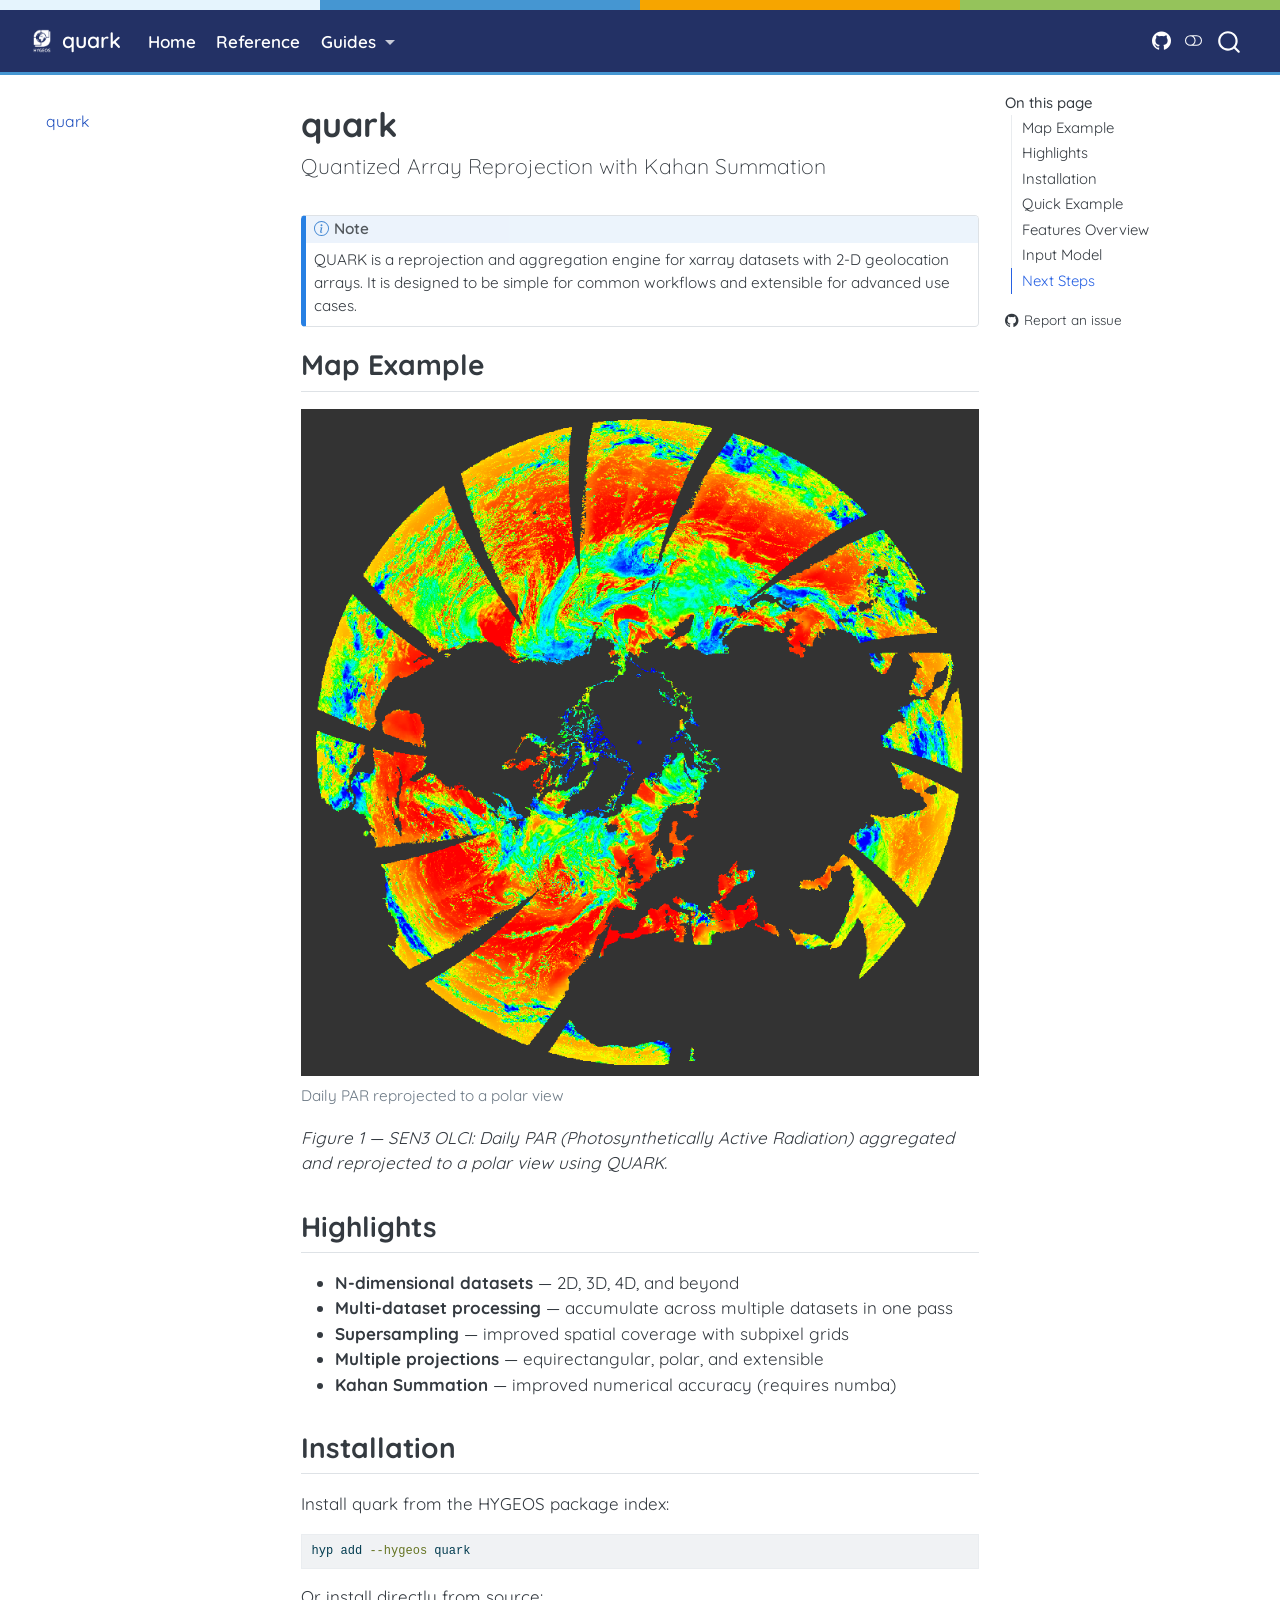
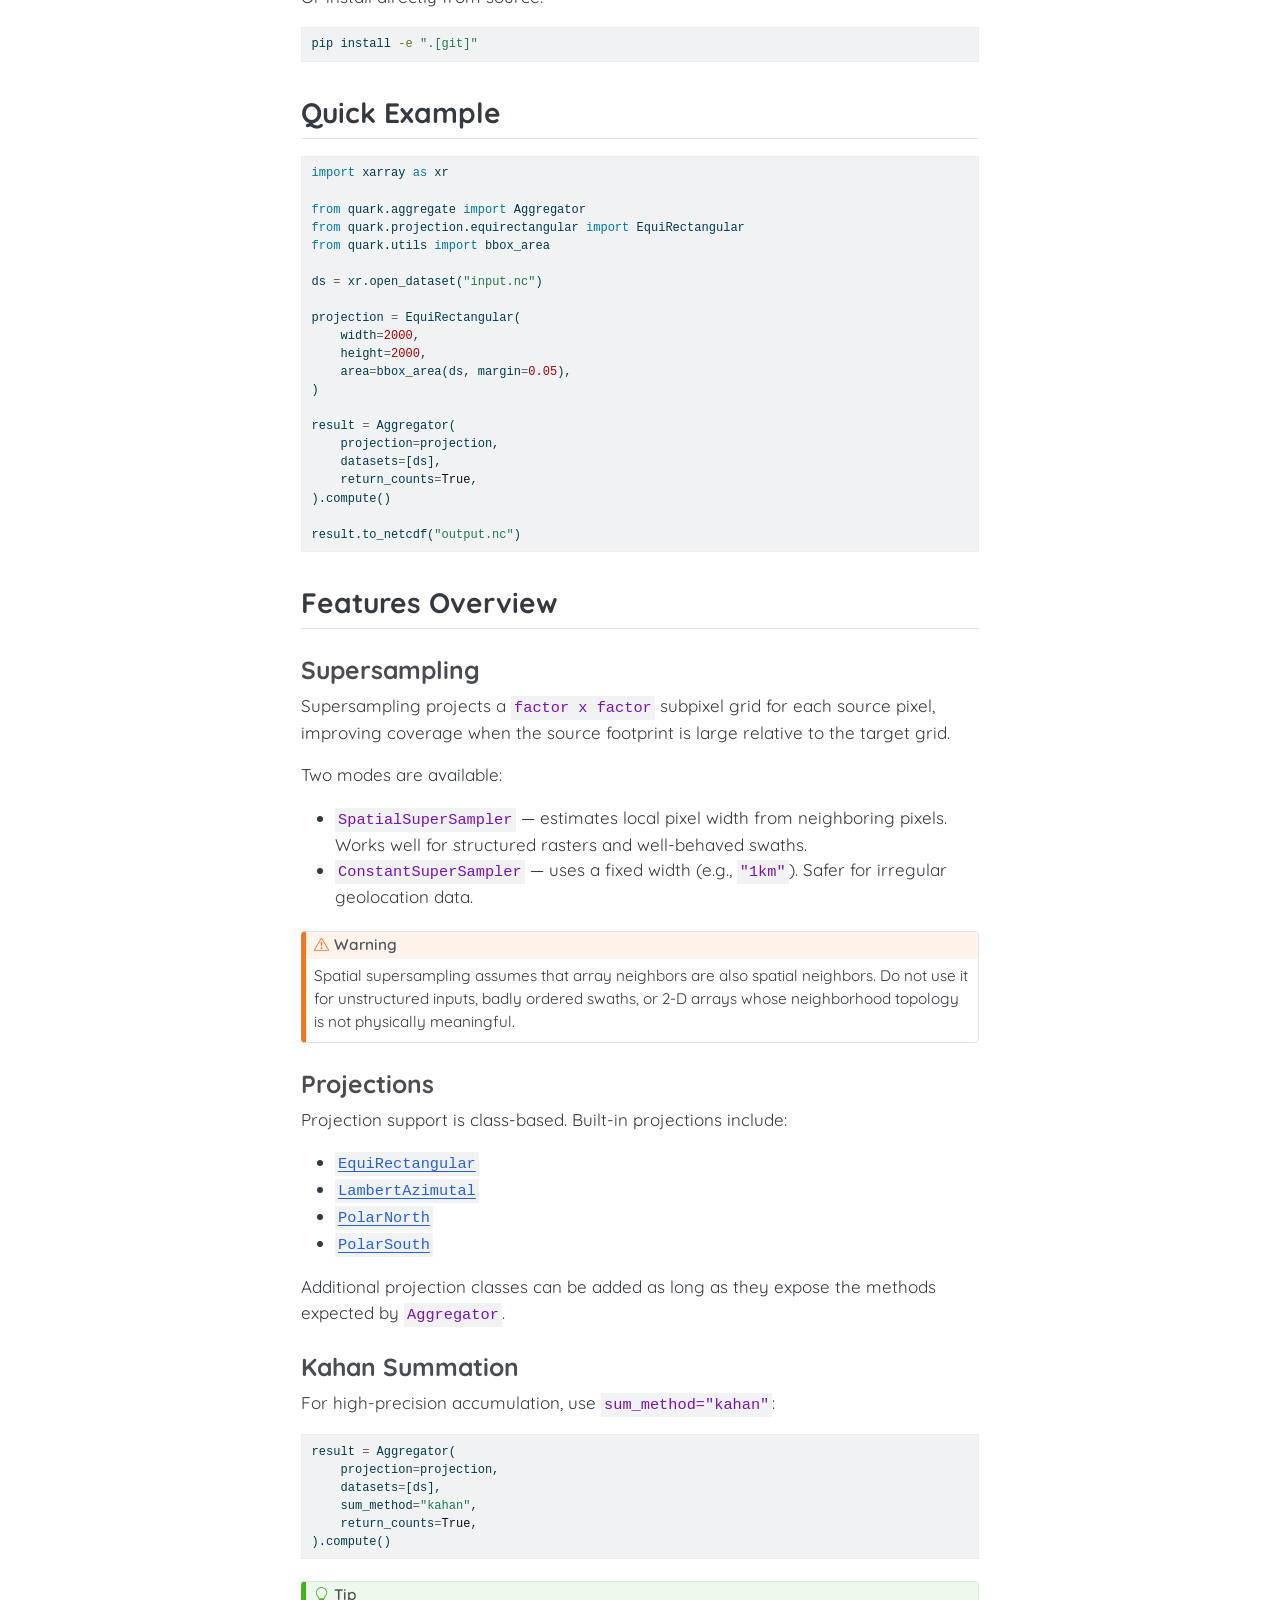
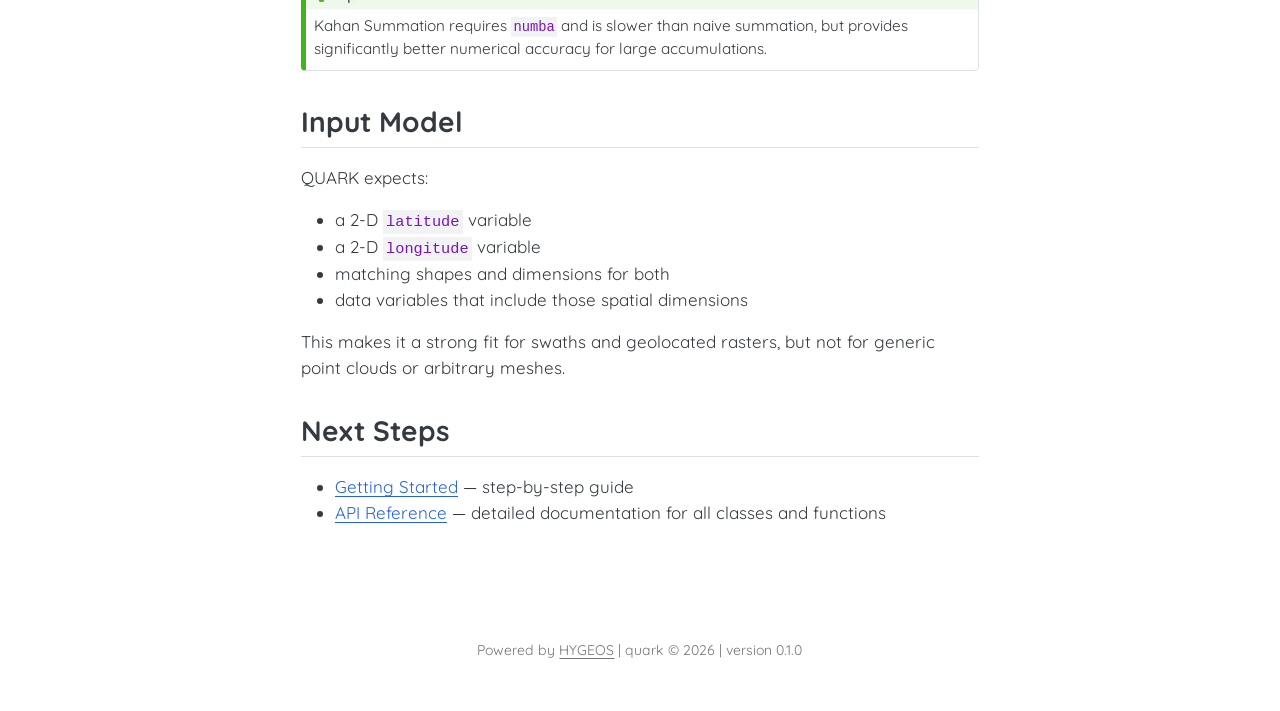
<file: index.html>
<!DOCTYPE html>
<html xmlns="http://www.w3.org/1999/xhtml" lang="en" xml:lang="en"><head>

<meta charset="utf-8">
<meta name="generator" content="quarto-1.9.38">

<meta name="viewport" content="width=device-width, initial-scale=1.0, user-scalable=yes">


<title>quark</title>
<style>
/* Default styles provided by pandoc.
** See https://pandoc.org/MANUAL.html#variables-for-html for config info.
*/
code{white-space: pre-wrap;}
span.smallcaps{font-variant: small-caps;}
div.columns{display: flex; gap: min(4vw, 1.5em);}
div.column{flex: auto; overflow-x: auto;}
div.hanging-indent{margin-left: 1.5em; text-indent: -1.5em;}
ul.task-list{list-style: none;}
ul.task-list li input[type="checkbox"] {
  width: 0.8em;
  margin: 0 0.8em 0.2em -1em; /* quarto-specific, see https://github.com/quarto-dev/quarto-cli/issues/4556 */ 
  vertical-align: middle;
}
/* CSS for syntax highlighting */
html { -webkit-text-size-adjust: 100%; }
pre > code.sourceCode { white-space: pre; position: relative; }
pre > code.sourceCode > span { display: inline-block; line-height: 1.25; }
pre > code.sourceCode > span:empty { height: 1.2em; }
.sourceCode { overflow: visible; }
code.sourceCode > span { color: inherit; text-decoration: inherit; }
div.sourceCode { margin: 1em 0; }
pre.sourceCode { margin: 0; }
@media screen {
div.sourceCode { overflow: auto; }
}
@media print {
pre > code.sourceCode { white-space: pre-wrap; }
pre > code.sourceCode > span { text-indent: -5em; padding-left: 5em; }
}
pre.numberSource code
  { counter-reset: source-line 0; }
pre.numberSource code > span
  { position: relative; left: -4em; counter-increment: source-line; }
pre.numberSource code > span > a:first-child::before
  { content: counter(source-line);
    position: relative; left: -1em; text-align: right; vertical-align: baseline;
    border: none; display: inline-block;
    -webkit-touch-callout: none; -webkit-user-select: none;
    -khtml-user-select: none; -moz-user-select: none;
    -ms-user-select: none; user-select: none;
    padding: 0 4px; width: 4em;
  }
pre.numberSource { margin-left: 3em;  padding-left: 4px; }
div.sourceCode
  {   }
@media screen {
pre > code.sourceCode > span > a:first-child::before { text-decoration: underline; }
}
</style>


<script src="site_libs/quarto-nav/quarto-nav.js"></script>
<script src="site_libs/quarto-nav/headroom.min.js"></script>
<script src="site_libs/clipboard/clipboard.min.js"></script>
<script src="site_libs/quarto-search/autocomplete.umd.js"></script>
<script src="site_libs/quarto-search/fuse.min.js"></script>
<script src="site_libs/quarto-search/quarto-search.js"></script>
<meta name="quarto:offset" content="./">
<script src="site_libs/quarto-html/quarto.js" type="module"></script>
<script src="site_libs/quarto-html/tabsets/tabsets.js" type="module"></script>
<script src="site_libs/quarto-html/popper.min.js"></script>
<script src="site_libs/quarto-html/tippy.umd.min.js"></script>
<script src="site_libs/quarto-html/anchor.min.js"></script>
<link href="site_libs/quarto-html/tippy.css" rel="stylesheet">
<link href="site_libs/quarto-html/quarto-syntax-highlighting-15634bcf2e68342d4ad2dfa704d543f6.css" rel="stylesheet" class="quarto-color-scheme" id="quarto-text-highlighting-styles">
<link href="site_libs/quarto-html/quarto-syntax-highlighting-dark-0a6b7249c26820e032cb0bd839ff02b1.css" rel="stylesheet" class="quarto-color-scheme quarto-color-alternate" id="quarto-text-highlighting-styles">
<link href="site_libs/quarto-html/quarto-syntax-highlighting-15634bcf2e68342d4ad2dfa704d543f6.css" rel="stylesheet" class="quarto-color-scheme-extra" id="quarto-text-highlighting-styles">
<script src="site_libs/bootstrap/bootstrap.min.js"></script>
<link href="site_libs/bootstrap/bootstrap-icons.css" rel="stylesheet">
<link href="site_libs/bootstrap/bootstrap-56cd821b5626d7d4691afdc80bf6577c.min.css" rel="stylesheet" append-hash="true" class="quarto-color-scheme" id="quarto-bootstrap" data-mode="light">
<link href="site_libs/bootstrap/bootstrap-dark-93aa7c785f3754f85ba3eb74c5c8b468.min.css" rel="stylesheet" append-hash="true" class="quarto-color-scheme quarto-color-alternate" id="quarto-bootstrap" data-mode="dark">
<link href="site_libs/bootstrap/bootstrap-56cd821b5626d7d4691afdc80bf6577c.min.css" rel="stylesheet" append-hash="true" class="quarto-color-scheme-extra" id="quarto-bootstrap" data-mode="light">
<script id="quarto-search-options" type="application/json">{
  "location": "navbar",
  "copy-button": false,
  "collapse-after": 3,
  "panel-placement": "end",
  "type": "overlay",
  "limit": 50,
  "keyboard-shortcut": [
    "f",
    "/",
    "s"
  ],
  "language": {
    "search-no-results-text": "No results",
    "search-matching-documents-text": "matching documents",
    "search-copy-link-title": "Copy link to search",
    "search-hide-matches-text": "Hide additional matches",
    "search-more-match-text": "more match in this document",
    "search-more-matches-text": "more matches in this document",
    "search-clear-button-title": "Clear",
    "search-text-placeholder": "",
    "search-detached-cancel-button-title": "Cancel",
    "search-submit-button-title": "Submit",
    "search-label": "Search"
  }
}</script>


<link rel="stylesheet" href="site_libs/quarto-contrib/quarto-project/hygeos-docs/css/hygeos-docs.css">
<meta property="og:title" content="quark">
<meta property="og:description" content="Quantized Array Reprojection with Kahan Summation">
<meta property="og:image" content="https://hygeos.github.io/Quark/img/daily_PAR_polar_example.png">
<meta property="og:site_name" content="quark">
<meta property="og:image:height" content="843">
<meta property="og:image:width" content="856">
</head>

<body class="nav-sidebar floating nav-fixed quarto-light"><script id="quarto-html-before-body" type="application/javascript">
    const toggleBodyColorMode = (bsSheetEl) => {
      const mode = bsSheetEl.getAttribute("data-mode");
      const bodyEl = window.document.querySelector("body");
      if (mode === "dark") {
        bodyEl.classList.add("quarto-dark");
        bodyEl.classList.remove("quarto-light");
      } else {
        bodyEl.classList.add("quarto-light");
        bodyEl.classList.remove("quarto-dark");
      }
    }
    const toggleBodyColorPrimary = () => {
      const bsSheetEl = window.document.querySelector("link#quarto-bootstrap:not([rel=disabled-stylesheet])");
      if (bsSheetEl) {
        toggleBodyColorMode(bsSheetEl);
      }
    }
    const setColorSchemeToggle = (alternate) => {
      const toggles = window.document.querySelectorAll('.quarto-color-scheme-toggle');
      for (let i=0; i < toggles.length; i++) {
        const toggle = toggles[i];
        if (toggle) {
          if (alternate) {
            toggle.classList.add("alternate");
          } else {
            toggle.classList.remove("alternate");
          }
        }
      }
    };
    const toggleColorMode = (alternate) => {
      // Switch the stylesheets
      const primaryStylesheets = window.document.querySelectorAll('link.quarto-color-scheme:not(.quarto-color-alternate)');
      const alternateStylesheets = window.document.querySelectorAll('link.quarto-color-scheme.quarto-color-alternate');
      manageTransitions('#quarto-margin-sidebar .nav-link', false);
      if (alternate) {
        // note: dark is layered on light, we don't disable primary!
        enableStylesheet(alternateStylesheets);
        for (const sheetNode of alternateStylesheets) {
          if (sheetNode.id === "quarto-bootstrap") {
            toggleBodyColorMode(sheetNode);
          }
        }
      } else {
        disableStylesheet(alternateStylesheets);
        enableStylesheet(primaryStylesheets)
        toggleBodyColorPrimary();
      }
      manageTransitions('#quarto-margin-sidebar .nav-link', true);
      // Switch the toggles
      setColorSchemeToggle(alternate)
      // Hack to workaround the fact that safari doesn't
      // properly recolor the scrollbar when toggling (#1455)
      if (navigator.userAgent.indexOf('Safari') > 0 && navigator.userAgent.indexOf('Chrome') == -1) {
        manageTransitions("body", false);
        window.scrollTo(0, 1);
        setTimeout(() => {
          window.scrollTo(0, 0);
          manageTransitions("body", true);
        }, 40);
      }
    }
    const disableStylesheet = (stylesheets) => {
      for (let i=0; i < stylesheets.length; i++) {
        const stylesheet = stylesheets[i];
        stylesheet.rel = 'disabled-stylesheet';
      }
    }
    const enableStylesheet = (stylesheets) => {
      for (let i=0; i < stylesheets.length; i++) {
        const stylesheet = stylesheets[i];
        if(stylesheet.rel !== 'stylesheet') { // for Chrome, which will still FOUC without this check
          stylesheet.rel = 'stylesheet';
        }
      }
    }
    const manageTransitions = (selector, allowTransitions) => {
      const els = window.document.querySelectorAll(selector);
      for (let i=0; i < els.length; i++) {
        const el = els[i];
        if (allowTransitions) {
          el.classList.remove('notransition');
        } else {
          el.classList.add('notransition');
        }
      }
    }
    const isFileUrl = () => {
      return window.location.protocol === 'file:';
    }
    const hasAlternateSentinel = () => {
      let styleSentinel = getColorSchemeSentinel();
      if (styleSentinel !== null) {
        return styleSentinel === "alternate";
      } else {
        return false;
      }
    }
    const setStyleSentinel = (alternate) => {
      const value = alternate ? "alternate" : "default";
      if (!isFileUrl()) {
        window.localStorage.setItem("quarto-color-scheme", value);
      } else {
        localAlternateSentinel = value;
      }
    }
    const getColorSchemeSentinel = () => {
      if (!isFileUrl()) {
        const storageValue = window.localStorage.getItem("quarto-color-scheme");
        return storageValue != null ? storageValue : localAlternateSentinel;
      } else {
        return localAlternateSentinel;
      }
    }
    const toggleGiscusIfUsed = (isAlternate, darkModeDefault) => {
      const baseTheme = document.querySelector('#giscus-base-theme')?.value ?? 'light';
      const alternateTheme = document.querySelector('#giscus-alt-theme')?.value ?? 'dark';
      let newTheme = '';
      if(authorPrefersDark) {
        newTheme = isAlternate ? baseTheme : alternateTheme;
      } else {
        newTheme = isAlternate ? alternateTheme : baseTheme;
      }
      const changeGiscusTheme = () => {
        // From: https://github.com/giscus/giscus/issues/336
        const sendMessage = (message) => {
          const iframe = document.querySelector('iframe.giscus-frame');
          if (!iframe) return;
          iframe.contentWindow.postMessage({ giscus: message }, 'https://giscus.app');
        }
        sendMessage({
          setConfig: {
            theme: newTheme
          }
        });
      }
      const isGiscussLoaded = window.document.querySelector('iframe.giscus-frame') !== null;
      if (isGiscussLoaded) {
        changeGiscusTheme();
      }
    };
    const authorPrefersDark = false;
    const darkModeDefault = authorPrefersDark;
      document.querySelector('link#quarto-text-highlighting-styles.quarto-color-scheme-extra').rel = 'disabled-stylesheet';
      document.querySelector('link#quarto-bootstrap.quarto-color-scheme-extra').rel = 'disabled-stylesheet';
    let localAlternateSentinel = darkModeDefault ? 'alternate' : 'default';
    // Dark / light mode switch
    window.quartoToggleColorScheme = () => {
      // Read the current dark / light value
      let toAlternate = !hasAlternateSentinel();
      toggleColorMode(toAlternate);
      setStyleSentinel(toAlternate);
      toggleGiscusIfUsed(toAlternate, darkModeDefault);
      window.dispatchEvent(new Event('resize'));
    };
    // Switch to dark mode if need be
    if (hasAlternateSentinel()) {
      toggleColorMode(true);
    } else {
      toggleColorMode(false);
    }
  </script>

<div id="quarto-search-results"></div>
  <header id="quarto-header" class="headroom fixed-top">
    <nav class="navbar navbar-expand-lg " data-bs-theme="dark">
      <div class="navbar-container container-fluid">
      <div class="navbar-brand-container mx-auto">
    <a href="./index.html" class="navbar-brand navbar-brand-logo">
    <img src="site_libs/quarto-contrib/quarto-project/hygeos-docs/logo-carre-blanc.png" alt="HYGEOS" class="navbar-logo light-content">
    <img src="site_libs/quarto-contrib/quarto-project/hygeos-docs/logo-carre-blanc.png" alt="HYGEOS" class="navbar-logo dark-content">
    </a>
    <a class="navbar-brand" href="./index.html">
    <span class="navbar-title">quark</span>
    </a>
  </div>
            <div id="quarto-search" class="" title="Search"></div>
          <button class="navbar-toggler" type="button" data-bs-toggle="collapse" data-bs-target="#navbarCollapse" aria-controls="navbarCollapse" role="menu" aria-expanded="false" aria-label="Toggle navigation" onclick="if (window.quartoToggleHeadroom) { window.quartoToggleHeadroom(); }">
  <span class="navbar-toggler-icon"></span>
</button>
          <div class="collapse navbar-collapse" id="navbarCollapse">
            <ul class="navbar-nav navbar-nav-scroll me-auto">
  <li class="nav-item">
    <a class="nav-link active" href="./index.html" aria-current="page"> 
<span class="menu-text">Home</span></a>
  </li>  
  <li class="nav-item">
    <a class="nav-link" href="./reference/"> 
<span class="menu-text">Reference</span></a>
  </li>  
  <li class="nav-item dropdown ">
    <a class="nav-link dropdown-toggle" href="#" id="nav-menu-guides" role="link" data-bs-toggle="dropdown" aria-expanded="false">
 <span class="menu-text">Guides</span>
    </a>
    <ul class="dropdown-menu" aria-labelledby="nav-menu-guides">    
        <li>
    <a class="dropdown-item" href="./articles/getting-started.html">
 <span class="dropdown-text">Getting Started</span></a>
  </li>  
        <li>
    <a class="dropdown-item" href="./articles/reproject-to-polar.html">
 <span class="dropdown-text">Reprojecting to Polar View</span></a>
  </li>  
        <li>
    <a class="dropdown-item" href="./articles/reproject-l1-equirectangular.html">
 <span class="dropdown-text">Reprojecting L1 to Equirectangular</span></a>
  </li>  
    </ul>
  </li>
</ul>
            <ul class="navbar-nav navbar-nav-scroll ms-auto">
  <li class="nav-item compact">
    <a class="nav-link" href="https://github.com/hygeos/Quark"> <i class="bi bi-github" role="img" aria-label="GitHub Repository">
</i> 
<span class="menu-text"></span></a>
  </li>  
</ul>
          </div> <!-- /navcollapse -->
            <div class="quarto-navbar-tools">
  <a href="" class="quarto-color-scheme-toggle quarto-navigation-tool  px-1" onclick="window.quartoToggleColorScheme(); return false;" title="Toggle dark mode"><i class="bi"></i></a>
</div>
      </div> <!-- /container-fluid -->
    </nav>
  <nav class="quarto-secondary-nav">
    <div class="container-fluid d-flex">
      <button type="button" class="quarto-btn-toggle btn" data-bs-toggle="collapse" role="button" data-bs-target=".quarto-sidebar-collapse-item" aria-controls="quarto-sidebar" aria-expanded="false" aria-label="Toggle sidebar navigation" onclick="if (window.quartoToggleHeadroom) { window.quartoToggleHeadroom(); }">
        <i class="bi bi-layout-text-sidebar-reverse"></i>
      </button>
        <nav class="quarto-page-breadcrumbs" aria-label="breadcrumb"><ol class="breadcrumb"><li class="breadcrumb-item"><a href="./index.html">quark</a></li></ol></nav>
        <a class="flex-grow-1" role="navigation" data-bs-toggle="collapse" data-bs-target=".quarto-sidebar-collapse-item" aria-controls="quarto-sidebar" aria-expanded="false" aria-label="Toggle sidebar navigation" onclick="if (window.quartoToggleHeadroom) { window.quartoToggleHeadroom(); }">      
        </a>
    </div>
  </nav>
</header>
<!-- content -->
<div id="quarto-content" class="quarto-container page-columns page-rows-contents page-layout-article page-navbar">
<!-- sidebar -->
  <nav id="quarto-sidebar" class="sidebar collapse collapse-horizontal quarto-sidebar-collapse-item sidebar-navigation floating overflow-auto">
    <div class="sidebar-menu-container"> 
    <ul class="list-unstyled mt-1">
        <li class="sidebar-item">
  <div class="sidebar-item-container"> 
  <a href="./index.html" class="sidebar-item-text sidebar-link active">
 <span class="menu-text">quark</span></a>
  </div>
</li>
    </ul>
    </div>
</nav>
<div id="quarto-sidebar-glass" class="quarto-sidebar-collapse-item" data-bs-toggle="collapse" data-bs-target=".quarto-sidebar-collapse-item"></div>
<!-- margin-sidebar -->
    <div id="quarto-margin-sidebar" class="sidebar margin-sidebar">
        <nav id="TOC" role="doc-toc" class="toc-active">
    <h2 id="toc-title">On this page</h2>
   
  <ul>
  <li><a href="#map-example" id="toc-map-example" class="nav-link active" data-scroll-target="#map-example">Map Example</a></li>
  <li><a href="#highlights" id="toc-highlights" class="nav-link" data-scroll-target="#highlights">Highlights</a></li>
  <li><a href="#installation" id="toc-installation" class="nav-link" data-scroll-target="#installation">Installation</a></li>
  <li><a href="#quick-example" id="toc-quick-example" class="nav-link" data-scroll-target="#quick-example">Quick Example</a></li>
  <li><a href="#features-overview" id="toc-features-overview" class="nav-link" data-scroll-target="#features-overview">Features Overview</a>
  <ul class="collapse">
  <li><a href="#supersampling" id="toc-supersampling" class="nav-link" data-scroll-target="#supersampling">Supersampling</a></li>
  <li><a href="#projections" id="toc-projections" class="nav-link" data-scroll-target="#projections">Projections</a></li>
  <li><a href="#kahan-summation" id="toc-kahan-summation" class="nav-link" data-scroll-target="#kahan-summation">Kahan Summation</a></li>
  </ul></li>
  <li><a href="#input-model" id="toc-input-model" class="nav-link" data-scroll-target="#input-model">Input Model</a></li>
  <li><a href="#next-steps" id="toc-next-steps" class="nav-link" data-scroll-target="#next-steps">Next Steps</a></li>
  </ul>
<div class="toc-actions"><ul><li><a href="https://github.com/hygeos/Quark/issues/new" class="toc-action"><i class="bi bi-github"></i>Report an issue</a></li></ul></div></nav>
    </div>
<!-- main -->
<main class="content" id="quarto-document-content">


<header id="title-block-header" class="quarto-title-block default">
<div class="quarto-title">
<h1 class="title">quark</h1>
<p class="subtitle lead">Quantized Array Reprojection with Kahan Summation</p>
</div>



<div class="quarto-title-meta">

    
  
    
  </div>
  


</header>


<div class="callout callout-style-default callout-note callout-titled">
<div class="callout-header d-flex align-content-center">
<div class="callout-icon-container">
<i class="callout-icon"></i>
</div>
<div class="callout-title-container flex-fill">
Note
</div>
</div>
<div class="callout-body-container callout-body">
<p>QUARK is a reprojection and aggregation engine for xarray datasets with 2-D geolocation arrays. It is designed to be simple for common workflows and extensible for advanced use cases.</p>
</div>
</div>
<section id="map-example" class="level2">
<h2 class="anchored" data-anchor-id="map-example">Map Example</h2>
<div data-align="center">
<div class="quarto-figure quarto-figure-center">
<figure class="figure">
<p><img src="img/daily_PAR_polar_example.png" class="img-fluid figure-img" width="800"></p>
<figcaption>Daily PAR reprojected to a polar view</figcaption>
</figure>
</div>
<p><em>Figure 1 — SEN3 OLCI: Daily PAR (Photosynthetically Active Radiation) aggregated and reprojected to a polar view using QUARK.</em></p>
</div>
</section>
<section id="highlights" class="level2">
<h2 class="anchored" data-anchor-id="highlights">Highlights</h2>
<ul>
<li><strong>N-dimensional datasets</strong> — 2D, 3D, 4D, and beyond</li>
<li><strong>Multi-dataset processing</strong> — accumulate across multiple datasets in one pass</li>
<li><strong>Supersampling</strong> — improved spatial coverage with subpixel grids</li>
<li><strong>Multiple projections</strong> — equirectangular, polar, and extensible</li>
<li><strong>Kahan Summation</strong> — improved numerical accuracy (requires numba)</li>
</ul>
</section>
<section id="installation" class="level2">
<h2 class="anchored" data-anchor-id="installation">Installation</h2>
<p>Install quark from the HYGEOS package index:</p>
<div class="code-copy-outer-scaffold"><div class="sourceCode" id="cb1"><pre class="sourceCode bash code-with-copy"><code class="sourceCode bash"><span id="cb1-1"><a href="#cb1-1" aria-hidden="true" tabindex="-1"></a><span class="ex">hyp</span> add <span class="at">--hygeos</span> quark</span></code></pre></div><button title="Copy to Clipboard" class="code-copy-button"><i class="bi"></i></button></div>
<p>Or install directly from source:</p>
<div class="code-copy-outer-scaffold"><div class="sourceCode" id="cb2"><pre class="sourceCode bash code-with-copy"><code class="sourceCode bash"><span id="cb2-1"><a href="#cb2-1" aria-hidden="true" tabindex="-1"></a><span class="ex">pip</span> install <span class="at">-e</span> <span class="st">".[git]"</span></span></code></pre></div><button title="Copy to Clipboard" class="code-copy-button"><i class="bi"></i></button></div>
</section>
<section id="quick-example" class="level2">
<h2 class="anchored" data-anchor-id="quick-example">Quick Example</h2>
<div class="code-copy-outer-scaffold"><div class="sourceCode" id="cb3"><pre class="sourceCode python code-with-copy"><code class="sourceCode python"><span id="cb3-1"><a href="#cb3-1" aria-hidden="true" tabindex="-1"></a><span class="im">import</span> xarray <span class="im">as</span> xr</span>
<span id="cb3-2"><a href="#cb3-2" aria-hidden="true" tabindex="-1"></a></span>
<span id="cb3-3"><a href="#cb3-3" aria-hidden="true" tabindex="-1"></a><span class="im">from</span> quark.aggregate <span class="im">import</span> Aggregator</span>
<span id="cb3-4"><a href="#cb3-4" aria-hidden="true" tabindex="-1"></a><span class="im">from</span> quark.projection.equirectangular <span class="im">import</span> EquiRectangular</span>
<span id="cb3-5"><a href="#cb3-5" aria-hidden="true" tabindex="-1"></a><span class="im">from</span> quark.utils <span class="im">import</span> bbox_area</span>
<span id="cb3-6"><a href="#cb3-6" aria-hidden="true" tabindex="-1"></a></span>
<span id="cb3-7"><a href="#cb3-7" aria-hidden="true" tabindex="-1"></a>ds <span class="op">=</span> xr.open_dataset(<span class="st">"input.nc"</span>)</span>
<span id="cb3-8"><a href="#cb3-8" aria-hidden="true" tabindex="-1"></a></span>
<span id="cb3-9"><a href="#cb3-9" aria-hidden="true" tabindex="-1"></a>projection <span class="op">=</span> EquiRectangular(</span>
<span id="cb3-10"><a href="#cb3-10" aria-hidden="true" tabindex="-1"></a>    width<span class="op">=</span><span class="dv">2000</span>,</span>
<span id="cb3-11"><a href="#cb3-11" aria-hidden="true" tabindex="-1"></a>    height<span class="op">=</span><span class="dv">2000</span>,</span>
<span id="cb3-12"><a href="#cb3-12" aria-hidden="true" tabindex="-1"></a>    area<span class="op">=</span>bbox_area(ds, margin<span class="op">=</span><span class="fl">0.05</span>),</span>
<span id="cb3-13"><a href="#cb3-13" aria-hidden="true" tabindex="-1"></a>)</span>
<span id="cb3-14"><a href="#cb3-14" aria-hidden="true" tabindex="-1"></a></span>
<span id="cb3-15"><a href="#cb3-15" aria-hidden="true" tabindex="-1"></a>result <span class="op">=</span> Aggregator(</span>
<span id="cb3-16"><a href="#cb3-16" aria-hidden="true" tabindex="-1"></a>    projection<span class="op">=</span>projection,</span>
<span id="cb3-17"><a href="#cb3-17" aria-hidden="true" tabindex="-1"></a>    datasets<span class="op">=</span>[ds],</span>
<span id="cb3-18"><a href="#cb3-18" aria-hidden="true" tabindex="-1"></a>    return_counts<span class="op">=</span><span class="va">True</span>,</span>
<span id="cb3-19"><a href="#cb3-19" aria-hidden="true" tabindex="-1"></a>).compute()</span>
<span id="cb3-20"><a href="#cb3-20" aria-hidden="true" tabindex="-1"></a></span>
<span id="cb3-21"><a href="#cb3-21" aria-hidden="true" tabindex="-1"></a>result.to_netcdf(<span class="st">"output.nc"</span>)</span></code></pre></div><button title="Copy to Clipboard" class="code-copy-button"><i class="bi"></i></button></div>
</section>
<section id="features-overview" class="level2">
<h2 class="anchored" data-anchor-id="features-overview">Features Overview</h2>
<section id="supersampling" class="level3">
<h3 class="anchored" data-anchor-id="supersampling">Supersampling</h3>
<p>Supersampling projects a <code>factor x factor</code> subpixel grid for each source pixel, improving coverage when the source footprint is large relative to the target grid.</p>
<p>Two modes are available:</p>
<ul>
<li><strong><code>SpatialSuperSampler</code></strong> — estimates local pixel width from neighboring pixels. Works well for structured rasters and well-behaved swaths.</li>
<li><strong><code>ConstantSuperSampler</code></strong> — uses a fixed width (e.g., <code>"1km"</code>). Safer for irregular geolocation data.</li>
</ul>
<div class="callout callout-style-default callout-warning callout-titled">
<div class="callout-header d-flex align-content-center">
<div class="callout-icon-container">
<i class="callout-icon"></i>
</div>
<div class="callout-title-container flex-fill">
Warning
</div>
</div>
<div class="callout-body-container callout-body">
<p>Spatial supersampling assumes that array neighbors are also spatial neighbors. Do not use it for unstructured inputs, badly ordered swaths, or 2-D arrays whose neighborhood topology is not physically meaningful.</p>
</div>
</div>
</section>
<section id="projections" class="level3">
<h3 class="anchored" data-anchor-id="projections">Projections</h3>
<p>Projection support is class-based. Built-in projections include:</p>
<ul>
<li><a href="reference/equirectangular"><code>EquiRectangular</code></a></li>
<li><a href="reference/lambertazimutal"><code>LambertAzimutal</code></a></li>
<li><a href="reference/polarnorth"><code>PolarNorth</code></a></li>
<li><a href="reference/polarsouth"><code>PolarSouth</code></a></li>
</ul>
<p>Additional projection classes can be added as long as they expose the methods expected by <code>Aggregator</code>.</p>
</section>
<section id="kahan-summation" class="level3">
<h3 class="anchored" data-anchor-id="kahan-summation">Kahan Summation</h3>
<p>For high-precision accumulation, use <code>sum_method="kahan"</code>:</p>
<div class="code-copy-outer-scaffold"><div class="sourceCode" id="cb4"><pre class="sourceCode python code-with-copy"><code class="sourceCode python"><span id="cb4-1"><a href="#cb4-1" aria-hidden="true" tabindex="-1"></a>result <span class="op">=</span> Aggregator(</span>
<span id="cb4-2"><a href="#cb4-2" aria-hidden="true" tabindex="-1"></a>    projection<span class="op">=</span>projection,</span>
<span id="cb4-3"><a href="#cb4-3" aria-hidden="true" tabindex="-1"></a>    datasets<span class="op">=</span>[ds],</span>
<span id="cb4-4"><a href="#cb4-4" aria-hidden="true" tabindex="-1"></a>    sum_method<span class="op">=</span><span class="st">"kahan"</span>,</span>
<span id="cb4-5"><a href="#cb4-5" aria-hidden="true" tabindex="-1"></a>    return_counts<span class="op">=</span><span class="va">True</span>,</span>
<span id="cb4-6"><a href="#cb4-6" aria-hidden="true" tabindex="-1"></a>).compute()</span></code></pre></div><button title="Copy to Clipboard" class="code-copy-button"><i class="bi"></i></button></div>
<div class="callout callout-style-default callout-tip callout-titled">
<div class="callout-header d-flex align-content-center">
<div class="callout-icon-container">
<i class="callout-icon"></i>
</div>
<div class="callout-title-container flex-fill">
Tip
</div>
</div>
<div class="callout-body-container callout-body">
<p>Kahan Summation requires <code>numba</code> and is slower than naive summation, but provides significantly better numerical accuracy for large accumulations.</p>
</div>
</div>
</section>
</section>
<section id="input-model" class="level2">
<h2 class="anchored" data-anchor-id="input-model">Input Model</h2>
<p>QUARK expects:</p>
<ul>
<li>a 2-D <code>latitude</code> variable</li>
<li>a 2-D <code>longitude</code> variable</li>
<li>matching shapes and dimensions for both</li>
<li>data variables that include those spatial dimensions</li>
</ul>
<p>This makes it a strong fit for swaths and geolocated rasters, but not for generic point clouds or arbitrary meshes.</p>
</section>
<section id="next-steps" class="level2">
<h2 class="anchored" data-anchor-id="next-steps">Next Steps</h2>
<ul>
<li><strong><a href="articles/getting-started">Getting Started</a></strong> — step-by-step guide</li>
<li><strong><a href="reference/">API Reference</a></strong> — detailed documentation for all classes and functions</li>
</ul>


</section>

</main> <!-- /main -->
<script id="quarto-html-after-body" type="application/javascript">
  window.document.addEventListener("DOMContentLoaded", function (event) {
    // Ensure there is a toggle, if there isn't float one in the top right
    if (window.document.querySelector('.quarto-color-scheme-toggle') === null) {
      const a = window.document.createElement('a');
      a.classList.add('top-right');
      a.classList.add('quarto-color-scheme-toggle');
      a.href = "";
      a.onclick = function() { try { window.quartoToggleColorScheme(); } catch {} return false; };
      const i = window.document.createElement("i");
      i.classList.add('bi');
      a.appendChild(i);
      window.document.body.appendChild(a);
    }
    setColorSchemeToggle(hasAlternateSentinel())
    const icon = "";
    const anchorJS = new window.AnchorJS();
    anchorJS.options = {
      placement: 'right',
      icon: icon
    };
    anchorJS.add('.anchored');
    const isCodeAnnotation = (el) => {
      for (const clz of el.classList) {
        if (clz.startsWith('code-annotation-')) {                     
          return true;
        }
      }
      return false;
    }
    const onCopySuccess = function(e) {
      // button target
      const button = e.trigger;
      // don't keep focus
      button.blur();
      // flash "checked"
      button.classList.add('code-copy-button-checked');
      var currentTitle = button.getAttribute("title");
      button.setAttribute("title", "Copied!");
      let tooltip;
      if (window.bootstrap) {
        button.setAttribute("data-bs-toggle", "tooltip");
        button.setAttribute("data-bs-placement", "left");
        button.setAttribute("data-bs-title", "Copied!");
        tooltip = new bootstrap.Tooltip(button, 
          { trigger: "manual", 
            customClass: "code-copy-button-tooltip",
            offset: [0, -8]});
        tooltip.show();    
      }
      setTimeout(function() {
        if (tooltip) {
          tooltip.hide();
          button.removeAttribute("data-bs-title");
          button.removeAttribute("data-bs-toggle");
          button.removeAttribute("data-bs-placement");
        }
        button.setAttribute("title", currentTitle);
        button.classList.remove('code-copy-button-checked');
      }, 1000);
      // clear code selection
      e.clearSelection();
    }
    const getTextToCopy = function(trigger) {
      const outerScaffold = trigger.parentElement.cloneNode(true);
      const codeEl = outerScaffold.querySelector('code');
      for (const childEl of codeEl.children) {
        if (isCodeAnnotation(childEl)) {
          childEl.remove();
        }
      }
      return codeEl.innerText;
    }
    const clipboard = new window.ClipboardJS('.code-copy-button:not([data-in-quarto-modal])', {
      text: getTextToCopy
    });
    clipboard.on('success', onCopySuccess);
    if (window.document.getElementById('quarto-embedded-source-code-modal')) {
      const clipboardModal = new window.ClipboardJS('.code-copy-button[data-in-quarto-modal]', {
        text: getTextToCopy,
        container: window.document.getElementById('quarto-embedded-source-code-modal')
      });
      clipboardModal.on('success', onCopySuccess);
    }
      var localhostRegex = new RegExp(/^(?:http|https):\/\/localhost\:?[0-9]*\//);
      var mailtoRegex = new RegExp(/^mailto:/);
        var filterRegex = new RegExp("https:\/\/hygeos\.github\.io\/Quark\/");
      var isInternal = (href) => {
          return filterRegex.test(href) || localhostRegex.test(href) || mailtoRegex.test(href);
      }
      // Inspect non-navigation links and adorn them if external
     var links = window.document.querySelectorAll('a[href]:not(.nav-link):not(.navbar-brand):not(.toc-action):not(.sidebar-link):not(.sidebar-item-toggle):not(.pagination-link):not(.no-external):not([aria-hidden]):not(.dropdown-item):not(.quarto-navigation-tool):not(.about-link)');
      for (var i=0; i<links.length; i++) {
        const link = links[i];
        if (!isInternal(link.href)) {
          // undo the damage that might have been done by quarto-nav.js in the case of
          // links that we want to consider external
          if (link.dataset.originalHref !== undefined) {
            link.href = link.dataset.originalHref;
          }
        }
      }
    function tippyHover(el, contentFn, onTriggerFn, onUntriggerFn) {
      const config = {
        allowHTML: true,
        maxWidth: 500,
        delay: 100,
        arrow: false,
        appendTo: function(el) {
            return el.parentElement;
        },
        interactive: true,
        interactiveBorder: 10,
        theme: 'quarto',
        placement: 'bottom-start',
      };
      if (contentFn) {
        config.content = contentFn;
      }
      if (onTriggerFn) {
        config.onTrigger = onTriggerFn;
      }
      if (onUntriggerFn) {
        config.onUntrigger = onUntriggerFn;
      }
      window.tippy(el, config); 
    }
    const noterefs = window.document.querySelectorAll('a[role="doc-noteref"]');
    for (var i=0; i<noterefs.length; i++) {
      const ref = noterefs[i];
      tippyHover(ref, function() {
        // use id or data attribute instead here
        let href = ref.getAttribute('data-footnote-href') || ref.getAttribute('href');
        try { href = new URL(href).hash; } catch {}
        const id = href.replace(/^#\/?/, "");
        const note = window.document.getElementById(id);
        if (note) {
          return note.innerHTML;
        } else {
          return "";
        }
      });
    }
    const xrefs = window.document.querySelectorAll('a.quarto-xref');
    const processXRef = (id, note) => {
      // Strip column container classes
      const stripColumnClz = (el) => {
        el.classList.remove("page-full", "page-columns");
        if (el.children) {
          for (const child of el.children) {
            stripColumnClz(child);
          }
        }
      }
      stripColumnClz(note)
      if (id === null || id.startsWith('sec-')) {
        // Special case sections, only their first couple elements
        const container = document.createElement("div");
        if (note.children && note.children.length > 2) {
          container.appendChild(note.children[0].cloneNode(true));
          for (let i = 1; i < note.children.length; i++) {
            const child = note.children[i];
            if (child.tagName === "P" && child.innerText === "") {
              continue;
            } else {
              container.appendChild(child.cloneNode(true));
              break;
            }
          }
          if (window.Quarto?.typesetMath) {
            window.Quarto.typesetMath(container);
          }
          return container.innerHTML
        } else {
          if (window.Quarto?.typesetMath) {
            window.Quarto.typesetMath(note);
          }
          return note.innerHTML;
        }
      } else {
        // Remove any anchor links if they are present
        const anchorLink = note.querySelector('a.anchorjs-link');
        if (anchorLink) {
          anchorLink.remove();
        }
        if (window.Quarto?.typesetMath) {
          window.Quarto.typesetMath(note);
        }
        if (note.classList.contains("callout")) {
          return note.outerHTML;
        } else {
          return note.innerHTML;
        }
      }
    }
    for (var i=0; i<xrefs.length; i++) {
      const xref = xrefs[i];
      tippyHover(xref, undefined, function(instance) {
        instance.disable();
        let url = xref.getAttribute('href');
        let hash = undefined; 
        if (url.startsWith('#')) {
          hash = url;
        } else {
          try { hash = new URL(url).hash; } catch {}
        }
        if (hash) {
          const id = hash.replace(/^#\/?/, "");
          const note = window.document.getElementById(id);
          if (note !== null) {
            try {
              const html = processXRef(id, note.cloneNode(true));
              instance.setContent(html);
            } finally {
              instance.enable();
              instance.show();
            }
          } else {
            // See if we can fetch this
            fetch(url.split('#')[0])
            .then(res => res.text())
            .then(html => {
              const parser = new DOMParser();
              const htmlDoc = parser.parseFromString(html, "text/html");
              const note = htmlDoc.getElementById(id);
              if (note !== null) {
                const html = processXRef(id, note);
                instance.setContent(html);
              } 
            }).finally(() => {
              instance.enable();
              instance.show();
            });
          }
        } else {
          // See if we can fetch a full url (with no hash to target)
          // This is a special case and we should probably do some content thinning / targeting
          fetch(url)
          .then(res => res.text())
          .then(html => {
            const parser = new DOMParser();
            const htmlDoc = parser.parseFromString(html, "text/html");
            const note = htmlDoc.querySelector('main.content');
            if (note !== null) {
              // This should only happen for chapter cross references
              // (since there is no id in the URL)
              // remove the first header
              if (note.children.length > 0 && note.children[0].tagName === "HEADER") {
                note.children[0].remove();
              }
              const html = processXRef(null, note);
              instance.setContent(html);
            } 
          }).finally(() => {
            instance.enable();
            instance.show();
          });
        }
      }, function(instance) {
      });
    }
        let selectedAnnoteEl;
        const selectorForAnnotation = ( cell, annotation) => {
          let cellAttr = 'data-code-cell="' + cell + '"';
          let lineAttr = 'data-code-annotation="' +  annotation + '"';
          const selector = 'span[' + cellAttr + '][' + lineAttr + ']';
          return selector;
        }
        const selectCodeLines = (annoteEl) => {
          const doc = window.document;
          const targetCell = annoteEl.getAttribute("data-target-cell");
          const targetAnnotation = annoteEl.getAttribute("data-target-annotation");
          const annoteSpan = window.document.querySelector(selectorForAnnotation(targetCell, targetAnnotation));
          const lines = annoteSpan.getAttribute("data-code-lines").split(",");
          const lineIds = lines.map((line) => {
            return targetCell + "-" + line;
          })
          let top = null;
          let height = null;
          let parent = null;
          if (lineIds.length > 0) {
              //compute the position of the single el (top and bottom and make a div)
              const el = window.document.getElementById(lineIds[0]);
              top = el.offsetTop;
              height = el.offsetHeight;
              parent = el.parentElement.parentElement;
            if (lineIds.length > 1) {
              const lastEl = window.document.getElementById(lineIds[lineIds.length - 1]);
              const bottom = lastEl.offsetTop + lastEl.offsetHeight;
              height = bottom - top;
            }
            if (top !== null && height !== null && parent !== null) {
              // cook up a div (if necessary) and position it 
              let div = window.document.getElementById("code-annotation-line-highlight");
              if (div === null) {
                div = window.document.createElement("div");
                div.setAttribute("id", "code-annotation-line-highlight");
                div.style.position = 'absolute';
                parent.appendChild(div);
              }
              div.style.top = top - 2 + "px";
              div.style.height = height + 4 + "px";
              div.style.left = 0;
              let gutterDiv = window.document.getElementById("code-annotation-line-highlight-gutter");
              if (gutterDiv === null) {
                gutterDiv = window.document.createElement("div");
                gutterDiv.setAttribute("id", "code-annotation-line-highlight-gutter");
                gutterDiv.style.position = 'absolute';
                const codeCell = window.document.getElementById(targetCell);
                const gutter = codeCell.querySelector('.code-annotation-gutter');
                gutter.appendChild(gutterDiv);
              }
              gutterDiv.style.top = top - 2 + "px";
              gutterDiv.style.height = height + 4 + "px";
            }
            selectedAnnoteEl = annoteEl;
          }
        };
        const unselectCodeLines = () => {
          const elementsIds = ["code-annotation-line-highlight", "code-annotation-line-highlight-gutter"];
          elementsIds.forEach((elId) => {
            const div = window.document.getElementById(elId);
            if (div) {
              div.remove();
            }
          });
          selectedAnnoteEl = undefined;
        };
          // Handle positioning of the toggle
      window.addEventListener(
        "resize",
        throttle(() => {
          elRect = undefined;
          if (selectedAnnoteEl) {
            selectCodeLines(selectedAnnoteEl);
          }
        }, 10)
      );
      function throttle(fn, ms) {
      let throttle = false;
      let timer;
        return (...args) => {
          if(!throttle) { // first call gets through
              fn.apply(this, args);
              throttle = true;
          } else { // all the others get throttled
              if(timer) clearTimeout(timer); // cancel #2
              timer = setTimeout(() => {
                fn.apply(this, args);
                timer = throttle = false;
              }, ms);
          }
        };
      }
        // Attach click handler to the DT
        const annoteDls = window.document.querySelectorAll('dt[data-target-cell]');
        for (const annoteDlNode of annoteDls) {
          annoteDlNode.addEventListener('click', (event) => {
            const clickedEl = event.target;
            if (clickedEl !== selectedAnnoteEl) {
              unselectCodeLines();
              const activeEl = window.document.querySelector('dt[data-target-cell].code-annotation-active');
              if (activeEl) {
                activeEl.classList.remove('code-annotation-active');
              }
              selectCodeLines(clickedEl);
              clickedEl.classList.add('code-annotation-active');
            } else {
              // Unselect the line
              unselectCodeLines();
              clickedEl.classList.remove('code-annotation-active');
            }
          });
        }
    const findCites = (el) => {
      const parentEl = el.parentElement;
      if (parentEl) {
        const cites = parentEl.dataset.cites;
        if (cites) {
          return {
            el,
            cites: cites.split(' ')
          };
        } else {
          return findCites(el.parentElement)
        }
      } else {
        return undefined;
      }
    };
    var bibliorefs = window.document.querySelectorAll('a[role="doc-biblioref"]');
    for (var i=0; i<bibliorefs.length; i++) {
      const ref = bibliorefs[i];
      const citeInfo = findCites(ref);
      if (citeInfo) {
        tippyHover(citeInfo.el, function() {
          var popup = window.document.createElement('div');
          citeInfo.cites.forEach(function(cite) {
            var citeDiv = window.document.createElement('div');
            citeDiv.classList.add('hanging-indent');
            citeDiv.classList.add('csl-entry');
            var biblioDiv = window.document.getElementById('ref-' + cite);
            if (biblioDiv) {
              citeDiv.innerHTML = biblioDiv.innerHTML;
            }
            popup.appendChild(citeDiv);
          });
          return popup.innerHTML;
        });
      }
    }
  });
  </script>
</div> <!-- /content -->
<footer class="footer">
  <div class="nav-footer">
    <div class="nav-footer-left">
      &nbsp;
    </div>   
    <div class="nav-footer-center">
<p>Powered by <a href="https://www.hygeos.com">HYGEOS</a> | quark © 2026 | version 0.1.0</p>
<div class="toc-actions d-sm-block d-md-none"><ul><li><a href="https://github.com/hygeos/Quark/issues/new" class="toc-action"><i class="bi bi-github"></i>Report an issue</a></li></ul></div></div>
    <div class="nav-footer-right">
      &nbsp;
    </div>
  </div>
</footer>




</body></html>
</file>
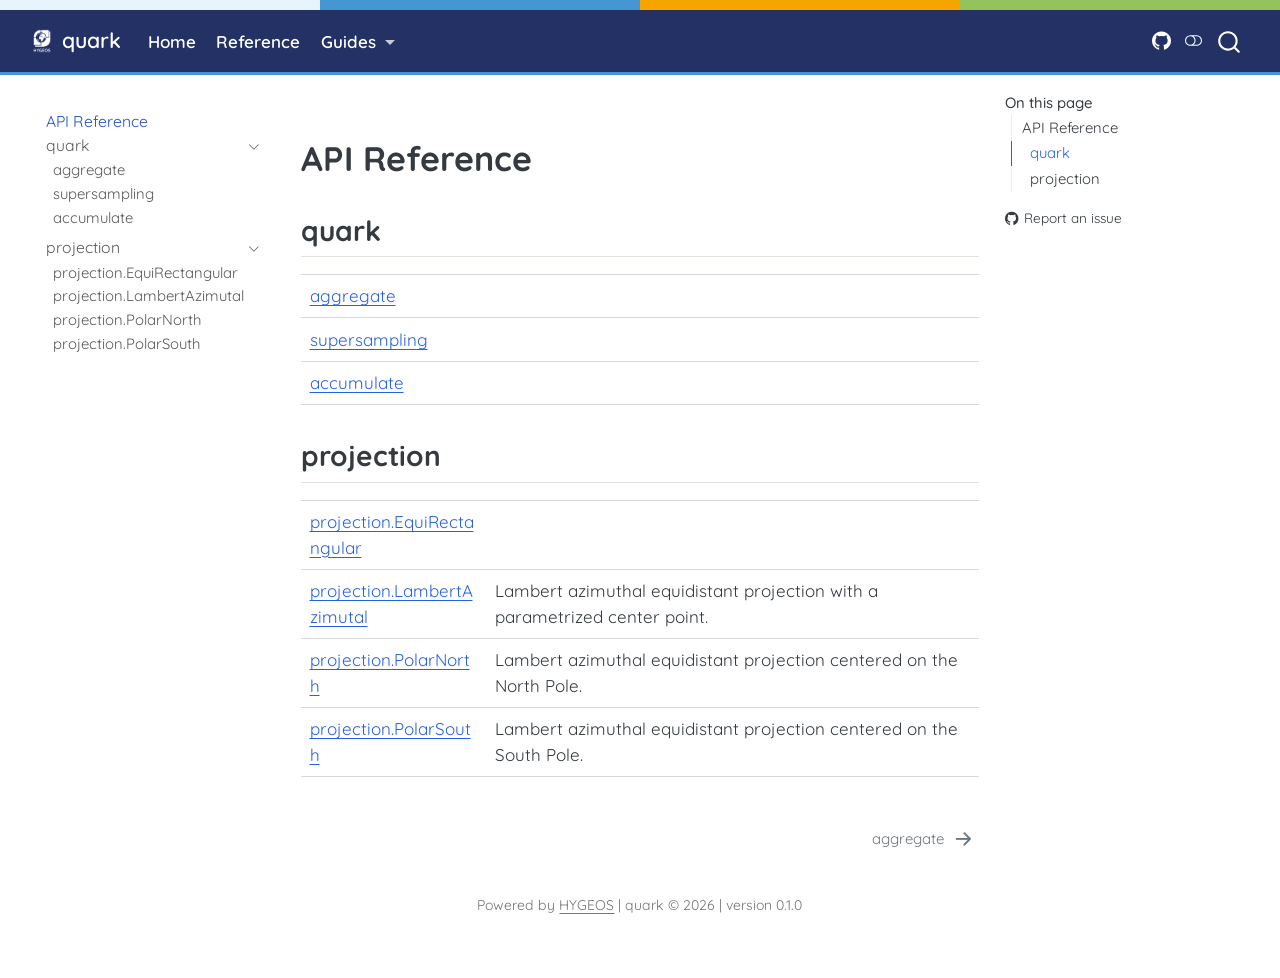
<file: reference/index.html>
<!DOCTYPE html>
<html xmlns="http://www.w3.org/1999/xhtml" lang="en" xml:lang="en"><head>

<meta charset="utf-8">
<meta name="generator" content="quarto-1.9.38">

<meta name="viewport" content="width=device-width, initial-scale=1.0, user-scalable=yes">


<title>index – quark</title>
<style>
/* Default styles provided by pandoc.
** See https://pandoc.org/MANUAL.html#variables-for-html for config info.
*/
code{white-space: pre-wrap;}
span.smallcaps{font-variant: small-caps;}
div.columns{display: flex; gap: min(4vw, 1.5em);}
div.column{flex: auto; overflow-x: auto;}
div.hanging-indent{margin-left: 1.5em; text-indent: -1.5em;}
ul.task-list{list-style: none;}
ul.task-list li input[type="checkbox"] {
  width: 0.8em;
  margin: 0 0.8em 0.2em -1em; /* quarto-specific, see https://github.com/quarto-dev/quarto-cli/issues/4556 */ 
  vertical-align: middle;
}
</style>


<script src="../site_libs/quarto-nav/quarto-nav.js"></script>
<script src="../site_libs/quarto-nav/headroom.min.js"></script>
<script src="../site_libs/clipboard/clipboard.min.js"></script>
<script src="../site_libs/quarto-search/autocomplete.umd.js"></script>
<script src="../site_libs/quarto-search/fuse.min.js"></script>
<script src="../site_libs/quarto-search/quarto-search.js"></script>
<meta name="quarto:offset" content="../">
<link href="../reference/aggregate.html" rel="next">
<script src="../site_libs/quarto-html/quarto.js" type="module"></script>
<script src="../site_libs/quarto-html/tabsets/tabsets.js" type="module"></script>
<script src="../site_libs/quarto-html/popper.min.js"></script>
<script src="../site_libs/quarto-html/tippy.umd.min.js"></script>
<script src="../site_libs/quarto-html/anchor.min.js"></script>
<link href="../site_libs/quarto-html/tippy.css" rel="stylesheet">
<link href="../site_libs/quarto-html/quarto-syntax-highlighting-15634bcf2e68342d4ad2dfa704d543f6.css" rel="stylesheet" class="quarto-color-scheme" id="quarto-text-highlighting-styles">
<link href="../site_libs/quarto-html/quarto-syntax-highlighting-dark-0a6b7249c26820e032cb0bd839ff02b1.css" rel="stylesheet" class="quarto-color-scheme quarto-color-alternate" id="quarto-text-highlighting-styles">
<link href="../site_libs/quarto-html/quarto-syntax-highlighting-15634bcf2e68342d4ad2dfa704d543f6.css" rel="stylesheet" class="quarto-color-scheme-extra" id="quarto-text-highlighting-styles">
<script src="../site_libs/bootstrap/bootstrap.min.js"></script>
<link href="../site_libs/bootstrap/bootstrap-icons.css" rel="stylesheet">
<link href="../site_libs/bootstrap/bootstrap-56cd821b5626d7d4691afdc80bf6577c.min.css" rel="stylesheet" append-hash="true" class="quarto-color-scheme" id="quarto-bootstrap" data-mode="light">
<link href="../site_libs/bootstrap/bootstrap-dark-93aa7c785f3754f85ba3eb74c5c8b468.min.css" rel="stylesheet" append-hash="true" class="quarto-color-scheme quarto-color-alternate" id="quarto-bootstrap" data-mode="dark">
<link href="../site_libs/bootstrap/bootstrap-56cd821b5626d7d4691afdc80bf6577c.min.css" rel="stylesheet" append-hash="true" class="quarto-color-scheme-extra" id="quarto-bootstrap" data-mode="light">
<script id="quarto-search-options" type="application/json">{
  "location": "navbar",
  "copy-button": false,
  "collapse-after": 3,
  "panel-placement": "end",
  "type": "overlay",
  "limit": 50,
  "keyboard-shortcut": [
    "f",
    "/",
    "s"
  ],
  "language": {
    "search-no-results-text": "No results",
    "search-matching-documents-text": "matching documents",
    "search-copy-link-title": "Copy link to search",
    "search-hide-matches-text": "Hide additional matches",
    "search-more-match-text": "more match in this document",
    "search-more-matches-text": "more matches in this document",
    "search-clear-button-title": "Clear",
    "search-text-placeholder": "",
    "search-detached-cancel-button-title": "Cancel",
    "search-submit-button-title": "Submit",
    "search-label": "Search"
  }
}</script>


<link rel="stylesheet" href="../site_libs/quarto-contrib/quarto-project/hygeos-docs/css/hygeos-docs.css">
<meta property="og:title" content="quark">
<meta property="og:site_name" content="quark">
</head>

<body class="nav-sidebar floating nav-fixed quarto-light"><script id="quarto-html-before-body" type="application/javascript">
    const toggleBodyColorMode = (bsSheetEl) => {
      const mode = bsSheetEl.getAttribute("data-mode");
      const bodyEl = window.document.querySelector("body");
      if (mode === "dark") {
        bodyEl.classList.add("quarto-dark");
        bodyEl.classList.remove("quarto-light");
      } else {
        bodyEl.classList.add("quarto-light");
        bodyEl.classList.remove("quarto-dark");
      }
    }
    const toggleBodyColorPrimary = () => {
      const bsSheetEl = window.document.querySelector("link#quarto-bootstrap:not([rel=disabled-stylesheet])");
      if (bsSheetEl) {
        toggleBodyColorMode(bsSheetEl);
      }
    }
    const setColorSchemeToggle = (alternate) => {
      const toggles = window.document.querySelectorAll('.quarto-color-scheme-toggle');
      for (let i=0; i < toggles.length; i++) {
        const toggle = toggles[i];
        if (toggle) {
          if (alternate) {
            toggle.classList.add("alternate");
          } else {
            toggle.classList.remove("alternate");
          }
        }
      }
    };
    const toggleColorMode = (alternate) => {
      // Switch the stylesheets
      const primaryStylesheets = window.document.querySelectorAll('link.quarto-color-scheme:not(.quarto-color-alternate)');
      const alternateStylesheets = window.document.querySelectorAll('link.quarto-color-scheme.quarto-color-alternate');
      manageTransitions('#quarto-margin-sidebar .nav-link', false);
      if (alternate) {
        // note: dark is layered on light, we don't disable primary!
        enableStylesheet(alternateStylesheets);
        for (const sheetNode of alternateStylesheets) {
          if (sheetNode.id === "quarto-bootstrap") {
            toggleBodyColorMode(sheetNode);
          }
        }
      } else {
        disableStylesheet(alternateStylesheets);
        enableStylesheet(primaryStylesheets)
        toggleBodyColorPrimary();
      }
      manageTransitions('#quarto-margin-sidebar .nav-link', true);
      // Switch the toggles
      setColorSchemeToggle(alternate)
      // Hack to workaround the fact that safari doesn't
      // properly recolor the scrollbar when toggling (#1455)
      if (navigator.userAgent.indexOf('Safari') > 0 && navigator.userAgent.indexOf('Chrome') == -1) {
        manageTransitions("body", false);
        window.scrollTo(0, 1);
        setTimeout(() => {
          window.scrollTo(0, 0);
          manageTransitions("body", true);
        }, 40);
      }
    }
    const disableStylesheet = (stylesheets) => {
      for (let i=0; i < stylesheets.length; i++) {
        const stylesheet = stylesheets[i];
        stylesheet.rel = 'disabled-stylesheet';
      }
    }
    const enableStylesheet = (stylesheets) => {
      for (let i=0; i < stylesheets.length; i++) {
        const stylesheet = stylesheets[i];
        if(stylesheet.rel !== 'stylesheet') { // for Chrome, which will still FOUC without this check
          stylesheet.rel = 'stylesheet';
        }
      }
    }
    const manageTransitions = (selector, allowTransitions) => {
      const els = window.document.querySelectorAll(selector);
      for (let i=0; i < els.length; i++) {
        const el = els[i];
        if (allowTransitions) {
          el.classList.remove('notransition');
        } else {
          el.classList.add('notransition');
        }
      }
    }
    const isFileUrl = () => {
      return window.location.protocol === 'file:';
    }
    const hasAlternateSentinel = () => {
      let styleSentinel = getColorSchemeSentinel();
      if (styleSentinel !== null) {
        return styleSentinel === "alternate";
      } else {
        return false;
      }
    }
    const setStyleSentinel = (alternate) => {
      const value = alternate ? "alternate" : "default";
      if (!isFileUrl()) {
        window.localStorage.setItem("quarto-color-scheme", value);
      } else {
        localAlternateSentinel = value;
      }
    }
    const getColorSchemeSentinel = () => {
      if (!isFileUrl()) {
        const storageValue = window.localStorage.getItem("quarto-color-scheme");
        return storageValue != null ? storageValue : localAlternateSentinel;
      } else {
        return localAlternateSentinel;
      }
    }
    const toggleGiscusIfUsed = (isAlternate, darkModeDefault) => {
      const baseTheme = document.querySelector('#giscus-base-theme')?.value ?? 'light';
      const alternateTheme = document.querySelector('#giscus-alt-theme')?.value ?? 'dark';
      let newTheme = '';
      if(authorPrefersDark) {
        newTheme = isAlternate ? baseTheme : alternateTheme;
      } else {
        newTheme = isAlternate ? alternateTheme : baseTheme;
      }
      const changeGiscusTheme = () => {
        // From: https://github.com/giscus/giscus/issues/336
        const sendMessage = (message) => {
          const iframe = document.querySelector('iframe.giscus-frame');
          if (!iframe) return;
          iframe.contentWindow.postMessage({ giscus: message }, 'https://giscus.app');
        }
        sendMessage({
          setConfig: {
            theme: newTheme
          }
        });
      }
      const isGiscussLoaded = window.document.querySelector('iframe.giscus-frame') !== null;
      if (isGiscussLoaded) {
        changeGiscusTheme();
      }
    };
    const authorPrefersDark = false;
    const darkModeDefault = authorPrefersDark;
      document.querySelector('link#quarto-text-highlighting-styles.quarto-color-scheme-extra').rel = 'disabled-stylesheet';
      document.querySelector('link#quarto-bootstrap.quarto-color-scheme-extra').rel = 'disabled-stylesheet';
    let localAlternateSentinel = darkModeDefault ? 'alternate' : 'default';
    // Dark / light mode switch
    window.quartoToggleColorScheme = () => {
      // Read the current dark / light value
      let toAlternate = !hasAlternateSentinel();
      toggleColorMode(toAlternate);
      setStyleSentinel(toAlternate);
      toggleGiscusIfUsed(toAlternate, darkModeDefault);
      window.dispatchEvent(new Event('resize'));
    };
    // Switch to dark mode if need be
    if (hasAlternateSentinel()) {
      toggleColorMode(true);
    } else {
      toggleColorMode(false);
    }
  </script>

<div id="quarto-search-results"></div>
  <header id="quarto-header" class="headroom fixed-top">
    <nav class="navbar navbar-expand-lg " data-bs-theme="dark">
      <div class="navbar-container container-fluid">
      <div class="navbar-brand-container mx-auto">
    <a href="../index.html" class="navbar-brand navbar-brand-logo">
    <img src="../site_libs/quarto-contrib/quarto-project/hygeos-docs/logo-carre-blanc.png" alt="HYGEOS" class="navbar-logo light-content">
    <img src="../site_libs/quarto-contrib/quarto-project/hygeos-docs/logo-carre-blanc.png" alt="HYGEOS" class="navbar-logo dark-content">
    </a>
    <a class="navbar-brand" href="../index.html">
    <span class="navbar-title">quark</span>
    </a>
  </div>
            <div id="quarto-search" class="" title="Search"></div>
          <button class="navbar-toggler" type="button" data-bs-toggle="collapse" data-bs-target="#navbarCollapse" aria-controls="navbarCollapse" role="menu" aria-expanded="false" aria-label="Toggle navigation" onclick="if (window.quartoToggleHeadroom) { window.quartoToggleHeadroom(); }">
  <span class="navbar-toggler-icon"></span>
</button>
          <div class="collapse navbar-collapse" id="navbarCollapse">
            <ul class="navbar-nav navbar-nav-scroll me-auto">
  <li class="nav-item">
    <a class="nav-link" href="../index.html"> 
<span class="menu-text">Home</span></a>
  </li>  
  <li class="nav-item">
    <a class="nav-link" href="../reference/"> 
<span class="menu-text">Reference</span></a>
  </li>  
  <li class="nav-item dropdown ">
    <a class="nav-link dropdown-toggle" href="#" id="nav-menu-guides" role="link" data-bs-toggle="dropdown" aria-expanded="false">
 <span class="menu-text">Guides</span>
    </a>
    <ul class="dropdown-menu" aria-labelledby="nav-menu-guides">    
        <li>
    <a class="dropdown-item" href="../articles/getting-started.html">
 <span class="dropdown-text">Getting Started</span></a>
  </li>  
        <li>
    <a class="dropdown-item" href="../articles/reproject-to-polar.html">
 <span class="dropdown-text">Reprojecting to Polar View</span></a>
  </li>  
        <li>
    <a class="dropdown-item" href="../articles/reproject-l1-equirectangular.html">
 <span class="dropdown-text">Reprojecting L1 to Equirectangular</span></a>
  </li>  
    </ul>
  </li>
</ul>
            <ul class="navbar-nav navbar-nav-scroll ms-auto">
  <li class="nav-item compact">
    <a class="nav-link" href="https://github.com/hygeos/Quark"> <i class="bi bi-github" role="img" aria-label="GitHub Repository">
</i> 
<span class="menu-text"></span></a>
  </li>  
</ul>
          </div> <!-- /navcollapse -->
            <div class="quarto-navbar-tools">
  <a href="" class="quarto-color-scheme-toggle quarto-navigation-tool  px-1" onclick="window.quartoToggleColorScheme(); return false;" title="Toggle dark mode"><i class="bi"></i></a>
</div>
      </div> <!-- /container-fluid -->
    </nav>
  <nav class="quarto-secondary-nav">
    <div class="container-fluid d-flex">
      <button type="button" class="quarto-btn-toggle btn" data-bs-toggle="collapse" role="button" data-bs-target=".quarto-sidebar-collapse-item" aria-controls="quarto-sidebar" aria-expanded="false" aria-label="Toggle sidebar navigation" onclick="if (window.quartoToggleHeadroom) { window.quartoToggleHeadroom(); }">
        <i class="bi bi-layout-text-sidebar-reverse"></i>
      </button>
        <nav class="quarto-page-breadcrumbs" aria-label="breadcrumb"><ol class="breadcrumb"><li class="breadcrumb-item"><a href="../reference/index.html">API Reference</a></li></ol></nav>
        <a class="flex-grow-1" role="navigation" data-bs-toggle="collapse" data-bs-target=".quarto-sidebar-collapse-item" aria-controls="quarto-sidebar" aria-expanded="false" aria-label="Toggle sidebar navigation" onclick="if (window.quartoToggleHeadroom) { window.quartoToggleHeadroom(); }">      
        </a>
    </div>
  </nav>
</header>
<!-- content -->
<div id="quarto-content" class="quarto-container page-columns page-rows-contents page-layout-article page-navbar">
<!-- sidebar -->
  <nav id="quarto-sidebar" class="sidebar collapse collapse-horizontal quarto-sidebar-collapse-item sidebar-navigation floating overflow-auto">
    <div class="sidebar-menu-container"> 
    <ul class="list-unstyled mt-1">
        <li class="sidebar-item">
  <div class="sidebar-item-container"> 
  <a href="../reference/index.html" class="sidebar-item-text sidebar-link active">
 <span class="menu-text">API Reference</span></a>
  </div>
</li>
        <li class="sidebar-item sidebar-item-section">
      <div class="sidebar-item-container"> 
            <a class="sidebar-item-text sidebar-link text-start" data-bs-toggle="collapse" data-bs-target="#quarto-sidebar-section-1" role="navigation" aria-expanded="true">
 <span class="menu-text">quark</span></a>
          <a class="sidebar-item-toggle text-start" data-bs-toggle="collapse" data-bs-target="#quarto-sidebar-section-1" role="navigation" aria-expanded="true" aria-label="Toggle section">
            <i class="bi bi-chevron-right ms-2"></i>
          </a> 
      </div>
      <ul id="quarto-sidebar-section-1" class="collapse list-unstyled sidebar-section depth1 show">  
          <li class="sidebar-item">
  <div class="sidebar-item-container"> 
  <a href="../reference/aggregate.html" class="sidebar-item-text sidebar-link">
 <span class="menu-text">aggregate</span></a>
  </div>
</li>
          <li class="sidebar-item">
  <div class="sidebar-item-container"> 
  <a href="../reference/supersampling.html" class="sidebar-item-text sidebar-link">
 <span class="menu-text">supersampling</span></a>
  </div>
</li>
          <li class="sidebar-item">
  <div class="sidebar-item-container"> 
  <a href="../reference/accumulate.html" class="sidebar-item-text sidebar-link">
 <span class="menu-text">accumulate</span></a>
  </div>
</li>
      </ul>
  </li>
        <li class="sidebar-item sidebar-item-section">
      <div class="sidebar-item-container"> 
            <a class="sidebar-item-text sidebar-link text-start" data-bs-toggle="collapse" data-bs-target="#quarto-sidebar-section-2" role="navigation" aria-expanded="true">
 <span class="menu-text">projection</span></a>
          <a class="sidebar-item-toggle text-start" data-bs-toggle="collapse" data-bs-target="#quarto-sidebar-section-2" role="navigation" aria-expanded="true" aria-label="Toggle section">
            <i class="bi bi-chevron-right ms-2"></i>
          </a> 
      </div>
      <ul id="quarto-sidebar-section-2" class="collapse list-unstyled sidebar-section depth1 show">  
          <li class="sidebar-item">
  <div class="sidebar-item-container"> 
  <a href="../reference/projection.EquiRectangular.html" class="sidebar-item-text sidebar-link">
 <span class="menu-text">projection.EquiRectangular</span></a>
  </div>
</li>
          <li class="sidebar-item">
  <div class="sidebar-item-container"> 
  <a href="../reference/projection.LambertAzimutal.html" class="sidebar-item-text sidebar-link">
 <span class="menu-text">projection.LambertAzimutal</span></a>
  </div>
</li>
          <li class="sidebar-item">
  <div class="sidebar-item-container"> 
  <a href="../reference/projection.PolarNorth.html" class="sidebar-item-text sidebar-link">
 <span class="menu-text">projection.PolarNorth</span></a>
  </div>
</li>
          <li class="sidebar-item">
  <div class="sidebar-item-container"> 
  <a href="../reference/projection.PolarSouth.html" class="sidebar-item-text sidebar-link">
 <span class="menu-text">projection.PolarSouth</span></a>
  </div>
</li>
      </ul>
  </li>
    </ul>
    </div>
</nav>
<div id="quarto-sidebar-glass" class="quarto-sidebar-collapse-item" data-bs-toggle="collapse" data-bs-target=".quarto-sidebar-collapse-item"></div>
<!-- margin-sidebar -->
    <div id="quarto-margin-sidebar" class="sidebar margin-sidebar">
        <nav id="TOC" role="doc-toc" class="toc-active">
    <h2 id="toc-title">On this page</h2>
   
  <ul>
  <li><a href="#api-reference" id="toc-api-reference" class="nav-link active" data-scroll-target="#api-reference">API Reference</a>
  <ul class="collapse">
  <li><a href="#quark" id="toc-quark" class="nav-link" data-scroll-target="#quark">quark</a></li>
  <li><a href="#projection" id="toc-projection" class="nav-link" data-scroll-target="#projection">projection</a></li>
  </ul></li>
  </ul>
<div class="toc-actions"><ul><li><a href="https://github.com/hygeos/Quark/issues/new" class="toc-action"><i class="bi bi-github"></i>Report an issue</a></li></ul></div></nav>
    </div>
<!-- main -->
<main class="content" id="quarto-document-content"><header id="title-block-header" class="quarto-title-block"></header>





<section id="api-reference" class="level1 doc doc-index">
<h1 class="doc doc-index">API Reference</h1>
<section id="quark" class="level2">
<h2 class="anchored" data-anchor-id="quark">quark</h2>
<table class="caption-top table">
<tbody>
<tr class="odd">
<td><a href="../reference/aggregate.html#quark.aggregate">aggregate</a></td>
<td></td>
</tr>
<tr class="even">
<td><a href="../reference/supersampling.html#quark.supersampling">supersampling</a></td>
<td></td>
</tr>
<tr class="odd">
<td><a href="../reference/accumulate.html#quark.accumulate">accumulate</a></td>
<td></td>
</tr>
</tbody>
</table>
</section>
<section id="projection" class="level2">
<h2 class="anchored" data-anchor-id="projection">projection</h2>
<table class="caption-top table">
<tbody>
<tr class="odd">
<td><a href="../reference/projection.EquiRectangular.html#quark.projection.EquiRectangular">projection.EquiRectangular</a></td>
<td></td>
</tr>
<tr class="even">
<td><a href="../reference/projection.LambertAzimutal.html#quark.projection.LambertAzimutal">projection.LambertAzimutal</a></td>
<td>Lambert azimuthal equidistant projection with a parametrized center point.</td>
</tr>
<tr class="odd">
<td><a href="../reference/projection.PolarNorth.html#quark.projection.PolarNorth">projection.PolarNorth</a></td>
<td>Lambert azimuthal equidistant projection centered on the North Pole.</td>
</tr>
<tr class="even">
<td><a href="../reference/projection.PolarSouth.html#quark.projection.PolarSouth">projection.PolarSouth</a></td>
<td>Lambert azimuthal equidistant projection centered on the South Pole.</td>
</tr>
</tbody>
</table>


</section>
</section>

</main> <!-- /main -->
<script id="quarto-html-after-body" type="application/javascript">
  window.document.addEventListener("DOMContentLoaded", function (event) {
    // Ensure there is a toggle, if there isn't float one in the top right
    if (window.document.querySelector('.quarto-color-scheme-toggle') === null) {
      const a = window.document.createElement('a');
      a.classList.add('top-right');
      a.classList.add('quarto-color-scheme-toggle');
      a.href = "";
      a.onclick = function() { try { window.quartoToggleColorScheme(); } catch {} return false; };
      const i = window.document.createElement("i");
      i.classList.add('bi');
      a.appendChild(i);
      window.document.body.appendChild(a);
    }
    setColorSchemeToggle(hasAlternateSentinel())
    const icon = "";
    const anchorJS = new window.AnchorJS();
    anchorJS.options = {
      placement: 'right',
      icon: icon
    };
    anchorJS.add('.anchored');
    const isCodeAnnotation = (el) => {
      for (const clz of el.classList) {
        if (clz.startsWith('code-annotation-')) {                     
          return true;
        }
      }
      return false;
    }
    const onCopySuccess = function(e) {
      // button target
      const button = e.trigger;
      // don't keep focus
      button.blur();
      // flash "checked"
      button.classList.add('code-copy-button-checked');
      var currentTitle = button.getAttribute("title");
      button.setAttribute("title", "Copied!");
      let tooltip;
      if (window.bootstrap) {
        button.setAttribute("data-bs-toggle", "tooltip");
        button.setAttribute("data-bs-placement", "left");
        button.setAttribute("data-bs-title", "Copied!");
        tooltip = new bootstrap.Tooltip(button, 
          { trigger: "manual", 
            customClass: "code-copy-button-tooltip",
            offset: [0, -8]});
        tooltip.show();    
      }
      setTimeout(function() {
        if (tooltip) {
          tooltip.hide();
          button.removeAttribute("data-bs-title");
          button.removeAttribute("data-bs-toggle");
          button.removeAttribute("data-bs-placement");
        }
        button.setAttribute("title", currentTitle);
        button.classList.remove('code-copy-button-checked');
      }, 1000);
      // clear code selection
      e.clearSelection();
    }
    const getTextToCopy = function(trigger) {
      const outerScaffold = trigger.parentElement.cloneNode(true);
      const codeEl = outerScaffold.querySelector('code');
      for (const childEl of codeEl.children) {
        if (isCodeAnnotation(childEl)) {
          childEl.remove();
        }
      }
      return codeEl.innerText;
    }
    const clipboard = new window.ClipboardJS('.code-copy-button:not([data-in-quarto-modal])', {
      text: getTextToCopy
    });
    clipboard.on('success', onCopySuccess);
    if (window.document.getElementById('quarto-embedded-source-code-modal')) {
      const clipboardModal = new window.ClipboardJS('.code-copy-button[data-in-quarto-modal]', {
        text: getTextToCopy,
        container: window.document.getElementById('quarto-embedded-source-code-modal')
      });
      clipboardModal.on('success', onCopySuccess);
    }
      var localhostRegex = new RegExp(/^(?:http|https):\/\/localhost\:?[0-9]*\//);
      var mailtoRegex = new RegExp(/^mailto:/);
        var filterRegex = new RegExp("https:\/\/hygeos\.github\.io\/Quark\/");
      var isInternal = (href) => {
          return filterRegex.test(href) || localhostRegex.test(href) || mailtoRegex.test(href);
      }
      // Inspect non-navigation links and adorn them if external
     var links = window.document.querySelectorAll('a[href]:not(.nav-link):not(.navbar-brand):not(.toc-action):not(.sidebar-link):not(.sidebar-item-toggle):not(.pagination-link):not(.no-external):not([aria-hidden]):not(.dropdown-item):not(.quarto-navigation-tool):not(.about-link)');
      for (var i=0; i<links.length; i++) {
        const link = links[i];
        if (!isInternal(link.href)) {
          // undo the damage that might have been done by quarto-nav.js in the case of
          // links that we want to consider external
          if (link.dataset.originalHref !== undefined) {
            link.href = link.dataset.originalHref;
          }
        }
      }
    function tippyHover(el, contentFn, onTriggerFn, onUntriggerFn) {
      const config = {
        allowHTML: true,
        maxWidth: 500,
        delay: 100,
        arrow: false,
        appendTo: function(el) {
            return el.parentElement;
        },
        interactive: true,
        interactiveBorder: 10,
        theme: 'quarto',
        placement: 'bottom-start',
      };
      if (contentFn) {
        config.content = contentFn;
      }
      if (onTriggerFn) {
        config.onTrigger = onTriggerFn;
      }
      if (onUntriggerFn) {
        config.onUntrigger = onUntriggerFn;
      }
      window.tippy(el, config); 
    }
    const noterefs = window.document.querySelectorAll('a[role="doc-noteref"]');
    for (var i=0; i<noterefs.length; i++) {
      const ref = noterefs[i];
      tippyHover(ref, function() {
        // use id or data attribute instead here
        let href = ref.getAttribute('data-footnote-href') || ref.getAttribute('href');
        try { href = new URL(href).hash; } catch {}
        const id = href.replace(/^#\/?/, "");
        const note = window.document.getElementById(id);
        if (note) {
          return note.innerHTML;
        } else {
          return "";
        }
      });
    }
    const xrefs = window.document.querySelectorAll('a.quarto-xref');
    const processXRef = (id, note) => {
      // Strip column container classes
      const stripColumnClz = (el) => {
        el.classList.remove("page-full", "page-columns");
        if (el.children) {
          for (const child of el.children) {
            stripColumnClz(child);
          }
        }
      }
      stripColumnClz(note)
      if (id === null || id.startsWith('sec-')) {
        // Special case sections, only their first couple elements
        const container = document.createElement("div");
        if (note.children && note.children.length > 2) {
          container.appendChild(note.children[0].cloneNode(true));
          for (let i = 1; i < note.children.length; i++) {
            const child = note.children[i];
            if (child.tagName === "P" && child.innerText === "") {
              continue;
            } else {
              container.appendChild(child.cloneNode(true));
              break;
            }
          }
          if (window.Quarto?.typesetMath) {
            window.Quarto.typesetMath(container);
          }
          return container.innerHTML
        } else {
          if (window.Quarto?.typesetMath) {
            window.Quarto.typesetMath(note);
          }
          return note.innerHTML;
        }
      } else {
        // Remove any anchor links if they are present
        const anchorLink = note.querySelector('a.anchorjs-link');
        if (anchorLink) {
          anchorLink.remove();
        }
        if (window.Quarto?.typesetMath) {
          window.Quarto.typesetMath(note);
        }
        if (note.classList.contains("callout")) {
          return note.outerHTML;
        } else {
          return note.innerHTML;
        }
      }
    }
    for (var i=0; i<xrefs.length; i++) {
      const xref = xrefs[i];
      tippyHover(xref, undefined, function(instance) {
        instance.disable();
        let url = xref.getAttribute('href');
        let hash = undefined; 
        if (url.startsWith('#')) {
          hash = url;
        } else {
          try { hash = new URL(url).hash; } catch {}
        }
        if (hash) {
          const id = hash.replace(/^#\/?/, "");
          const note = window.document.getElementById(id);
          if (note !== null) {
            try {
              const html = processXRef(id, note.cloneNode(true));
              instance.setContent(html);
            } finally {
              instance.enable();
              instance.show();
            }
          } else {
            // See if we can fetch this
            fetch(url.split('#')[0])
            .then(res => res.text())
            .then(html => {
              const parser = new DOMParser();
              const htmlDoc = parser.parseFromString(html, "text/html");
              const note = htmlDoc.getElementById(id);
              if (note !== null) {
                const html = processXRef(id, note);
                instance.setContent(html);
              } 
            }).finally(() => {
              instance.enable();
              instance.show();
            });
          }
        } else {
          // See if we can fetch a full url (with no hash to target)
          // This is a special case and we should probably do some content thinning / targeting
          fetch(url)
          .then(res => res.text())
          .then(html => {
            const parser = new DOMParser();
            const htmlDoc = parser.parseFromString(html, "text/html");
            const note = htmlDoc.querySelector('main.content');
            if (note !== null) {
              // This should only happen for chapter cross references
              // (since there is no id in the URL)
              // remove the first header
              if (note.children.length > 0 && note.children[0].tagName === "HEADER") {
                note.children[0].remove();
              }
              const html = processXRef(null, note);
              instance.setContent(html);
            } 
          }).finally(() => {
            instance.enable();
            instance.show();
          });
        }
      }, function(instance) {
      });
    }
        let selectedAnnoteEl;
        const selectorForAnnotation = ( cell, annotation) => {
          let cellAttr = 'data-code-cell="' + cell + '"';
          let lineAttr = 'data-code-annotation="' +  annotation + '"';
          const selector = 'span[' + cellAttr + '][' + lineAttr + ']';
          return selector;
        }
        const selectCodeLines = (annoteEl) => {
          const doc = window.document;
          const targetCell = annoteEl.getAttribute("data-target-cell");
          const targetAnnotation = annoteEl.getAttribute("data-target-annotation");
          const annoteSpan = window.document.querySelector(selectorForAnnotation(targetCell, targetAnnotation));
          const lines = annoteSpan.getAttribute("data-code-lines").split(",");
          const lineIds = lines.map((line) => {
            return targetCell + "-" + line;
          })
          let top = null;
          let height = null;
          let parent = null;
          if (lineIds.length > 0) {
              //compute the position of the single el (top and bottom and make a div)
              const el = window.document.getElementById(lineIds[0]);
              top = el.offsetTop;
              height = el.offsetHeight;
              parent = el.parentElement.parentElement;
            if (lineIds.length > 1) {
              const lastEl = window.document.getElementById(lineIds[lineIds.length - 1]);
              const bottom = lastEl.offsetTop + lastEl.offsetHeight;
              height = bottom - top;
            }
            if (top !== null && height !== null && parent !== null) {
              // cook up a div (if necessary) and position it 
              let div = window.document.getElementById("code-annotation-line-highlight");
              if (div === null) {
                div = window.document.createElement("div");
                div.setAttribute("id", "code-annotation-line-highlight");
                div.style.position = 'absolute';
                parent.appendChild(div);
              }
              div.style.top = top - 2 + "px";
              div.style.height = height + 4 + "px";
              div.style.left = 0;
              let gutterDiv = window.document.getElementById("code-annotation-line-highlight-gutter");
              if (gutterDiv === null) {
                gutterDiv = window.document.createElement("div");
                gutterDiv.setAttribute("id", "code-annotation-line-highlight-gutter");
                gutterDiv.style.position = 'absolute';
                const codeCell = window.document.getElementById(targetCell);
                const gutter = codeCell.querySelector('.code-annotation-gutter');
                gutter.appendChild(gutterDiv);
              }
              gutterDiv.style.top = top - 2 + "px";
              gutterDiv.style.height = height + 4 + "px";
            }
            selectedAnnoteEl = annoteEl;
          }
        };
        const unselectCodeLines = () => {
          const elementsIds = ["code-annotation-line-highlight", "code-annotation-line-highlight-gutter"];
          elementsIds.forEach((elId) => {
            const div = window.document.getElementById(elId);
            if (div) {
              div.remove();
            }
          });
          selectedAnnoteEl = undefined;
        };
          // Handle positioning of the toggle
      window.addEventListener(
        "resize",
        throttle(() => {
          elRect = undefined;
          if (selectedAnnoteEl) {
            selectCodeLines(selectedAnnoteEl);
          }
        }, 10)
      );
      function throttle(fn, ms) {
      let throttle = false;
      let timer;
        return (...args) => {
          if(!throttle) { // first call gets through
              fn.apply(this, args);
              throttle = true;
          } else { // all the others get throttled
              if(timer) clearTimeout(timer); // cancel #2
              timer = setTimeout(() => {
                fn.apply(this, args);
                timer = throttle = false;
              }, ms);
          }
        };
      }
        // Attach click handler to the DT
        const annoteDls = window.document.querySelectorAll('dt[data-target-cell]');
        for (const annoteDlNode of annoteDls) {
          annoteDlNode.addEventListener('click', (event) => {
            const clickedEl = event.target;
            if (clickedEl !== selectedAnnoteEl) {
              unselectCodeLines();
              const activeEl = window.document.querySelector('dt[data-target-cell].code-annotation-active');
              if (activeEl) {
                activeEl.classList.remove('code-annotation-active');
              }
              selectCodeLines(clickedEl);
              clickedEl.classList.add('code-annotation-active');
            } else {
              // Unselect the line
              unselectCodeLines();
              clickedEl.classList.remove('code-annotation-active');
            }
          });
        }
    const findCites = (el) => {
      const parentEl = el.parentElement;
      if (parentEl) {
        const cites = parentEl.dataset.cites;
        if (cites) {
          return {
            el,
            cites: cites.split(' ')
          };
        } else {
          return findCites(el.parentElement)
        }
      } else {
        return undefined;
      }
    };
    var bibliorefs = window.document.querySelectorAll('a[role="doc-biblioref"]');
    for (var i=0; i<bibliorefs.length; i++) {
      const ref = bibliorefs[i];
      const citeInfo = findCites(ref);
      if (citeInfo) {
        tippyHover(citeInfo.el, function() {
          var popup = window.document.createElement('div');
          citeInfo.cites.forEach(function(cite) {
            var citeDiv = window.document.createElement('div');
            citeDiv.classList.add('hanging-indent');
            citeDiv.classList.add('csl-entry');
            var biblioDiv = window.document.getElementById('ref-' + cite);
            if (biblioDiv) {
              citeDiv.innerHTML = biblioDiv.innerHTML;
            }
            popup.appendChild(citeDiv);
          });
          return popup.innerHTML;
        });
      }
    }
  });
  </script>
<nav class="page-navigation">
  <div class="nav-page nav-page-previous">
  </div>
  <div class="nav-page nav-page-next">
      <a href="../reference/aggregate.html" class="pagination-link" aria-label="aggregate">
        <span class="nav-page-text">aggregate</span> <i class="bi bi-arrow-right-short"></i>
      </a>
  </div>
</nav>
</div> <!-- /content -->
<footer class="footer">
  <div class="nav-footer">
    <div class="nav-footer-left">
      &nbsp;
    </div>   
    <div class="nav-footer-center">
<p>Powered by <a href="https://www.hygeos.com">HYGEOS</a> | quark © 2026 | version 0.1.0</p>
<div class="toc-actions d-sm-block d-md-none"><ul><li><a href="https://github.com/hygeos/Quark/issues/new" class="toc-action"><i class="bi bi-github"></i>Report an issue</a></li></ul></div></div>
    <div class="nav-footer-right">
      &nbsp;
    </div>
  </div>
</footer>




</body></html>
</file>
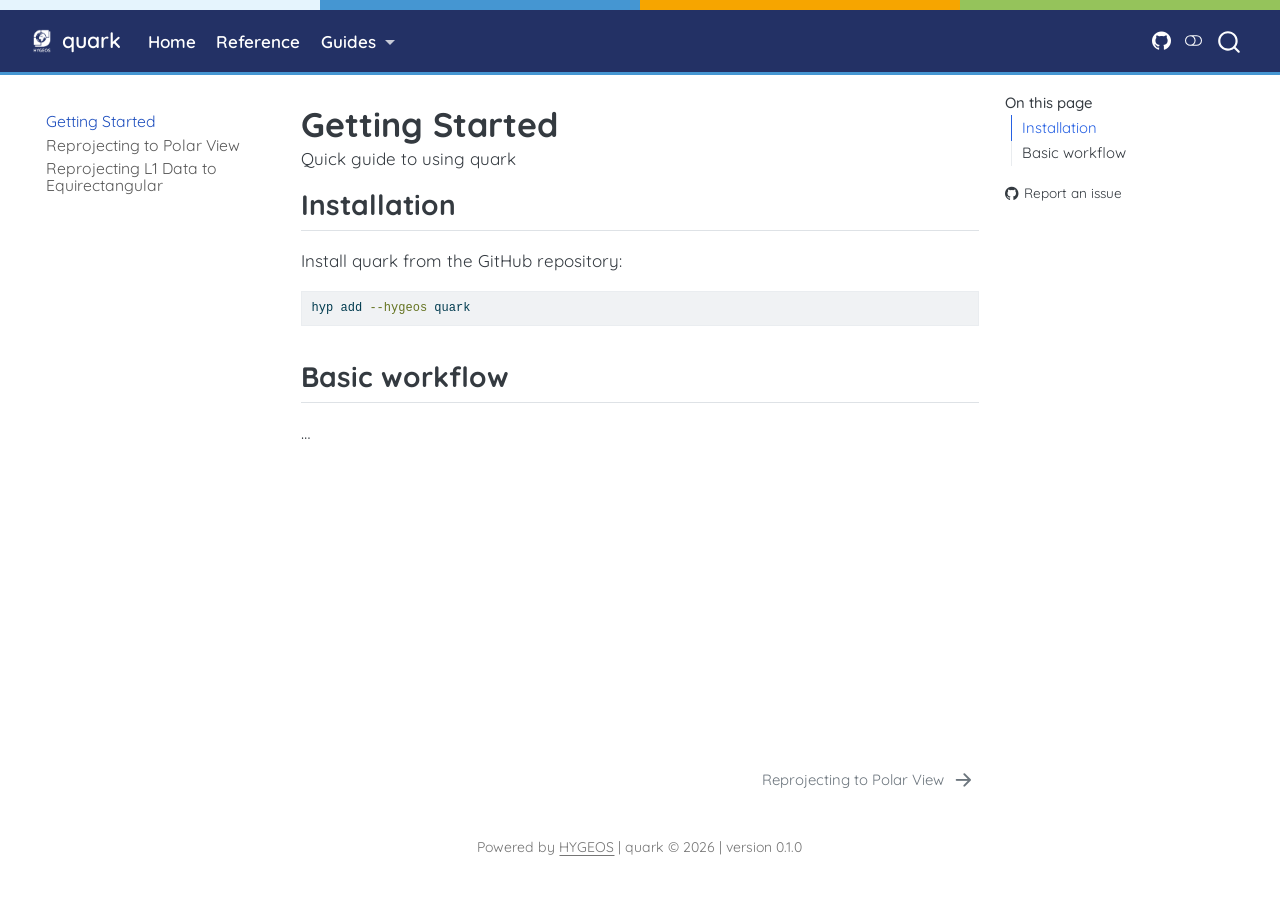
<file: articles/getting-started.html>
<!DOCTYPE html>
<html xmlns="http://www.w3.org/1999/xhtml" lang="en" xml:lang="en"><head>

<meta charset="utf-8">
<meta name="generator" content="quarto-1.9.38">

<meta name="viewport" content="width=device-width, initial-scale=1.0, user-scalable=yes">

<meta name="description" content="Quick guide to using quark">

<title>Getting Started – quark</title>
<style>
/* Default styles provided by pandoc.
** See https://pandoc.org/MANUAL.html#variables-for-html for config info.
*/
code{white-space: pre-wrap;}
span.smallcaps{font-variant: small-caps;}
div.columns{display: flex; gap: min(4vw, 1.5em);}
div.column{flex: auto; overflow-x: auto;}
div.hanging-indent{margin-left: 1.5em; text-indent: -1.5em;}
ul.task-list{list-style: none;}
ul.task-list li input[type="checkbox"] {
  width: 0.8em;
  margin: 0 0.8em 0.2em -1em; /* quarto-specific, see https://github.com/quarto-dev/quarto-cli/issues/4556 */ 
  vertical-align: middle;
}
/* CSS for syntax highlighting */
html { -webkit-text-size-adjust: 100%; }
pre > code.sourceCode { white-space: pre; position: relative; }
pre > code.sourceCode > span { display: inline-block; line-height: 1.25; }
pre > code.sourceCode > span:empty { height: 1.2em; }
.sourceCode { overflow: visible; }
code.sourceCode > span { color: inherit; text-decoration: inherit; }
div.sourceCode { margin: 1em 0; }
pre.sourceCode { margin: 0; }
@media screen {
div.sourceCode { overflow: auto; }
}
@media print {
pre > code.sourceCode { white-space: pre-wrap; }
pre > code.sourceCode > span { text-indent: -5em; padding-left: 5em; }
}
pre.numberSource code
  { counter-reset: source-line 0; }
pre.numberSource code > span
  { position: relative; left: -4em; counter-increment: source-line; }
pre.numberSource code > span > a:first-child::before
  { content: counter(source-line);
    position: relative; left: -1em; text-align: right; vertical-align: baseline;
    border: none; display: inline-block;
    -webkit-touch-callout: none; -webkit-user-select: none;
    -khtml-user-select: none; -moz-user-select: none;
    -ms-user-select: none; user-select: none;
    padding: 0 4px; width: 4em;
  }
pre.numberSource { margin-left: 3em;  padding-left: 4px; }
div.sourceCode
  {   }
@media screen {
pre > code.sourceCode > span > a:first-child::before { text-decoration: underline; }
}
</style>


<script src="../site_libs/quarto-nav/quarto-nav.js"></script>
<script src="../site_libs/quarto-nav/headroom.min.js"></script>
<script src="../site_libs/clipboard/clipboard.min.js"></script>
<script src="../site_libs/quarto-search/autocomplete.umd.js"></script>
<script src="../site_libs/quarto-search/fuse.min.js"></script>
<script src="../site_libs/quarto-search/quarto-search.js"></script>
<meta name="quarto:offset" content="../">
<link href="../articles/reproject-to-polar.html" rel="next">
<script src="../site_libs/quarto-html/quarto.js" type="module"></script>
<script src="../site_libs/quarto-html/tabsets/tabsets.js" type="module"></script>
<script src="../site_libs/quarto-html/popper.min.js"></script>
<script src="../site_libs/quarto-html/tippy.umd.min.js"></script>
<script src="../site_libs/quarto-html/anchor.min.js"></script>
<link href="../site_libs/quarto-html/tippy.css" rel="stylesheet">
<link href="../site_libs/quarto-html/quarto-syntax-highlighting-15634bcf2e68342d4ad2dfa704d543f6.css" rel="stylesheet" class="quarto-color-scheme" id="quarto-text-highlighting-styles">
<link href="../site_libs/quarto-html/quarto-syntax-highlighting-dark-0a6b7249c26820e032cb0bd839ff02b1.css" rel="stylesheet" class="quarto-color-scheme quarto-color-alternate" id="quarto-text-highlighting-styles">
<link href="../site_libs/quarto-html/quarto-syntax-highlighting-15634bcf2e68342d4ad2dfa704d543f6.css" rel="stylesheet" class="quarto-color-scheme-extra" id="quarto-text-highlighting-styles">
<script src="../site_libs/bootstrap/bootstrap.min.js"></script>
<link href="../site_libs/bootstrap/bootstrap-icons.css" rel="stylesheet">
<link href="../site_libs/bootstrap/bootstrap-56cd821b5626d7d4691afdc80bf6577c.min.css" rel="stylesheet" append-hash="true" class="quarto-color-scheme" id="quarto-bootstrap" data-mode="light">
<link href="../site_libs/bootstrap/bootstrap-dark-93aa7c785f3754f85ba3eb74c5c8b468.min.css" rel="stylesheet" append-hash="true" class="quarto-color-scheme quarto-color-alternate" id="quarto-bootstrap" data-mode="dark">
<link href="../site_libs/bootstrap/bootstrap-56cd821b5626d7d4691afdc80bf6577c.min.css" rel="stylesheet" append-hash="true" class="quarto-color-scheme-extra" id="quarto-bootstrap" data-mode="light">
<script id="quarto-search-options" type="application/json">{
  "location": "navbar",
  "copy-button": false,
  "collapse-after": 3,
  "panel-placement": "end",
  "type": "overlay",
  "limit": 50,
  "keyboard-shortcut": [
    "f",
    "/",
    "s"
  ],
  "language": {
    "search-no-results-text": "No results",
    "search-matching-documents-text": "matching documents",
    "search-copy-link-title": "Copy link to search",
    "search-hide-matches-text": "Hide additional matches",
    "search-more-match-text": "more match in this document",
    "search-more-matches-text": "more matches in this document",
    "search-clear-button-title": "Clear",
    "search-text-placeholder": "",
    "search-detached-cancel-button-title": "Cancel",
    "search-submit-button-title": "Submit",
    "search-label": "Search"
  }
}</script>


<link rel="stylesheet" href="../site_libs/quarto-contrib/quarto-project/hygeos-docs/css/hygeos-docs.css">
<meta property="og:title" content="Getting Started – quark">
<meta property="og:description" content="Quick guide to using quark">
<meta property="og:site_name" content="quark">
</head>

<body class="nav-sidebar floating nav-fixed quarto-light"><script id="quarto-html-before-body" type="application/javascript">
    const toggleBodyColorMode = (bsSheetEl) => {
      const mode = bsSheetEl.getAttribute("data-mode");
      const bodyEl = window.document.querySelector("body");
      if (mode === "dark") {
        bodyEl.classList.add("quarto-dark");
        bodyEl.classList.remove("quarto-light");
      } else {
        bodyEl.classList.add("quarto-light");
        bodyEl.classList.remove("quarto-dark");
      }
    }
    const toggleBodyColorPrimary = () => {
      const bsSheetEl = window.document.querySelector("link#quarto-bootstrap:not([rel=disabled-stylesheet])");
      if (bsSheetEl) {
        toggleBodyColorMode(bsSheetEl);
      }
    }
    const setColorSchemeToggle = (alternate) => {
      const toggles = window.document.querySelectorAll('.quarto-color-scheme-toggle');
      for (let i=0; i < toggles.length; i++) {
        const toggle = toggles[i];
        if (toggle) {
          if (alternate) {
            toggle.classList.add("alternate");
          } else {
            toggle.classList.remove("alternate");
          }
        }
      }
    };
    const toggleColorMode = (alternate) => {
      // Switch the stylesheets
      const primaryStylesheets = window.document.querySelectorAll('link.quarto-color-scheme:not(.quarto-color-alternate)');
      const alternateStylesheets = window.document.querySelectorAll('link.quarto-color-scheme.quarto-color-alternate');
      manageTransitions('#quarto-margin-sidebar .nav-link', false);
      if (alternate) {
        // note: dark is layered on light, we don't disable primary!
        enableStylesheet(alternateStylesheets);
        for (const sheetNode of alternateStylesheets) {
          if (sheetNode.id === "quarto-bootstrap") {
            toggleBodyColorMode(sheetNode);
          }
        }
      } else {
        disableStylesheet(alternateStylesheets);
        enableStylesheet(primaryStylesheets)
        toggleBodyColorPrimary();
      }
      manageTransitions('#quarto-margin-sidebar .nav-link', true);
      // Switch the toggles
      setColorSchemeToggle(alternate)
      // Hack to workaround the fact that safari doesn't
      // properly recolor the scrollbar when toggling (#1455)
      if (navigator.userAgent.indexOf('Safari') > 0 && navigator.userAgent.indexOf('Chrome') == -1) {
        manageTransitions("body", false);
        window.scrollTo(0, 1);
        setTimeout(() => {
          window.scrollTo(0, 0);
          manageTransitions("body", true);
        }, 40);
      }
    }
    const disableStylesheet = (stylesheets) => {
      for (let i=0; i < stylesheets.length; i++) {
        const stylesheet = stylesheets[i];
        stylesheet.rel = 'disabled-stylesheet';
      }
    }
    const enableStylesheet = (stylesheets) => {
      for (let i=0; i < stylesheets.length; i++) {
        const stylesheet = stylesheets[i];
        if(stylesheet.rel !== 'stylesheet') { // for Chrome, which will still FOUC without this check
          stylesheet.rel = 'stylesheet';
        }
      }
    }
    const manageTransitions = (selector, allowTransitions) => {
      const els = window.document.querySelectorAll(selector);
      for (let i=0; i < els.length; i++) {
        const el = els[i];
        if (allowTransitions) {
          el.classList.remove('notransition');
        } else {
          el.classList.add('notransition');
        }
      }
    }
    const isFileUrl = () => {
      return window.location.protocol === 'file:';
    }
    const hasAlternateSentinel = () => {
      let styleSentinel = getColorSchemeSentinel();
      if (styleSentinel !== null) {
        return styleSentinel === "alternate";
      } else {
        return false;
      }
    }
    const setStyleSentinel = (alternate) => {
      const value = alternate ? "alternate" : "default";
      if (!isFileUrl()) {
        window.localStorage.setItem("quarto-color-scheme", value);
      } else {
        localAlternateSentinel = value;
      }
    }
    const getColorSchemeSentinel = () => {
      if (!isFileUrl()) {
        const storageValue = window.localStorage.getItem("quarto-color-scheme");
        return storageValue != null ? storageValue : localAlternateSentinel;
      } else {
        return localAlternateSentinel;
      }
    }
    const toggleGiscusIfUsed = (isAlternate, darkModeDefault) => {
      const baseTheme = document.querySelector('#giscus-base-theme')?.value ?? 'light';
      const alternateTheme = document.querySelector('#giscus-alt-theme')?.value ?? 'dark';
      let newTheme = '';
      if(authorPrefersDark) {
        newTheme = isAlternate ? baseTheme : alternateTheme;
      } else {
        newTheme = isAlternate ? alternateTheme : baseTheme;
      }
      const changeGiscusTheme = () => {
        // From: https://github.com/giscus/giscus/issues/336
        const sendMessage = (message) => {
          const iframe = document.querySelector('iframe.giscus-frame');
          if (!iframe) return;
          iframe.contentWindow.postMessage({ giscus: message }, 'https://giscus.app');
        }
        sendMessage({
          setConfig: {
            theme: newTheme
          }
        });
      }
      const isGiscussLoaded = window.document.querySelector('iframe.giscus-frame') !== null;
      if (isGiscussLoaded) {
        changeGiscusTheme();
      }
    };
    const authorPrefersDark = false;
    const darkModeDefault = authorPrefersDark;
      document.querySelector('link#quarto-text-highlighting-styles.quarto-color-scheme-extra').rel = 'disabled-stylesheet';
      document.querySelector('link#quarto-bootstrap.quarto-color-scheme-extra').rel = 'disabled-stylesheet';
    let localAlternateSentinel = darkModeDefault ? 'alternate' : 'default';
    // Dark / light mode switch
    window.quartoToggleColorScheme = () => {
      // Read the current dark / light value
      let toAlternate = !hasAlternateSentinel();
      toggleColorMode(toAlternate);
      setStyleSentinel(toAlternate);
      toggleGiscusIfUsed(toAlternate, darkModeDefault);
      window.dispatchEvent(new Event('resize'));
    };
    // Switch to dark mode if need be
    if (hasAlternateSentinel()) {
      toggleColorMode(true);
    } else {
      toggleColorMode(false);
    }
  </script>

<div id="quarto-search-results"></div>
  <header id="quarto-header" class="headroom fixed-top">
    <nav class="navbar navbar-expand-lg " data-bs-theme="dark">
      <div class="navbar-container container-fluid">
      <div class="navbar-brand-container mx-auto">
    <a href="../index.html" class="navbar-brand navbar-brand-logo">
    <img src="../site_libs/quarto-contrib/quarto-project/hygeos-docs/logo-carre-blanc.png" alt="HYGEOS" class="navbar-logo light-content">
    <img src="../site_libs/quarto-contrib/quarto-project/hygeos-docs/logo-carre-blanc.png" alt="HYGEOS" class="navbar-logo dark-content">
    </a>
    <a class="navbar-brand" href="../index.html">
    <span class="navbar-title">quark</span>
    </a>
  </div>
            <div id="quarto-search" class="" title="Search"></div>
          <button class="navbar-toggler" type="button" data-bs-toggle="collapse" data-bs-target="#navbarCollapse" aria-controls="navbarCollapse" role="menu" aria-expanded="false" aria-label="Toggle navigation" onclick="if (window.quartoToggleHeadroom) { window.quartoToggleHeadroom(); }">
  <span class="navbar-toggler-icon"></span>
</button>
          <div class="collapse navbar-collapse" id="navbarCollapse">
            <ul class="navbar-nav navbar-nav-scroll me-auto">
  <li class="nav-item">
    <a class="nav-link" href="../index.html"> 
<span class="menu-text">Home</span></a>
  </li>  
  <li class="nav-item">
    <a class="nav-link" href="../reference/"> 
<span class="menu-text">Reference</span></a>
  </li>  
  <li class="nav-item dropdown ">
    <a class="nav-link dropdown-toggle" href="#" id="nav-menu-guides" role="link" data-bs-toggle="dropdown" aria-expanded="false">
 <span class="menu-text">Guides</span>
    </a>
    <ul class="dropdown-menu" aria-labelledby="nav-menu-guides">    
        <li>
    <a class="dropdown-item" href="../articles/getting-started.html">
 <span class="dropdown-text">Getting Started</span></a>
  </li>  
        <li>
    <a class="dropdown-item" href="../articles/reproject-to-polar.html">
 <span class="dropdown-text">Reprojecting to Polar View</span></a>
  </li>  
        <li>
    <a class="dropdown-item" href="../articles/reproject-l1-equirectangular.html">
 <span class="dropdown-text">Reprojecting L1 to Equirectangular</span></a>
  </li>  
    </ul>
  </li>
</ul>
            <ul class="navbar-nav navbar-nav-scroll ms-auto">
  <li class="nav-item compact">
    <a class="nav-link" href="https://github.com/hygeos/Quark"> <i class="bi bi-github" role="img" aria-label="GitHub Repository">
</i> 
<span class="menu-text"></span></a>
  </li>  
</ul>
          </div> <!-- /navcollapse -->
            <div class="quarto-navbar-tools">
  <a href="" class="quarto-color-scheme-toggle quarto-navigation-tool  px-1" onclick="window.quartoToggleColorScheme(); return false;" title="Toggle dark mode"><i class="bi"></i></a>
</div>
      </div> <!-- /container-fluid -->
    </nav>
  <nav class="quarto-secondary-nav">
    <div class="container-fluid d-flex">
      <button type="button" class="quarto-btn-toggle btn" data-bs-toggle="collapse" role="button" data-bs-target=".quarto-sidebar-collapse-item" aria-controls="quarto-sidebar" aria-expanded="false" aria-label="Toggle sidebar navigation" onclick="if (window.quartoToggleHeadroom) { window.quartoToggleHeadroom(); }">
        <i class="bi bi-layout-text-sidebar-reverse"></i>
      </button>
        <nav class="quarto-page-breadcrumbs" aria-label="breadcrumb"><ol class="breadcrumb"><li class="breadcrumb-item"><a href="../articles/getting-started.html">Getting Started</a></li></ol></nav>
        <a class="flex-grow-1" role="navigation" data-bs-toggle="collapse" data-bs-target=".quarto-sidebar-collapse-item" aria-controls="quarto-sidebar" aria-expanded="false" aria-label="Toggle sidebar navigation" onclick="if (window.quartoToggleHeadroom) { window.quartoToggleHeadroom(); }">      
        </a>
    </div>
  </nav>
</header>
<!-- content -->
<div id="quarto-content" class="quarto-container page-columns page-rows-contents page-layout-article page-navbar">
<!-- sidebar -->
  <nav id="quarto-sidebar" class="sidebar collapse collapse-horizontal quarto-sidebar-collapse-item sidebar-navigation floating overflow-auto">
    <div class="sidebar-menu-container"> 
    <ul class="list-unstyled mt-1">
        <li class="sidebar-item">
  <div class="sidebar-item-container"> 
  <a href="../articles/getting-started.html" class="sidebar-item-text sidebar-link active">
 <span class="menu-text">Getting Started</span></a>
  </div>
</li>
        <li class="sidebar-item">
  <div class="sidebar-item-container"> 
  <a href="../articles/reproject-to-polar.html" class="sidebar-item-text sidebar-link">
 <span class="menu-text">Reprojecting to Polar View</span></a>
  </div>
</li>
        <li class="sidebar-item">
  <div class="sidebar-item-container"> 
  <a href="../articles/reproject-l1-equirectangular.html" class="sidebar-item-text sidebar-link">
 <span class="menu-text">Reprojecting L1 Data to Equirectangular</span></a>
  </div>
</li>
    </ul>
    </div>
</nav>
<div id="quarto-sidebar-glass" class="quarto-sidebar-collapse-item" data-bs-toggle="collapse" data-bs-target=".quarto-sidebar-collapse-item"></div>
<!-- margin-sidebar -->
    <div id="quarto-margin-sidebar" class="sidebar margin-sidebar">
        <nav id="TOC" role="doc-toc" class="toc-active">
    <h2 id="toc-title">On this page</h2>
   
  <ul>
  <li><a href="#installation" id="toc-installation" class="nav-link active" data-scroll-target="#installation">Installation</a></li>
  <li><a href="#basic-workflow" id="toc-basic-workflow" class="nav-link" data-scroll-target="#basic-workflow">Basic workflow</a></li>
  </ul>
<div class="toc-actions"><ul><li><a href="https://github.com/hygeos/Quark/issues/new" class="toc-action"><i class="bi bi-github"></i>Report an issue</a></li></ul></div></nav>
    </div>
<!-- main -->
<main class="content" id="quarto-document-content">


<header id="title-block-header" class="quarto-title-block default">
<div class="quarto-title">
<h1 class="title">Getting Started</h1>
</div>

<div>
  <div class="description">
    Quick guide to using quark
  </div>
</div>


<div class="quarto-title-meta">

    
  
    
  </div>
  


</header>


<section id="installation" class="level2">
<h2 class="anchored" data-anchor-id="installation">Installation</h2>
<p>Install quark from the GitHub repository:</p>
<div class="code-copy-outer-scaffold"><div class="sourceCode" id="cb1"><pre class="sourceCode bash code-with-copy"><code class="sourceCode bash"><span id="cb1-1"><a href="#cb1-1" aria-hidden="true" tabindex="-1"></a><span class="ex">hyp</span> add <span class="at">--hygeos</span> quark</span></code></pre></div><button title="Copy to Clipboard" class="code-copy-button"><i class="bi"></i></button></div>
</section>
<section id="basic-workflow" class="level2">
<h2 class="anchored" data-anchor-id="basic-workflow">Basic workflow</h2>
<p>…</p>


</section>

</main> <!-- /main -->
<script id="quarto-html-after-body" type="application/javascript">
  window.document.addEventListener("DOMContentLoaded", function (event) {
    // Ensure there is a toggle, if there isn't float one in the top right
    if (window.document.querySelector('.quarto-color-scheme-toggle') === null) {
      const a = window.document.createElement('a');
      a.classList.add('top-right');
      a.classList.add('quarto-color-scheme-toggle');
      a.href = "";
      a.onclick = function() { try { window.quartoToggleColorScheme(); } catch {} return false; };
      const i = window.document.createElement("i");
      i.classList.add('bi');
      a.appendChild(i);
      window.document.body.appendChild(a);
    }
    setColorSchemeToggle(hasAlternateSentinel())
    const icon = "";
    const anchorJS = new window.AnchorJS();
    anchorJS.options = {
      placement: 'right',
      icon: icon
    };
    anchorJS.add('.anchored');
    const isCodeAnnotation = (el) => {
      for (const clz of el.classList) {
        if (clz.startsWith('code-annotation-')) {                     
          return true;
        }
      }
      return false;
    }
    const onCopySuccess = function(e) {
      // button target
      const button = e.trigger;
      // don't keep focus
      button.blur();
      // flash "checked"
      button.classList.add('code-copy-button-checked');
      var currentTitle = button.getAttribute("title");
      button.setAttribute("title", "Copied!");
      let tooltip;
      if (window.bootstrap) {
        button.setAttribute("data-bs-toggle", "tooltip");
        button.setAttribute("data-bs-placement", "left");
        button.setAttribute("data-bs-title", "Copied!");
        tooltip = new bootstrap.Tooltip(button, 
          { trigger: "manual", 
            customClass: "code-copy-button-tooltip",
            offset: [0, -8]});
        tooltip.show();    
      }
      setTimeout(function() {
        if (tooltip) {
          tooltip.hide();
          button.removeAttribute("data-bs-title");
          button.removeAttribute("data-bs-toggle");
          button.removeAttribute("data-bs-placement");
        }
        button.setAttribute("title", currentTitle);
        button.classList.remove('code-copy-button-checked');
      }, 1000);
      // clear code selection
      e.clearSelection();
    }
    const getTextToCopy = function(trigger) {
      const outerScaffold = trigger.parentElement.cloneNode(true);
      const codeEl = outerScaffold.querySelector('code');
      for (const childEl of codeEl.children) {
        if (isCodeAnnotation(childEl)) {
          childEl.remove();
        }
      }
      return codeEl.innerText;
    }
    const clipboard = new window.ClipboardJS('.code-copy-button:not([data-in-quarto-modal])', {
      text: getTextToCopy
    });
    clipboard.on('success', onCopySuccess);
    if (window.document.getElementById('quarto-embedded-source-code-modal')) {
      const clipboardModal = new window.ClipboardJS('.code-copy-button[data-in-quarto-modal]', {
        text: getTextToCopy,
        container: window.document.getElementById('quarto-embedded-source-code-modal')
      });
      clipboardModal.on('success', onCopySuccess);
    }
      var localhostRegex = new RegExp(/^(?:http|https):\/\/localhost\:?[0-9]*\//);
      var mailtoRegex = new RegExp(/^mailto:/);
        var filterRegex = new RegExp("https:\/\/hygeos\.github\.io\/Quark\/");
      var isInternal = (href) => {
          return filterRegex.test(href) || localhostRegex.test(href) || mailtoRegex.test(href);
      }
      // Inspect non-navigation links and adorn them if external
     var links = window.document.querySelectorAll('a[href]:not(.nav-link):not(.navbar-brand):not(.toc-action):not(.sidebar-link):not(.sidebar-item-toggle):not(.pagination-link):not(.no-external):not([aria-hidden]):not(.dropdown-item):not(.quarto-navigation-tool):not(.about-link)');
      for (var i=0; i<links.length; i++) {
        const link = links[i];
        if (!isInternal(link.href)) {
          // undo the damage that might have been done by quarto-nav.js in the case of
          // links that we want to consider external
          if (link.dataset.originalHref !== undefined) {
            link.href = link.dataset.originalHref;
          }
        }
      }
    function tippyHover(el, contentFn, onTriggerFn, onUntriggerFn) {
      const config = {
        allowHTML: true,
        maxWidth: 500,
        delay: 100,
        arrow: false,
        appendTo: function(el) {
            return el.parentElement;
        },
        interactive: true,
        interactiveBorder: 10,
        theme: 'quarto',
        placement: 'bottom-start',
      };
      if (contentFn) {
        config.content = contentFn;
      }
      if (onTriggerFn) {
        config.onTrigger = onTriggerFn;
      }
      if (onUntriggerFn) {
        config.onUntrigger = onUntriggerFn;
      }
      window.tippy(el, config); 
    }
    const noterefs = window.document.querySelectorAll('a[role="doc-noteref"]');
    for (var i=0; i<noterefs.length; i++) {
      const ref = noterefs[i];
      tippyHover(ref, function() {
        // use id or data attribute instead here
        let href = ref.getAttribute('data-footnote-href') || ref.getAttribute('href');
        try { href = new URL(href).hash; } catch {}
        const id = href.replace(/^#\/?/, "");
        const note = window.document.getElementById(id);
        if (note) {
          return note.innerHTML;
        } else {
          return "";
        }
      });
    }
    const xrefs = window.document.querySelectorAll('a.quarto-xref');
    const processXRef = (id, note) => {
      // Strip column container classes
      const stripColumnClz = (el) => {
        el.classList.remove("page-full", "page-columns");
        if (el.children) {
          for (const child of el.children) {
            stripColumnClz(child);
          }
        }
      }
      stripColumnClz(note)
      if (id === null || id.startsWith('sec-')) {
        // Special case sections, only their first couple elements
        const container = document.createElement("div");
        if (note.children && note.children.length > 2) {
          container.appendChild(note.children[0].cloneNode(true));
          for (let i = 1; i < note.children.length; i++) {
            const child = note.children[i];
            if (child.tagName === "P" && child.innerText === "") {
              continue;
            } else {
              container.appendChild(child.cloneNode(true));
              break;
            }
          }
          if (window.Quarto?.typesetMath) {
            window.Quarto.typesetMath(container);
          }
          return container.innerHTML
        } else {
          if (window.Quarto?.typesetMath) {
            window.Quarto.typesetMath(note);
          }
          return note.innerHTML;
        }
      } else {
        // Remove any anchor links if they are present
        const anchorLink = note.querySelector('a.anchorjs-link');
        if (anchorLink) {
          anchorLink.remove();
        }
        if (window.Quarto?.typesetMath) {
          window.Quarto.typesetMath(note);
        }
        if (note.classList.contains("callout")) {
          return note.outerHTML;
        } else {
          return note.innerHTML;
        }
      }
    }
    for (var i=0; i<xrefs.length; i++) {
      const xref = xrefs[i];
      tippyHover(xref, undefined, function(instance) {
        instance.disable();
        let url = xref.getAttribute('href');
        let hash = undefined; 
        if (url.startsWith('#')) {
          hash = url;
        } else {
          try { hash = new URL(url).hash; } catch {}
        }
        if (hash) {
          const id = hash.replace(/^#\/?/, "");
          const note = window.document.getElementById(id);
          if (note !== null) {
            try {
              const html = processXRef(id, note.cloneNode(true));
              instance.setContent(html);
            } finally {
              instance.enable();
              instance.show();
            }
          } else {
            // See if we can fetch this
            fetch(url.split('#')[0])
            .then(res => res.text())
            .then(html => {
              const parser = new DOMParser();
              const htmlDoc = parser.parseFromString(html, "text/html");
              const note = htmlDoc.getElementById(id);
              if (note !== null) {
                const html = processXRef(id, note);
                instance.setContent(html);
              } 
            }).finally(() => {
              instance.enable();
              instance.show();
            });
          }
        } else {
          // See if we can fetch a full url (with no hash to target)
          // This is a special case and we should probably do some content thinning / targeting
          fetch(url)
          .then(res => res.text())
          .then(html => {
            const parser = new DOMParser();
            const htmlDoc = parser.parseFromString(html, "text/html");
            const note = htmlDoc.querySelector('main.content');
            if (note !== null) {
              // This should only happen for chapter cross references
              // (since there is no id in the URL)
              // remove the first header
              if (note.children.length > 0 && note.children[0].tagName === "HEADER") {
                note.children[0].remove();
              }
              const html = processXRef(null, note);
              instance.setContent(html);
            } 
          }).finally(() => {
            instance.enable();
            instance.show();
          });
        }
      }, function(instance) {
      });
    }
        let selectedAnnoteEl;
        const selectorForAnnotation = ( cell, annotation) => {
          let cellAttr = 'data-code-cell="' + cell + '"';
          let lineAttr = 'data-code-annotation="' +  annotation + '"';
          const selector = 'span[' + cellAttr + '][' + lineAttr + ']';
          return selector;
        }
        const selectCodeLines = (annoteEl) => {
          const doc = window.document;
          const targetCell = annoteEl.getAttribute("data-target-cell");
          const targetAnnotation = annoteEl.getAttribute("data-target-annotation");
          const annoteSpan = window.document.querySelector(selectorForAnnotation(targetCell, targetAnnotation));
          const lines = annoteSpan.getAttribute("data-code-lines").split(",");
          const lineIds = lines.map((line) => {
            return targetCell + "-" + line;
          })
          let top = null;
          let height = null;
          let parent = null;
          if (lineIds.length > 0) {
              //compute the position of the single el (top and bottom and make a div)
              const el = window.document.getElementById(lineIds[0]);
              top = el.offsetTop;
              height = el.offsetHeight;
              parent = el.parentElement.parentElement;
            if (lineIds.length > 1) {
              const lastEl = window.document.getElementById(lineIds[lineIds.length - 1]);
              const bottom = lastEl.offsetTop + lastEl.offsetHeight;
              height = bottom - top;
            }
            if (top !== null && height !== null && parent !== null) {
              // cook up a div (if necessary) and position it 
              let div = window.document.getElementById("code-annotation-line-highlight");
              if (div === null) {
                div = window.document.createElement("div");
                div.setAttribute("id", "code-annotation-line-highlight");
                div.style.position = 'absolute';
                parent.appendChild(div);
              }
              div.style.top = top - 2 + "px";
              div.style.height = height + 4 + "px";
              div.style.left = 0;
              let gutterDiv = window.document.getElementById("code-annotation-line-highlight-gutter");
              if (gutterDiv === null) {
                gutterDiv = window.document.createElement("div");
                gutterDiv.setAttribute("id", "code-annotation-line-highlight-gutter");
                gutterDiv.style.position = 'absolute';
                const codeCell = window.document.getElementById(targetCell);
                const gutter = codeCell.querySelector('.code-annotation-gutter');
                gutter.appendChild(gutterDiv);
              }
              gutterDiv.style.top = top - 2 + "px";
              gutterDiv.style.height = height + 4 + "px";
            }
            selectedAnnoteEl = annoteEl;
          }
        };
        const unselectCodeLines = () => {
          const elementsIds = ["code-annotation-line-highlight", "code-annotation-line-highlight-gutter"];
          elementsIds.forEach((elId) => {
            const div = window.document.getElementById(elId);
            if (div) {
              div.remove();
            }
          });
          selectedAnnoteEl = undefined;
        };
          // Handle positioning of the toggle
      window.addEventListener(
        "resize",
        throttle(() => {
          elRect = undefined;
          if (selectedAnnoteEl) {
            selectCodeLines(selectedAnnoteEl);
          }
        }, 10)
      );
      function throttle(fn, ms) {
      let throttle = false;
      let timer;
        return (...args) => {
          if(!throttle) { // first call gets through
              fn.apply(this, args);
              throttle = true;
          } else { // all the others get throttled
              if(timer) clearTimeout(timer); // cancel #2
              timer = setTimeout(() => {
                fn.apply(this, args);
                timer = throttle = false;
              }, ms);
          }
        };
      }
        // Attach click handler to the DT
        const annoteDls = window.document.querySelectorAll('dt[data-target-cell]');
        for (const annoteDlNode of annoteDls) {
          annoteDlNode.addEventListener('click', (event) => {
            const clickedEl = event.target;
            if (clickedEl !== selectedAnnoteEl) {
              unselectCodeLines();
              const activeEl = window.document.querySelector('dt[data-target-cell].code-annotation-active');
              if (activeEl) {
                activeEl.classList.remove('code-annotation-active');
              }
              selectCodeLines(clickedEl);
              clickedEl.classList.add('code-annotation-active');
            } else {
              // Unselect the line
              unselectCodeLines();
              clickedEl.classList.remove('code-annotation-active');
            }
          });
        }
    const findCites = (el) => {
      const parentEl = el.parentElement;
      if (parentEl) {
        const cites = parentEl.dataset.cites;
        if (cites) {
          return {
            el,
            cites: cites.split(' ')
          };
        } else {
          return findCites(el.parentElement)
        }
      } else {
        return undefined;
      }
    };
    var bibliorefs = window.document.querySelectorAll('a[role="doc-biblioref"]');
    for (var i=0; i<bibliorefs.length; i++) {
      const ref = bibliorefs[i];
      const citeInfo = findCites(ref);
      if (citeInfo) {
        tippyHover(citeInfo.el, function() {
          var popup = window.document.createElement('div');
          citeInfo.cites.forEach(function(cite) {
            var citeDiv = window.document.createElement('div');
            citeDiv.classList.add('hanging-indent');
            citeDiv.classList.add('csl-entry');
            var biblioDiv = window.document.getElementById('ref-' + cite);
            if (biblioDiv) {
              citeDiv.innerHTML = biblioDiv.innerHTML;
            }
            popup.appendChild(citeDiv);
          });
          return popup.innerHTML;
        });
      }
    }
  });
  </script>
<nav class="page-navigation">
  <div class="nav-page nav-page-previous">
  </div>
  <div class="nav-page nav-page-next">
      <a href="../articles/reproject-to-polar.html" class="pagination-link" aria-label="Reprojecting to Polar View">
        <span class="nav-page-text">Reprojecting to Polar View</span> <i class="bi bi-arrow-right-short"></i>
      </a>
  </div>
</nav>
</div> <!-- /content -->
<footer class="footer">
  <div class="nav-footer">
    <div class="nav-footer-left">
      &nbsp;
    </div>   
    <div class="nav-footer-center">
<p>Powered by <a href="https://www.hygeos.com">HYGEOS</a> | quark © 2026 | version 0.1.0</p>
<div class="toc-actions d-sm-block d-md-none"><ul><li><a href="https://github.com/hygeos/Quark/issues/new" class="toc-action"><i class="bi bi-github"></i>Report an issue</a></li></ul></div></div>
    <div class="nav-footer-right">
      &nbsp;
    </div>
  </div>
</footer>




</body></html>
</file>
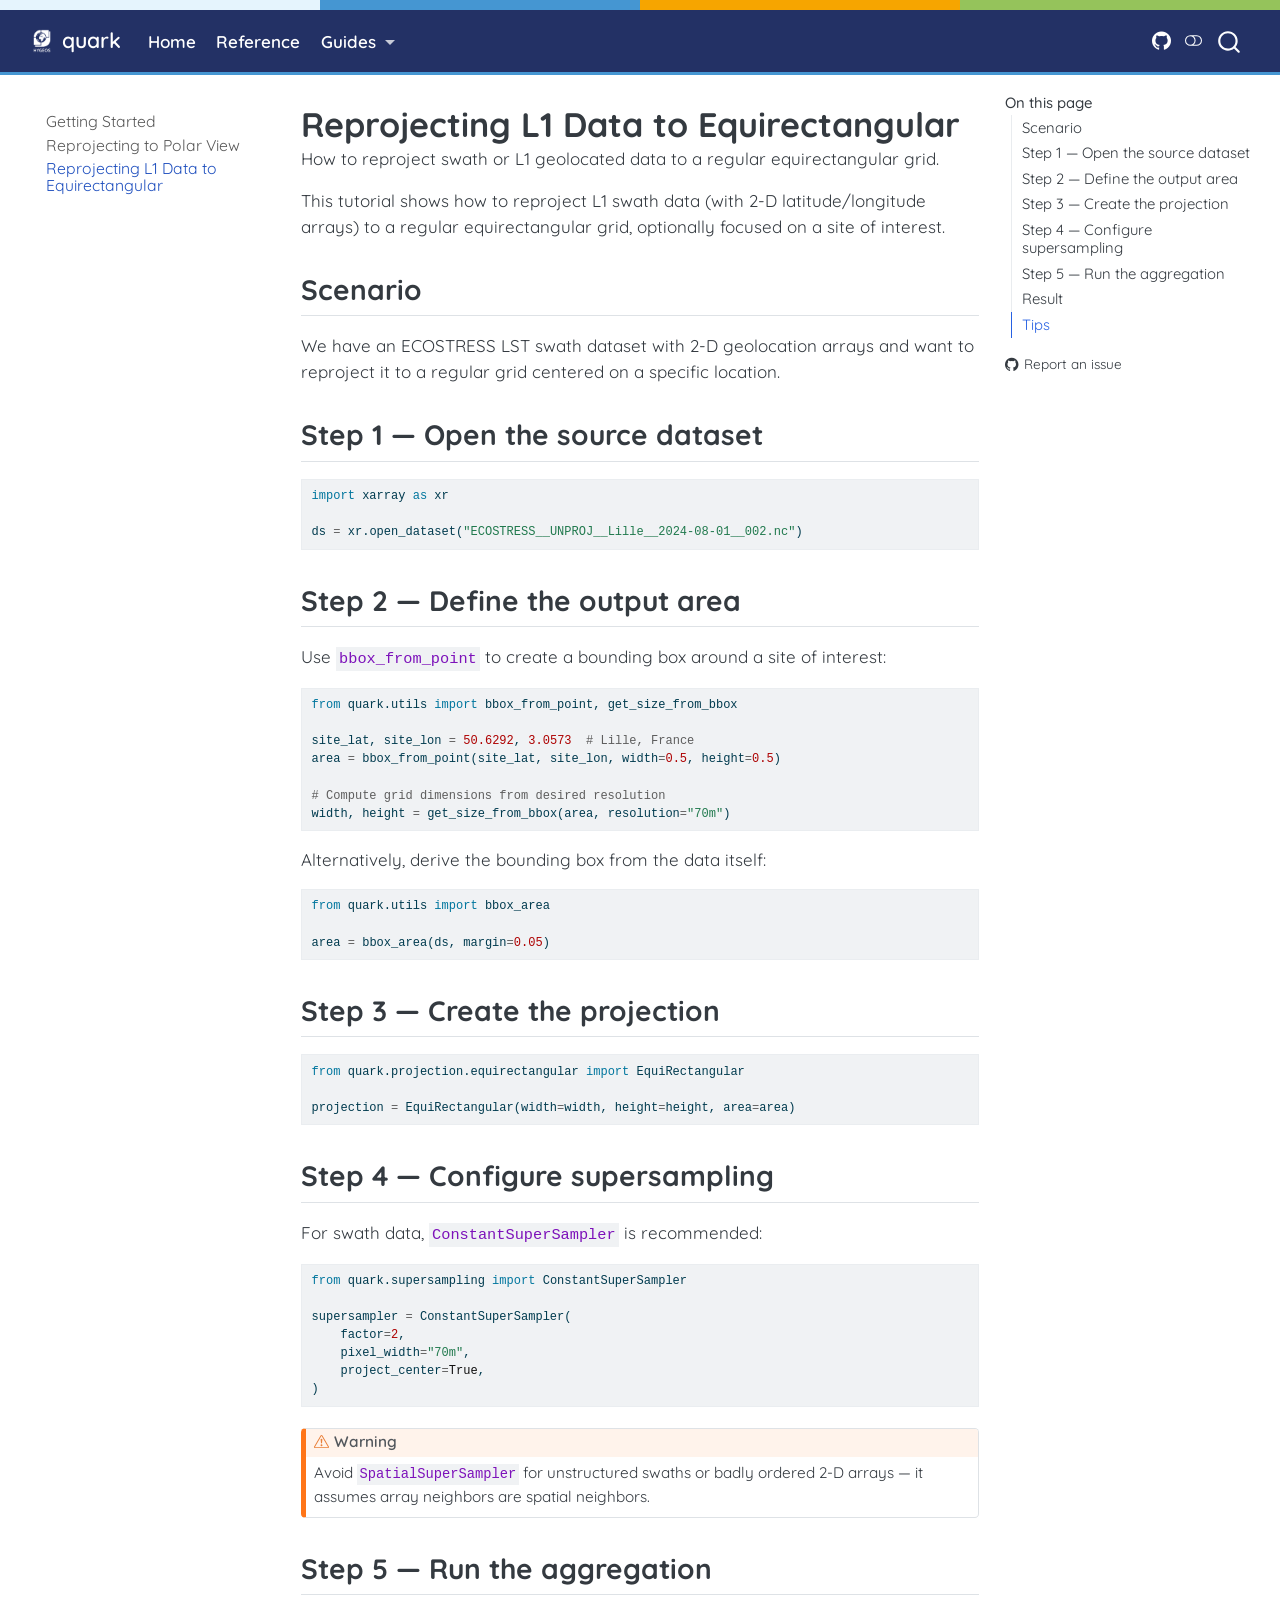
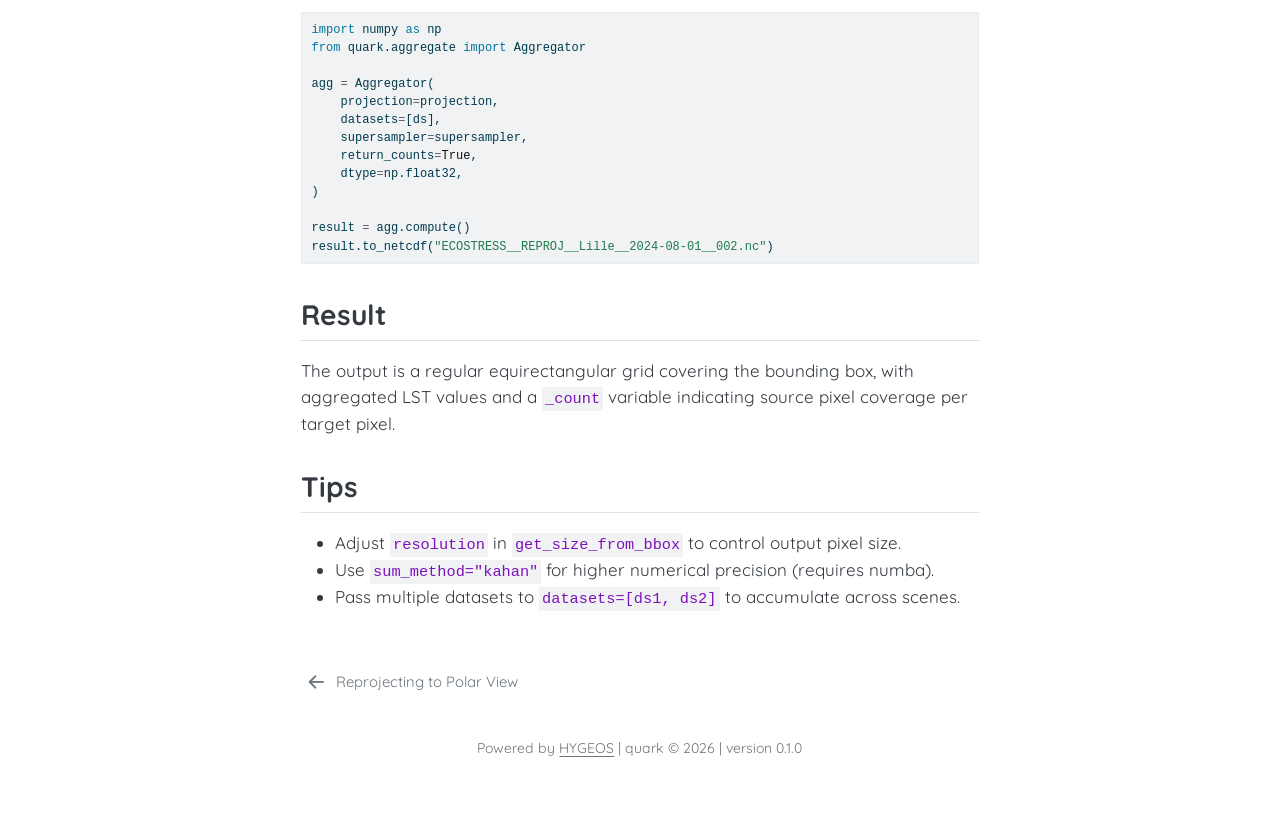
<file: articles/reproject-l1-equirectangular.html>
<!DOCTYPE html>
<html xmlns="http://www.w3.org/1999/xhtml" lang="en" xml:lang="en"><head>

<meta charset="utf-8">
<meta name="generator" content="quarto-1.9.38">

<meta name="viewport" content="width=device-width, initial-scale=1.0, user-scalable=yes">

<meta name="description" content="How to reproject swath or L1 geolocated data to a regular equirectangular grid.">

<title>Reprojecting L1 Data to Equirectangular – quark</title>
<style>
/* Default styles provided by pandoc.
** See https://pandoc.org/MANUAL.html#variables-for-html for config info.
*/
code{white-space: pre-wrap;}
span.smallcaps{font-variant: small-caps;}
div.columns{display: flex; gap: min(4vw, 1.5em);}
div.column{flex: auto; overflow-x: auto;}
div.hanging-indent{margin-left: 1.5em; text-indent: -1.5em;}
ul.task-list{list-style: none;}
ul.task-list li input[type="checkbox"] {
  width: 0.8em;
  margin: 0 0.8em 0.2em -1em; /* quarto-specific, see https://github.com/quarto-dev/quarto-cli/issues/4556 */ 
  vertical-align: middle;
}
/* CSS for syntax highlighting */
html { -webkit-text-size-adjust: 100%; }
pre > code.sourceCode { white-space: pre; position: relative; }
pre > code.sourceCode > span { display: inline-block; line-height: 1.25; }
pre > code.sourceCode > span:empty { height: 1.2em; }
.sourceCode { overflow: visible; }
code.sourceCode > span { color: inherit; text-decoration: inherit; }
div.sourceCode { margin: 1em 0; }
pre.sourceCode { margin: 0; }
@media screen {
div.sourceCode { overflow: auto; }
}
@media print {
pre > code.sourceCode { white-space: pre-wrap; }
pre > code.sourceCode > span { text-indent: -5em; padding-left: 5em; }
}
pre.numberSource code
  { counter-reset: source-line 0; }
pre.numberSource code > span
  { position: relative; left: -4em; counter-increment: source-line; }
pre.numberSource code > span > a:first-child::before
  { content: counter(source-line);
    position: relative; left: -1em; text-align: right; vertical-align: baseline;
    border: none; display: inline-block;
    -webkit-touch-callout: none; -webkit-user-select: none;
    -khtml-user-select: none; -moz-user-select: none;
    -ms-user-select: none; user-select: none;
    padding: 0 4px; width: 4em;
  }
pre.numberSource { margin-left: 3em;  padding-left: 4px; }
div.sourceCode
  {   }
@media screen {
pre > code.sourceCode > span > a:first-child::before { text-decoration: underline; }
}
</style>


<script src="../site_libs/quarto-nav/quarto-nav.js"></script>
<script src="../site_libs/quarto-nav/headroom.min.js"></script>
<script src="../site_libs/clipboard/clipboard.min.js"></script>
<script src="../site_libs/quarto-search/autocomplete.umd.js"></script>
<script src="../site_libs/quarto-search/fuse.min.js"></script>
<script src="../site_libs/quarto-search/quarto-search.js"></script>
<meta name="quarto:offset" content="../">
<link href="../articles/reproject-to-polar.html" rel="prev">
<script src="../site_libs/quarto-html/quarto.js" type="module"></script>
<script src="../site_libs/quarto-html/tabsets/tabsets.js" type="module"></script>
<script src="../site_libs/quarto-html/popper.min.js"></script>
<script src="../site_libs/quarto-html/tippy.umd.min.js"></script>
<script src="../site_libs/quarto-html/anchor.min.js"></script>
<link href="../site_libs/quarto-html/tippy.css" rel="stylesheet">
<link href="../site_libs/quarto-html/quarto-syntax-highlighting-15634bcf2e68342d4ad2dfa704d543f6.css" rel="stylesheet" class="quarto-color-scheme" id="quarto-text-highlighting-styles">
<link href="../site_libs/quarto-html/quarto-syntax-highlighting-dark-0a6b7249c26820e032cb0bd839ff02b1.css" rel="stylesheet" class="quarto-color-scheme quarto-color-alternate" id="quarto-text-highlighting-styles">
<link href="../site_libs/quarto-html/quarto-syntax-highlighting-15634bcf2e68342d4ad2dfa704d543f6.css" rel="stylesheet" class="quarto-color-scheme-extra" id="quarto-text-highlighting-styles">
<script src="../site_libs/bootstrap/bootstrap.min.js"></script>
<link href="../site_libs/bootstrap/bootstrap-icons.css" rel="stylesheet">
<link href="../site_libs/bootstrap/bootstrap-56cd821b5626d7d4691afdc80bf6577c.min.css" rel="stylesheet" append-hash="true" class="quarto-color-scheme" id="quarto-bootstrap" data-mode="light">
<link href="../site_libs/bootstrap/bootstrap-dark-93aa7c785f3754f85ba3eb74c5c8b468.min.css" rel="stylesheet" append-hash="true" class="quarto-color-scheme quarto-color-alternate" id="quarto-bootstrap" data-mode="dark">
<link href="../site_libs/bootstrap/bootstrap-56cd821b5626d7d4691afdc80bf6577c.min.css" rel="stylesheet" append-hash="true" class="quarto-color-scheme-extra" id="quarto-bootstrap" data-mode="light">
<script id="quarto-search-options" type="application/json">{
  "location": "navbar",
  "copy-button": false,
  "collapse-after": 3,
  "panel-placement": "end",
  "type": "overlay",
  "limit": 50,
  "keyboard-shortcut": [
    "f",
    "/",
    "s"
  ],
  "language": {
    "search-no-results-text": "No results",
    "search-matching-documents-text": "matching documents",
    "search-copy-link-title": "Copy link to search",
    "search-hide-matches-text": "Hide additional matches",
    "search-more-match-text": "more match in this document",
    "search-more-matches-text": "more matches in this document",
    "search-clear-button-title": "Clear",
    "search-text-placeholder": "",
    "search-detached-cancel-button-title": "Cancel",
    "search-submit-button-title": "Submit",
    "search-label": "Search"
  }
}</script>


<link rel="stylesheet" href="../site_libs/quarto-contrib/quarto-project/hygeos-docs/css/hygeos-docs.css">
<meta property="og:title" content="Reprojecting L1 Data to Equirectangular – quark">
<meta property="og:description" content="How to reproject swath or L1 geolocated data to a regular equirectangular grid.">
<meta property="og:site_name" content="quark">
</head>

<body class="nav-sidebar floating nav-fixed quarto-light"><script id="quarto-html-before-body" type="application/javascript">
    const toggleBodyColorMode = (bsSheetEl) => {
      const mode = bsSheetEl.getAttribute("data-mode");
      const bodyEl = window.document.querySelector("body");
      if (mode === "dark") {
        bodyEl.classList.add("quarto-dark");
        bodyEl.classList.remove("quarto-light");
      } else {
        bodyEl.classList.add("quarto-light");
        bodyEl.classList.remove("quarto-dark");
      }
    }
    const toggleBodyColorPrimary = () => {
      const bsSheetEl = window.document.querySelector("link#quarto-bootstrap:not([rel=disabled-stylesheet])");
      if (bsSheetEl) {
        toggleBodyColorMode(bsSheetEl);
      }
    }
    const setColorSchemeToggle = (alternate) => {
      const toggles = window.document.querySelectorAll('.quarto-color-scheme-toggle');
      for (let i=0; i < toggles.length; i++) {
        const toggle = toggles[i];
        if (toggle) {
          if (alternate) {
            toggle.classList.add("alternate");
          } else {
            toggle.classList.remove("alternate");
          }
        }
      }
    };
    const toggleColorMode = (alternate) => {
      // Switch the stylesheets
      const primaryStylesheets = window.document.querySelectorAll('link.quarto-color-scheme:not(.quarto-color-alternate)');
      const alternateStylesheets = window.document.querySelectorAll('link.quarto-color-scheme.quarto-color-alternate');
      manageTransitions('#quarto-margin-sidebar .nav-link', false);
      if (alternate) {
        // note: dark is layered on light, we don't disable primary!
        enableStylesheet(alternateStylesheets);
        for (const sheetNode of alternateStylesheets) {
          if (sheetNode.id === "quarto-bootstrap") {
            toggleBodyColorMode(sheetNode);
          }
        }
      } else {
        disableStylesheet(alternateStylesheets);
        enableStylesheet(primaryStylesheets)
        toggleBodyColorPrimary();
      }
      manageTransitions('#quarto-margin-sidebar .nav-link', true);
      // Switch the toggles
      setColorSchemeToggle(alternate)
      // Hack to workaround the fact that safari doesn't
      // properly recolor the scrollbar when toggling (#1455)
      if (navigator.userAgent.indexOf('Safari') > 0 && navigator.userAgent.indexOf('Chrome') == -1) {
        manageTransitions("body", false);
        window.scrollTo(0, 1);
        setTimeout(() => {
          window.scrollTo(0, 0);
          manageTransitions("body", true);
        }, 40);
      }
    }
    const disableStylesheet = (stylesheets) => {
      for (let i=0; i < stylesheets.length; i++) {
        const stylesheet = stylesheets[i];
        stylesheet.rel = 'disabled-stylesheet';
      }
    }
    const enableStylesheet = (stylesheets) => {
      for (let i=0; i < stylesheets.length; i++) {
        const stylesheet = stylesheets[i];
        if(stylesheet.rel !== 'stylesheet') { // for Chrome, which will still FOUC without this check
          stylesheet.rel = 'stylesheet';
        }
      }
    }
    const manageTransitions = (selector, allowTransitions) => {
      const els = window.document.querySelectorAll(selector);
      for (let i=0; i < els.length; i++) {
        const el = els[i];
        if (allowTransitions) {
          el.classList.remove('notransition');
        } else {
          el.classList.add('notransition');
        }
      }
    }
    const isFileUrl = () => {
      return window.location.protocol === 'file:';
    }
    const hasAlternateSentinel = () => {
      let styleSentinel = getColorSchemeSentinel();
      if (styleSentinel !== null) {
        return styleSentinel === "alternate";
      } else {
        return false;
      }
    }
    const setStyleSentinel = (alternate) => {
      const value = alternate ? "alternate" : "default";
      if (!isFileUrl()) {
        window.localStorage.setItem("quarto-color-scheme", value);
      } else {
        localAlternateSentinel = value;
      }
    }
    const getColorSchemeSentinel = () => {
      if (!isFileUrl()) {
        const storageValue = window.localStorage.getItem("quarto-color-scheme");
        return storageValue != null ? storageValue : localAlternateSentinel;
      } else {
        return localAlternateSentinel;
      }
    }
    const toggleGiscusIfUsed = (isAlternate, darkModeDefault) => {
      const baseTheme = document.querySelector('#giscus-base-theme')?.value ?? 'light';
      const alternateTheme = document.querySelector('#giscus-alt-theme')?.value ?? 'dark';
      let newTheme = '';
      if(authorPrefersDark) {
        newTheme = isAlternate ? baseTheme : alternateTheme;
      } else {
        newTheme = isAlternate ? alternateTheme : baseTheme;
      }
      const changeGiscusTheme = () => {
        // From: https://github.com/giscus/giscus/issues/336
        const sendMessage = (message) => {
          const iframe = document.querySelector('iframe.giscus-frame');
          if (!iframe) return;
          iframe.contentWindow.postMessage({ giscus: message }, 'https://giscus.app');
        }
        sendMessage({
          setConfig: {
            theme: newTheme
          }
        });
      }
      const isGiscussLoaded = window.document.querySelector('iframe.giscus-frame') !== null;
      if (isGiscussLoaded) {
        changeGiscusTheme();
      }
    };
    const authorPrefersDark = false;
    const darkModeDefault = authorPrefersDark;
      document.querySelector('link#quarto-text-highlighting-styles.quarto-color-scheme-extra').rel = 'disabled-stylesheet';
      document.querySelector('link#quarto-bootstrap.quarto-color-scheme-extra').rel = 'disabled-stylesheet';
    let localAlternateSentinel = darkModeDefault ? 'alternate' : 'default';
    // Dark / light mode switch
    window.quartoToggleColorScheme = () => {
      // Read the current dark / light value
      let toAlternate = !hasAlternateSentinel();
      toggleColorMode(toAlternate);
      setStyleSentinel(toAlternate);
      toggleGiscusIfUsed(toAlternate, darkModeDefault);
      window.dispatchEvent(new Event('resize'));
    };
    // Switch to dark mode if need be
    if (hasAlternateSentinel()) {
      toggleColorMode(true);
    } else {
      toggleColorMode(false);
    }
  </script>

<div id="quarto-search-results"></div>
  <header id="quarto-header" class="headroom fixed-top">
    <nav class="navbar navbar-expand-lg " data-bs-theme="dark">
      <div class="navbar-container container-fluid">
      <div class="navbar-brand-container mx-auto">
    <a href="../index.html" class="navbar-brand navbar-brand-logo">
    <img src="../site_libs/quarto-contrib/quarto-project/hygeos-docs/logo-carre-blanc.png" alt="HYGEOS" class="navbar-logo light-content">
    <img src="../site_libs/quarto-contrib/quarto-project/hygeos-docs/logo-carre-blanc.png" alt="HYGEOS" class="navbar-logo dark-content">
    </a>
    <a class="navbar-brand" href="../index.html">
    <span class="navbar-title">quark</span>
    </a>
  </div>
            <div id="quarto-search" class="" title="Search"></div>
          <button class="navbar-toggler" type="button" data-bs-toggle="collapse" data-bs-target="#navbarCollapse" aria-controls="navbarCollapse" role="menu" aria-expanded="false" aria-label="Toggle navigation" onclick="if (window.quartoToggleHeadroom) { window.quartoToggleHeadroom(); }">
  <span class="navbar-toggler-icon"></span>
</button>
          <div class="collapse navbar-collapse" id="navbarCollapse">
            <ul class="navbar-nav navbar-nav-scroll me-auto">
  <li class="nav-item">
    <a class="nav-link" href="../index.html"> 
<span class="menu-text">Home</span></a>
  </li>  
  <li class="nav-item">
    <a class="nav-link" href="../reference/"> 
<span class="menu-text">Reference</span></a>
  </li>  
  <li class="nav-item dropdown ">
    <a class="nav-link dropdown-toggle" href="#" id="nav-menu-guides" role="link" data-bs-toggle="dropdown" aria-expanded="false">
 <span class="menu-text">Guides</span>
    </a>
    <ul class="dropdown-menu" aria-labelledby="nav-menu-guides">    
        <li>
    <a class="dropdown-item" href="../articles/getting-started.html">
 <span class="dropdown-text">Getting Started</span></a>
  </li>  
        <li>
    <a class="dropdown-item" href="../articles/reproject-to-polar.html">
 <span class="dropdown-text">Reprojecting to Polar View</span></a>
  </li>  
        <li>
    <a class="dropdown-item" href="../articles/reproject-l1-equirectangular.html">
 <span class="dropdown-text">Reprojecting L1 to Equirectangular</span></a>
  </li>  
    </ul>
  </li>
</ul>
            <ul class="navbar-nav navbar-nav-scroll ms-auto">
  <li class="nav-item compact">
    <a class="nav-link" href="https://github.com/hygeos/Quark"> <i class="bi bi-github" role="img" aria-label="GitHub Repository">
</i> 
<span class="menu-text"></span></a>
  </li>  
</ul>
          </div> <!-- /navcollapse -->
            <div class="quarto-navbar-tools">
  <a href="" class="quarto-color-scheme-toggle quarto-navigation-tool  px-1" onclick="window.quartoToggleColorScheme(); return false;" title="Toggle dark mode"><i class="bi"></i></a>
</div>
      </div> <!-- /container-fluid -->
    </nav>
  <nav class="quarto-secondary-nav">
    <div class="container-fluid d-flex">
      <button type="button" class="quarto-btn-toggle btn" data-bs-toggle="collapse" role="button" data-bs-target=".quarto-sidebar-collapse-item" aria-controls="quarto-sidebar" aria-expanded="false" aria-label="Toggle sidebar navigation" onclick="if (window.quartoToggleHeadroom) { window.quartoToggleHeadroom(); }">
        <i class="bi bi-layout-text-sidebar-reverse"></i>
      </button>
        <nav class="quarto-page-breadcrumbs" aria-label="breadcrumb"><ol class="breadcrumb"><li class="breadcrumb-item"><a href="../articles/reproject-l1-equirectangular.html">Reprojecting L1 Data to Equirectangular</a></li></ol></nav>
        <a class="flex-grow-1" role="navigation" data-bs-toggle="collapse" data-bs-target=".quarto-sidebar-collapse-item" aria-controls="quarto-sidebar" aria-expanded="false" aria-label="Toggle sidebar navigation" onclick="if (window.quartoToggleHeadroom) { window.quartoToggleHeadroom(); }">      
        </a>
    </div>
  </nav>
</header>
<!-- content -->
<div id="quarto-content" class="quarto-container page-columns page-rows-contents page-layout-article page-navbar">
<!-- sidebar -->
  <nav id="quarto-sidebar" class="sidebar collapse collapse-horizontal quarto-sidebar-collapse-item sidebar-navigation floating overflow-auto">
    <div class="sidebar-menu-container"> 
    <ul class="list-unstyled mt-1">
        <li class="sidebar-item">
  <div class="sidebar-item-container"> 
  <a href="../articles/getting-started.html" class="sidebar-item-text sidebar-link">
 <span class="menu-text">Getting Started</span></a>
  </div>
</li>
        <li class="sidebar-item">
  <div class="sidebar-item-container"> 
  <a href="../articles/reproject-to-polar.html" class="sidebar-item-text sidebar-link">
 <span class="menu-text">Reprojecting to Polar View</span></a>
  </div>
</li>
        <li class="sidebar-item">
  <div class="sidebar-item-container"> 
  <a href="../articles/reproject-l1-equirectangular.html" class="sidebar-item-text sidebar-link active">
 <span class="menu-text">Reprojecting L1 Data to Equirectangular</span></a>
  </div>
</li>
    </ul>
    </div>
</nav>
<div id="quarto-sidebar-glass" class="quarto-sidebar-collapse-item" data-bs-toggle="collapse" data-bs-target=".quarto-sidebar-collapse-item"></div>
<!-- margin-sidebar -->
    <div id="quarto-margin-sidebar" class="sidebar margin-sidebar">
        <nav id="TOC" role="doc-toc" class="toc-active">
    <h2 id="toc-title">On this page</h2>
   
  <ul>
  <li><a href="#scenario" id="toc-scenario" class="nav-link active" data-scroll-target="#scenario">Scenario</a></li>
  <li><a href="#step-1-open-the-source-dataset" id="toc-step-1-open-the-source-dataset" class="nav-link" data-scroll-target="#step-1-open-the-source-dataset">Step 1 — Open the source dataset</a></li>
  <li><a href="#step-2-define-the-output-area" id="toc-step-2-define-the-output-area" class="nav-link" data-scroll-target="#step-2-define-the-output-area">Step 2 — Define the output area</a></li>
  <li><a href="#step-3-create-the-projection" id="toc-step-3-create-the-projection" class="nav-link" data-scroll-target="#step-3-create-the-projection">Step 3 — Create the projection</a></li>
  <li><a href="#step-4-configure-supersampling" id="toc-step-4-configure-supersampling" class="nav-link" data-scroll-target="#step-4-configure-supersampling">Step 4 — Configure supersampling</a></li>
  <li><a href="#step-5-run-the-aggregation" id="toc-step-5-run-the-aggregation" class="nav-link" data-scroll-target="#step-5-run-the-aggregation">Step 5 — Run the aggregation</a></li>
  <li><a href="#result" id="toc-result" class="nav-link" data-scroll-target="#result">Result</a></li>
  <li><a href="#tips" id="toc-tips" class="nav-link" data-scroll-target="#tips">Tips</a></li>
  </ul>
<div class="toc-actions"><ul><li><a href="https://github.com/hygeos/Quark/issues/new" class="toc-action"><i class="bi bi-github"></i>Report an issue</a></li></ul></div></nav>
    </div>
<!-- main -->
<main class="content" id="quarto-document-content">


<header id="title-block-header" class="quarto-title-block default">
<div class="quarto-title">
<h1 class="title">Reprojecting L1 Data to Equirectangular</h1>
</div>

<div>
  <div class="description">
    How to reproject swath or L1 geolocated data to a regular equirectangular grid.
  </div>
</div>


<div class="quarto-title-meta">

    
  
    
  </div>
  


</header>


<p>This tutorial shows how to reproject L1 swath data (with 2-D latitude/longitude arrays) to a regular equirectangular grid, optionally focused on a site of interest.</p>
<section id="scenario" class="level2">
<h2 class="anchored" data-anchor-id="scenario">Scenario</h2>
<p>We have an ECOSTRESS LST swath dataset with 2-D geolocation arrays and want to reproject it to a regular grid centered on a specific location.</p>
</section>
<section id="step-1-open-the-source-dataset" class="level2">
<h2 class="anchored" data-anchor-id="step-1-open-the-source-dataset">Step 1 — Open the source dataset</h2>
<div class="code-copy-outer-scaffold"><div class="sourceCode" id="cb1"><pre class="sourceCode python code-with-copy"><code class="sourceCode python"><span id="cb1-1"><a href="#cb1-1" aria-hidden="true" tabindex="-1"></a><span class="im">import</span> xarray <span class="im">as</span> xr</span>
<span id="cb1-2"><a href="#cb1-2" aria-hidden="true" tabindex="-1"></a></span>
<span id="cb1-3"><a href="#cb1-3" aria-hidden="true" tabindex="-1"></a>ds <span class="op">=</span> xr.open_dataset(<span class="st">"ECOSTRESS__UNPROJ__Lille__2024-08-01__002.nc"</span>)</span></code></pre></div><button title="Copy to Clipboard" class="code-copy-button"><i class="bi"></i></button></div>
</section>
<section id="step-2-define-the-output-area" class="level2">
<h2 class="anchored" data-anchor-id="step-2-define-the-output-area">Step 2 — Define the output area</h2>
<p>Use <code>bbox_from_point</code> to create a bounding box around a site of interest:</p>
<div class="code-copy-outer-scaffold"><div class="sourceCode" id="cb2"><pre class="sourceCode python code-with-copy"><code class="sourceCode python"><span id="cb2-1"><a href="#cb2-1" aria-hidden="true" tabindex="-1"></a><span class="im">from</span> quark.utils <span class="im">import</span> bbox_from_point, get_size_from_bbox</span>
<span id="cb2-2"><a href="#cb2-2" aria-hidden="true" tabindex="-1"></a></span>
<span id="cb2-3"><a href="#cb2-3" aria-hidden="true" tabindex="-1"></a>site_lat, site_lon <span class="op">=</span> <span class="fl">50.6292</span>, <span class="fl">3.0573</span>  <span class="co"># Lille, France</span></span>
<span id="cb2-4"><a href="#cb2-4" aria-hidden="true" tabindex="-1"></a>area <span class="op">=</span> bbox_from_point(site_lat, site_lon, width<span class="op">=</span><span class="fl">0.5</span>, height<span class="op">=</span><span class="fl">0.5</span>)</span>
<span id="cb2-5"><a href="#cb2-5" aria-hidden="true" tabindex="-1"></a></span>
<span id="cb2-6"><a href="#cb2-6" aria-hidden="true" tabindex="-1"></a><span class="co"># Compute grid dimensions from desired resolution</span></span>
<span id="cb2-7"><a href="#cb2-7" aria-hidden="true" tabindex="-1"></a>width, height <span class="op">=</span> get_size_from_bbox(area, resolution<span class="op">=</span><span class="st">"70m"</span>)</span></code></pre></div><button title="Copy to Clipboard" class="code-copy-button"><i class="bi"></i></button></div>
<p>Alternatively, derive the bounding box from the data itself:</p>
<div class="code-copy-outer-scaffold"><div class="sourceCode" id="cb3"><pre class="sourceCode python code-with-copy"><code class="sourceCode python"><span id="cb3-1"><a href="#cb3-1" aria-hidden="true" tabindex="-1"></a><span class="im">from</span> quark.utils <span class="im">import</span> bbox_area</span>
<span id="cb3-2"><a href="#cb3-2" aria-hidden="true" tabindex="-1"></a></span>
<span id="cb3-3"><a href="#cb3-3" aria-hidden="true" tabindex="-1"></a>area <span class="op">=</span> bbox_area(ds, margin<span class="op">=</span><span class="fl">0.05</span>)</span></code></pre></div><button title="Copy to Clipboard" class="code-copy-button"><i class="bi"></i></button></div>
</section>
<section id="step-3-create-the-projection" class="level2">
<h2 class="anchored" data-anchor-id="step-3-create-the-projection">Step 3 — Create the projection</h2>
<div class="code-copy-outer-scaffold"><div class="sourceCode" id="cb4"><pre class="sourceCode python code-with-copy"><code class="sourceCode python"><span id="cb4-1"><a href="#cb4-1" aria-hidden="true" tabindex="-1"></a><span class="im">from</span> quark.projection.equirectangular <span class="im">import</span> EquiRectangular</span>
<span id="cb4-2"><a href="#cb4-2" aria-hidden="true" tabindex="-1"></a></span>
<span id="cb4-3"><a href="#cb4-3" aria-hidden="true" tabindex="-1"></a>projection <span class="op">=</span> EquiRectangular(width<span class="op">=</span>width, height<span class="op">=</span>height, area<span class="op">=</span>area)</span></code></pre></div><button title="Copy to Clipboard" class="code-copy-button"><i class="bi"></i></button></div>
</section>
<section id="step-4-configure-supersampling" class="level2">
<h2 class="anchored" data-anchor-id="step-4-configure-supersampling">Step 4 — Configure supersampling</h2>
<p>For swath data, <code>ConstantSuperSampler</code> is recommended:</p>
<div class="code-copy-outer-scaffold"><div class="sourceCode" id="cb5"><pre class="sourceCode python code-with-copy"><code class="sourceCode python"><span id="cb5-1"><a href="#cb5-1" aria-hidden="true" tabindex="-1"></a><span class="im">from</span> quark.supersampling <span class="im">import</span> ConstantSuperSampler</span>
<span id="cb5-2"><a href="#cb5-2" aria-hidden="true" tabindex="-1"></a></span>
<span id="cb5-3"><a href="#cb5-3" aria-hidden="true" tabindex="-1"></a>supersampler <span class="op">=</span> ConstantSuperSampler(</span>
<span id="cb5-4"><a href="#cb5-4" aria-hidden="true" tabindex="-1"></a>    factor<span class="op">=</span><span class="dv">2</span>,</span>
<span id="cb5-5"><a href="#cb5-5" aria-hidden="true" tabindex="-1"></a>    pixel_width<span class="op">=</span><span class="st">"70m"</span>,</span>
<span id="cb5-6"><a href="#cb5-6" aria-hidden="true" tabindex="-1"></a>    project_center<span class="op">=</span><span class="va">True</span>,</span>
<span id="cb5-7"><a href="#cb5-7" aria-hidden="true" tabindex="-1"></a>)</span></code></pre></div><button title="Copy to Clipboard" class="code-copy-button"><i class="bi"></i></button></div>
<div class="callout callout-style-default callout-warning callout-titled">
<div class="callout-header d-flex align-content-center">
<div class="callout-icon-container">
<i class="callout-icon"></i>
</div>
<div class="callout-title-container flex-fill">
Warning
</div>
</div>
<div class="callout-body-container callout-body">
<p>Avoid <code>SpatialSuperSampler</code> for unstructured swaths or badly ordered 2-D arrays — it assumes array neighbors are spatial neighbors.</p>
</div>
</div>
</section>
<section id="step-5-run-the-aggregation" class="level2">
<h2 class="anchored" data-anchor-id="step-5-run-the-aggregation">Step 5 — Run the aggregation</h2>
<div class="code-copy-outer-scaffold"><div class="sourceCode" id="cb6"><pre class="sourceCode python code-with-copy"><code class="sourceCode python"><span id="cb6-1"><a href="#cb6-1" aria-hidden="true" tabindex="-1"></a><span class="im">import</span> numpy <span class="im">as</span> np</span>
<span id="cb6-2"><a href="#cb6-2" aria-hidden="true" tabindex="-1"></a><span class="im">from</span> quark.aggregate <span class="im">import</span> Aggregator</span>
<span id="cb6-3"><a href="#cb6-3" aria-hidden="true" tabindex="-1"></a></span>
<span id="cb6-4"><a href="#cb6-4" aria-hidden="true" tabindex="-1"></a>agg <span class="op">=</span> Aggregator(</span>
<span id="cb6-5"><a href="#cb6-5" aria-hidden="true" tabindex="-1"></a>    projection<span class="op">=</span>projection,</span>
<span id="cb6-6"><a href="#cb6-6" aria-hidden="true" tabindex="-1"></a>    datasets<span class="op">=</span>[ds],</span>
<span id="cb6-7"><a href="#cb6-7" aria-hidden="true" tabindex="-1"></a>    supersampler<span class="op">=</span>supersampler,</span>
<span id="cb6-8"><a href="#cb6-8" aria-hidden="true" tabindex="-1"></a>    return_counts<span class="op">=</span><span class="va">True</span>,</span>
<span id="cb6-9"><a href="#cb6-9" aria-hidden="true" tabindex="-1"></a>    dtype<span class="op">=</span>np.float32,</span>
<span id="cb6-10"><a href="#cb6-10" aria-hidden="true" tabindex="-1"></a>)</span>
<span id="cb6-11"><a href="#cb6-11" aria-hidden="true" tabindex="-1"></a></span>
<span id="cb6-12"><a href="#cb6-12" aria-hidden="true" tabindex="-1"></a>result <span class="op">=</span> agg.compute()</span>
<span id="cb6-13"><a href="#cb6-13" aria-hidden="true" tabindex="-1"></a>result.to_netcdf(<span class="st">"ECOSTRESS__REPROJ__Lille__2024-08-01__002.nc"</span>)</span></code></pre></div><button title="Copy to Clipboard" class="code-copy-button"><i class="bi"></i></button></div>
</section>
<section id="result" class="level2">
<h2 class="anchored" data-anchor-id="result">Result</h2>
<p>The output is a regular equirectangular grid covering the bounding box, with aggregated LST values and a <code>_count</code> variable indicating source pixel coverage per target pixel.</p>
</section>
<section id="tips" class="level2">
<h2 class="anchored" data-anchor-id="tips">Tips</h2>
<ul>
<li>Adjust <code>resolution</code> in <code>get_size_from_bbox</code> to control output pixel size.</li>
<li>Use <code>sum_method="kahan"</code> for higher numerical precision (requires numba).</li>
<li>Pass multiple datasets to <code>datasets=[ds1, ds2]</code> to accumulate across scenes.</li>
</ul>


</section>

</main> <!-- /main -->
<script id="quarto-html-after-body" type="application/javascript">
  window.document.addEventListener("DOMContentLoaded", function (event) {
    // Ensure there is a toggle, if there isn't float one in the top right
    if (window.document.querySelector('.quarto-color-scheme-toggle') === null) {
      const a = window.document.createElement('a');
      a.classList.add('top-right');
      a.classList.add('quarto-color-scheme-toggle');
      a.href = "";
      a.onclick = function() { try { window.quartoToggleColorScheme(); } catch {} return false; };
      const i = window.document.createElement("i");
      i.classList.add('bi');
      a.appendChild(i);
      window.document.body.appendChild(a);
    }
    setColorSchemeToggle(hasAlternateSentinel())
    const icon = "";
    const anchorJS = new window.AnchorJS();
    anchorJS.options = {
      placement: 'right',
      icon: icon
    };
    anchorJS.add('.anchored');
    const isCodeAnnotation = (el) => {
      for (const clz of el.classList) {
        if (clz.startsWith('code-annotation-')) {                     
          return true;
        }
      }
      return false;
    }
    const onCopySuccess = function(e) {
      // button target
      const button = e.trigger;
      // don't keep focus
      button.blur();
      // flash "checked"
      button.classList.add('code-copy-button-checked');
      var currentTitle = button.getAttribute("title");
      button.setAttribute("title", "Copied!");
      let tooltip;
      if (window.bootstrap) {
        button.setAttribute("data-bs-toggle", "tooltip");
        button.setAttribute("data-bs-placement", "left");
        button.setAttribute("data-bs-title", "Copied!");
        tooltip = new bootstrap.Tooltip(button, 
          { trigger: "manual", 
            customClass: "code-copy-button-tooltip",
            offset: [0, -8]});
        tooltip.show();    
      }
      setTimeout(function() {
        if (tooltip) {
          tooltip.hide();
          button.removeAttribute("data-bs-title");
          button.removeAttribute("data-bs-toggle");
          button.removeAttribute("data-bs-placement");
        }
        button.setAttribute("title", currentTitle);
        button.classList.remove('code-copy-button-checked');
      }, 1000);
      // clear code selection
      e.clearSelection();
    }
    const getTextToCopy = function(trigger) {
      const outerScaffold = trigger.parentElement.cloneNode(true);
      const codeEl = outerScaffold.querySelector('code');
      for (const childEl of codeEl.children) {
        if (isCodeAnnotation(childEl)) {
          childEl.remove();
        }
      }
      return codeEl.innerText;
    }
    const clipboard = new window.ClipboardJS('.code-copy-button:not([data-in-quarto-modal])', {
      text: getTextToCopy
    });
    clipboard.on('success', onCopySuccess);
    if (window.document.getElementById('quarto-embedded-source-code-modal')) {
      const clipboardModal = new window.ClipboardJS('.code-copy-button[data-in-quarto-modal]', {
        text: getTextToCopy,
        container: window.document.getElementById('quarto-embedded-source-code-modal')
      });
      clipboardModal.on('success', onCopySuccess);
    }
      var localhostRegex = new RegExp(/^(?:http|https):\/\/localhost\:?[0-9]*\//);
      var mailtoRegex = new RegExp(/^mailto:/);
        var filterRegex = new RegExp("https:\/\/hygeos\.github\.io\/Quark\/");
      var isInternal = (href) => {
          return filterRegex.test(href) || localhostRegex.test(href) || mailtoRegex.test(href);
      }
      // Inspect non-navigation links and adorn them if external
     var links = window.document.querySelectorAll('a[href]:not(.nav-link):not(.navbar-brand):not(.toc-action):not(.sidebar-link):not(.sidebar-item-toggle):not(.pagination-link):not(.no-external):not([aria-hidden]):not(.dropdown-item):not(.quarto-navigation-tool):not(.about-link)');
      for (var i=0; i<links.length; i++) {
        const link = links[i];
        if (!isInternal(link.href)) {
          // undo the damage that might have been done by quarto-nav.js in the case of
          // links that we want to consider external
          if (link.dataset.originalHref !== undefined) {
            link.href = link.dataset.originalHref;
          }
        }
      }
    function tippyHover(el, contentFn, onTriggerFn, onUntriggerFn) {
      const config = {
        allowHTML: true,
        maxWidth: 500,
        delay: 100,
        arrow: false,
        appendTo: function(el) {
            return el.parentElement;
        },
        interactive: true,
        interactiveBorder: 10,
        theme: 'quarto',
        placement: 'bottom-start',
      };
      if (contentFn) {
        config.content = contentFn;
      }
      if (onTriggerFn) {
        config.onTrigger = onTriggerFn;
      }
      if (onUntriggerFn) {
        config.onUntrigger = onUntriggerFn;
      }
      window.tippy(el, config); 
    }
    const noterefs = window.document.querySelectorAll('a[role="doc-noteref"]');
    for (var i=0; i<noterefs.length; i++) {
      const ref = noterefs[i];
      tippyHover(ref, function() {
        // use id or data attribute instead here
        let href = ref.getAttribute('data-footnote-href') || ref.getAttribute('href');
        try { href = new URL(href).hash; } catch {}
        const id = href.replace(/^#\/?/, "");
        const note = window.document.getElementById(id);
        if (note) {
          return note.innerHTML;
        } else {
          return "";
        }
      });
    }
    const xrefs = window.document.querySelectorAll('a.quarto-xref');
    const processXRef = (id, note) => {
      // Strip column container classes
      const stripColumnClz = (el) => {
        el.classList.remove("page-full", "page-columns");
        if (el.children) {
          for (const child of el.children) {
            stripColumnClz(child);
          }
        }
      }
      stripColumnClz(note)
      if (id === null || id.startsWith('sec-')) {
        // Special case sections, only their first couple elements
        const container = document.createElement("div");
        if (note.children && note.children.length > 2) {
          container.appendChild(note.children[0].cloneNode(true));
          for (let i = 1; i < note.children.length; i++) {
            const child = note.children[i];
            if (child.tagName === "P" && child.innerText === "") {
              continue;
            } else {
              container.appendChild(child.cloneNode(true));
              break;
            }
          }
          if (window.Quarto?.typesetMath) {
            window.Quarto.typesetMath(container);
          }
          return container.innerHTML
        } else {
          if (window.Quarto?.typesetMath) {
            window.Quarto.typesetMath(note);
          }
          return note.innerHTML;
        }
      } else {
        // Remove any anchor links if they are present
        const anchorLink = note.querySelector('a.anchorjs-link');
        if (anchorLink) {
          anchorLink.remove();
        }
        if (window.Quarto?.typesetMath) {
          window.Quarto.typesetMath(note);
        }
        if (note.classList.contains("callout")) {
          return note.outerHTML;
        } else {
          return note.innerHTML;
        }
      }
    }
    for (var i=0; i<xrefs.length; i++) {
      const xref = xrefs[i];
      tippyHover(xref, undefined, function(instance) {
        instance.disable();
        let url = xref.getAttribute('href');
        let hash = undefined; 
        if (url.startsWith('#')) {
          hash = url;
        } else {
          try { hash = new URL(url).hash; } catch {}
        }
        if (hash) {
          const id = hash.replace(/^#\/?/, "");
          const note = window.document.getElementById(id);
          if (note !== null) {
            try {
              const html = processXRef(id, note.cloneNode(true));
              instance.setContent(html);
            } finally {
              instance.enable();
              instance.show();
            }
          } else {
            // See if we can fetch this
            fetch(url.split('#')[0])
            .then(res => res.text())
            .then(html => {
              const parser = new DOMParser();
              const htmlDoc = parser.parseFromString(html, "text/html");
              const note = htmlDoc.getElementById(id);
              if (note !== null) {
                const html = processXRef(id, note);
                instance.setContent(html);
              } 
            }).finally(() => {
              instance.enable();
              instance.show();
            });
          }
        } else {
          // See if we can fetch a full url (with no hash to target)
          // This is a special case and we should probably do some content thinning / targeting
          fetch(url)
          .then(res => res.text())
          .then(html => {
            const parser = new DOMParser();
            const htmlDoc = parser.parseFromString(html, "text/html");
            const note = htmlDoc.querySelector('main.content');
            if (note !== null) {
              // This should only happen for chapter cross references
              // (since there is no id in the URL)
              // remove the first header
              if (note.children.length > 0 && note.children[0].tagName === "HEADER") {
                note.children[0].remove();
              }
              const html = processXRef(null, note);
              instance.setContent(html);
            } 
          }).finally(() => {
            instance.enable();
            instance.show();
          });
        }
      }, function(instance) {
      });
    }
        let selectedAnnoteEl;
        const selectorForAnnotation = ( cell, annotation) => {
          let cellAttr = 'data-code-cell="' + cell + '"';
          let lineAttr = 'data-code-annotation="' +  annotation + '"';
          const selector = 'span[' + cellAttr + '][' + lineAttr + ']';
          return selector;
        }
        const selectCodeLines = (annoteEl) => {
          const doc = window.document;
          const targetCell = annoteEl.getAttribute("data-target-cell");
          const targetAnnotation = annoteEl.getAttribute("data-target-annotation");
          const annoteSpan = window.document.querySelector(selectorForAnnotation(targetCell, targetAnnotation));
          const lines = annoteSpan.getAttribute("data-code-lines").split(",");
          const lineIds = lines.map((line) => {
            return targetCell + "-" + line;
          })
          let top = null;
          let height = null;
          let parent = null;
          if (lineIds.length > 0) {
              //compute the position of the single el (top and bottom and make a div)
              const el = window.document.getElementById(lineIds[0]);
              top = el.offsetTop;
              height = el.offsetHeight;
              parent = el.parentElement.parentElement;
            if (lineIds.length > 1) {
              const lastEl = window.document.getElementById(lineIds[lineIds.length - 1]);
              const bottom = lastEl.offsetTop + lastEl.offsetHeight;
              height = bottom - top;
            }
            if (top !== null && height !== null && parent !== null) {
              // cook up a div (if necessary) and position it 
              let div = window.document.getElementById("code-annotation-line-highlight");
              if (div === null) {
                div = window.document.createElement("div");
                div.setAttribute("id", "code-annotation-line-highlight");
                div.style.position = 'absolute';
                parent.appendChild(div);
              }
              div.style.top = top - 2 + "px";
              div.style.height = height + 4 + "px";
              div.style.left = 0;
              let gutterDiv = window.document.getElementById("code-annotation-line-highlight-gutter");
              if (gutterDiv === null) {
                gutterDiv = window.document.createElement("div");
                gutterDiv.setAttribute("id", "code-annotation-line-highlight-gutter");
                gutterDiv.style.position = 'absolute';
                const codeCell = window.document.getElementById(targetCell);
                const gutter = codeCell.querySelector('.code-annotation-gutter');
                gutter.appendChild(gutterDiv);
              }
              gutterDiv.style.top = top - 2 + "px";
              gutterDiv.style.height = height + 4 + "px";
            }
            selectedAnnoteEl = annoteEl;
          }
        };
        const unselectCodeLines = () => {
          const elementsIds = ["code-annotation-line-highlight", "code-annotation-line-highlight-gutter"];
          elementsIds.forEach((elId) => {
            const div = window.document.getElementById(elId);
            if (div) {
              div.remove();
            }
          });
          selectedAnnoteEl = undefined;
        };
          // Handle positioning of the toggle
      window.addEventListener(
        "resize",
        throttle(() => {
          elRect = undefined;
          if (selectedAnnoteEl) {
            selectCodeLines(selectedAnnoteEl);
          }
        }, 10)
      );
      function throttle(fn, ms) {
      let throttle = false;
      let timer;
        return (...args) => {
          if(!throttle) { // first call gets through
              fn.apply(this, args);
              throttle = true;
          } else { // all the others get throttled
              if(timer) clearTimeout(timer); // cancel #2
              timer = setTimeout(() => {
                fn.apply(this, args);
                timer = throttle = false;
              }, ms);
          }
        };
      }
        // Attach click handler to the DT
        const annoteDls = window.document.querySelectorAll('dt[data-target-cell]');
        for (const annoteDlNode of annoteDls) {
          annoteDlNode.addEventListener('click', (event) => {
            const clickedEl = event.target;
            if (clickedEl !== selectedAnnoteEl) {
              unselectCodeLines();
              const activeEl = window.document.querySelector('dt[data-target-cell].code-annotation-active');
              if (activeEl) {
                activeEl.classList.remove('code-annotation-active');
              }
              selectCodeLines(clickedEl);
              clickedEl.classList.add('code-annotation-active');
            } else {
              // Unselect the line
              unselectCodeLines();
              clickedEl.classList.remove('code-annotation-active');
            }
          });
        }
    const findCites = (el) => {
      const parentEl = el.parentElement;
      if (parentEl) {
        const cites = parentEl.dataset.cites;
        if (cites) {
          return {
            el,
            cites: cites.split(' ')
          };
        } else {
          return findCites(el.parentElement)
        }
      } else {
        return undefined;
      }
    };
    var bibliorefs = window.document.querySelectorAll('a[role="doc-biblioref"]');
    for (var i=0; i<bibliorefs.length; i++) {
      const ref = bibliorefs[i];
      const citeInfo = findCites(ref);
      if (citeInfo) {
        tippyHover(citeInfo.el, function() {
          var popup = window.document.createElement('div');
          citeInfo.cites.forEach(function(cite) {
            var citeDiv = window.document.createElement('div');
            citeDiv.classList.add('hanging-indent');
            citeDiv.classList.add('csl-entry');
            var biblioDiv = window.document.getElementById('ref-' + cite);
            if (biblioDiv) {
              citeDiv.innerHTML = biblioDiv.innerHTML;
            }
            popup.appendChild(citeDiv);
          });
          return popup.innerHTML;
        });
      }
    }
  });
  </script>
<nav class="page-navigation">
  <div class="nav-page nav-page-previous">
      <a href="../articles/reproject-to-polar.html" class="pagination-link" aria-label="Reprojecting to Polar View">
        <i class="bi bi-arrow-left-short"></i> <span class="nav-page-text">Reprojecting to Polar View</span>
      </a>          
  </div>
  <div class="nav-page nav-page-next">
  </div>
</nav>
</div> <!-- /content -->
<footer class="footer">
  <div class="nav-footer">
    <div class="nav-footer-left">
      &nbsp;
    </div>   
    <div class="nav-footer-center">
<p>Powered by <a href="https://www.hygeos.com">HYGEOS</a> | quark © 2026 | version 0.1.0</p>
<div class="toc-actions d-sm-block d-md-none"><ul><li><a href="https://github.com/hygeos/Quark/issues/new" class="toc-action"><i class="bi bi-github"></i>Report an issue</a></li></ul></div></div>
    <div class="nav-footer-right">
      &nbsp;
    </div>
  </div>
</footer>




</body></html>
</file>
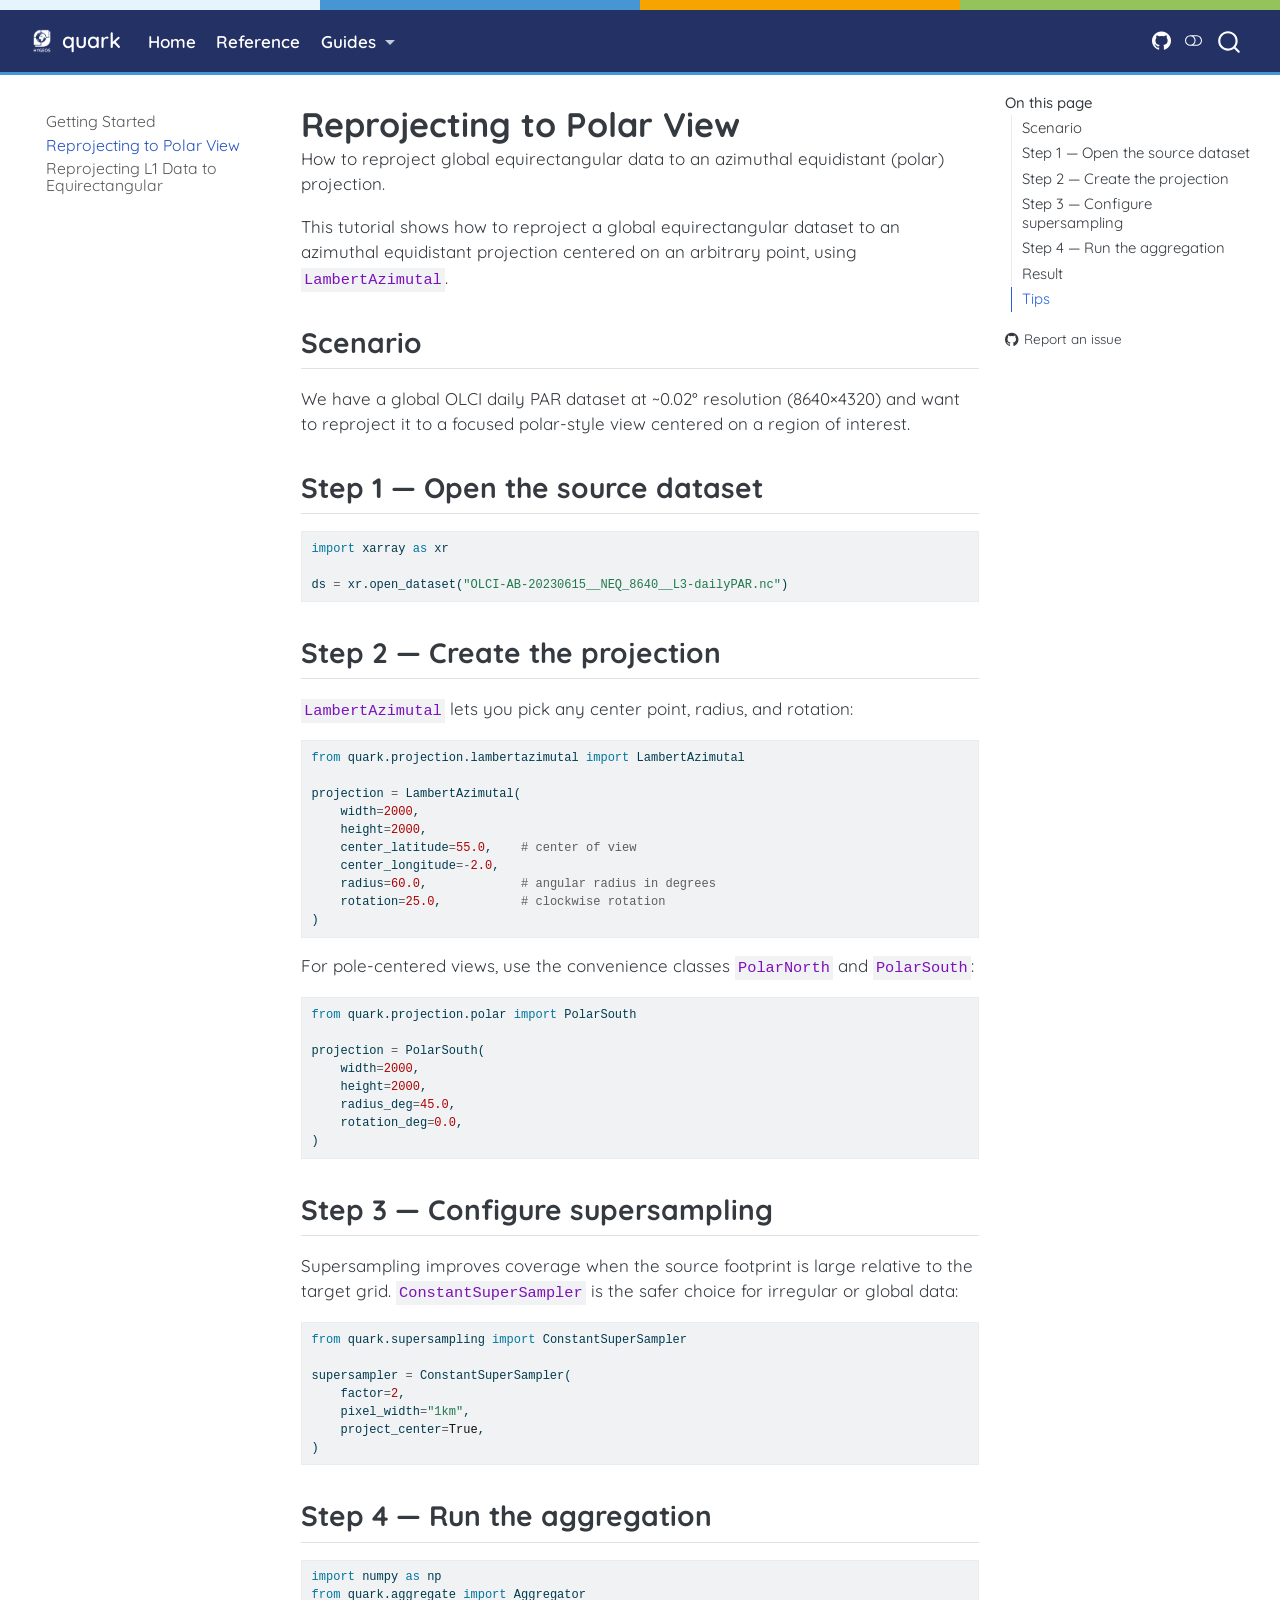
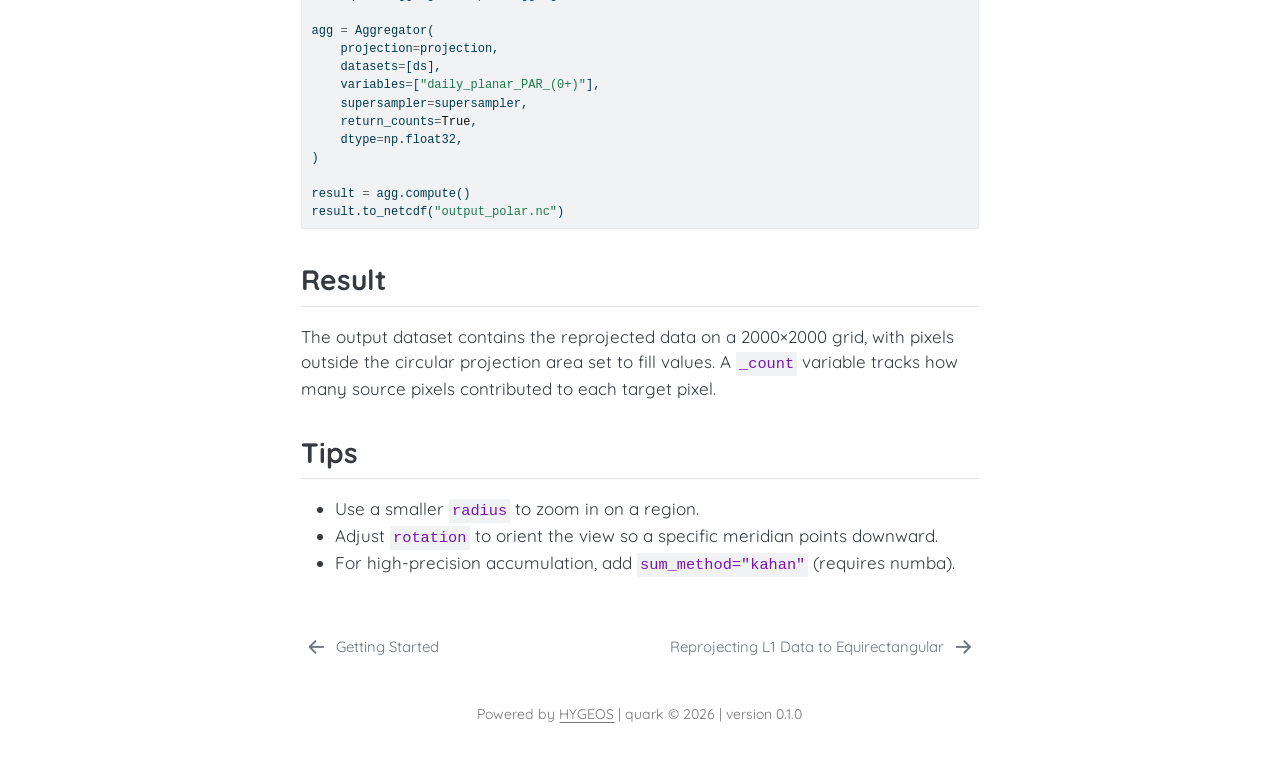
<file: articles/reproject-to-polar.html>
<!DOCTYPE html>
<html xmlns="http://www.w3.org/1999/xhtml" lang="en" xml:lang="en"><head>

<meta charset="utf-8">
<meta name="generator" content="quarto-1.9.38">

<meta name="viewport" content="width=device-width, initial-scale=1.0, user-scalable=yes">

<meta name="description" content="How to reproject global equirectangular data to an azimuthal equidistant (polar) projection.">

<title>Reprojecting to Polar View – quark</title>
<style>
/* Default styles provided by pandoc.
** See https://pandoc.org/MANUAL.html#variables-for-html for config info.
*/
code{white-space: pre-wrap;}
span.smallcaps{font-variant: small-caps;}
div.columns{display: flex; gap: min(4vw, 1.5em);}
div.column{flex: auto; overflow-x: auto;}
div.hanging-indent{margin-left: 1.5em; text-indent: -1.5em;}
ul.task-list{list-style: none;}
ul.task-list li input[type="checkbox"] {
  width: 0.8em;
  margin: 0 0.8em 0.2em -1em; /* quarto-specific, see https://github.com/quarto-dev/quarto-cli/issues/4556 */ 
  vertical-align: middle;
}
/* CSS for syntax highlighting */
html { -webkit-text-size-adjust: 100%; }
pre > code.sourceCode { white-space: pre; position: relative; }
pre > code.sourceCode > span { display: inline-block; line-height: 1.25; }
pre > code.sourceCode > span:empty { height: 1.2em; }
.sourceCode { overflow: visible; }
code.sourceCode > span { color: inherit; text-decoration: inherit; }
div.sourceCode { margin: 1em 0; }
pre.sourceCode { margin: 0; }
@media screen {
div.sourceCode { overflow: auto; }
}
@media print {
pre > code.sourceCode { white-space: pre-wrap; }
pre > code.sourceCode > span { text-indent: -5em; padding-left: 5em; }
}
pre.numberSource code
  { counter-reset: source-line 0; }
pre.numberSource code > span
  { position: relative; left: -4em; counter-increment: source-line; }
pre.numberSource code > span > a:first-child::before
  { content: counter(source-line);
    position: relative; left: -1em; text-align: right; vertical-align: baseline;
    border: none; display: inline-block;
    -webkit-touch-callout: none; -webkit-user-select: none;
    -khtml-user-select: none; -moz-user-select: none;
    -ms-user-select: none; user-select: none;
    padding: 0 4px; width: 4em;
  }
pre.numberSource { margin-left: 3em;  padding-left: 4px; }
div.sourceCode
  {   }
@media screen {
pre > code.sourceCode > span > a:first-child::before { text-decoration: underline; }
}
</style>


<script src="../site_libs/quarto-nav/quarto-nav.js"></script>
<script src="../site_libs/quarto-nav/headroom.min.js"></script>
<script src="../site_libs/clipboard/clipboard.min.js"></script>
<script src="../site_libs/quarto-search/autocomplete.umd.js"></script>
<script src="../site_libs/quarto-search/fuse.min.js"></script>
<script src="../site_libs/quarto-search/quarto-search.js"></script>
<meta name="quarto:offset" content="../">
<link href="../articles/reproject-l1-equirectangular.html" rel="next">
<link href="../articles/getting-started.html" rel="prev">
<script src="../site_libs/quarto-html/quarto.js" type="module"></script>
<script src="../site_libs/quarto-html/tabsets/tabsets.js" type="module"></script>
<script src="../site_libs/quarto-html/popper.min.js"></script>
<script src="../site_libs/quarto-html/tippy.umd.min.js"></script>
<script src="../site_libs/quarto-html/anchor.min.js"></script>
<link href="../site_libs/quarto-html/tippy.css" rel="stylesheet">
<link href="../site_libs/quarto-html/quarto-syntax-highlighting-15634bcf2e68342d4ad2dfa704d543f6.css" rel="stylesheet" class="quarto-color-scheme" id="quarto-text-highlighting-styles">
<link href="../site_libs/quarto-html/quarto-syntax-highlighting-dark-0a6b7249c26820e032cb0bd839ff02b1.css" rel="stylesheet" class="quarto-color-scheme quarto-color-alternate" id="quarto-text-highlighting-styles">
<link href="../site_libs/quarto-html/quarto-syntax-highlighting-15634bcf2e68342d4ad2dfa704d543f6.css" rel="stylesheet" class="quarto-color-scheme-extra" id="quarto-text-highlighting-styles">
<script src="../site_libs/bootstrap/bootstrap.min.js"></script>
<link href="../site_libs/bootstrap/bootstrap-icons.css" rel="stylesheet">
<link href="../site_libs/bootstrap/bootstrap-56cd821b5626d7d4691afdc80bf6577c.min.css" rel="stylesheet" append-hash="true" class="quarto-color-scheme" id="quarto-bootstrap" data-mode="light">
<link href="../site_libs/bootstrap/bootstrap-dark-93aa7c785f3754f85ba3eb74c5c8b468.min.css" rel="stylesheet" append-hash="true" class="quarto-color-scheme quarto-color-alternate" id="quarto-bootstrap" data-mode="dark">
<link href="../site_libs/bootstrap/bootstrap-56cd821b5626d7d4691afdc80bf6577c.min.css" rel="stylesheet" append-hash="true" class="quarto-color-scheme-extra" id="quarto-bootstrap" data-mode="light">
<script id="quarto-search-options" type="application/json">{
  "location": "navbar",
  "copy-button": false,
  "collapse-after": 3,
  "panel-placement": "end",
  "type": "overlay",
  "limit": 50,
  "keyboard-shortcut": [
    "f",
    "/",
    "s"
  ],
  "language": {
    "search-no-results-text": "No results",
    "search-matching-documents-text": "matching documents",
    "search-copy-link-title": "Copy link to search",
    "search-hide-matches-text": "Hide additional matches",
    "search-more-match-text": "more match in this document",
    "search-more-matches-text": "more matches in this document",
    "search-clear-button-title": "Clear",
    "search-text-placeholder": "",
    "search-detached-cancel-button-title": "Cancel",
    "search-submit-button-title": "Submit",
    "search-label": "Search"
  }
}</script>


<link rel="stylesheet" href="../site_libs/quarto-contrib/quarto-project/hygeos-docs/css/hygeos-docs.css">
<meta property="og:title" content="Reprojecting to Polar View – quark">
<meta property="og:description" content="How to reproject global equirectangular data to an azimuthal equidistant (polar) projection.">
<meta property="og:site_name" content="quark">
</head>

<body class="nav-sidebar floating nav-fixed quarto-light"><script id="quarto-html-before-body" type="application/javascript">
    const toggleBodyColorMode = (bsSheetEl) => {
      const mode = bsSheetEl.getAttribute("data-mode");
      const bodyEl = window.document.querySelector("body");
      if (mode === "dark") {
        bodyEl.classList.add("quarto-dark");
        bodyEl.classList.remove("quarto-light");
      } else {
        bodyEl.classList.add("quarto-light");
        bodyEl.classList.remove("quarto-dark");
      }
    }
    const toggleBodyColorPrimary = () => {
      const bsSheetEl = window.document.querySelector("link#quarto-bootstrap:not([rel=disabled-stylesheet])");
      if (bsSheetEl) {
        toggleBodyColorMode(bsSheetEl);
      }
    }
    const setColorSchemeToggle = (alternate) => {
      const toggles = window.document.querySelectorAll('.quarto-color-scheme-toggle');
      for (let i=0; i < toggles.length; i++) {
        const toggle = toggles[i];
        if (toggle) {
          if (alternate) {
            toggle.classList.add("alternate");
          } else {
            toggle.classList.remove("alternate");
          }
        }
      }
    };
    const toggleColorMode = (alternate) => {
      // Switch the stylesheets
      const primaryStylesheets = window.document.querySelectorAll('link.quarto-color-scheme:not(.quarto-color-alternate)');
      const alternateStylesheets = window.document.querySelectorAll('link.quarto-color-scheme.quarto-color-alternate');
      manageTransitions('#quarto-margin-sidebar .nav-link', false);
      if (alternate) {
        // note: dark is layered on light, we don't disable primary!
        enableStylesheet(alternateStylesheets);
        for (const sheetNode of alternateStylesheets) {
          if (sheetNode.id === "quarto-bootstrap") {
            toggleBodyColorMode(sheetNode);
          }
        }
      } else {
        disableStylesheet(alternateStylesheets);
        enableStylesheet(primaryStylesheets)
        toggleBodyColorPrimary();
      }
      manageTransitions('#quarto-margin-sidebar .nav-link', true);
      // Switch the toggles
      setColorSchemeToggle(alternate)
      // Hack to workaround the fact that safari doesn't
      // properly recolor the scrollbar when toggling (#1455)
      if (navigator.userAgent.indexOf('Safari') > 0 && navigator.userAgent.indexOf('Chrome') == -1) {
        manageTransitions("body", false);
        window.scrollTo(0, 1);
        setTimeout(() => {
          window.scrollTo(0, 0);
          manageTransitions("body", true);
        }, 40);
      }
    }
    const disableStylesheet = (stylesheets) => {
      for (let i=0; i < stylesheets.length; i++) {
        const stylesheet = stylesheets[i];
        stylesheet.rel = 'disabled-stylesheet';
      }
    }
    const enableStylesheet = (stylesheets) => {
      for (let i=0; i < stylesheets.length; i++) {
        const stylesheet = stylesheets[i];
        if(stylesheet.rel !== 'stylesheet') { // for Chrome, which will still FOUC without this check
          stylesheet.rel = 'stylesheet';
        }
      }
    }
    const manageTransitions = (selector, allowTransitions) => {
      const els = window.document.querySelectorAll(selector);
      for (let i=0; i < els.length; i++) {
        const el = els[i];
        if (allowTransitions) {
          el.classList.remove('notransition');
        } else {
          el.classList.add('notransition');
        }
      }
    }
    const isFileUrl = () => {
      return window.location.protocol === 'file:';
    }
    const hasAlternateSentinel = () => {
      let styleSentinel = getColorSchemeSentinel();
      if (styleSentinel !== null) {
        return styleSentinel === "alternate";
      } else {
        return false;
      }
    }
    const setStyleSentinel = (alternate) => {
      const value = alternate ? "alternate" : "default";
      if (!isFileUrl()) {
        window.localStorage.setItem("quarto-color-scheme", value);
      } else {
        localAlternateSentinel = value;
      }
    }
    const getColorSchemeSentinel = () => {
      if (!isFileUrl()) {
        const storageValue = window.localStorage.getItem("quarto-color-scheme");
        return storageValue != null ? storageValue : localAlternateSentinel;
      } else {
        return localAlternateSentinel;
      }
    }
    const toggleGiscusIfUsed = (isAlternate, darkModeDefault) => {
      const baseTheme = document.querySelector('#giscus-base-theme')?.value ?? 'light';
      const alternateTheme = document.querySelector('#giscus-alt-theme')?.value ?? 'dark';
      let newTheme = '';
      if(authorPrefersDark) {
        newTheme = isAlternate ? baseTheme : alternateTheme;
      } else {
        newTheme = isAlternate ? alternateTheme : baseTheme;
      }
      const changeGiscusTheme = () => {
        // From: https://github.com/giscus/giscus/issues/336
        const sendMessage = (message) => {
          const iframe = document.querySelector('iframe.giscus-frame');
          if (!iframe) return;
          iframe.contentWindow.postMessage({ giscus: message }, 'https://giscus.app');
        }
        sendMessage({
          setConfig: {
            theme: newTheme
          }
        });
      }
      const isGiscussLoaded = window.document.querySelector('iframe.giscus-frame') !== null;
      if (isGiscussLoaded) {
        changeGiscusTheme();
      }
    };
    const authorPrefersDark = false;
    const darkModeDefault = authorPrefersDark;
      document.querySelector('link#quarto-text-highlighting-styles.quarto-color-scheme-extra').rel = 'disabled-stylesheet';
      document.querySelector('link#quarto-bootstrap.quarto-color-scheme-extra').rel = 'disabled-stylesheet';
    let localAlternateSentinel = darkModeDefault ? 'alternate' : 'default';
    // Dark / light mode switch
    window.quartoToggleColorScheme = () => {
      // Read the current dark / light value
      let toAlternate = !hasAlternateSentinel();
      toggleColorMode(toAlternate);
      setStyleSentinel(toAlternate);
      toggleGiscusIfUsed(toAlternate, darkModeDefault);
      window.dispatchEvent(new Event('resize'));
    };
    // Switch to dark mode if need be
    if (hasAlternateSentinel()) {
      toggleColorMode(true);
    } else {
      toggleColorMode(false);
    }
  </script>

<div id="quarto-search-results"></div>
  <header id="quarto-header" class="headroom fixed-top">
    <nav class="navbar navbar-expand-lg " data-bs-theme="dark">
      <div class="navbar-container container-fluid">
      <div class="navbar-brand-container mx-auto">
    <a href="../index.html" class="navbar-brand navbar-brand-logo">
    <img src="../site_libs/quarto-contrib/quarto-project/hygeos-docs/logo-carre-blanc.png" alt="HYGEOS" class="navbar-logo light-content">
    <img src="../site_libs/quarto-contrib/quarto-project/hygeos-docs/logo-carre-blanc.png" alt="HYGEOS" class="navbar-logo dark-content">
    </a>
    <a class="navbar-brand" href="../index.html">
    <span class="navbar-title">quark</span>
    </a>
  </div>
            <div id="quarto-search" class="" title="Search"></div>
          <button class="navbar-toggler" type="button" data-bs-toggle="collapse" data-bs-target="#navbarCollapse" aria-controls="navbarCollapse" role="menu" aria-expanded="false" aria-label="Toggle navigation" onclick="if (window.quartoToggleHeadroom) { window.quartoToggleHeadroom(); }">
  <span class="navbar-toggler-icon"></span>
</button>
          <div class="collapse navbar-collapse" id="navbarCollapse">
            <ul class="navbar-nav navbar-nav-scroll me-auto">
  <li class="nav-item">
    <a class="nav-link" href="../index.html"> 
<span class="menu-text">Home</span></a>
  </li>  
  <li class="nav-item">
    <a class="nav-link" href="../reference/"> 
<span class="menu-text">Reference</span></a>
  </li>  
  <li class="nav-item dropdown ">
    <a class="nav-link dropdown-toggle" href="#" id="nav-menu-guides" role="link" data-bs-toggle="dropdown" aria-expanded="false">
 <span class="menu-text">Guides</span>
    </a>
    <ul class="dropdown-menu" aria-labelledby="nav-menu-guides">    
        <li>
    <a class="dropdown-item" href="../articles/getting-started.html">
 <span class="dropdown-text">Getting Started</span></a>
  </li>  
        <li>
    <a class="dropdown-item" href="../articles/reproject-to-polar.html">
 <span class="dropdown-text">Reprojecting to Polar View</span></a>
  </li>  
        <li>
    <a class="dropdown-item" href="../articles/reproject-l1-equirectangular.html">
 <span class="dropdown-text">Reprojecting L1 to Equirectangular</span></a>
  </li>  
    </ul>
  </li>
</ul>
            <ul class="navbar-nav navbar-nav-scroll ms-auto">
  <li class="nav-item compact">
    <a class="nav-link" href="https://github.com/hygeos/Quark"> <i class="bi bi-github" role="img" aria-label="GitHub Repository">
</i> 
<span class="menu-text"></span></a>
  </li>  
</ul>
          </div> <!-- /navcollapse -->
            <div class="quarto-navbar-tools">
  <a href="" class="quarto-color-scheme-toggle quarto-navigation-tool  px-1" onclick="window.quartoToggleColorScheme(); return false;" title="Toggle dark mode"><i class="bi"></i></a>
</div>
      </div> <!-- /container-fluid -->
    </nav>
  <nav class="quarto-secondary-nav">
    <div class="container-fluid d-flex">
      <button type="button" class="quarto-btn-toggle btn" data-bs-toggle="collapse" role="button" data-bs-target=".quarto-sidebar-collapse-item" aria-controls="quarto-sidebar" aria-expanded="false" aria-label="Toggle sidebar navigation" onclick="if (window.quartoToggleHeadroom) { window.quartoToggleHeadroom(); }">
        <i class="bi bi-layout-text-sidebar-reverse"></i>
      </button>
        <nav class="quarto-page-breadcrumbs" aria-label="breadcrumb"><ol class="breadcrumb"><li class="breadcrumb-item"><a href="../articles/reproject-to-polar.html">Reprojecting to Polar View</a></li></ol></nav>
        <a class="flex-grow-1" role="navigation" data-bs-toggle="collapse" data-bs-target=".quarto-sidebar-collapse-item" aria-controls="quarto-sidebar" aria-expanded="false" aria-label="Toggle sidebar navigation" onclick="if (window.quartoToggleHeadroom) { window.quartoToggleHeadroom(); }">      
        </a>
    </div>
  </nav>
</header>
<!-- content -->
<div id="quarto-content" class="quarto-container page-columns page-rows-contents page-layout-article page-navbar">
<!-- sidebar -->
  <nav id="quarto-sidebar" class="sidebar collapse collapse-horizontal quarto-sidebar-collapse-item sidebar-navigation floating overflow-auto">
    <div class="sidebar-menu-container"> 
    <ul class="list-unstyled mt-1">
        <li class="sidebar-item">
  <div class="sidebar-item-container"> 
  <a href="../articles/getting-started.html" class="sidebar-item-text sidebar-link">
 <span class="menu-text">Getting Started</span></a>
  </div>
</li>
        <li class="sidebar-item">
  <div class="sidebar-item-container"> 
  <a href="../articles/reproject-to-polar.html" class="sidebar-item-text sidebar-link active">
 <span class="menu-text">Reprojecting to Polar View</span></a>
  </div>
</li>
        <li class="sidebar-item">
  <div class="sidebar-item-container"> 
  <a href="../articles/reproject-l1-equirectangular.html" class="sidebar-item-text sidebar-link">
 <span class="menu-text">Reprojecting L1 Data to Equirectangular</span></a>
  </div>
</li>
    </ul>
    </div>
</nav>
<div id="quarto-sidebar-glass" class="quarto-sidebar-collapse-item" data-bs-toggle="collapse" data-bs-target=".quarto-sidebar-collapse-item"></div>
<!-- margin-sidebar -->
    <div id="quarto-margin-sidebar" class="sidebar margin-sidebar">
        <nav id="TOC" role="doc-toc" class="toc-active">
    <h2 id="toc-title">On this page</h2>
   
  <ul>
  <li><a href="#scenario" id="toc-scenario" class="nav-link active" data-scroll-target="#scenario">Scenario</a></li>
  <li><a href="#step-1-open-the-source-dataset" id="toc-step-1-open-the-source-dataset" class="nav-link" data-scroll-target="#step-1-open-the-source-dataset">Step 1 — Open the source dataset</a></li>
  <li><a href="#step-2-create-the-projection" id="toc-step-2-create-the-projection" class="nav-link" data-scroll-target="#step-2-create-the-projection">Step 2 — Create the projection</a></li>
  <li><a href="#step-3-configure-supersampling" id="toc-step-3-configure-supersampling" class="nav-link" data-scroll-target="#step-3-configure-supersampling">Step 3 — Configure supersampling</a></li>
  <li><a href="#step-4-run-the-aggregation" id="toc-step-4-run-the-aggregation" class="nav-link" data-scroll-target="#step-4-run-the-aggregation">Step 4 — Run the aggregation</a></li>
  <li><a href="#result" id="toc-result" class="nav-link" data-scroll-target="#result">Result</a></li>
  <li><a href="#tips" id="toc-tips" class="nav-link" data-scroll-target="#tips">Tips</a></li>
  </ul>
<div class="toc-actions"><ul><li><a href="https://github.com/hygeos/Quark/issues/new" class="toc-action"><i class="bi bi-github"></i>Report an issue</a></li></ul></div></nav>
    </div>
<!-- main -->
<main class="content" id="quarto-document-content">


<header id="title-block-header" class="quarto-title-block default">
<div class="quarto-title">
<h1 class="title">Reprojecting to Polar View</h1>
</div>

<div>
  <div class="description">
    How to reproject global equirectangular data to an azimuthal equidistant (polar) projection.
  </div>
</div>


<div class="quarto-title-meta">

    
  
    
  </div>
  


</header>


<p>This tutorial shows how to reproject a global equirectangular dataset to an azimuthal equidistant projection centered on an arbitrary point, using <code>LambertAzimutal</code>.</p>
<section id="scenario" class="level2">
<h2 class="anchored" data-anchor-id="scenario">Scenario</h2>
<p>We have a global OLCI daily PAR dataset at ~0.02° resolution (8640×4320) and want to reproject it to a focused polar-style view centered on a region of interest.</p>
</section>
<section id="step-1-open-the-source-dataset" class="level2">
<h2 class="anchored" data-anchor-id="step-1-open-the-source-dataset">Step 1 — Open the source dataset</h2>
<div class="code-copy-outer-scaffold"><div class="sourceCode" id="cb1"><pre class="sourceCode python code-with-copy"><code class="sourceCode python"><span id="cb1-1"><a href="#cb1-1" aria-hidden="true" tabindex="-1"></a><span class="im">import</span> xarray <span class="im">as</span> xr</span>
<span id="cb1-2"><a href="#cb1-2" aria-hidden="true" tabindex="-1"></a></span>
<span id="cb1-3"><a href="#cb1-3" aria-hidden="true" tabindex="-1"></a>ds <span class="op">=</span> xr.open_dataset(<span class="st">"OLCI-AB-20230615__NEQ_8640__L3-dailyPAR.nc"</span>)</span></code></pre></div><button title="Copy to Clipboard" class="code-copy-button"><i class="bi"></i></button></div>
</section>
<section id="step-2-create-the-projection" class="level2">
<h2 class="anchored" data-anchor-id="step-2-create-the-projection">Step 2 — Create the projection</h2>
<p><code>LambertAzimutal</code> lets you pick any center point, radius, and rotation:</p>
<div class="code-copy-outer-scaffold"><div class="sourceCode" id="cb2"><pre class="sourceCode python code-with-copy"><code class="sourceCode python"><span id="cb2-1"><a href="#cb2-1" aria-hidden="true" tabindex="-1"></a><span class="im">from</span> quark.projection.lambertazimutal <span class="im">import</span> LambertAzimutal</span>
<span id="cb2-2"><a href="#cb2-2" aria-hidden="true" tabindex="-1"></a></span>
<span id="cb2-3"><a href="#cb2-3" aria-hidden="true" tabindex="-1"></a>projection <span class="op">=</span> LambertAzimutal(</span>
<span id="cb2-4"><a href="#cb2-4" aria-hidden="true" tabindex="-1"></a>    width<span class="op">=</span><span class="dv">2000</span>,</span>
<span id="cb2-5"><a href="#cb2-5" aria-hidden="true" tabindex="-1"></a>    height<span class="op">=</span><span class="dv">2000</span>,</span>
<span id="cb2-6"><a href="#cb2-6" aria-hidden="true" tabindex="-1"></a>    center_latitude<span class="op">=</span><span class="fl">55.0</span>,    <span class="co"># center of view</span></span>
<span id="cb2-7"><a href="#cb2-7" aria-hidden="true" tabindex="-1"></a>    center_longitude<span class="op">=-</span><span class="fl">2.0</span>,</span>
<span id="cb2-8"><a href="#cb2-8" aria-hidden="true" tabindex="-1"></a>    radius<span class="op">=</span><span class="fl">60.0</span>,             <span class="co"># angular radius in degrees</span></span>
<span id="cb2-9"><a href="#cb2-9" aria-hidden="true" tabindex="-1"></a>    rotation<span class="op">=</span><span class="fl">25.0</span>,           <span class="co"># clockwise rotation</span></span>
<span id="cb2-10"><a href="#cb2-10" aria-hidden="true" tabindex="-1"></a>)</span></code></pre></div><button title="Copy to Clipboard" class="code-copy-button"><i class="bi"></i></button></div>
<p>For pole-centered views, use the convenience classes <code>PolarNorth</code> and <code>PolarSouth</code>:</p>
<div class="code-copy-outer-scaffold"><div class="sourceCode" id="cb3"><pre class="sourceCode python code-with-copy"><code class="sourceCode python"><span id="cb3-1"><a href="#cb3-1" aria-hidden="true" tabindex="-1"></a><span class="im">from</span> quark.projection.polar <span class="im">import</span> PolarSouth</span>
<span id="cb3-2"><a href="#cb3-2" aria-hidden="true" tabindex="-1"></a></span>
<span id="cb3-3"><a href="#cb3-3" aria-hidden="true" tabindex="-1"></a>projection <span class="op">=</span> PolarSouth(</span>
<span id="cb3-4"><a href="#cb3-4" aria-hidden="true" tabindex="-1"></a>    width<span class="op">=</span><span class="dv">2000</span>,</span>
<span id="cb3-5"><a href="#cb3-5" aria-hidden="true" tabindex="-1"></a>    height<span class="op">=</span><span class="dv">2000</span>,</span>
<span id="cb3-6"><a href="#cb3-6" aria-hidden="true" tabindex="-1"></a>    radius_deg<span class="op">=</span><span class="fl">45.0</span>,</span>
<span id="cb3-7"><a href="#cb3-7" aria-hidden="true" tabindex="-1"></a>    rotation_deg<span class="op">=</span><span class="fl">0.0</span>,</span>
<span id="cb3-8"><a href="#cb3-8" aria-hidden="true" tabindex="-1"></a>)</span></code></pre></div><button title="Copy to Clipboard" class="code-copy-button"><i class="bi"></i></button></div>
</section>
<section id="step-3-configure-supersampling" class="level2">
<h2 class="anchored" data-anchor-id="step-3-configure-supersampling">Step 3 — Configure supersampling</h2>
<p>Supersampling improves coverage when the source footprint is large relative to the target grid. <code>ConstantSuperSampler</code> is the safer choice for irregular or global data:</p>
<div class="code-copy-outer-scaffold"><div class="sourceCode" id="cb4"><pre class="sourceCode python code-with-copy"><code class="sourceCode python"><span id="cb4-1"><a href="#cb4-1" aria-hidden="true" tabindex="-1"></a><span class="im">from</span> quark.supersampling <span class="im">import</span> ConstantSuperSampler</span>
<span id="cb4-2"><a href="#cb4-2" aria-hidden="true" tabindex="-1"></a></span>
<span id="cb4-3"><a href="#cb4-3" aria-hidden="true" tabindex="-1"></a>supersampler <span class="op">=</span> ConstantSuperSampler(</span>
<span id="cb4-4"><a href="#cb4-4" aria-hidden="true" tabindex="-1"></a>    factor<span class="op">=</span><span class="dv">2</span>,</span>
<span id="cb4-5"><a href="#cb4-5" aria-hidden="true" tabindex="-1"></a>    pixel_width<span class="op">=</span><span class="st">"1km"</span>,</span>
<span id="cb4-6"><a href="#cb4-6" aria-hidden="true" tabindex="-1"></a>    project_center<span class="op">=</span><span class="va">True</span>,</span>
<span id="cb4-7"><a href="#cb4-7" aria-hidden="true" tabindex="-1"></a>)</span></code></pre></div><button title="Copy to Clipboard" class="code-copy-button"><i class="bi"></i></button></div>
</section>
<section id="step-4-run-the-aggregation" class="level2">
<h2 class="anchored" data-anchor-id="step-4-run-the-aggregation">Step 4 — Run the aggregation</h2>
<div class="code-copy-outer-scaffold"><div class="sourceCode" id="cb5"><pre class="sourceCode python code-with-copy"><code class="sourceCode python"><span id="cb5-1"><a href="#cb5-1" aria-hidden="true" tabindex="-1"></a><span class="im">import</span> numpy <span class="im">as</span> np</span>
<span id="cb5-2"><a href="#cb5-2" aria-hidden="true" tabindex="-1"></a><span class="im">from</span> quark.aggregate <span class="im">import</span> Aggregator</span>
<span id="cb5-3"><a href="#cb5-3" aria-hidden="true" tabindex="-1"></a></span>
<span id="cb5-4"><a href="#cb5-4" aria-hidden="true" tabindex="-1"></a>agg <span class="op">=</span> Aggregator(</span>
<span id="cb5-5"><a href="#cb5-5" aria-hidden="true" tabindex="-1"></a>    projection<span class="op">=</span>projection,</span>
<span id="cb5-6"><a href="#cb5-6" aria-hidden="true" tabindex="-1"></a>    datasets<span class="op">=</span>[ds],</span>
<span id="cb5-7"><a href="#cb5-7" aria-hidden="true" tabindex="-1"></a>    variables<span class="op">=</span>[<span class="st">"daily_planar_PAR_(0+)"</span>],</span>
<span id="cb5-8"><a href="#cb5-8" aria-hidden="true" tabindex="-1"></a>    supersampler<span class="op">=</span>supersampler,</span>
<span id="cb5-9"><a href="#cb5-9" aria-hidden="true" tabindex="-1"></a>    return_counts<span class="op">=</span><span class="va">True</span>,</span>
<span id="cb5-10"><a href="#cb5-10" aria-hidden="true" tabindex="-1"></a>    dtype<span class="op">=</span>np.float32,</span>
<span id="cb5-11"><a href="#cb5-11" aria-hidden="true" tabindex="-1"></a>)</span>
<span id="cb5-12"><a href="#cb5-12" aria-hidden="true" tabindex="-1"></a></span>
<span id="cb5-13"><a href="#cb5-13" aria-hidden="true" tabindex="-1"></a>result <span class="op">=</span> agg.compute()</span>
<span id="cb5-14"><a href="#cb5-14" aria-hidden="true" tabindex="-1"></a>result.to_netcdf(<span class="st">"output_polar.nc"</span>)</span></code></pre></div><button title="Copy to Clipboard" class="code-copy-button"><i class="bi"></i></button></div>
</section>
<section id="result" class="level2">
<h2 class="anchored" data-anchor-id="result">Result</h2>
<p>The output dataset contains the reprojected data on a 2000×2000 grid, with pixels outside the circular projection area set to fill values. A <code>_count</code> variable tracks how many source pixels contributed to each target pixel.</p>
</section>
<section id="tips" class="level2">
<h2 class="anchored" data-anchor-id="tips">Tips</h2>
<ul>
<li>Use a smaller <code>radius</code> to zoom in on a region.</li>
<li>Adjust <code>rotation</code> to orient the view so a specific meridian points downward.</li>
<li>For high-precision accumulation, add <code>sum_method="kahan"</code> (requires numba).</li>
</ul>


</section>

</main> <!-- /main -->
<script id="quarto-html-after-body" type="application/javascript">
  window.document.addEventListener("DOMContentLoaded", function (event) {
    // Ensure there is a toggle, if there isn't float one in the top right
    if (window.document.querySelector('.quarto-color-scheme-toggle') === null) {
      const a = window.document.createElement('a');
      a.classList.add('top-right');
      a.classList.add('quarto-color-scheme-toggle');
      a.href = "";
      a.onclick = function() { try { window.quartoToggleColorScheme(); } catch {} return false; };
      const i = window.document.createElement("i");
      i.classList.add('bi');
      a.appendChild(i);
      window.document.body.appendChild(a);
    }
    setColorSchemeToggle(hasAlternateSentinel())
    const icon = "";
    const anchorJS = new window.AnchorJS();
    anchorJS.options = {
      placement: 'right',
      icon: icon
    };
    anchorJS.add('.anchored');
    const isCodeAnnotation = (el) => {
      for (const clz of el.classList) {
        if (clz.startsWith('code-annotation-')) {                     
          return true;
        }
      }
      return false;
    }
    const onCopySuccess = function(e) {
      // button target
      const button = e.trigger;
      // don't keep focus
      button.blur();
      // flash "checked"
      button.classList.add('code-copy-button-checked');
      var currentTitle = button.getAttribute("title");
      button.setAttribute("title", "Copied!");
      let tooltip;
      if (window.bootstrap) {
        button.setAttribute("data-bs-toggle", "tooltip");
        button.setAttribute("data-bs-placement", "left");
        button.setAttribute("data-bs-title", "Copied!");
        tooltip = new bootstrap.Tooltip(button, 
          { trigger: "manual", 
            customClass: "code-copy-button-tooltip",
            offset: [0, -8]});
        tooltip.show();    
      }
      setTimeout(function() {
        if (tooltip) {
          tooltip.hide();
          button.removeAttribute("data-bs-title");
          button.removeAttribute("data-bs-toggle");
          button.removeAttribute("data-bs-placement");
        }
        button.setAttribute("title", currentTitle);
        button.classList.remove('code-copy-button-checked');
      }, 1000);
      // clear code selection
      e.clearSelection();
    }
    const getTextToCopy = function(trigger) {
      const outerScaffold = trigger.parentElement.cloneNode(true);
      const codeEl = outerScaffold.querySelector('code');
      for (const childEl of codeEl.children) {
        if (isCodeAnnotation(childEl)) {
          childEl.remove();
        }
      }
      return codeEl.innerText;
    }
    const clipboard = new window.ClipboardJS('.code-copy-button:not([data-in-quarto-modal])', {
      text: getTextToCopy
    });
    clipboard.on('success', onCopySuccess);
    if (window.document.getElementById('quarto-embedded-source-code-modal')) {
      const clipboardModal = new window.ClipboardJS('.code-copy-button[data-in-quarto-modal]', {
        text: getTextToCopy,
        container: window.document.getElementById('quarto-embedded-source-code-modal')
      });
      clipboardModal.on('success', onCopySuccess);
    }
      var localhostRegex = new RegExp(/^(?:http|https):\/\/localhost\:?[0-9]*\//);
      var mailtoRegex = new RegExp(/^mailto:/);
        var filterRegex = new RegExp("https:\/\/hygeos\.github\.io\/Quark\/");
      var isInternal = (href) => {
          return filterRegex.test(href) || localhostRegex.test(href) || mailtoRegex.test(href);
      }
      // Inspect non-navigation links and adorn them if external
     var links = window.document.querySelectorAll('a[href]:not(.nav-link):not(.navbar-brand):not(.toc-action):not(.sidebar-link):not(.sidebar-item-toggle):not(.pagination-link):not(.no-external):not([aria-hidden]):not(.dropdown-item):not(.quarto-navigation-tool):not(.about-link)');
      for (var i=0; i<links.length; i++) {
        const link = links[i];
        if (!isInternal(link.href)) {
          // undo the damage that might have been done by quarto-nav.js in the case of
          // links that we want to consider external
          if (link.dataset.originalHref !== undefined) {
            link.href = link.dataset.originalHref;
          }
        }
      }
    function tippyHover(el, contentFn, onTriggerFn, onUntriggerFn) {
      const config = {
        allowHTML: true,
        maxWidth: 500,
        delay: 100,
        arrow: false,
        appendTo: function(el) {
            return el.parentElement;
        },
        interactive: true,
        interactiveBorder: 10,
        theme: 'quarto',
        placement: 'bottom-start',
      };
      if (contentFn) {
        config.content = contentFn;
      }
      if (onTriggerFn) {
        config.onTrigger = onTriggerFn;
      }
      if (onUntriggerFn) {
        config.onUntrigger = onUntriggerFn;
      }
      window.tippy(el, config); 
    }
    const noterefs = window.document.querySelectorAll('a[role="doc-noteref"]');
    for (var i=0; i<noterefs.length; i++) {
      const ref = noterefs[i];
      tippyHover(ref, function() {
        // use id or data attribute instead here
        let href = ref.getAttribute('data-footnote-href') || ref.getAttribute('href');
        try { href = new URL(href).hash; } catch {}
        const id = href.replace(/^#\/?/, "");
        const note = window.document.getElementById(id);
        if (note) {
          return note.innerHTML;
        } else {
          return "";
        }
      });
    }
    const xrefs = window.document.querySelectorAll('a.quarto-xref');
    const processXRef = (id, note) => {
      // Strip column container classes
      const stripColumnClz = (el) => {
        el.classList.remove("page-full", "page-columns");
        if (el.children) {
          for (const child of el.children) {
            stripColumnClz(child);
          }
        }
      }
      stripColumnClz(note)
      if (id === null || id.startsWith('sec-')) {
        // Special case sections, only their first couple elements
        const container = document.createElement("div");
        if (note.children && note.children.length > 2) {
          container.appendChild(note.children[0].cloneNode(true));
          for (let i = 1; i < note.children.length; i++) {
            const child = note.children[i];
            if (child.tagName === "P" && child.innerText === "") {
              continue;
            } else {
              container.appendChild(child.cloneNode(true));
              break;
            }
          }
          if (window.Quarto?.typesetMath) {
            window.Quarto.typesetMath(container);
          }
          return container.innerHTML
        } else {
          if (window.Quarto?.typesetMath) {
            window.Quarto.typesetMath(note);
          }
          return note.innerHTML;
        }
      } else {
        // Remove any anchor links if they are present
        const anchorLink = note.querySelector('a.anchorjs-link');
        if (anchorLink) {
          anchorLink.remove();
        }
        if (window.Quarto?.typesetMath) {
          window.Quarto.typesetMath(note);
        }
        if (note.classList.contains("callout")) {
          return note.outerHTML;
        } else {
          return note.innerHTML;
        }
      }
    }
    for (var i=0; i<xrefs.length; i++) {
      const xref = xrefs[i];
      tippyHover(xref, undefined, function(instance) {
        instance.disable();
        let url = xref.getAttribute('href');
        let hash = undefined; 
        if (url.startsWith('#')) {
          hash = url;
        } else {
          try { hash = new URL(url).hash; } catch {}
        }
        if (hash) {
          const id = hash.replace(/^#\/?/, "");
          const note = window.document.getElementById(id);
          if (note !== null) {
            try {
              const html = processXRef(id, note.cloneNode(true));
              instance.setContent(html);
            } finally {
              instance.enable();
              instance.show();
            }
          } else {
            // See if we can fetch this
            fetch(url.split('#')[0])
            .then(res => res.text())
            .then(html => {
              const parser = new DOMParser();
              const htmlDoc = parser.parseFromString(html, "text/html");
              const note = htmlDoc.getElementById(id);
              if (note !== null) {
                const html = processXRef(id, note);
                instance.setContent(html);
              } 
            }).finally(() => {
              instance.enable();
              instance.show();
            });
          }
        } else {
          // See if we can fetch a full url (with no hash to target)
          // This is a special case and we should probably do some content thinning / targeting
          fetch(url)
          .then(res => res.text())
          .then(html => {
            const parser = new DOMParser();
            const htmlDoc = parser.parseFromString(html, "text/html");
            const note = htmlDoc.querySelector('main.content');
            if (note !== null) {
              // This should only happen for chapter cross references
              // (since there is no id in the URL)
              // remove the first header
              if (note.children.length > 0 && note.children[0].tagName === "HEADER") {
                note.children[0].remove();
              }
              const html = processXRef(null, note);
              instance.setContent(html);
            } 
          }).finally(() => {
            instance.enable();
            instance.show();
          });
        }
      }, function(instance) {
      });
    }
        let selectedAnnoteEl;
        const selectorForAnnotation = ( cell, annotation) => {
          let cellAttr = 'data-code-cell="' + cell + '"';
          let lineAttr = 'data-code-annotation="' +  annotation + '"';
          const selector = 'span[' + cellAttr + '][' + lineAttr + ']';
          return selector;
        }
        const selectCodeLines = (annoteEl) => {
          const doc = window.document;
          const targetCell = annoteEl.getAttribute("data-target-cell");
          const targetAnnotation = annoteEl.getAttribute("data-target-annotation");
          const annoteSpan = window.document.querySelector(selectorForAnnotation(targetCell, targetAnnotation));
          const lines = annoteSpan.getAttribute("data-code-lines").split(",");
          const lineIds = lines.map((line) => {
            return targetCell + "-" + line;
          })
          let top = null;
          let height = null;
          let parent = null;
          if (lineIds.length > 0) {
              //compute the position of the single el (top and bottom and make a div)
              const el = window.document.getElementById(lineIds[0]);
              top = el.offsetTop;
              height = el.offsetHeight;
              parent = el.parentElement.parentElement;
            if (lineIds.length > 1) {
              const lastEl = window.document.getElementById(lineIds[lineIds.length - 1]);
              const bottom = lastEl.offsetTop + lastEl.offsetHeight;
              height = bottom - top;
            }
            if (top !== null && height !== null && parent !== null) {
              // cook up a div (if necessary) and position it 
              let div = window.document.getElementById("code-annotation-line-highlight");
              if (div === null) {
                div = window.document.createElement("div");
                div.setAttribute("id", "code-annotation-line-highlight");
                div.style.position = 'absolute';
                parent.appendChild(div);
              }
              div.style.top = top - 2 + "px";
              div.style.height = height + 4 + "px";
              div.style.left = 0;
              let gutterDiv = window.document.getElementById("code-annotation-line-highlight-gutter");
              if (gutterDiv === null) {
                gutterDiv = window.document.createElement("div");
                gutterDiv.setAttribute("id", "code-annotation-line-highlight-gutter");
                gutterDiv.style.position = 'absolute';
                const codeCell = window.document.getElementById(targetCell);
                const gutter = codeCell.querySelector('.code-annotation-gutter');
                gutter.appendChild(gutterDiv);
              }
              gutterDiv.style.top = top - 2 + "px";
              gutterDiv.style.height = height + 4 + "px";
            }
            selectedAnnoteEl = annoteEl;
          }
        };
        const unselectCodeLines = () => {
          const elementsIds = ["code-annotation-line-highlight", "code-annotation-line-highlight-gutter"];
          elementsIds.forEach((elId) => {
            const div = window.document.getElementById(elId);
            if (div) {
              div.remove();
            }
          });
          selectedAnnoteEl = undefined;
        };
          // Handle positioning of the toggle
      window.addEventListener(
        "resize",
        throttle(() => {
          elRect = undefined;
          if (selectedAnnoteEl) {
            selectCodeLines(selectedAnnoteEl);
          }
        }, 10)
      );
      function throttle(fn, ms) {
      let throttle = false;
      let timer;
        return (...args) => {
          if(!throttle) { // first call gets through
              fn.apply(this, args);
              throttle = true;
          } else { // all the others get throttled
              if(timer) clearTimeout(timer); // cancel #2
              timer = setTimeout(() => {
                fn.apply(this, args);
                timer = throttle = false;
              }, ms);
          }
        };
      }
        // Attach click handler to the DT
        const annoteDls = window.document.querySelectorAll('dt[data-target-cell]');
        for (const annoteDlNode of annoteDls) {
          annoteDlNode.addEventListener('click', (event) => {
            const clickedEl = event.target;
            if (clickedEl !== selectedAnnoteEl) {
              unselectCodeLines();
              const activeEl = window.document.querySelector('dt[data-target-cell].code-annotation-active');
              if (activeEl) {
                activeEl.classList.remove('code-annotation-active');
              }
              selectCodeLines(clickedEl);
              clickedEl.classList.add('code-annotation-active');
            } else {
              // Unselect the line
              unselectCodeLines();
              clickedEl.classList.remove('code-annotation-active');
            }
          });
        }
    const findCites = (el) => {
      const parentEl = el.parentElement;
      if (parentEl) {
        const cites = parentEl.dataset.cites;
        if (cites) {
          return {
            el,
            cites: cites.split(' ')
          };
        } else {
          return findCites(el.parentElement)
        }
      } else {
        return undefined;
      }
    };
    var bibliorefs = window.document.querySelectorAll('a[role="doc-biblioref"]');
    for (var i=0; i<bibliorefs.length; i++) {
      const ref = bibliorefs[i];
      const citeInfo = findCites(ref);
      if (citeInfo) {
        tippyHover(citeInfo.el, function() {
          var popup = window.document.createElement('div');
          citeInfo.cites.forEach(function(cite) {
            var citeDiv = window.document.createElement('div');
            citeDiv.classList.add('hanging-indent');
            citeDiv.classList.add('csl-entry');
            var biblioDiv = window.document.getElementById('ref-' + cite);
            if (biblioDiv) {
              citeDiv.innerHTML = biblioDiv.innerHTML;
            }
            popup.appendChild(citeDiv);
          });
          return popup.innerHTML;
        });
      }
    }
  });
  </script>
<nav class="page-navigation">
  <div class="nav-page nav-page-previous">
      <a href="../articles/getting-started.html" class="pagination-link" aria-label="Getting Started">
        <i class="bi bi-arrow-left-short"></i> <span class="nav-page-text">Getting Started</span>
      </a>          
  </div>
  <div class="nav-page nav-page-next">
      <a href="../articles/reproject-l1-equirectangular.html" class="pagination-link" aria-label="Reprojecting L1 Data to Equirectangular">
        <span class="nav-page-text">Reprojecting L1 Data to Equirectangular</span> <i class="bi bi-arrow-right-short"></i>
      </a>
  </div>
</nav>
</div> <!-- /content -->
<footer class="footer">
  <div class="nav-footer">
    <div class="nav-footer-left">
      &nbsp;
    </div>   
    <div class="nav-footer-center">
<p>Powered by <a href="https://www.hygeos.com">HYGEOS</a> | quark © 2026 | version 0.1.0</p>
<div class="toc-actions d-sm-block d-md-none"><ul><li><a href="https://github.com/hygeos/Quark/issues/new" class="toc-action"><i class="bi bi-github"></i>Report an issue</a></li></ul></div></div>
    <div class="nav-footer-right">
      &nbsp;
    </div>
  </div>
</footer>




</body></html>
</file>
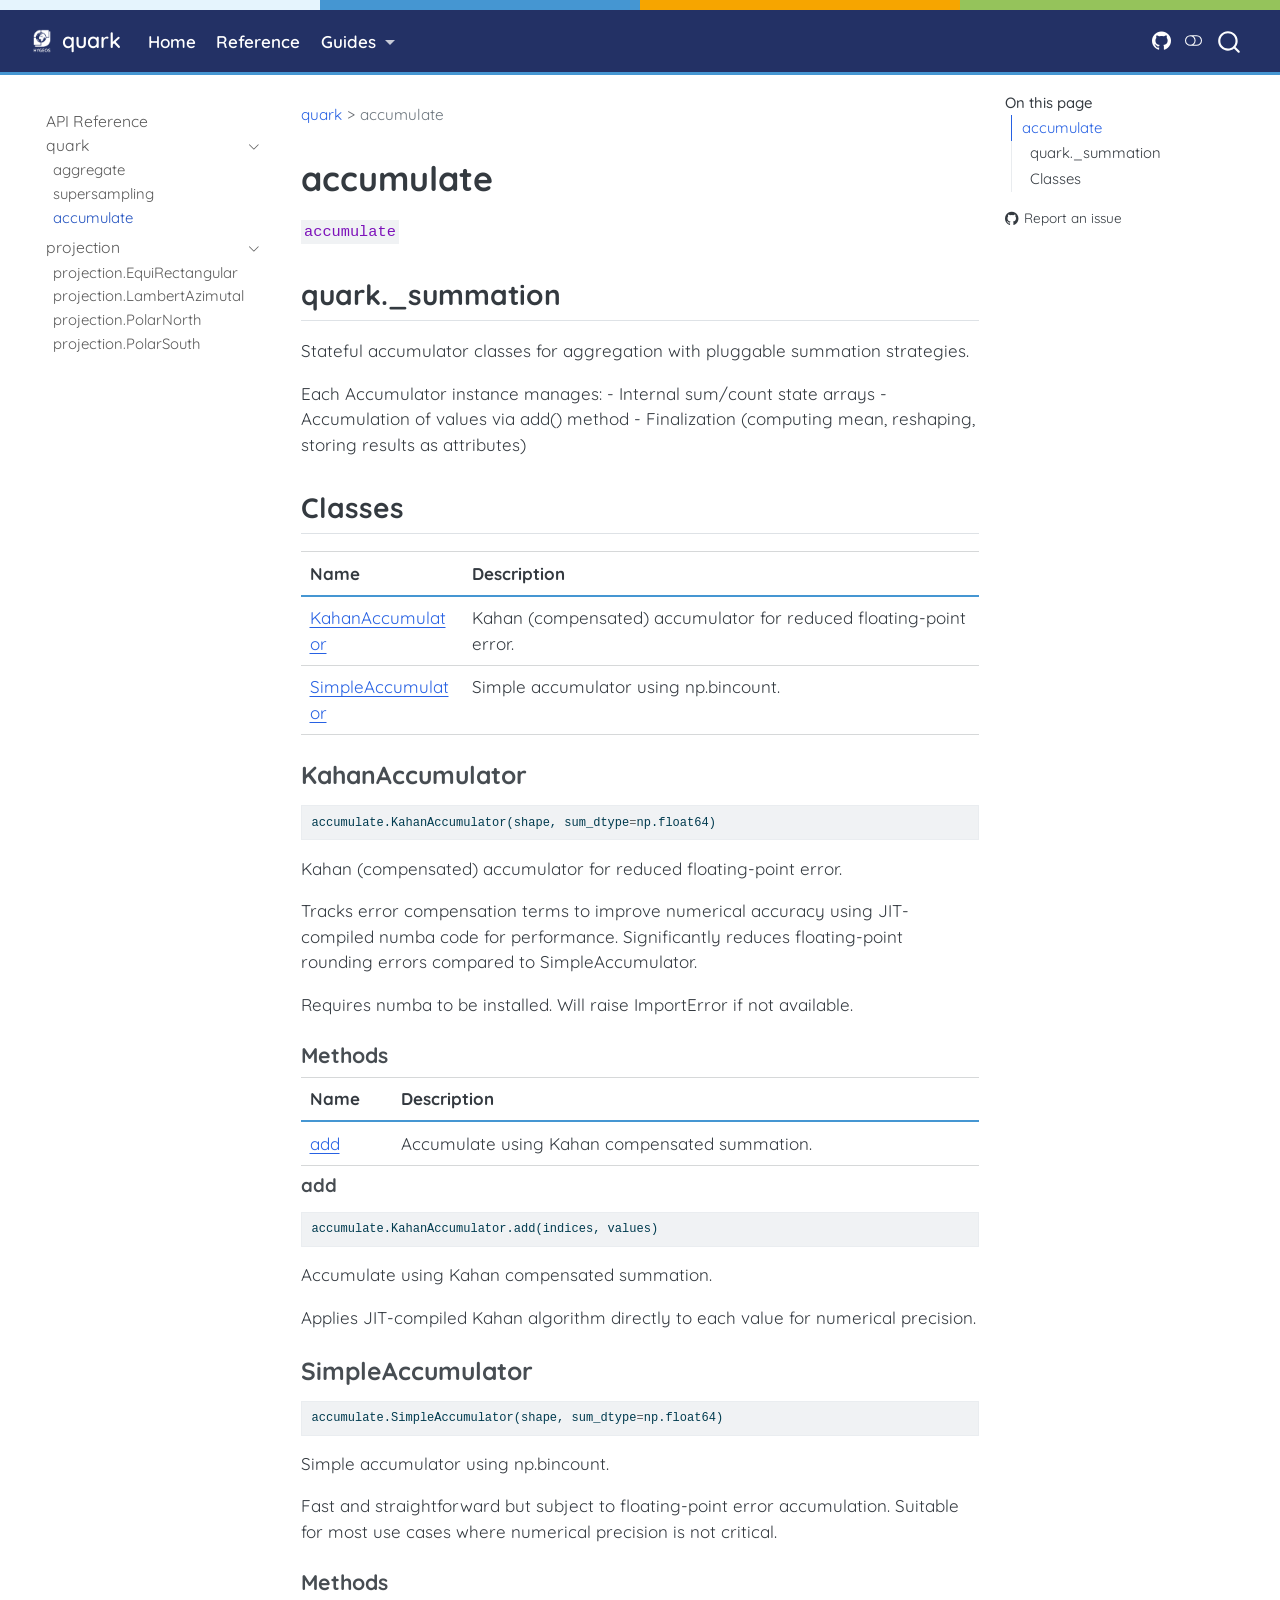
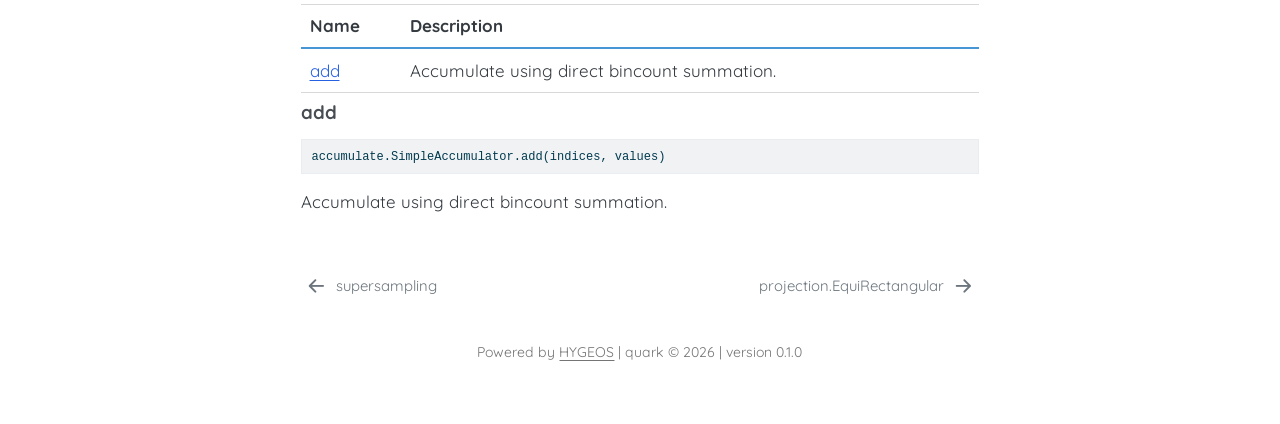
<file: reference/accumulate.html>
<!DOCTYPE html>
<html xmlns="http://www.w3.org/1999/xhtml" lang="en" xml:lang="en"><head>

<meta charset="utf-8">
<meta name="generator" content="quarto-1.9.38">

<meta name="viewport" content="width=device-width, initial-scale=1.0, user-scalable=yes">


<title>accumulate – quark</title>
<style>
/* Default styles provided by pandoc.
** See https://pandoc.org/MANUAL.html#variables-for-html for config info.
*/
code{white-space: pre-wrap;}
span.smallcaps{font-variant: small-caps;}
div.columns{display: flex; gap: min(4vw, 1.5em);}
div.column{flex: auto; overflow-x: auto;}
div.hanging-indent{margin-left: 1.5em; text-indent: -1.5em;}
ul.task-list{list-style: none;}
ul.task-list li input[type="checkbox"] {
  width: 0.8em;
  margin: 0 0.8em 0.2em -1em; /* quarto-specific, see https://github.com/quarto-dev/quarto-cli/issues/4556 */ 
  vertical-align: middle;
}
/* CSS for syntax highlighting */
html { -webkit-text-size-adjust: 100%; }
pre > code.sourceCode { white-space: pre; position: relative; }
pre > code.sourceCode > span { display: inline-block; line-height: 1.25; }
pre > code.sourceCode > span:empty { height: 1.2em; }
.sourceCode { overflow: visible; }
code.sourceCode > span { color: inherit; text-decoration: inherit; }
div.sourceCode { margin: 1em 0; }
pre.sourceCode { margin: 0; }
@media screen {
div.sourceCode { overflow: auto; }
}
@media print {
pre > code.sourceCode { white-space: pre-wrap; }
pre > code.sourceCode > span { text-indent: -5em; padding-left: 5em; }
}
pre.numberSource code
  { counter-reset: source-line 0; }
pre.numberSource code > span
  { position: relative; left: -4em; counter-increment: source-line; }
pre.numberSource code > span > a:first-child::before
  { content: counter(source-line);
    position: relative; left: -1em; text-align: right; vertical-align: baseline;
    border: none; display: inline-block;
    -webkit-touch-callout: none; -webkit-user-select: none;
    -khtml-user-select: none; -moz-user-select: none;
    -ms-user-select: none; user-select: none;
    padding: 0 4px; width: 4em;
  }
pre.numberSource { margin-left: 3em;  padding-left: 4px; }
div.sourceCode
  {   }
@media screen {
pre > code.sourceCode > span > a:first-child::before { text-decoration: underline; }
}
</style>


<script src="../site_libs/quarto-nav/quarto-nav.js"></script>
<script src="../site_libs/quarto-nav/headroom.min.js"></script>
<script src="../site_libs/clipboard/clipboard.min.js"></script>
<script src="../site_libs/quarto-search/autocomplete.umd.js"></script>
<script src="../site_libs/quarto-search/fuse.min.js"></script>
<script src="../site_libs/quarto-search/quarto-search.js"></script>
<meta name="quarto:offset" content="../">
<link href="../reference/projection.EquiRectangular.html" rel="next">
<link href="../reference/supersampling.html" rel="prev">
<script src="../site_libs/quarto-html/quarto.js" type="module"></script>
<script src="../site_libs/quarto-html/tabsets/tabsets.js" type="module"></script>
<script src="../site_libs/quarto-html/popper.min.js"></script>
<script src="../site_libs/quarto-html/tippy.umd.min.js"></script>
<script src="../site_libs/quarto-html/anchor.min.js"></script>
<link href="../site_libs/quarto-html/tippy.css" rel="stylesheet">
<link href="../site_libs/quarto-html/quarto-syntax-highlighting-15634bcf2e68342d4ad2dfa704d543f6.css" rel="stylesheet" class="quarto-color-scheme" id="quarto-text-highlighting-styles">
<link href="../site_libs/quarto-html/quarto-syntax-highlighting-dark-0a6b7249c26820e032cb0bd839ff02b1.css" rel="stylesheet" class="quarto-color-scheme quarto-color-alternate" id="quarto-text-highlighting-styles">
<link href="../site_libs/quarto-html/quarto-syntax-highlighting-15634bcf2e68342d4ad2dfa704d543f6.css" rel="stylesheet" class="quarto-color-scheme-extra" id="quarto-text-highlighting-styles">
<script src="../site_libs/bootstrap/bootstrap.min.js"></script>
<link href="../site_libs/bootstrap/bootstrap-icons.css" rel="stylesheet">
<link href="../site_libs/bootstrap/bootstrap-56cd821b5626d7d4691afdc80bf6577c.min.css" rel="stylesheet" append-hash="true" class="quarto-color-scheme" id="quarto-bootstrap" data-mode="light">
<link href="../site_libs/bootstrap/bootstrap-dark-93aa7c785f3754f85ba3eb74c5c8b468.min.css" rel="stylesheet" append-hash="true" class="quarto-color-scheme quarto-color-alternate" id="quarto-bootstrap" data-mode="dark">
<link href="../site_libs/bootstrap/bootstrap-56cd821b5626d7d4691afdc80bf6577c.min.css" rel="stylesheet" append-hash="true" class="quarto-color-scheme-extra" id="quarto-bootstrap" data-mode="light">
<script id="quarto-search-options" type="application/json">{
  "location": "navbar",
  "copy-button": false,
  "collapse-after": 3,
  "panel-placement": "end",
  "type": "overlay",
  "limit": 50,
  "keyboard-shortcut": [
    "f",
    "/",
    "s"
  ],
  "language": {
    "search-no-results-text": "No results",
    "search-matching-documents-text": "matching documents",
    "search-copy-link-title": "Copy link to search",
    "search-hide-matches-text": "Hide additional matches",
    "search-more-match-text": "more match in this document",
    "search-more-matches-text": "more matches in this document",
    "search-clear-button-title": "Clear",
    "search-text-placeholder": "",
    "search-detached-cancel-button-title": "Cancel",
    "search-submit-button-title": "Submit",
    "search-label": "Search"
  }
}</script>


<link rel="stylesheet" href="../site_libs/quarto-contrib/quarto-project/hygeos-docs/css/hygeos-docs.css">
<meta property="og:title" content="quark">
<meta property="og:description" content="">
<meta property="og:site_name" content="quark">
</head>

<body class="nav-sidebar floating nav-fixed quarto-light"><script id="quarto-html-before-body" type="application/javascript">
    const toggleBodyColorMode = (bsSheetEl) => {
      const mode = bsSheetEl.getAttribute("data-mode");
      const bodyEl = window.document.querySelector("body");
      if (mode === "dark") {
        bodyEl.classList.add("quarto-dark");
        bodyEl.classList.remove("quarto-light");
      } else {
        bodyEl.classList.add("quarto-light");
        bodyEl.classList.remove("quarto-dark");
      }
    }
    const toggleBodyColorPrimary = () => {
      const bsSheetEl = window.document.querySelector("link#quarto-bootstrap:not([rel=disabled-stylesheet])");
      if (bsSheetEl) {
        toggleBodyColorMode(bsSheetEl);
      }
    }
    const setColorSchemeToggle = (alternate) => {
      const toggles = window.document.querySelectorAll('.quarto-color-scheme-toggle');
      for (let i=0; i < toggles.length; i++) {
        const toggle = toggles[i];
        if (toggle) {
          if (alternate) {
            toggle.classList.add("alternate");
          } else {
            toggle.classList.remove("alternate");
          }
        }
      }
    };
    const toggleColorMode = (alternate) => {
      // Switch the stylesheets
      const primaryStylesheets = window.document.querySelectorAll('link.quarto-color-scheme:not(.quarto-color-alternate)');
      const alternateStylesheets = window.document.querySelectorAll('link.quarto-color-scheme.quarto-color-alternate');
      manageTransitions('#quarto-margin-sidebar .nav-link', false);
      if (alternate) {
        // note: dark is layered on light, we don't disable primary!
        enableStylesheet(alternateStylesheets);
        for (const sheetNode of alternateStylesheets) {
          if (sheetNode.id === "quarto-bootstrap") {
            toggleBodyColorMode(sheetNode);
          }
        }
      } else {
        disableStylesheet(alternateStylesheets);
        enableStylesheet(primaryStylesheets)
        toggleBodyColorPrimary();
      }
      manageTransitions('#quarto-margin-sidebar .nav-link', true);
      // Switch the toggles
      setColorSchemeToggle(alternate)
      // Hack to workaround the fact that safari doesn't
      // properly recolor the scrollbar when toggling (#1455)
      if (navigator.userAgent.indexOf('Safari') > 0 && navigator.userAgent.indexOf('Chrome') == -1) {
        manageTransitions("body", false);
        window.scrollTo(0, 1);
        setTimeout(() => {
          window.scrollTo(0, 0);
          manageTransitions("body", true);
        }, 40);
      }
    }
    const disableStylesheet = (stylesheets) => {
      for (let i=0; i < stylesheets.length; i++) {
        const stylesheet = stylesheets[i];
        stylesheet.rel = 'disabled-stylesheet';
      }
    }
    const enableStylesheet = (stylesheets) => {
      for (let i=0; i < stylesheets.length; i++) {
        const stylesheet = stylesheets[i];
        if(stylesheet.rel !== 'stylesheet') { // for Chrome, which will still FOUC without this check
          stylesheet.rel = 'stylesheet';
        }
      }
    }
    const manageTransitions = (selector, allowTransitions) => {
      const els = window.document.querySelectorAll(selector);
      for (let i=0; i < els.length; i++) {
        const el = els[i];
        if (allowTransitions) {
          el.classList.remove('notransition');
        } else {
          el.classList.add('notransition');
        }
      }
    }
    const isFileUrl = () => {
      return window.location.protocol === 'file:';
    }
    const hasAlternateSentinel = () => {
      let styleSentinel = getColorSchemeSentinel();
      if (styleSentinel !== null) {
        return styleSentinel === "alternate";
      } else {
        return false;
      }
    }
    const setStyleSentinel = (alternate) => {
      const value = alternate ? "alternate" : "default";
      if (!isFileUrl()) {
        window.localStorage.setItem("quarto-color-scheme", value);
      } else {
        localAlternateSentinel = value;
      }
    }
    const getColorSchemeSentinel = () => {
      if (!isFileUrl()) {
        const storageValue = window.localStorage.getItem("quarto-color-scheme");
        return storageValue != null ? storageValue : localAlternateSentinel;
      } else {
        return localAlternateSentinel;
      }
    }
    const toggleGiscusIfUsed = (isAlternate, darkModeDefault) => {
      const baseTheme = document.querySelector('#giscus-base-theme')?.value ?? 'light';
      const alternateTheme = document.querySelector('#giscus-alt-theme')?.value ?? 'dark';
      let newTheme = '';
      if(authorPrefersDark) {
        newTheme = isAlternate ? baseTheme : alternateTheme;
      } else {
        newTheme = isAlternate ? alternateTheme : baseTheme;
      }
      const changeGiscusTheme = () => {
        // From: https://github.com/giscus/giscus/issues/336
        const sendMessage = (message) => {
          const iframe = document.querySelector('iframe.giscus-frame');
          if (!iframe) return;
          iframe.contentWindow.postMessage({ giscus: message }, 'https://giscus.app');
        }
        sendMessage({
          setConfig: {
            theme: newTheme
          }
        });
      }
      const isGiscussLoaded = window.document.querySelector('iframe.giscus-frame') !== null;
      if (isGiscussLoaded) {
        changeGiscusTheme();
      }
    };
    const authorPrefersDark = false;
    const darkModeDefault = authorPrefersDark;
      document.querySelector('link#quarto-text-highlighting-styles.quarto-color-scheme-extra').rel = 'disabled-stylesheet';
      document.querySelector('link#quarto-bootstrap.quarto-color-scheme-extra').rel = 'disabled-stylesheet';
    let localAlternateSentinel = darkModeDefault ? 'alternate' : 'default';
    // Dark / light mode switch
    window.quartoToggleColorScheme = () => {
      // Read the current dark / light value
      let toAlternate = !hasAlternateSentinel();
      toggleColorMode(toAlternate);
      setStyleSentinel(toAlternate);
      toggleGiscusIfUsed(toAlternate, darkModeDefault);
      window.dispatchEvent(new Event('resize'));
    };
    // Switch to dark mode if need be
    if (hasAlternateSentinel()) {
      toggleColorMode(true);
    } else {
      toggleColorMode(false);
    }
  </script>

<div id="quarto-search-results"></div>
  <header id="quarto-header" class="headroom fixed-top">
    <nav class="navbar navbar-expand-lg " data-bs-theme="dark">
      <div class="navbar-container container-fluid">
      <div class="navbar-brand-container mx-auto">
    <a href="../index.html" class="navbar-brand navbar-brand-logo">
    <img src="../site_libs/quarto-contrib/quarto-project/hygeos-docs/logo-carre-blanc.png" alt="HYGEOS" class="navbar-logo light-content">
    <img src="../site_libs/quarto-contrib/quarto-project/hygeos-docs/logo-carre-blanc.png" alt="HYGEOS" class="navbar-logo dark-content">
    </a>
    <a class="navbar-brand" href="../index.html">
    <span class="navbar-title">quark</span>
    </a>
  </div>
            <div id="quarto-search" class="" title="Search"></div>
          <button class="navbar-toggler" type="button" data-bs-toggle="collapse" data-bs-target="#navbarCollapse" aria-controls="navbarCollapse" role="menu" aria-expanded="false" aria-label="Toggle navigation" onclick="if (window.quartoToggleHeadroom) { window.quartoToggleHeadroom(); }">
  <span class="navbar-toggler-icon"></span>
</button>
          <div class="collapse navbar-collapse" id="navbarCollapse">
            <ul class="navbar-nav navbar-nav-scroll me-auto">
  <li class="nav-item">
    <a class="nav-link" href="../index.html"> 
<span class="menu-text">Home</span></a>
  </li>  
  <li class="nav-item">
    <a class="nav-link" href="../reference/"> 
<span class="menu-text">Reference</span></a>
  </li>  
  <li class="nav-item dropdown ">
    <a class="nav-link dropdown-toggle" href="#" id="nav-menu-guides" role="link" data-bs-toggle="dropdown" aria-expanded="false">
 <span class="menu-text">Guides</span>
    </a>
    <ul class="dropdown-menu" aria-labelledby="nav-menu-guides">    
        <li>
    <a class="dropdown-item" href="../articles/getting-started.html">
 <span class="dropdown-text">Getting Started</span></a>
  </li>  
        <li>
    <a class="dropdown-item" href="../articles/reproject-to-polar.html">
 <span class="dropdown-text">Reprojecting to Polar View</span></a>
  </li>  
        <li>
    <a class="dropdown-item" href="../articles/reproject-l1-equirectangular.html">
 <span class="dropdown-text">Reprojecting L1 to Equirectangular</span></a>
  </li>  
    </ul>
  </li>
</ul>
            <ul class="navbar-nav navbar-nav-scroll ms-auto">
  <li class="nav-item compact">
    <a class="nav-link" href="https://github.com/hygeos/Quark"> <i class="bi bi-github" role="img" aria-label="GitHub Repository">
</i> 
<span class="menu-text"></span></a>
  </li>  
</ul>
          </div> <!-- /navcollapse -->
            <div class="quarto-navbar-tools">
  <a href="" class="quarto-color-scheme-toggle quarto-navigation-tool  px-1" onclick="window.quartoToggleColorScheme(); return false;" title="Toggle dark mode"><i class="bi"></i></a>
</div>
      </div> <!-- /container-fluid -->
    </nav>
  <nav class="quarto-secondary-nav">
    <div class="container-fluid d-flex">
      <button type="button" class="quarto-btn-toggle btn" data-bs-toggle="collapse" role="button" data-bs-target=".quarto-sidebar-collapse-item" aria-controls="quarto-sidebar" aria-expanded="false" aria-label="Toggle sidebar navigation" onclick="if (window.quartoToggleHeadroom) { window.quartoToggleHeadroom(); }">
        <i class="bi bi-layout-text-sidebar-reverse"></i>
      </button>
        <nav class="quarto-page-breadcrumbs" aria-label="breadcrumb"><ol class="breadcrumb"><li class="breadcrumb-item"><a href="../reference/aggregate.html">quark</a></li><li class="breadcrumb-item"><a href="../reference/accumulate.html">accumulate</a></li></ol></nav>
        <a class="flex-grow-1" role="navigation" data-bs-toggle="collapse" data-bs-target=".quarto-sidebar-collapse-item" aria-controls="quarto-sidebar" aria-expanded="false" aria-label="Toggle sidebar navigation" onclick="if (window.quartoToggleHeadroom) { window.quartoToggleHeadroom(); }">      
        </a>
    </div>
  </nav>
</header>
<!-- content -->
<div id="quarto-content" class="quarto-container page-columns page-rows-contents page-layout-article page-navbar">
<!-- sidebar -->
  <nav id="quarto-sidebar" class="sidebar collapse collapse-horizontal quarto-sidebar-collapse-item sidebar-navigation floating overflow-auto">
    <div class="sidebar-menu-container"> 
    <ul class="list-unstyled mt-1">
        <li class="sidebar-item">
  <div class="sidebar-item-container"> 
  <a href="../reference/index.html" class="sidebar-item-text sidebar-link">
 <span class="menu-text">API Reference</span></a>
  </div>
</li>
        <li class="sidebar-item sidebar-item-section">
      <div class="sidebar-item-container"> 
            <a class="sidebar-item-text sidebar-link text-start" data-bs-toggle="collapse" data-bs-target="#quarto-sidebar-section-1" role="navigation" aria-expanded="true">
 <span class="menu-text">quark</span></a>
          <a class="sidebar-item-toggle text-start" data-bs-toggle="collapse" data-bs-target="#quarto-sidebar-section-1" role="navigation" aria-expanded="true" aria-label="Toggle section">
            <i class="bi bi-chevron-right ms-2"></i>
          </a> 
      </div>
      <ul id="quarto-sidebar-section-1" class="collapse list-unstyled sidebar-section depth1 show">  
          <li class="sidebar-item">
  <div class="sidebar-item-container"> 
  <a href="../reference/aggregate.html" class="sidebar-item-text sidebar-link">
 <span class="menu-text">aggregate</span></a>
  </div>
</li>
          <li class="sidebar-item">
  <div class="sidebar-item-container"> 
  <a href="../reference/supersampling.html" class="sidebar-item-text sidebar-link">
 <span class="menu-text">supersampling</span></a>
  </div>
</li>
          <li class="sidebar-item">
  <div class="sidebar-item-container"> 
  <a href="../reference/accumulate.html" class="sidebar-item-text sidebar-link active">
 <span class="menu-text">accumulate</span></a>
  </div>
</li>
      </ul>
  </li>
        <li class="sidebar-item sidebar-item-section">
      <div class="sidebar-item-container"> 
            <a class="sidebar-item-text sidebar-link text-start" data-bs-toggle="collapse" data-bs-target="#quarto-sidebar-section-2" role="navigation" aria-expanded="true">
 <span class="menu-text">projection</span></a>
          <a class="sidebar-item-toggle text-start" data-bs-toggle="collapse" data-bs-target="#quarto-sidebar-section-2" role="navigation" aria-expanded="true" aria-label="Toggle section">
            <i class="bi bi-chevron-right ms-2"></i>
          </a> 
      </div>
      <ul id="quarto-sidebar-section-2" class="collapse list-unstyled sidebar-section depth1 show">  
          <li class="sidebar-item">
  <div class="sidebar-item-container"> 
  <a href="../reference/projection.EquiRectangular.html" class="sidebar-item-text sidebar-link">
 <span class="menu-text">projection.EquiRectangular</span></a>
  </div>
</li>
          <li class="sidebar-item">
  <div class="sidebar-item-container"> 
  <a href="../reference/projection.LambertAzimutal.html" class="sidebar-item-text sidebar-link">
 <span class="menu-text">projection.LambertAzimutal</span></a>
  </div>
</li>
          <li class="sidebar-item">
  <div class="sidebar-item-container"> 
  <a href="../reference/projection.PolarNorth.html" class="sidebar-item-text sidebar-link">
 <span class="menu-text">projection.PolarNorth</span></a>
  </div>
</li>
          <li class="sidebar-item">
  <div class="sidebar-item-container"> 
  <a href="../reference/projection.PolarSouth.html" class="sidebar-item-text sidebar-link">
 <span class="menu-text">projection.PolarSouth</span></a>
  </div>
</li>
      </ul>
  </li>
    </ul>
    </div>
</nav>
<div id="quarto-sidebar-glass" class="quarto-sidebar-collapse-item" data-bs-toggle="collapse" data-bs-target=".quarto-sidebar-collapse-item"></div>
<!-- margin-sidebar -->
    <div id="quarto-margin-sidebar" class="sidebar margin-sidebar">
        <nav id="TOC" role="doc-toc" class="toc-active">
    <h2 id="toc-title">On this page</h2>
   
  <ul>
  <li><a href="#quark.accumulate" id="toc-quark.accumulate" class="nav-link active" data-scroll-target="#quark.accumulate">accumulate</a>
  <ul class="collapse">
  <li><a href="#quark._summation" id="toc-quark._summation" class="nav-link" data-scroll-target="#quark._summation">quark._summation</a></li>
  <li><a href="#classes" id="toc-classes" class="nav-link" data-scroll-target="#classes">Classes</a>
  <ul class="collapse">
  <li><a href="#quark.accumulate.KahanAccumulator" id="toc-quark.accumulate.KahanAccumulator" class="nav-link" data-scroll-target="#quark.accumulate.KahanAccumulator">KahanAccumulator</a></li>
  <li><a href="#quark.accumulate.SimpleAccumulator" id="toc-quark.accumulate.SimpleAccumulator" class="nav-link" data-scroll-target="#quark.accumulate.SimpleAccumulator">SimpleAccumulator</a></li>
  </ul></li>
  </ul></li>
  </ul>
<div class="toc-actions"><ul><li><a href="https://github.com/hygeos/Quark/issues/new" class="toc-action"><i class="bi bi-github"></i>Report an issue</a></li></ul></div></nav>
    </div>
<!-- main -->
<main class="content" id="quarto-document-content"><header id="title-block-header" class="quarto-title-block"><nav class="quarto-page-breadcrumbs quarto-title-breadcrumbs d-none d-lg-block" aria-label="breadcrumb"><ol class="breadcrumb"><li class="breadcrumb-item"><a href="../reference/aggregate.html">quark</a></li><li class="breadcrumb-item"><a href="../reference/accumulate.html">accumulate</a></li></ol></nav></header>





<section id="quark.accumulate" class="level1">
<h1>accumulate</h1>
<p><code>accumulate</code></p>
<section id="quark._summation" class="level2 doc-section doc-section-quarksummation">
<h2 class="doc-section doc-section-quarksummation anchored" data-anchor-id="quark._summation">quark._summation</h2>
<p>Stateful accumulator classes for aggregation with pluggable summation strategies.</p>
<p>Each Accumulator instance manages: - Internal sum/count state arrays - Accumulation of values via add() method - Finalization (computing mean, reshaping, storing results as attributes)</p>
</section>
<section id="classes" class="level2">
<h2 class="anchored" data-anchor-id="classes">Classes</h2>
<table class="caption-top table">
<thead>
<tr class="header">
<th>Name</th>
<th>Description</th>
</tr>
</thead>
<tbody>
<tr class="odd">
<td><a href="#quark.accumulate.KahanAccumulator">KahanAccumulator</a></td>
<td>Kahan (compensated) accumulator for reduced floating-point error.</td>
</tr>
<tr class="even">
<td><a href="#quark.accumulate.SimpleAccumulator">SimpleAccumulator</a></td>
<td>Simple accumulator using np.bincount.</td>
</tr>
</tbody>
</table>
<section id="quark.accumulate.KahanAccumulator" class="level3">
<h3 class="anchored" data-anchor-id="quark.accumulate.KahanAccumulator">KahanAccumulator</h3>
<div class="code-copy-outer-scaffold"><div class="sourceCode" id="cb1"><pre class="sourceCode python code-with-copy"><code class="sourceCode python"><span id="cb1-1"><a href="#cb1-1" aria-hidden="true" tabindex="-1"></a>accumulate.KahanAccumulator(shape, sum_dtype<span class="op">=</span>np.float64)</span></code></pre></div><button title="Copy to Clipboard" class="code-copy-button"><i class="bi"></i></button></div>
<p>Kahan (compensated) accumulator for reduced floating-point error.</p>
<p>Tracks error compensation terms to improve numerical accuracy using JIT-compiled numba code for performance. Significantly reduces floating-point rounding errors compared to SimpleAccumulator.</p>
<p>Requires numba to be installed. Will raise ImportError if not available.</p>
<section id="methods" class="level4">
<h4 class="anchored" data-anchor-id="methods">Methods</h4>
<table class="caption-top table">
<thead>
<tr class="header">
<th>Name</th>
<th>Description</th>
</tr>
</thead>
<tbody>
<tr class="odd">
<td><a href="#quark.accumulate.KahanAccumulator.add">add</a></td>
<td>Accumulate using Kahan compensated summation.</td>
</tr>
</tbody>
</table>
<section id="quark.accumulate.KahanAccumulator.add" class="level5">
<h5 class="anchored" data-anchor-id="quark.accumulate.KahanAccumulator.add">add</h5>
<div class="code-copy-outer-scaffold"><div class="sourceCode" id="cb2"><pre class="sourceCode python code-with-copy"><code class="sourceCode python"><span id="cb2-1"><a href="#cb2-1" aria-hidden="true" tabindex="-1"></a>accumulate.KahanAccumulator.add(indices, values)</span></code></pre></div><button title="Copy to Clipboard" class="code-copy-button"><i class="bi"></i></button></div>
<p>Accumulate using Kahan compensated summation.</p>
<p>Applies JIT-compiled Kahan algorithm directly to each value for numerical precision.</p>
</section>
</section>
</section>
<section id="quark.accumulate.SimpleAccumulator" class="level3">
<h3 class="anchored" data-anchor-id="quark.accumulate.SimpleAccumulator">SimpleAccumulator</h3>
<div class="code-copy-outer-scaffold"><div class="sourceCode" id="cb3"><pre class="sourceCode python code-with-copy"><code class="sourceCode python"><span id="cb3-1"><a href="#cb3-1" aria-hidden="true" tabindex="-1"></a>accumulate.SimpleAccumulator(shape, sum_dtype<span class="op">=</span>np.float64)</span></code></pre></div><button title="Copy to Clipboard" class="code-copy-button"><i class="bi"></i></button></div>
<p>Simple accumulator using np.bincount.</p>
<p>Fast and straightforward but subject to floating-point error accumulation. Suitable for most use cases where numerical precision is not critical.</p>
<section id="methods-1" class="level4">
<h4 class="anchored" data-anchor-id="methods-1">Methods</h4>
<table class="caption-top table">
<thead>
<tr class="header">
<th>Name</th>
<th>Description</th>
</tr>
</thead>
<tbody>
<tr class="odd">
<td><a href="#quark.accumulate.SimpleAccumulator.add">add</a></td>
<td>Accumulate using direct bincount summation.</td>
</tr>
</tbody>
</table>
<section id="quark.accumulate.SimpleAccumulator.add" class="level5">
<h5 class="anchored" data-anchor-id="quark.accumulate.SimpleAccumulator.add">add</h5>
<div class="code-copy-outer-scaffold"><div class="sourceCode" id="cb4"><pre class="sourceCode python code-with-copy"><code class="sourceCode python"><span id="cb4-1"><a href="#cb4-1" aria-hidden="true" tabindex="-1"></a>accumulate.SimpleAccumulator.add(indices, values)</span></code></pre></div><button title="Copy to Clipboard" class="code-copy-button"><i class="bi"></i></button></div>
<p>Accumulate using direct bincount summation.</p>


</section>
</section>
</section>
</section>
</section>

</main> <!-- /main -->
<script id="quarto-html-after-body" type="application/javascript">
  window.document.addEventListener("DOMContentLoaded", function (event) {
    // Ensure there is a toggle, if there isn't float one in the top right
    if (window.document.querySelector('.quarto-color-scheme-toggle') === null) {
      const a = window.document.createElement('a');
      a.classList.add('top-right');
      a.classList.add('quarto-color-scheme-toggle');
      a.href = "";
      a.onclick = function() { try { window.quartoToggleColorScheme(); } catch {} return false; };
      const i = window.document.createElement("i");
      i.classList.add('bi');
      a.appendChild(i);
      window.document.body.appendChild(a);
    }
    setColorSchemeToggle(hasAlternateSentinel())
    const icon = "";
    const anchorJS = new window.AnchorJS();
    anchorJS.options = {
      placement: 'right',
      icon: icon
    };
    anchorJS.add('.anchored');
    const isCodeAnnotation = (el) => {
      for (const clz of el.classList) {
        if (clz.startsWith('code-annotation-')) {                     
          return true;
        }
      }
      return false;
    }
    const onCopySuccess = function(e) {
      // button target
      const button = e.trigger;
      // don't keep focus
      button.blur();
      // flash "checked"
      button.classList.add('code-copy-button-checked');
      var currentTitle = button.getAttribute("title");
      button.setAttribute("title", "Copied!");
      let tooltip;
      if (window.bootstrap) {
        button.setAttribute("data-bs-toggle", "tooltip");
        button.setAttribute("data-bs-placement", "left");
        button.setAttribute("data-bs-title", "Copied!");
        tooltip = new bootstrap.Tooltip(button, 
          { trigger: "manual", 
            customClass: "code-copy-button-tooltip",
            offset: [0, -8]});
        tooltip.show();    
      }
      setTimeout(function() {
        if (tooltip) {
          tooltip.hide();
          button.removeAttribute("data-bs-title");
          button.removeAttribute("data-bs-toggle");
          button.removeAttribute("data-bs-placement");
        }
        button.setAttribute("title", currentTitle);
        button.classList.remove('code-copy-button-checked');
      }, 1000);
      // clear code selection
      e.clearSelection();
    }
    const getTextToCopy = function(trigger) {
      const outerScaffold = trigger.parentElement.cloneNode(true);
      const codeEl = outerScaffold.querySelector('code');
      for (const childEl of codeEl.children) {
        if (isCodeAnnotation(childEl)) {
          childEl.remove();
        }
      }
      return codeEl.innerText;
    }
    const clipboard = new window.ClipboardJS('.code-copy-button:not([data-in-quarto-modal])', {
      text: getTextToCopy
    });
    clipboard.on('success', onCopySuccess);
    if (window.document.getElementById('quarto-embedded-source-code-modal')) {
      const clipboardModal = new window.ClipboardJS('.code-copy-button[data-in-quarto-modal]', {
        text: getTextToCopy,
        container: window.document.getElementById('quarto-embedded-source-code-modal')
      });
      clipboardModal.on('success', onCopySuccess);
    }
      var localhostRegex = new RegExp(/^(?:http|https):\/\/localhost\:?[0-9]*\//);
      var mailtoRegex = new RegExp(/^mailto:/);
        var filterRegex = new RegExp("https:\/\/hygeos\.github\.io\/Quark\/");
      var isInternal = (href) => {
          return filterRegex.test(href) || localhostRegex.test(href) || mailtoRegex.test(href);
      }
      // Inspect non-navigation links and adorn them if external
     var links = window.document.querySelectorAll('a[href]:not(.nav-link):not(.navbar-brand):not(.toc-action):not(.sidebar-link):not(.sidebar-item-toggle):not(.pagination-link):not(.no-external):not([aria-hidden]):not(.dropdown-item):not(.quarto-navigation-tool):not(.about-link)');
      for (var i=0; i<links.length; i++) {
        const link = links[i];
        if (!isInternal(link.href)) {
          // undo the damage that might have been done by quarto-nav.js in the case of
          // links that we want to consider external
          if (link.dataset.originalHref !== undefined) {
            link.href = link.dataset.originalHref;
          }
        }
      }
    function tippyHover(el, contentFn, onTriggerFn, onUntriggerFn) {
      const config = {
        allowHTML: true,
        maxWidth: 500,
        delay: 100,
        arrow: false,
        appendTo: function(el) {
            return el.parentElement;
        },
        interactive: true,
        interactiveBorder: 10,
        theme: 'quarto',
        placement: 'bottom-start',
      };
      if (contentFn) {
        config.content = contentFn;
      }
      if (onTriggerFn) {
        config.onTrigger = onTriggerFn;
      }
      if (onUntriggerFn) {
        config.onUntrigger = onUntriggerFn;
      }
      window.tippy(el, config); 
    }
    const noterefs = window.document.querySelectorAll('a[role="doc-noteref"]');
    for (var i=0; i<noterefs.length; i++) {
      const ref = noterefs[i];
      tippyHover(ref, function() {
        // use id or data attribute instead here
        let href = ref.getAttribute('data-footnote-href') || ref.getAttribute('href');
        try { href = new URL(href).hash; } catch {}
        const id = href.replace(/^#\/?/, "");
        const note = window.document.getElementById(id);
        if (note) {
          return note.innerHTML;
        } else {
          return "";
        }
      });
    }
    const xrefs = window.document.querySelectorAll('a.quarto-xref');
    const processXRef = (id, note) => {
      // Strip column container classes
      const stripColumnClz = (el) => {
        el.classList.remove("page-full", "page-columns");
        if (el.children) {
          for (const child of el.children) {
            stripColumnClz(child);
          }
        }
      }
      stripColumnClz(note)
      if (id === null || id.startsWith('sec-')) {
        // Special case sections, only their first couple elements
        const container = document.createElement("div");
        if (note.children && note.children.length > 2) {
          container.appendChild(note.children[0].cloneNode(true));
          for (let i = 1; i < note.children.length; i++) {
            const child = note.children[i];
            if (child.tagName === "P" && child.innerText === "") {
              continue;
            } else {
              container.appendChild(child.cloneNode(true));
              break;
            }
          }
          if (window.Quarto?.typesetMath) {
            window.Quarto.typesetMath(container);
          }
          return container.innerHTML
        } else {
          if (window.Quarto?.typesetMath) {
            window.Quarto.typesetMath(note);
          }
          return note.innerHTML;
        }
      } else {
        // Remove any anchor links if they are present
        const anchorLink = note.querySelector('a.anchorjs-link');
        if (anchorLink) {
          anchorLink.remove();
        }
        if (window.Quarto?.typesetMath) {
          window.Quarto.typesetMath(note);
        }
        if (note.classList.contains("callout")) {
          return note.outerHTML;
        } else {
          return note.innerHTML;
        }
      }
    }
    for (var i=0; i<xrefs.length; i++) {
      const xref = xrefs[i];
      tippyHover(xref, undefined, function(instance) {
        instance.disable();
        let url = xref.getAttribute('href');
        let hash = undefined; 
        if (url.startsWith('#')) {
          hash = url;
        } else {
          try { hash = new URL(url).hash; } catch {}
        }
        if (hash) {
          const id = hash.replace(/^#\/?/, "");
          const note = window.document.getElementById(id);
          if (note !== null) {
            try {
              const html = processXRef(id, note.cloneNode(true));
              instance.setContent(html);
            } finally {
              instance.enable();
              instance.show();
            }
          } else {
            // See if we can fetch this
            fetch(url.split('#')[0])
            .then(res => res.text())
            .then(html => {
              const parser = new DOMParser();
              const htmlDoc = parser.parseFromString(html, "text/html");
              const note = htmlDoc.getElementById(id);
              if (note !== null) {
                const html = processXRef(id, note);
                instance.setContent(html);
              } 
            }).finally(() => {
              instance.enable();
              instance.show();
            });
          }
        } else {
          // See if we can fetch a full url (with no hash to target)
          // This is a special case and we should probably do some content thinning / targeting
          fetch(url)
          .then(res => res.text())
          .then(html => {
            const parser = new DOMParser();
            const htmlDoc = parser.parseFromString(html, "text/html");
            const note = htmlDoc.querySelector('main.content');
            if (note !== null) {
              // This should only happen for chapter cross references
              // (since there is no id in the URL)
              // remove the first header
              if (note.children.length > 0 && note.children[0].tagName === "HEADER") {
                note.children[0].remove();
              }
              const html = processXRef(null, note);
              instance.setContent(html);
            } 
          }).finally(() => {
            instance.enable();
            instance.show();
          });
        }
      }, function(instance) {
      });
    }
        let selectedAnnoteEl;
        const selectorForAnnotation = ( cell, annotation) => {
          let cellAttr = 'data-code-cell="' + cell + '"';
          let lineAttr = 'data-code-annotation="' +  annotation + '"';
          const selector = 'span[' + cellAttr + '][' + lineAttr + ']';
          return selector;
        }
        const selectCodeLines = (annoteEl) => {
          const doc = window.document;
          const targetCell = annoteEl.getAttribute("data-target-cell");
          const targetAnnotation = annoteEl.getAttribute("data-target-annotation");
          const annoteSpan = window.document.querySelector(selectorForAnnotation(targetCell, targetAnnotation));
          const lines = annoteSpan.getAttribute("data-code-lines").split(",");
          const lineIds = lines.map((line) => {
            return targetCell + "-" + line;
          })
          let top = null;
          let height = null;
          let parent = null;
          if (lineIds.length > 0) {
              //compute the position of the single el (top and bottom and make a div)
              const el = window.document.getElementById(lineIds[0]);
              top = el.offsetTop;
              height = el.offsetHeight;
              parent = el.parentElement.parentElement;
            if (lineIds.length > 1) {
              const lastEl = window.document.getElementById(lineIds[lineIds.length - 1]);
              const bottom = lastEl.offsetTop + lastEl.offsetHeight;
              height = bottom - top;
            }
            if (top !== null && height !== null && parent !== null) {
              // cook up a div (if necessary) and position it 
              let div = window.document.getElementById("code-annotation-line-highlight");
              if (div === null) {
                div = window.document.createElement("div");
                div.setAttribute("id", "code-annotation-line-highlight");
                div.style.position = 'absolute';
                parent.appendChild(div);
              }
              div.style.top = top - 2 + "px";
              div.style.height = height + 4 + "px";
              div.style.left = 0;
              let gutterDiv = window.document.getElementById("code-annotation-line-highlight-gutter");
              if (gutterDiv === null) {
                gutterDiv = window.document.createElement("div");
                gutterDiv.setAttribute("id", "code-annotation-line-highlight-gutter");
                gutterDiv.style.position = 'absolute';
                const codeCell = window.document.getElementById(targetCell);
                const gutter = codeCell.querySelector('.code-annotation-gutter');
                gutter.appendChild(gutterDiv);
              }
              gutterDiv.style.top = top - 2 + "px";
              gutterDiv.style.height = height + 4 + "px";
            }
            selectedAnnoteEl = annoteEl;
          }
        };
        const unselectCodeLines = () => {
          const elementsIds = ["code-annotation-line-highlight", "code-annotation-line-highlight-gutter"];
          elementsIds.forEach((elId) => {
            const div = window.document.getElementById(elId);
            if (div) {
              div.remove();
            }
          });
          selectedAnnoteEl = undefined;
        };
          // Handle positioning of the toggle
      window.addEventListener(
        "resize",
        throttle(() => {
          elRect = undefined;
          if (selectedAnnoteEl) {
            selectCodeLines(selectedAnnoteEl);
          }
        }, 10)
      );
      function throttle(fn, ms) {
      let throttle = false;
      let timer;
        return (...args) => {
          if(!throttle) { // first call gets through
              fn.apply(this, args);
              throttle = true;
          } else { // all the others get throttled
              if(timer) clearTimeout(timer); // cancel #2
              timer = setTimeout(() => {
                fn.apply(this, args);
                timer = throttle = false;
              }, ms);
          }
        };
      }
        // Attach click handler to the DT
        const annoteDls = window.document.querySelectorAll('dt[data-target-cell]');
        for (const annoteDlNode of annoteDls) {
          annoteDlNode.addEventListener('click', (event) => {
            const clickedEl = event.target;
            if (clickedEl !== selectedAnnoteEl) {
              unselectCodeLines();
              const activeEl = window.document.querySelector('dt[data-target-cell].code-annotation-active');
              if (activeEl) {
                activeEl.classList.remove('code-annotation-active');
              }
              selectCodeLines(clickedEl);
              clickedEl.classList.add('code-annotation-active');
            } else {
              // Unselect the line
              unselectCodeLines();
              clickedEl.classList.remove('code-annotation-active');
            }
          });
        }
    const findCites = (el) => {
      const parentEl = el.parentElement;
      if (parentEl) {
        const cites = parentEl.dataset.cites;
        if (cites) {
          return {
            el,
            cites: cites.split(' ')
          };
        } else {
          return findCites(el.parentElement)
        }
      } else {
        return undefined;
      }
    };
    var bibliorefs = window.document.querySelectorAll('a[role="doc-biblioref"]');
    for (var i=0; i<bibliorefs.length; i++) {
      const ref = bibliorefs[i];
      const citeInfo = findCites(ref);
      if (citeInfo) {
        tippyHover(citeInfo.el, function() {
          var popup = window.document.createElement('div');
          citeInfo.cites.forEach(function(cite) {
            var citeDiv = window.document.createElement('div');
            citeDiv.classList.add('hanging-indent');
            citeDiv.classList.add('csl-entry');
            var biblioDiv = window.document.getElementById('ref-' + cite);
            if (biblioDiv) {
              citeDiv.innerHTML = biblioDiv.innerHTML;
            }
            popup.appendChild(citeDiv);
          });
          return popup.innerHTML;
        });
      }
    }
  });
  </script>
<nav class="page-navigation">
  <div class="nav-page nav-page-previous">
      <a href="../reference/supersampling.html" class="pagination-link" aria-label="supersampling">
        <i class="bi bi-arrow-left-short"></i> <span class="nav-page-text">supersampling</span>
      </a>          
  </div>
  <div class="nav-page nav-page-next">
      <a href="../reference/projection.EquiRectangular.html" class="pagination-link" aria-label="projection.EquiRectangular">
        <span class="nav-page-text">projection.EquiRectangular</span> <i class="bi bi-arrow-right-short"></i>
      </a>
  </div>
</nav>
</div> <!-- /content -->
<footer class="footer">
  <div class="nav-footer">
    <div class="nav-footer-left">
      &nbsp;
    </div>   
    <div class="nav-footer-center">
<p>Powered by <a href="https://www.hygeos.com">HYGEOS</a> | quark © 2026 | version 0.1.0</p>
<div class="toc-actions d-sm-block d-md-none"><ul><li><a href="https://github.com/hygeos/Quark/issues/new" class="toc-action"><i class="bi bi-github"></i>Report an issue</a></li></ul></div></div>
    <div class="nav-footer-right">
      &nbsp;
    </div>
  </div>
</footer>




</body></html>
</file>
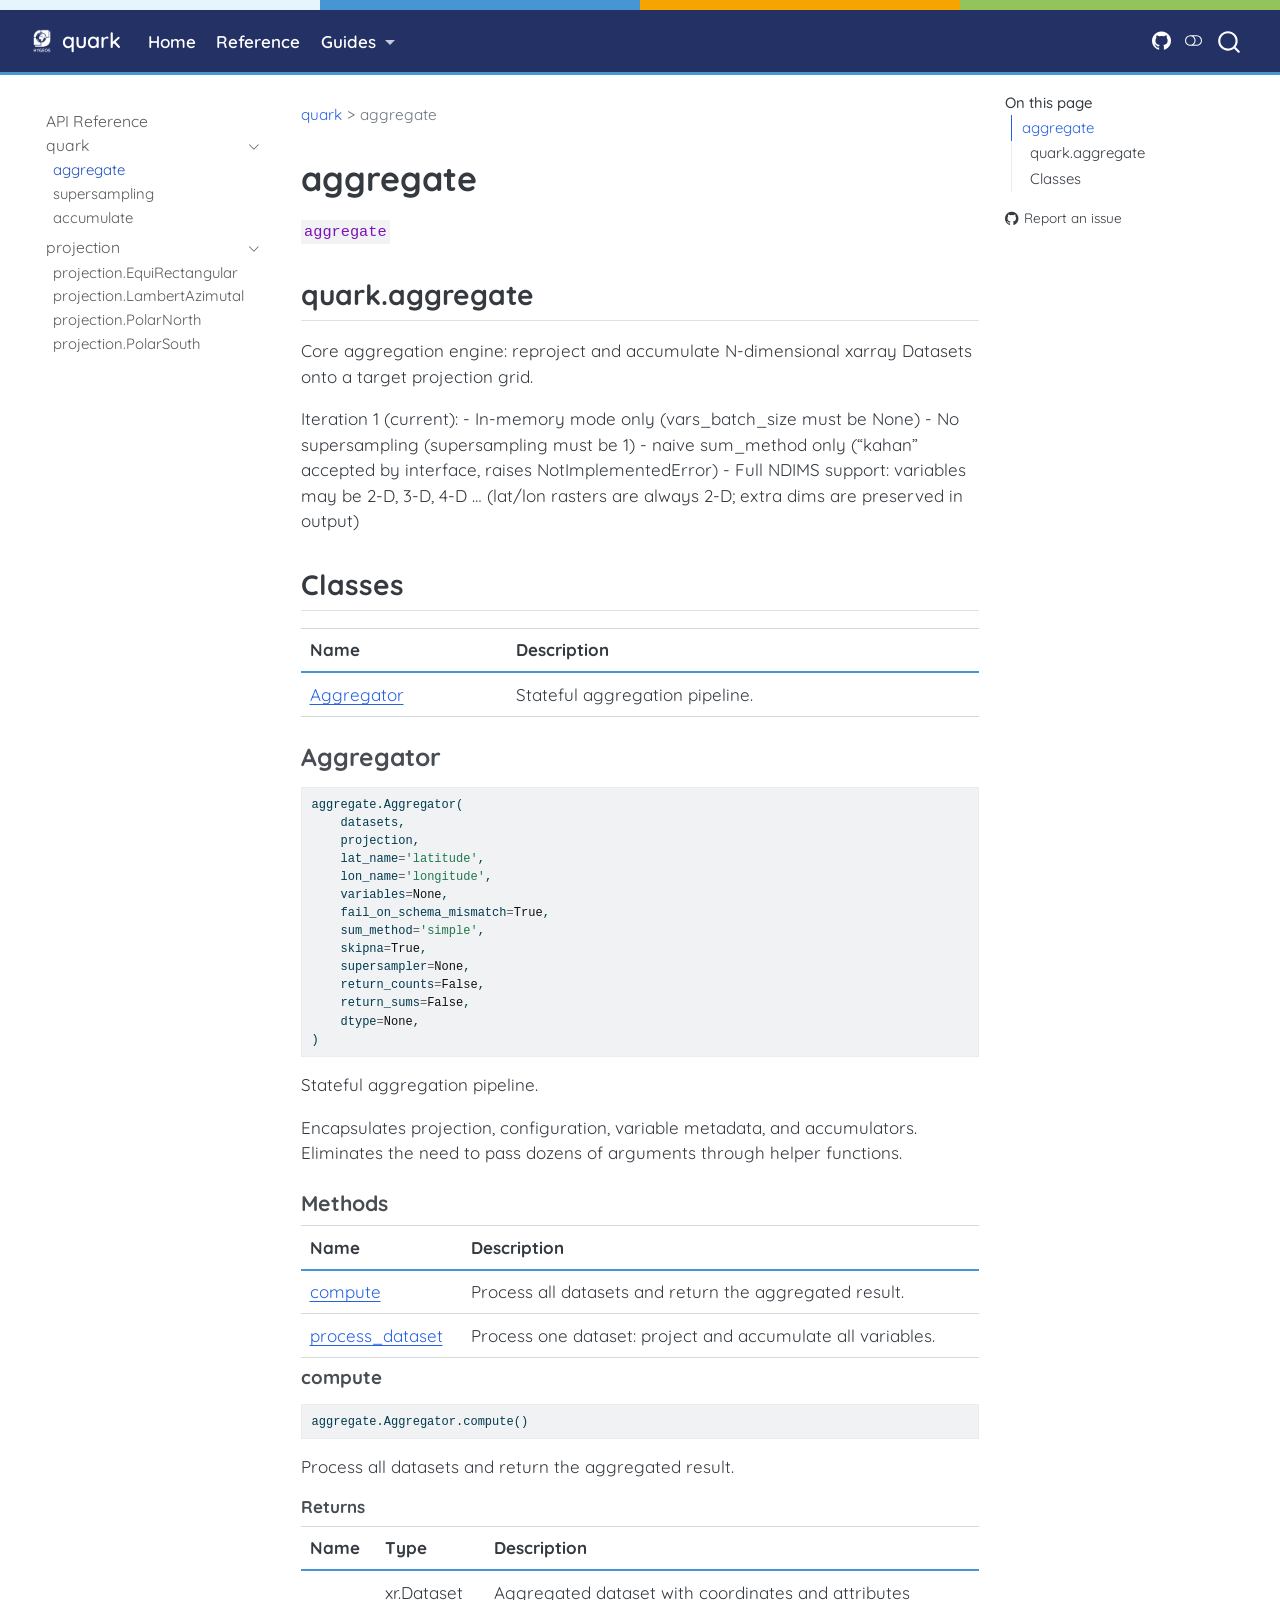
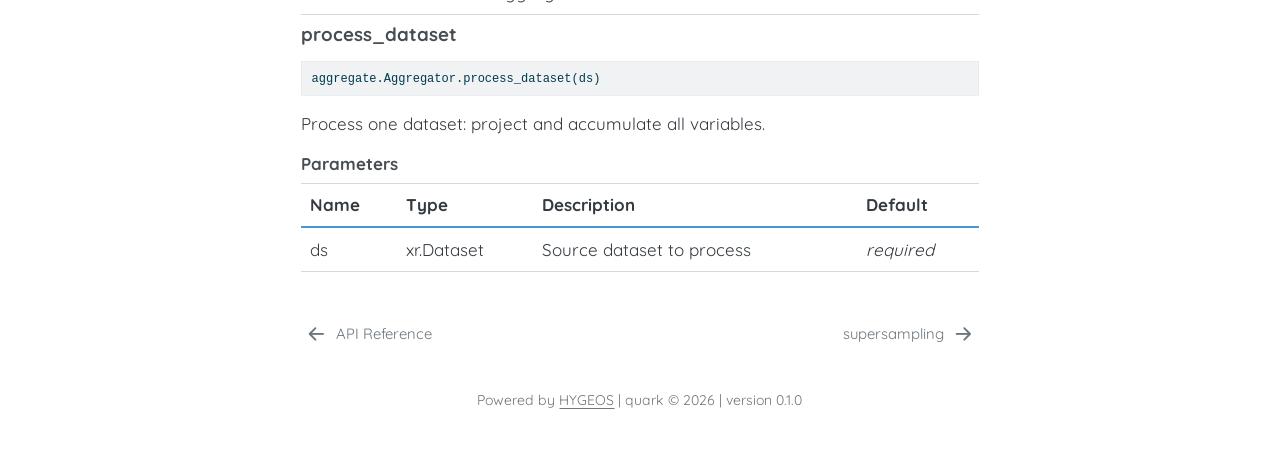
<file: reference/aggregate.html>
<!DOCTYPE html>
<html xmlns="http://www.w3.org/1999/xhtml" lang="en" xml:lang="en"><head>

<meta charset="utf-8">
<meta name="generator" content="quarto-1.9.38">

<meta name="viewport" content="width=device-width, initial-scale=1.0, user-scalable=yes">


<title>aggregate – quark</title>
<style>
/* Default styles provided by pandoc.
** See https://pandoc.org/MANUAL.html#variables-for-html for config info.
*/
code{white-space: pre-wrap;}
span.smallcaps{font-variant: small-caps;}
div.columns{display: flex; gap: min(4vw, 1.5em);}
div.column{flex: auto; overflow-x: auto;}
div.hanging-indent{margin-left: 1.5em; text-indent: -1.5em;}
ul.task-list{list-style: none;}
ul.task-list li input[type="checkbox"] {
  width: 0.8em;
  margin: 0 0.8em 0.2em -1em; /* quarto-specific, see https://github.com/quarto-dev/quarto-cli/issues/4556 */ 
  vertical-align: middle;
}
/* CSS for syntax highlighting */
html { -webkit-text-size-adjust: 100%; }
pre > code.sourceCode { white-space: pre; position: relative; }
pre > code.sourceCode > span { display: inline-block; line-height: 1.25; }
pre > code.sourceCode > span:empty { height: 1.2em; }
.sourceCode { overflow: visible; }
code.sourceCode > span { color: inherit; text-decoration: inherit; }
div.sourceCode { margin: 1em 0; }
pre.sourceCode { margin: 0; }
@media screen {
div.sourceCode { overflow: auto; }
}
@media print {
pre > code.sourceCode { white-space: pre-wrap; }
pre > code.sourceCode > span { text-indent: -5em; padding-left: 5em; }
}
pre.numberSource code
  { counter-reset: source-line 0; }
pre.numberSource code > span
  { position: relative; left: -4em; counter-increment: source-line; }
pre.numberSource code > span > a:first-child::before
  { content: counter(source-line);
    position: relative; left: -1em; text-align: right; vertical-align: baseline;
    border: none; display: inline-block;
    -webkit-touch-callout: none; -webkit-user-select: none;
    -khtml-user-select: none; -moz-user-select: none;
    -ms-user-select: none; user-select: none;
    padding: 0 4px; width: 4em;
  }
pre.numberSource { margin-left: 3em;  padding-left: 4px; }
div.sourceCode
  {   }
@media screen {
pre > code.sourceCode > span > a:first-child::before { text-decoration: underline; }
}
</style>


<script src="../site_libs/quarto-nav/quarto-nav.js"></script>
<script src="../site_libs/quarto-nav/headroom.min.js"></script>
<script src="../site_libs/clipboard/clipboard.min.js"></script>
<script src="../site_libs/quarto-search/autocomplete.umd.js"></script>
<script src="../site_libs/quarto-search/fuse.min.js"></script>
<script src="../site_libs/quarto-search/quarto-search.js"></script>
<meta name="quarto:offset" content="../">
<link href="../reference/supersampling.html" rel="next">
<link href="../reference/index.html" rel="prev">
<script src="../site_libs/quarto-html/quarto.js" type="module"></script>
<script src="../site_libs/quarto-html/tabsets/tabsets.js" type="module"></script>
<script src="../site_libs/quarto-html/popper.min.js"></script>
<script src="../site_libs/quarto-html/tippy.umd.min.js"></script>
<script src="../site_libs/quarto-html/anchor.min.js"></script>
<link href="../site_libs/quarto-html/tippy.css" rel="stylesheet">
<link href="../site_libs/quarto-html/quarto-syntax-highlighting-15634bcf2e68342d4ad2dfa704d543f6.css" rel="stylesheet" class="quarto-color-scheme" id="quarto-text-highlighting-styles">
<link href="../site_libs/quarto-html/quarto-syntax-highlighting-dark-0a6b7249c26820e032cb0bd839ff02b1.css" rel="stylesheet" class="quarto-color-scheme quarto-color-alternate" id="quarto-text-highlighting-styles">
<link href="../site_libs/quarto-html/quarto-syntax-highlighting-15634bcf2e68342d4ad2dfa704d543f6.css" rel="stylesheet" class="quarto-color-scheme-extra" id="quarto-text-highlighting-styles">
<script src="../site_libs/bootstrap/bootstrap.min.js"></script>
<link href="../site_libs/bootstrap/bootstrap-icons.css" rel="stylesheet">
<link href="../site_libs/bootstrap/bootstrap-56cd821b5626d7d4691afdc80bf6577c.min.css" rel="stylesheet" append-hash="true" class="quarto-color-scheme" id="quarto-bootstrap" data-mode="light">
<link href="../site_libs/bootstrap/bootstrap-dark-93aa7c785f3754f85ba3eb74c5c8b468.min.css" rel="stylesheet" append-hash="true" class="quarto-color-scheme quarto-color-alternate" id="quarto-bootstrap" data-mode="dark">
<link href="../site_libs/bootstrap/bootstrap-56cd821b5626d7d4691afdc80bf6577c.min.css" rel="stylesheet" append-hash="true" class="quarto-color-scheme-extra" id="quarto-bootstrap" data-mode="light">
<script id="quarto-search-options" type="application/json">{
  "location": "navbar",
  "copy-button": false,
  "collapse-after": 3,
  "panel-placement": "end",
  "type": "overlay",
  "limit": 50,
  "keyboard-shortcut": [
    "f",
    "/",
    "s"
  ],
  "language": {
    "search-no-results-text": "No results",
    "search-matching-documents-text": "matching documents",
    "search-copy-link-title": "Copy link to search",
    "search-hide-matches-text": "Hide additional matches",
    "search-more-match-text": "more match in this document",
    "search-more-matches-text": "more matches in this document",
    "search-clear-button-title": "Clear",
    "search-text-placeholder": "",
    "search-detached-cancel-button-title": "Cancel",
    "search-submit-button-title": "Submit",
    "search-label": "Search"
  }
}</script>


<link rel="stylesheet" href="../site_libs/quarto-contrib/quarto-project/hygeos-docs/css/hygeos-docs.css">
<meta property="og:title" content="quark">
<meta property="og:description" content="">
<meta property="og:site_name" content="quark">
</head>

<body class="nav-sidebar floating nav-fixed quarto-light"><script id="quarto-html-before-body" type="application/javascript">
    const toggleBodyColorMode = (bsSheetEl) => {
      const mode = bsSheetEl.getAttribute("data-mode");
      const bodyEl = window.document.querySelector("body");
      if (mode === "dark") {
        bodyEl.classList.add("quarto-dark");
        bodyEl.classList.remove("quarto-light");
      } else {
        bodyEl.classList.add("quarto-light");
        bodyEl.classList.remove("quarto-dark");
      }
    }
    const toggleBodyColorPrimary = () => {
      const bsSheetEl = window.document.querySelector("link#quarto-bootstrap:not([rel=disabled-stylesheet])");
      if (bsSheetEl) {
        toggleBodyColorMode(bsSheetEl);
      }
    }
    const setColorSchemeToggle = (alternate) => {
      const toggles = window.document.querySelectorAll('.quarto-color-scheme-toggle');
      for (let i=0; i < toggles.length; i++) {
        const toggle = toggles[i];
        if (toggle) {
          if (alternate) {
            toggle.classList.add("alternate");
          } else {
            toggle.classList.remove("alternate");
          }
        }
      }
    };
    const toggleColorMode = (alternate) => {
      // Switch the stylesheets
      const primaryStylesheets = window.document.querySelectorAll('link.quarto-color-scheme:not(.quarto-color-alternate)');
      const alternateStylesheets = window.document.querySelectorAll('link.quarto-color-scheme.quarto-color-alternate');
      manageTransitions('#quarto-margin-sidebar .nav-link', false);
      if (alternate) {
        // note: dark is layered on light, we don't disable primary!
        enableStylesheet(alternateStylesheets);
        for (const sheetNode of alternateStylesheets) {
          if (sheetNode.id === "quarto-bootstrap") {
            toggleBodyColorMode(sheetNode);
          }
        }
      } else {
        disableStylesheet(alternateStylesheets);
        enableStylesheet(primaryStylesheets)
        toggleBodyColorPrimary();
      }
      manageTransitions('#quarto-margin-sidebar .nav-link', true);
      // Switch the toggles
      setColorSchemeToggle(alternate)
      // Hack to workaround the fact that safari doesn't
      // properly recolor the scrollbar when toggling (#1455)
      if (navigator.userAgent.indexOf('Safari') > 0 && navigator.userAgent.indexOf('Chrome') == -1) {
        manageTransitions("body", false);
        window.scrollTo(0, 1);
        setTimeout(() => {
          window.scrollTo(0, 0);
          manageTransitions("body", true);
        }, 40);
      }
    }
    const disableStylesheet = (stylesheets) => {
      for (let i=0; i < stylesheets.length; i++) {
        const stylesheet = stylesheets[i];
        stylesheet.rel = 'disabled-stylesheet';
      }
    }
    const enableStylesheet = (stylesheets) => {
      for (let i=0; i < stylesheets.length; i++) {
        const stylesheet = stylesheets[i];
        if(stylesheet.rel !== 'stylesheet') { // for Chrome, which will still FOUC without this check
          stylesheet.rel = 'stylesheet';
        }
      }
    }
    const manageTransitions = (selector, allowTransitions) => {
      const els = window.document.querySelectorAll(selector);
      for (let i=0; i < els.length; i++) {
        const el = els[i];
        if (allowTransitions) {
          el.classList.remove('notransition');
        } else {
          el.classList.add('notransition');
        }
      }
    }
    const isFileUrl = () => {
      return window.location.protocol === 'file:';
    }
    const hasAlternateSentinel = () => {
      let styleSentinel = getColorSchemeSentinel();
      if (styleSentinel !== null) {
        return styleSentinel === "alternate";
      } else {
        return false;
      }
    }
    const setStyleSentinel = (alternate) => {
      const value = alternate ? "alternate" : "default";
      if (!isFileUrl()) {
        window.localStorage.setItem("quarto-color-scheme", value);
      } else {
        localAlternateSentinel = value;
      }
    }
    const getColorSchemeSentinel = () => {
      if (!isFileUrl()) {
        const storageValue = window.localStorage.getItem("quarto-color-scheme");
        return storageValue != null ? storageValue : localAlternateSentinel;
      } else {
        return localAlternateSentinel;
      }
    }
    const toggleGiscusIfUsed = (isAlternate, darkModeDefault) => {
      const baseTheme = document.querySelector('#giscus-base-theme')?.value ?? 'light';
      const alternateTheme = document.querySelector('#giscus-alt-theme')?.value ?? 'dark';
      let newTheme = '';
      if(authorPrefersDark) {
        newTheme = isAlternate ? baseTheme : alternateTheme;
      } else {
        newTheme = isAlternate ? alternateTheme : baseTheme;
      }
      const changeGiscusTheme = () => {
        // From: https://github.com/giscus/giscus/issues/336
        const sendMessage = (message) => {
          const iframe = document.querySelector('iframe.giscus-frame');
          if (!iframe) return;
          iframe.contentWindow.postMessage({ giscus: message }, 'https://giscus.app');
        }
        sendMessage({
          setConfig: {
            theme: newTheme
          }
        });
      }
      const isGiscussLoaded = window.document.querySelector('iframe.giscus-frame') !== null;
      if (isGiscussLoaded) {
        changeGiscusTheme();
      }
    };
    const authorPrefersDark = false;
    const darkModeDefault = authorPrefersDark;
      document.querySelector('link#quarto-text-highlighting-styles.quarto-color-scheme-extra').rel = 'disabled-stylesheet';
      document.querySelector('link#quarto-bootstrap.quarto-color-scheme-extra').rel = 'disabled-stylesheet';
    let localAlternateSentinel = darkModeDefault ? 'alternate' : 'default';
    // Dark / light mode switch
    window.quartoToggleColorScheme = () => {
      // Read the current dark / light value
      let toAlternate = !hasAlternateSentinel();
      toggleColorMode(toAlternate);
      setStyleSentinel(toAlternate);
      toggleGiscusIfUsed(toAlternate, darkModeDefault);
      window.dispatchEvent(new Event('resize'));
    };
    // Switch to dark mode if need be
    if (hasAlternateSentinel()) {
      toggleColorMode(true);
    } else {
      toggleColorMode(false);
    }
  </script>

<div id="quarto-search-results"></div>
  <header id="quarto-header" class="headroom fixed-top">
    <nav class="navbar navbar-expand-lg " data-bs-theme="dark">
      <div class="navbar-container container-fluid">
      <div class="navbar-brand-container mx-auto">
    <a href="../index.html" class="navbar-brand navbar-brand-logo">
    <img src="../site_libs/quarto-contrib/quarto-project/hygeos-docs/logo-carre-blanc.png" alt="HYGEOS" class="navbar-logo light-content">
    <img src="../site_libs/quarto-contrib/quarto-project/hygeos-docs/logo-carre-blanc.png" alt="HYGEOS" class="navbar-logo dark-content">
    </a>
    <a class="navbar-brand" href="../index.html">
    <span class="navbar-title">quark</span>
    </a>
  </div>
            <div id="quarto-search" class="" title="Search"></div>
          <button class="navbar-toggler" type="button" data-bs-toggle="collapse" data-bs-target="#navbarCollapse" aria-controls="navbarCollapse" role="menu" aria-expanded="false" aria-label="Toggle navigation" onclick="if (window.quartoToggleHeadroom) { window.quartoToggleHeadroom(); }">
  <span class="navbar-toggler-icon"></span>
</button>
          <div class="collapse navbar-collapse" id="navbarCollapse">
            <ul class="navbar-nav navbar-nav-scroll me-auto">
  <li class="nav-item">
    <a class="nav-link" href="../index.html"> 
<span class="menu-text">Home</span></a>
  </li>  
  <li class="nav-item">
    <a class="nav-link" href="../reference/"> 
<span class="menu-text">Reference</span></a>
  </li>  
  <li class="nav-item dropdown ">
    <a class="nav-link dropdown-toggle" href="#" id="nav-menu-guides" role="link" data-bs-toggle="dropdown" aria-expanded="false">
 <span class="menu-text">Guides</span>
    </a>
    <ul class="dropdown-menu" aria-labelledby="nav-menu-guides">    
        <li>
    <a class="dropdown-item" href="../articles/getting-started.html">
 <span class="dropdown-text">Getting Started</span></a>
  </li>  
        <li>
    <a class="dropdown-item" href="../articles/reproject-to-polar.html">
 <span class="dropdown-text">Reprojecting to Polar View</span></a>
  </li>  
        <li>
    <a class="dropdown-item" href="../articles/reproject-l1-equirectangular.html">
 <span class="dropdown-text">Reprojecting L1 to Equirectangular</span></a>
  </li>  
    </ul>
  </li>
</ul>
            <ul class="navbar-nav navbar-nav-scroll ms-auto">
  <li class="nav-item compact">
    <a class="nav-link" href="https://github.com/hygeos/Quark"> <i class="bi bi-github" role="img" aria-label="GitHub Repository">
</i> 
<span class="menu-text"></span></a>
  </li>  
</ul>
          </div> <!-- /navcollapse -->
            <div class="quarto-navbar-tools">
  <a href="" class="quarto-color-scheme-toggle quarto-navigation-tool  px-1" onclick="window.quartoToggleColorScheme(); return false;" title="Toggle dark mode"><i class="bi"></i></a>
</div>
      </div> <!-- /container-fluid -->
    </nav>
  <nav class="quarto-secondary-nav">
    <div class="container-fluid d-flex">
      <button type="button" class="quarto-btn-toggle btn" data-bs-toggle="collapse" role="button" data-bs-target=".quarto-sidebar-collapse-item" aria-controls="quarto-sidebar" aria-expanded="false" aria-label="Toggle sidebar navigation" onclick="if (window.quartoToggleHeadroom) { window.quartoToggleHeadroom(); }">
        <i class="bi bi-layout-text-sidebar-reverse"></i>
      </button>
        <nav class="quarto-page-breadcrumbs" aria-label="breadcrumb"><ol class="breadcrumb"><li class="breadcrumb-item"><a href="../reference/aggregate.html">quark</a></li><li class="breadcrumb-item"><a href="../reference/aggregate.html">aggregate</a></li></ol></nav>
        <a class="flex-grow-1" role="navigation" data-bs-toggle="collapse" data-bs-target=".quarto-sidebar-collapse-item" aria-controls="quarto-sidebar" aria-expanded="false" aria-label="Toggle sidebar navigation" onclick="if (window.quartoToggleHeadroom) { window.quartoToggleHeadroom(); }">      
        </a>
    </div>
  </nav>
</header>
<!-- content -->
<div id="quarto-content" class="quarto-container page-columns page-rows-contents page-layout-article page-navbar">
<!-- sidebar -->
  <nav id="quarto-sidebar" class="sidebar collapse collapse-horizontal quarto-sidebar-collapse-item sidebar-navigation floating overflow-auto">
    <div class="sidebar-menu-container"> 
    <ul class="list-unstyled mt-1">
        <li class="sidebar-item">
  <div class="sidebar-item-container"> 
  <a href="../reference/index.html" class="sidebar-item-text sidebar-link">
 <span class="menu-text">API Reference</span></a>
  </div>
</li>
        <li class="sidebar-item sidebar-item-section">
      <div class="sidebar-item-container"> 
            <a class="sidebar-item-text sidebar-link text-start" data-bs-toggle="collapse" data-bs-target="#quarto-sidebar-section-1" role="navigation" aria-expanded="true">
 <span class="menu-text">quark</span></a>
          <a class="sidebar-item-toggle text-start" data-bs-toggle="collapse" data-bs-target="#quarto-sidebar-section-1" role="navigation" aria-expanded="true" aria-label="Toggle section">
            <i class="bi bi-chevron-right ms-2"></i>
          </a> 
      </div>
      <ul id="quarto-sidebar-section-1" class="collapse list-unstyled sidebar-section depth1 show">  
          <li class="sidebar-item">
  <div class="sidebar-item-container"> 
  <a href="../reference/aggregate.html" class="sidebar-item-text sidebar-link active">
 <span class="menu-text">aggregate</span></a>
  </div>
</li>
          <li class="sidebar-item">
  <div class="sidebar-item-container"> 
  <a href="../reference/supersampling.html" class="sidebar-item-text sidebar-link">
 <span class="menu-text">supersampling</span></a>
  </div>
</li>
          <li class="sidebar-item">
  <div class="sidebar-item-container"> 
  <a href="../reference/accumulate.html" class="sidebar-item-text sidebar-link">
 <span class="menu-text">accumulate</span></a>
  </div>
</li>
      </ul>
  </li>
        <li class="sidebar-item sidebar-item-section">
      <div class="sidebar-item-container"> 
            <a class="sidebar-item-text sidebar-link text-start" data-bs-toggle="collapse" data-bs-target="#quarto-sidebar-section-2" role="navigation" aria-expanded="true">
 <span class="menu-text">projection</span></a>
          <a class="sidebar-item-toggle text-start" data-bs-toggle="collapse" data-bs-target="#quarto-sidebar-section-2" role="navigation" aria-expanded="true" aria-label="Toggle section">
            <i class="bi bi-chevron-right ms-2"></i>
          </a> 
      </div>
      <ul id="quarto-sidebar-section-2" class="collapse list-unstyled sidebar-section depth1 show">  
          <li class="sidebar-item">
  <div class="sidebar-item-container"> 
  <a href="../reference/projection.EquiRectangular.html" class="sidebar-item-text sidebar-link">
 <span class="menu-text">projection.EquiRectangular</span></a>
  </div>
</li>
          <li class="sidebar-item">
  <div class="sidebar-item-container"> 
  <a href="../reference/projection.LambertAzimutal.html" class="sidebar-item-text sidebar-link">
 <span class="menu-text">projection.LambertAzimutal</span></a>
  </div>
</li>
          <li class="sidebar-item">
  <div class="sidebar-item-container"> 
  <a href="../reference/projection.PolarNorth.html" class="sidebar-item-text sidebar-link">
 <span class="menu-text">projection.PolarNorth</span></a>
  </div>
</li>
          <li class="sidebar-item">
  <div class="sidebar-item-container"> 
  <a href="../reference/projection.PolarSouth.html" class="sidebar-item-text sidebar-link">
 <span class="menu-text">projection.PolarSouth</span></a>
  </div>
</li>
      </ul>
  </li>
    </ul>
    </div>
</nav>
<div id="quarto-sidebar-glass" class="quarto-sidebar-collapse-item" data-bs-toggle="collapse" data-bs-target=".quarto-sidebar-collapse-item"></div>
<!-- margin-sidebar -->
    <div id="quarto-margin-sidebar" class="sidebar margin-sidebar">
        <nav id="TOC" role="doc-toc" class="toc-active">
    <h2 id="toc-title">On this page</h2>
   
  <ul>
  <li><a href="#quark.aggregate" id="toc-quark.aggregate" class="nav-link active" data-scroll-target="#quark.aggregate">aggregate</a>
  <ul class="collapse">
  <li><a href="#quark.aggregate-1" id="toc-quark.aggregate-1" class="nav-link" data-scroll-target="#quark.aggregate-1">quark.aggregate</a></li>
  <li><a href="#classes" id="toc-classes" class="nav-link" data-scroll-target="#classes">Classes</a>
  <ul class="collapse">
  <li><a href="#quark.aggregate.Aggregator" id="toc-quark.aggregate.Aggregator" class="nav-link" data-scroll-target="#quark.aggregate.Aggregator">Aggregator</a></li>
  </ul></li>
  </ul></li>
  </ul>
<div class="toc-actions"><ul><li><a href="https://github.com/hygeos/Quark/issues/new" class="toc-action"><i class="bi bi-github"></i>Report an issue</a></li></ul></div></nav>
    </div>
<!-- main -->
<main class="content" id="quarto-document-content"><header id="title-block-header" class="quarto-title-block"><nav class="quarto-page-breadcrumbs quarto-title-breadcrumbs d-none d-lg-block" aria-label="breadcrumb"><ol class="breadcrumb"><li class="breadcrumb-item"><a href="../reference/aggregate.html">quark</a></li><li class="breadcrumb-item"><a href="../reference/aggregate.html">aggregate</a></li></ol></nav></header>





<section id="quark.aggregate" class="level1">
<h1>aggregate</h1>
<p><code>aggregate</code></p>
<section id="quark.aggregate-1" class="level2 doc-section doc-section-quarkaggregate">
<h2 class="doc-section doc-section-quarkaggregate anchored" data-anchor-id="quark.aggregate-1">quark.aggregate</h2>
<p>Core aggregation engine: reproject and accumulate N-dimensional xarray Datasets onto a target projection grid.</p>
<p>Iteration 1 (current): - In-memory mode only (vars_batch_size must be None) - No supersampling (supersampling must be 1) - naive sum_method only (“kahan” accepted by interface, raises NotImplementedError) - Full NDIMS support: variables may be 2-D, 3-D, 4-D … (lat/lon rasters are always 2-D; extra dims are preserved in output)</p>
</section>
<section id="classes" class="level2">
<h2 class="anchored" data-anchor-id="classes">Classes</h2>
<table class="caption-top table">
<thead>
<tr class="header">
<th>Name</th>
<th>Description</th>
</tr>
</thead>
<tbody>
<tr class="odd">
<td><a href="#quark.aggregate.Aggregator">Aggregator</a></td>
<td>Stateful aggregation pipeline.</td>
</tr>
</tbody>
</table>
<section id="quark.aggregate.Aggregator" class="level3">
<h3 class="anchored" data-anchor-id="quark.aggregate.Aggregator">Aggregator</h3>
<div class="code-copy-outer-scaffold"><div class="sourceCode" id="cb1"><pre class="sourceCode python code-with-copy"><code class="sourceCode python"><span id="cb1-1"><a href="#cb1-1" aria-hidden="true" tabindex="-1"></a>aggregate.Aggregator(</span>
<span id="cb1-2"><a href="#cb1-2" aria-hidden="true" tabindex="-1"></a>    datasets,</span>
<span id="cb1-3"><a href="#cb1-3" aria-hidden="true" tabindex="-1"></a>    projection,</span>
<span id="cb1-4"><a href="#cb1-4" aria-hidden="true" tabindex="-1"></a>    lat_name<span class="op">=</span><span class="st">'latitude'</span>,</span>
<span id="cb1-5"><a href="#cb1-5" aria-hidden="true" tabindex="-1"></a>    lon_name<span class="op">=</span><span class="st">'longitude'</span>,</span>
<span id="cb1-6"><a href="#cb1-6" aria-hidden="true" tabindex="-1"></a>    variables<span class="op">=</span><span class="va">None</span>,</span>
<span id="cb1-7"><a href="#cb1-7" aria-hidden="true" tabindex="-1"></a>    fail_on_schema_mismatch<span class="op">=</span><span class="va">True</span>,</span>
<span id="cb1-8"><a href="#cb1-8" aria-hidden="true" tabindex="-1"></a>    sum_method<span class="op">=</span><span class="st">'simple'</span>,</span>
<span id="cb1-9"><a href="#cb1-9" aria-hidden="true" tabindex="-1"></a>    skipna<span class="op">=</span><span class="va">True</span>,</span>
<span id="cb1-10"><a href="#cb1-10" aria-hidden="true" tabindex="-1"></a>    supersampler<span class="op">=</span><span class="va">None</span>,</span>
<span id="cb1-11"><a href="#cb1-11" aria-hidden="true" tabindex="-1"></a>    return_counts<span class="op">=</span><span class="va">False</span>,</span>
<span id="cb1-12"><a href="#cb1-12" aria-hidden="true" tabindex="-1"></a>    return_sums<span class="op">=</span><span class="va">False</span>,</span>
<span id="cb1-13"><a href="#cb1-13" aria-hidden="true" tabindex="-1"></a>    dtype<span class="op">=</span><span class="va">None</span>,</span>
<span id="cb1-14"><a href="#cb1-14" aria-hidden="true" tabindex="-1"></a>)</span></code></pre></div><button title="Copy to Clipboard" class="code-copy-button"><i class="bi"></i></button></div>
<p>Stateful aggregation pipeline.</p>
<p>Encapsulates projection, configuration, variable metadata, and accumulators. Eliminates the need to pass dozens of arguments through helper functions.</p>
<section id="methods" class="level4">
<h4 class="anchored" data-anchor-id="methods">Methods</h4>
<table class="caption-top table">
<thead>
<tr class="header">
<th>Name</th>
<th>Description</th>
</tr>
</thead>
<tbody>
<tr class="odd">
<td><a href="#quark.aggregate.Aggregator.compute">compute</a></td>
<td>Process all datasets and return the aggregated result.</td>
</tr>
<tr class="even">
<td><a href="#quark.aggregate.Aggregator.process_dataset">process_dataset</a></td>
<td>Process one dataset: project and accumulate all variables.</td>
</tr>
</tbody>
</table>
<section id="quark.aggregate.Aggregator.compute" class="level5">
<h5 class="anchored" data-anchor-id="quark.aggregate.Aggregator.compute">compute</h5>
<div class="code-copy-outer-scaffold"><div class="sourceCode" id="cb2"><pre class="sourceCode python code-with-copy"><code class="sourceCode python"><span id="cb2-1"><a href="#cb2-1" aria-hidden="true" tabindex="-1"></a>aggregate.Aggregator.compute()</span></code></pre></div><button title="Copy to Clipboard" class="code-copy-button"><i class="bi"></i></button></div>
<p>Process all datasets and return the aggregated result.</p>
<section id="returns" class="level6 doc-section doc-section-returns">
<h6 class="doc-section doc-section-returns anchored" data-anchor-id="returns">Returns</h6>
<table class="caption-top table">
<colgroup>
<col style="width: 11%">
<col style="width: 16%">
<col style="width: 72%">
</colgroup>
<thead>
<tr class="header">
<th>Name</th>
<th>Type</th>
<th>Description</th>
</tr>
</thead>
<tbody>
<tr class="odd">
<td></td>
<td>xr.Dataset</td>
<td>Aggregated dataset with coordinates and attributes</td>
</tr>
</tbody>
</table>
</section>
</section>
<section id="quark.aggregate.Aggregator.process_dataset" class="level5">
<h5 class="anchored" data-anchor-id="quark.aggregate.Aggregator.process_dataset">process_dataset</h5>
<div class="code-copy-outer-scaffold"><div class="sourceCode" id="cb3"><pre class="sourceCode python code-with-copy"><code class="sourceCode python"><span id="cb3-1"><a href="#cb3-1" aria-hidden="true" tabindex="-1"></a>aggregate.Aggregator.process_dataset(ds)</span></code></pre></div><button title="Copy to Clipboard" class="code-copy-button"><i class="bi"></i></button></div>
<p>Process one dataset: project and accumulate all variables.</p>
<section id="parameters" class="level6 doc-section doc-section-parameters">
<h6 class="doc-section doc-section-parameters anchored" data-anchor-id="parameters">Parameters</h6>
<table class="caption-top table">
<thead>
<tr class="header">
<th>Name</th>
<th>Type</th>
<th>Description</th>
<th>Default</th>
</tr>
</thead>
<tbody>
<tr class="odd">
<td>ds</td>
<td>xr.Dataset</td>
<td>Source dataset to process</td>
<td><em>required</em></td>
</tr>
</tbody>
</table>


</section>
</section>
</section>
</section>
</section>
</section>

</main> <!-- /main -->
<script id="quarto-html-after-body" type="application/javascript">
  window.document.addEventListener("DOMContentLoaded", function (event) {
    // Ensure there is a toggle, if there isn't float one in the top right
    if (window.document.querySelector('.quarto-color-scheme-toggle') === null) {
      const a = window.document.createElement('a');
      a.classList.add('top-right');
      a.classList.add('quarto-color-scheme-toggle');
      a.href = "";
      a.onclick = function() { try { window.quartoToggleColorScheme(); } catch {} return false; };
      const i = window.document.createElement("i");
      i.classList.add('bi');
      a.appendChild(i);
      window.document.body.appendChild(a);
    }
    setColorSchemeToggle(hasAlternateSentinel())
    const icon = "";
    const anchorJS = new window.AnchorJS();
    anchorJS.options = {
      placement: 'right',
      icon: icon
    };
    anchorJS.add('.anchored');
    const isCodeAnnotation = (el) => {
      for (const clz of el.classList) {
        if (clz.startsWith('code-annotation-')) {                     
          return true;
        }
      }
      return false;
    }
    const onCopySuccess = function(e) {
      // button target
      const button = e.trigger;
      // don't keep focus
      button.blur();
      // flash "checked"
      button.classList.add('code-copy-button-checked');
      var currentTitle = button.getAttribute("title");
      button.setAttribute("title", "Copied!");
      let tooltip;
      if (window.bootstrap) {
        button.setAttribute("data-bs-toggle", "tooltip");
        button.setAttribute("data-bs-placement", "left");
        button.setAttribute("data-bs-title", "Copied!");
        tooltip = new bootstrap.Tooltip(button, 
          { trigger: "manual", 
            customClass: "code-copy-button-tooltip",
            offset: [0, -8]});
        tooltip.show();    
      }
      setTimeout(function() {
        if (tooltip) {
          tooltip.hide();
          button.removeAttribute("data-bs-title");
          button.removeAttribute("data-bs-toggle");
          button.removeAttribute("data-bs-placement");
        }
        button.setAttribute("title", currentTitle);
        button.classList.remove('code-copy-button-checked');
      }, 1000);
      // clear code selection
      e.clearSelection();
    }
    const getTextToCopy = function(trigger) {
      const outerScaffold = trigger.parentElement.cloneNode(true);
      const codeEl = outerScaffold.querySelector('code');
      for (const childEl of codeEl.children) {
        if (isCodeAnnotation(childEl)) {
          childEl.remove();
        }
      }
      return codeEl.innerText;
    }
    const clipboard = new window.ClipboardJS('.code-copy-button:not([data-in-quarto-modal])', {
      text: getTextToCopy
    });
    clipboard.on('success', onCopySuccess);
    if (window.document.getElementById('quarto-embedded-source-code-modal')) {
      const clipboardModal = new window.ClipboardJS('.code-copy-button[data-in-quarto-modal]', {
        text: getTextToCopy,
        container: window.document.getElementById('quarto-embedded-source-code-modal')
      });
      clipboardModal.on('success', onCopySuccess);
    }
      var localhostRegex = new RegExp(/^(?:http|https):\/\/localhost\:?[0-9]*\//);
      var mailtoRegex = new RegExp(/^mailto:/);
        var filterRegex = new RegExp("https:\/\/hygeos\.github\.io\/Quark\/");
      var isInternal = (href) => {
          return filterRegex.test(href) || localhostRegex.test(href) || mailtoRegex.test(href);
      }
      // Inspect non-navigation links and adorn them if external
     var links = window.document.querySelectorAll('a[href]:not(.nav-link):not(.navbar-brand):not(.toc-action):not(.sidebar-link):not(.sidebar-item-toggle):not(.pagination-link):not(.no-external):not([aria-hidden]):not(.dropdown-item):not(.quarto-navigation-tool):not(.about-link)');
      for (var i=0; i<links.length; i++) {
        const link = links[i];
        if (!isInternal(link.href)) {
          // undo the damage that might have been done by quarto-nav.js in the case of
          // links that we want to consider external
          if (link.dataset.originalHref !== undefined) {
            link.href = link.dataset.originalHref;
          }
        }
      }
    function tippyHover(el, contentFn, onTriggerFn, onUntriggerFn) {
      const config = {
        allowHTML: true,
        maxWidth: 500,
        delay: 100,
        arrow: false,
        appendTo: function(el) {
            return el.parentElement;
        },
        interactive: true,
        interactiveBorder: 10,
        theme: 'quarto',
        placement: 'bottom-start',
      };
      if (contentFn) {
        config.content = contentFn;
      }
      if (onTriggerFn) {
        config.onTrigger = onTriggerFn;
      }
      if (onUntriggerFn) {
        config.onUntrigger = onUntriggerFn;
      }
      window.tippy(el, config); 
    }
    const noterefs = window.document.querySelectorAll('a[role="doc-noteref"]');
    for (var i=0; i<noterefs.length; i++) {
      const ref = noterefs[i];
      tippyHover(ref, function() {
        // use id or data attribute instead here
        let href = ref.getAttribute('data-footnote-href') || ref.getAttribute('href');
        try { href = new URL(href).hash; } catch {}
        const id = href.replace(/^#\/?/, "");
        const note = window.document.getElementById(id);
        if (note) {
          return note.innerHTML;
        } else {
          return "";
        }
      });
    }
    const xrefs = window.document.querySelectorAll('a.quarto-xref');
    const processXRef = (id, note) => {
      // Strip column container classes
      const stripColumnClz = (el) => {
        el.classList.remove("page-full", "page-columns");
        if (el.children) {
          for (const child of el.children) {
            stripColumnClz(child);
          }
        }
      }
      stripColumnClz(note)
      if (id === null || id.startsWith('sec-')) {
        // Special case sections, only their first couple elements
        const container = document.createElement("div");
        if (note.children && note.children.length > 2) {
          container.appendChild(note.children[0].cloneNode(true));
          for (let i = 1; i < note.children.length; i++) {
            const child = note.children[i];
            if (child.tagName === "P" && child.innerText === "") {
              continue;
            } else {
              container.appendChild(child.cloneNode(true));
              break;
            }
          }
          if (window.Quarto?.typesetMath) {
            window.Quarto.typesetMath(container);
          }
          return container.innerHTML
        } else {
          if (window.Quarto?.typesetMath) {
            window.Quarto.typesetMath(note);
          }
          return note.innerHTML;
        }
      } else {
        // Remove any anchor links if they are present
        const anchorLink = note.querySelector('a.anchorjs-link');
        if (anchorLink) {
          anchorLink.remove();
        }
        if (window.Quarto?.typesetMath) {
          window.Quarto.typesetMath(note);
        }
        if (note.classList.contains("callout")) {
          return note.outerHTML;
        } else {
          return note.innerHTML;
        }
      }
    }
    for (var i=0; i<xrefs.length; i++) {
      const xref = xrefs[i];
      tippyHover(xref, undefined, function(instance) {
        instance.disable();
        let url = xref.getAttribute('href');
        let hash = undefined; 
        if (url.startsWith('#')) {
          hash = url;
        } else {
          try { hash = new URL(url).hash; } catch {}
        }
        if (hash) {
          const id = hash.replace(/^#\/?/, "");
          const note = window.document.getElementById(id);
          if (note !== null) {
            try {
              const html = processXRef(id, note.cloneNode(true));
              instance.setContent(html);
            } finally {
              instance.enable();
              instance.show();
            }
          } else {
            // See if we can fetch this
            fetch(url.split('#')[0])
            .then(res => res.text())
            .then(html => {
              const parser = new DOMParser();
              const htmlDoc = parser.parseFromString(html, "text/html");
              const note = htmlDoc.getElementById(id);
              if (note !== null) {
                const html = processXRef(id, note);
                instance.setContent(html);
              } 
            }).finally(() => {
              instance.enable();
              instance.show();
            });
          }
        } else {
          // See if we can fetch a full url (with no hash to target)
          // This is a special case and we should probably do some content thinning / targeting
          fetch(url)
          .then(res => res.text())
          .then(html => {
            const parser = new DOMParser();
            const htmlDoc = parser.parseFromString(html, "text/html");
            const note = htmlDoc.querySelector('main.content');
            if (note !== null) {
              // This should only happen for chapter cross references
              // (since there is no id in the URL)
              // remove the first header
              if (note.children.length > 0 && note.children[0].tagName === "HEADER") {
                note.children[0].remove();
              }
              const html = processXRef(null, note);
              instance.setContent(html);
            } 
          }).finally(() => {
            instance.enable();
            instance.show();
          });
        }
      }, function(instance) {
      });
    }
        let selectedAnnoteEl;
        const selectorForAnnotation = ( cell, annotation) => {
          let cellAttr = 'data-code-cell="' + cell + '"';
          let lineAttr = 'data-code-annotation="' +  annotation + '"';
          const selector = 'span[' + cellAttr + '][' + lineAttr + ']';
          return selector;
        }
        const selectCodeLines = (annoteEl) => {
          const doc = window.document;
          const targetCell = annoteEl.getAttribute("data-target-cell");
          const targetAnnotation = annoteEl.getAttribute("data-target-annotation");
          const annoteSpan = window.document.querySelector(selectorForAnnotation(targetCell, targetAnnotation));
          const lines = annoteSpan.getAttribute("data-code-lines").split(",");
          const lineIds = lines.map((line) => {
            return targetCell + "-" + line;
          })
          let top = null;
          let height = null;
          let parent = null;
          if (lineIds.length > 0) {
              //compute the position of the single el (top and bottom and make a div)
              const el = window.document.getElementById(lineIds[0]);
              top = el.offsetTop;
              height = el.offsetHeight;
              parent = el.parentElement.parentElement;
            if (lineIds.length > 1) {
              const lastEl = window.document.getElementById(lineIds[lineIds.length - 1]);
              const bottom = lastEl.offsetTop + lastEl.offsetHeight;
              height = bottom - top;
            }
            if (top !== null && height !== null && parent !== null) {
              // cook up a div (if necessary) and position it 
              let div = window.document.getElementById("code-annotation-line-highlight");
              if (div === null) {
                div = window.document.createElement("div");
                div.setAttribute("id", "code-annotation-line-highlight");
                div.style.position = 'absolute';
                parent.appendChild(div);
              }
              div.style.top = top - 2 + "px";
              div.style.height = height + 4 + "px";
              div.style.left = 0;
              let gutterDiv = window.document.getElementById("code-annotation-line-highlight-gutter");
              if (gutterDiv === null) {
                gutterDiv = window.document.createElement("div");
                gutterDiv.setAttribute("id", "code-annotation-line-highlight-gutter");
                gutterDiv.style.position = 'absolute';
                const codeCell = window.document.getElementById(targetCell);
                const gutter = codeCell.querySelector('.code-annotation-gutter');
                gutter.appendChild(gutterDiv);
              }
              gutterDiv.style.top = top - 2 + "px";
              gutterDiv.style.height = height + 4 + "px";
            }
            selectedAnnoteEl = annoteEl;
          }
        };
        const unselectCodeLines = () => {
          const elementsIds = ["code-annotation-line-highlight", "code-annotation-line-highlight-gutter"];
          elementsIds.forEach((elId) => {
            const div = window.document.getElementById(elId);
            if (div) {
              div.remove();
            }
          });
          selectedAnnoteEl = undefined;
        };
          // Handle positioning of the toggle
      window.addEventListener(
        "resize",
        throttle(() => {
          elRect = undefined;
          if (selectedAnnoteEl) {
            selectCodeLines(selectedAnnoteEl);
          }
        }, 10)
      );
      function throttle(fn, ms) {
      let throttle = false;
      let timer;
        return (...args) => {
          if(!throttle) { // first call gets through
              fn.apply(this, args);
              throttle = true;
          } else { // all the others get throttled
              if(timer) clearTimeout(timer); // cancel #2
              timer = setTimeout(() => {
                fn.apply(this, args);
                timer = throttle = false;
              }, ms);
          }
        };
      }
        // Attach click handler to the DT
        const annoteDls = window.document.querySelectorAll('dt[data-target-cell]');
        for (const annoteDlNode of annoteDls) {
          annoteDlNode.addEventListener('click', (event) => {
            const clickedEl = event.target;
            if (clickedEl !== selectedAnnoteEl) {
              unselectCodeLines();
              const activeEl = window.document.querySelector('dt[data-target-cell].code-annotation-active');
              if (activeEl) {
                activeEl.classList.remove('code-annotation-active');
              }
              selectCodeLines(clickedEl);
              clickedEl.classList.add('code-annotation-active');
            } else {
              // Unselect the line
              unselectCodeLines();
              clickedEl.classList.remove('code-annotation-active');
            }
          });
        }
    const findCites = (el) => {
      const parentEl = el.parentElement;
      if (parentEl) {
        const cites = parentEl.dataset.cites;
        if (cites) {
          return {
            el,
            cites: cites.split(' ')
          };
        } else {
          return findCites(el.parentElement)
        }
      } else {
        return undefined;
      }
    };
    var bibliorefs = window.document.querySelectorAll('a[role="doc-biblioref"]');
    for (var i=0; i<bibliorefs.length; i++) {
      const ref = bibliorefs[i];
      const citeInfo = findCites(ref);
      if (citeInfo) {
        tippyHover(citeInfo.el, function() {
          var popup = window.document.createElement('div');
          citeInfo.cites.forEach(function(cite) {
            var citeDiv = window.document.createElement('div');
            citeDiv.classList.add('hanging-indent');
            citeDiv.classList.add('csl-entry');
            var biblioDiv = window.document.getElementById('ref-' + cite);
            if (biblioDiv) {
              citeDiv.innerHTML = biblioDiv.innerHTML;
            }
            popup.appendChild(citeDiv);
          });
          return popup.innerHTML;
        });
      }
    }
  });
  </script>
<nav class="page-navigation">
  <div class="nav-page nav-page-previous">
      <a href="../reference/index.html" class="pagination-link" aria-label="API Reference">
        <i class="bi bi-arrow-left-short"></i> <span class="nav-page-text">API Reference</span>
      </a>          
  </div>
  <div class="nav-page nav-page-next">
      <a href="../reference/supersampling.html" class="pagination-link" aria-label="supersampling">
        <span class="nav-page-text">supersampling</span> <i class="bi bi-arrow-right-short"></i>
      </a>
  </div>
</nav>
</div> <!-- /content -->
<footer class="footer">
  <div class="nav-footer">
    <div class="nav-footer-left">
      &nbsp;
    </div>   
    <div class="nav-footer-center">
<p>Powered by <a href="https://www.hygeos.com">HYGEOS</a> | quark © 2026 | version 0.1.0</p>
<div class="toc-actions d-sm-block d-md-none"><ul><li><a href="https://github.com/hygeos/Quark/issues/new" class="toc-action"><i class="bi bi-github"></i>Report an issue</a></li></ul></div></div>
    <div class="nav-footer-right">
      &nbsp;
    </div>
  </div>
</footer>




</body></html>
</file>
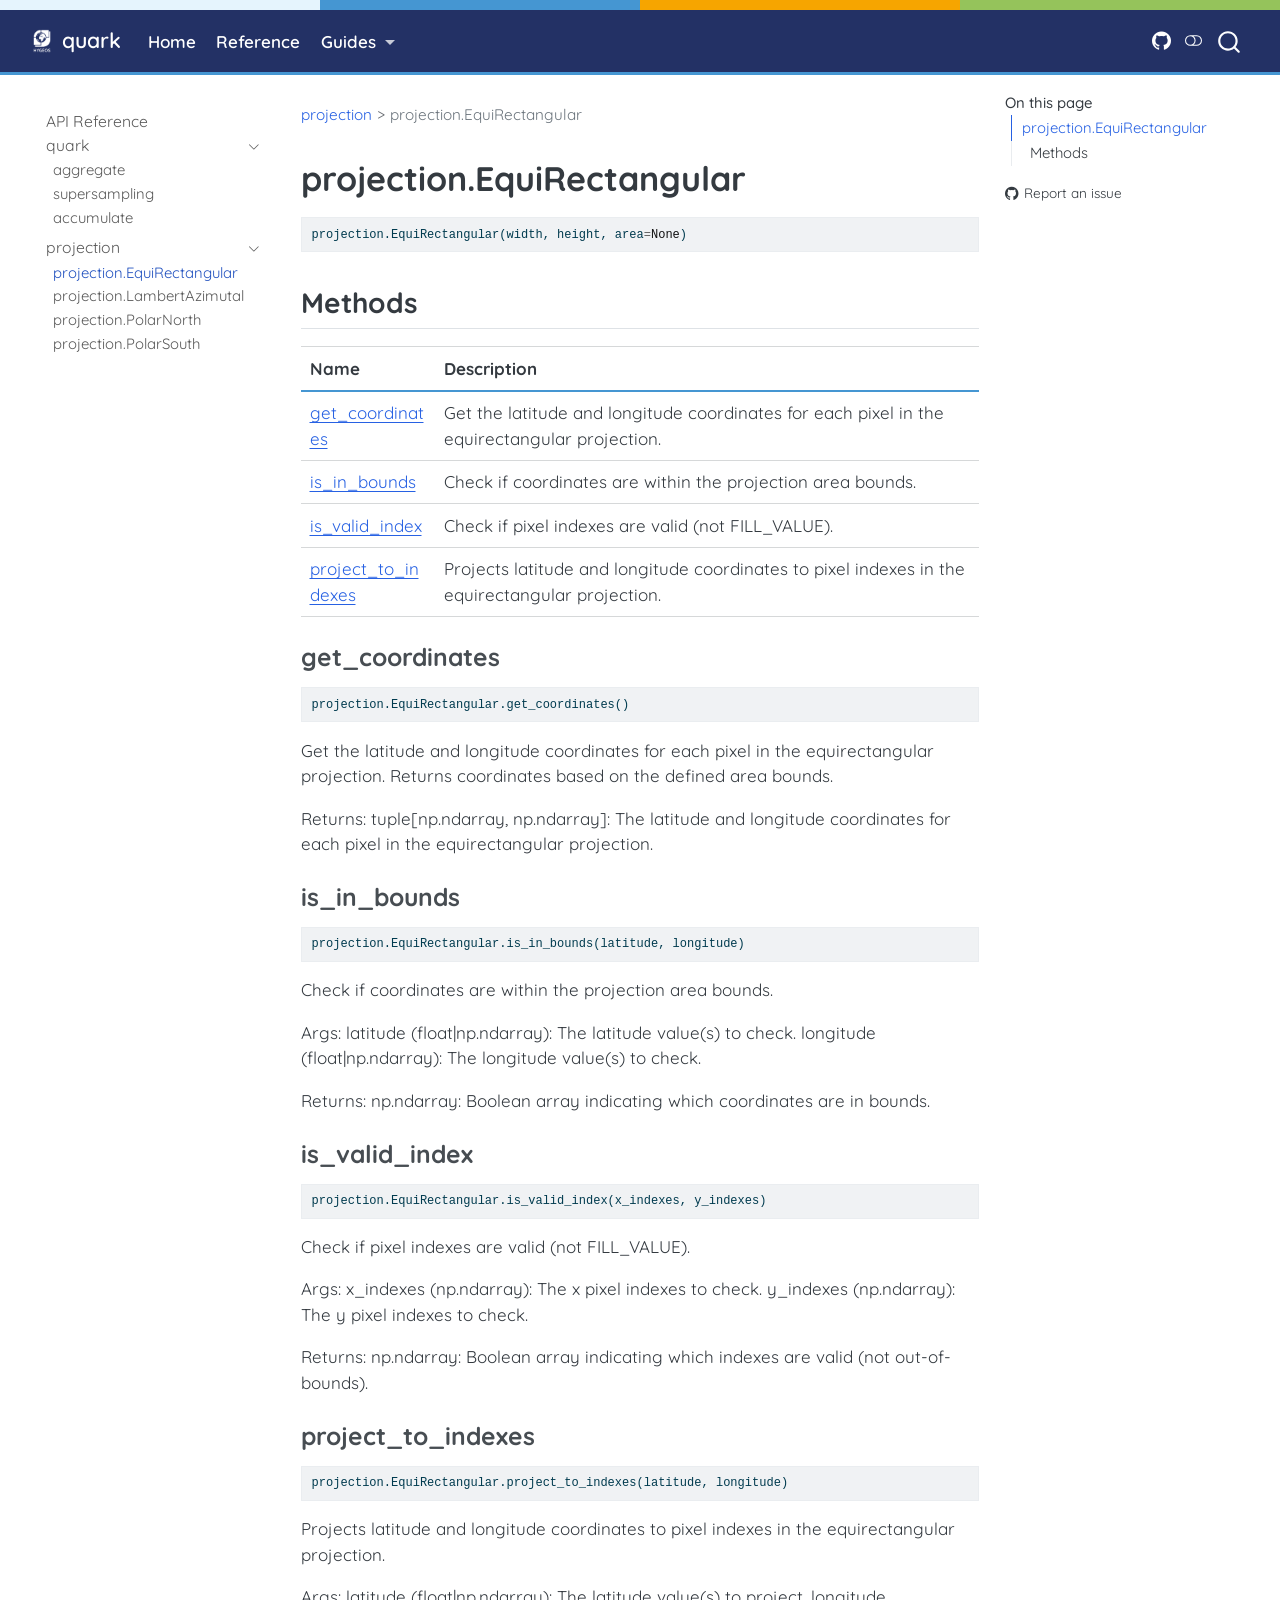
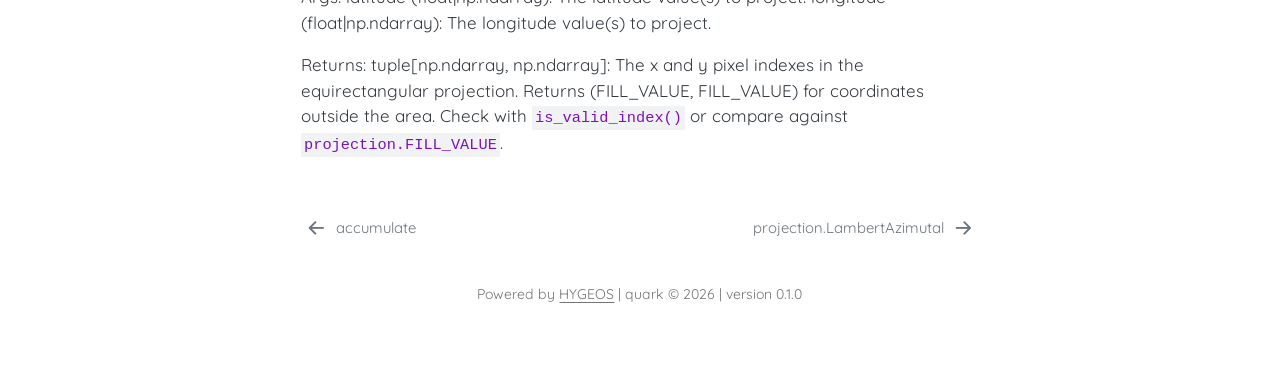
<file: reference/projection.EquiRectangular.html>
<!DOCTYPE html>
<html xmlns="http://www.w3.org/1999/xhtml" lang="en" xml:lang="en"><head>

<meta charset="utf-8">
<meta name="generator" content="quarto-1.9.38">

<meta name="viewport" content="width=device-width, initial-scale=1.0, user-scalable=yes">


<title>projection.equirectangular – quark</title>
<style>
/* Default styles provided by pandoc.
** See https://pandoc.org/MANUAL.html#variables-for-html for config info.
*/
code{white-space: pre-wrap;}
span.smallcaps{font-variant: small-caps;}
div.columns{display: flex; gap: min(4vw, 1.5em);}
div.column{flex: auto; overflow-x: auto;}
div.hanging-indent{margin-left: 1.5em; text-indent: -1.5em;}
ul.task-list{list-style: none;}
ul.task-list li input[type="checkbox"] {
  width: 0.8em;
  margin: 0 0.8em 0.2em -1em; /* quarto-specific, see https://github.com/quarto-dev/quarto-cli/issues/4556 */ 
  vertical-align: middle;
}
/* CSS for syntax highlighting */
html { -webkit-text-size-adjust: 100%; }
pre > code.sourceCode { white-space: pre; position: relative; }
pre > code.sourceCode > span { display: inline-block; line-height: 1.25; }
pre > code.sourceCode > span:empty { height: 1.2em; }
.sourceCode { overflow: visible; }
code.sourceCode > span { color: inherit; text-decoration: inherit; }
div.sourceCode { margin: 1em 0; }
pre.sourceCode { margin: 0; }
@media screen {
div.sourceCode { overflow: auto; }
}
@media print {
pre > code.sourceCode { white-space: pre-wrap; }
pre > code.sourceCode > span { text-indent: -5em; padding-left: 5em; }
}
pre.numberSource code
  { counter-reset: source-line 0; }
pre.numberSource code > span
  { position: relative; left: -4em; counter-increment: source-line; }
pre.numberSource code > span > a:first-child::before
  { content: counter(source-line);
    position: relative; left: -1em; text-align: right; vertical-align: baseline;
    border: none; display: inline-block;
    -webkit-touch-callout: none; -webkit-user-select: none;
    -khtml-user-select: none; -moz-user-select: none;
    -ms-user-select: none; user-select: none;
    padding: 0 4px; width: 4em;
  }
pre.numberSource { margin-left: 3em;  padding-left: 4px; }
div.sourceCode
  {   }
@media screen {
pre > code.sourceCode > span > a:first-child::before { text-decoration: underline; }
}
</style>


<script src="../site_libs/quarto-nav/quarto-nav.js"></script>
<script src="../site_libs/quarto-nav/headroom.min.js"></script>
<script src="../site_libs/clipboard/clipboard.min.js"></script>
<script src="../site_libs/quarto-search/autocomplete.umd.js"></script>
<script src="../site_libs/quarto-search/fuse.min.js"></script>
<script src="../site_libs/quarto-search/quarto-search.js"></script>
<meta name="quarto:offset" content="../">
<link href="../reference/projection.LambertAzimutal.html" rel="next">
<link href="../reference/accumulate.html" rel="prev">
<script src="../site_libs/quarto-html/quarto.js" type="module"></script>
<script src="../site_libs/quarto-html/tabsets/tabsets.js" type="module"></script>
<script src="../site_libs/quarto-html/popper.min.js"></script>
<script src="../site_libs/quarto-html/tippy.umd.min.js"></script>
<script src="../site_libs/quarto-html/anchor.min.js"></script>
<link href="../site_libs/quarto-html/tippy.css" rel="stylesheet">
<link href="../site_libs/quarto-html/quarto-syntax-highlighting-15634bcf2e68342d4ad2dfa704d543f6.css" rel="stylesheet" class="quarto-color-scheme" id="quarto-text-highlighting-styles">
<link href="../site_libs/quarto-html/quarto-syntax-highlighting-dark-0a6b7249c26820e032cb0bd839ff02b1.css" rel="stylesheet" class="quarto-color-scheme quarto-color-alternate" id="quarto-text-highlighting-styles">
<link href="../site_libs/quarto-html/quarto-syntax-highlighting-15634bcf2e68342d4ad2dfa704d543f6.css" rel="stylesheet" class="quarto-color-scheme-extra" id="quarto-text-highlighting-styles">
<script src="../site_libs/bootstrap/bootstrap.min.js"></script>
<link href="../site_libs/bootstrap/bootstrap-icons.css" rel="stylesheet">
<link href="../site_libs/bootstrap/bootstrap-56cd821b5626d7d4691afdc80bf6577c.min.css" rel="stylesheet" append-hash="true" class="quarto-color-scheme" id="quarto-bootstrap" data-mode="light">
<link href="../site_libs/bootstrap/bootstrap-dark-93aa7c785f3754f85ba3eb74c5c8b468.min.css" rel="stylesheet" append-hash="true" class="quarto-color-scheme quarto-color-alternate" id="quarto-bootstrap" data-mode="dark">
<link href="../site_libs/bootstrap/bootstrap-56cd821b5626d7d4691afdc80bf6577c.min.css" rel="stylesheet" append-hash="true" class="quarto-color-scheme-extra" id="quarto-bootstrap" data-mode="light">
<script id="quarto-search-options" type="application/json">{
  "location": "navbar",
  "copy-button": false,
  "collapse-after": 3,
  "panel-placement": "end",
  "type": "overlay",
  "limit": 50,
  "keyboard-shortcut": [
    "f",
    "/",
    "s"
  ],
  "language": {
    "search-no-results-text": "No results",
    "search-matching-documents-text": "matching documents",
    "search-copy-link-title": "Copy link to search",
    "search-hide-matches-text": "Hide additional matches",
    "search-more-match-text": "more match in this document",
    "search-more-matches-text": "more matches in this document",
    "search-clear-button-title": "Clear",
    "search-text-placeholder": "",
    "search-detached-cancel-button-title": "Cancel",
    "search-submit-button-title": "Submit",
    "search-label": "Search"
  }
}</script>


<link rel="stylesheet" href="../site_libs/quarto-contrib/quarto-project/hygeos-docs/css/hygeos-docs.css">
<meta property="og:title" content="quark">
<meta property="og:site_name" content="quark">
</head>

<body class="nav-sidebar floating nav-fixed quarto-light"><script id="quarto-html-before-body" type="application/javascript">
    const toggleBodyColorMode = (bsSheetEl) => {
      const mode = bsSheetEl.getAttribute("data-mode");
      const bodyEl = window.document.querySelector("body");
      if (mode === "dark") {
        bodyEl.classList.add("quarto-dark");
        bodyEl.classList.remove("quarto-light");
      } else {
        bodyEl.classList.add("quarto-light");
        bodyEl.classList.remove("quarto-dark");
      }
    }
    const toggleBodyColorPrimary = () => {
      const bsSheetEl = window.document.querySelector("link#quarto-bootstrap:not([rel=disabled-stylesheet])");
      if (bsSheetEl) {
        toggleBodyColorMode(bsSheetEl);
      }
    }
    const setColorSchemeToggle = (alternate) => {
      const toggles = window.document.querySelectorAll('.quarto-color-scheme-toggle');
      for (let i=0; i < toggles.length; i++) {
        const toggle = toggles[i];
        if (toggle) {
          if (alternate) {
            toggle.classList.add("alternate");
          } else {
            toggle.classList.remove("alternate");
          }
        }
      }
    };
    const toggleColorMode = (alternate) => {
      // Switch the stylesheets
      const primaryStylesheets = window.document.querySelectorAll('link.quarto-color-scheme:not(.quarto-color-alternate)');
      const alternateStylesheets = window.document.querySelectorAll('link.quarto-color-scheme.quarto-color-alternate');
      manageTransitions('#quarto-margin-sidebar .nav-link', false);
      if (alternate) {
        // note: dark is layered on light, we don't disable primary!
        enableStylesheet(alternateStylesheets);
        for (const sheetNode of alternateStylesheets) {
          if (sheetNode.id === "quarto-bootstrap") {
            toggleBodyColorMode(sheetNode);
          }
        }
      } else {
        disableStylesheet(alternateStylesheets);
        enableStylesheet(primaryStylesheets)
        toggleBodyColorPrimary();
      }
      manageTransitions('#quarto-margin-sidebar .nav-link', true);
      // Switch the toggles
      setColorSchemeToggle(alternate)
      // Hack to workaround the fact that safari doesn't
      // properly recolor the scrollbar when toggling (#1455)
      if (navigator.userAgent.indexOf('Safari') > 0 && navigator.userAgent.indexOf('Chrome') == -1) {
        manageTransitions("body", false);
        window.scrollTo(0, 1);
        setTimeout(() => {
          window.scrollTo(0, 0);
          manageTransitions("body", true);
        }, 40);
      }
    }
    const disableStylesheet = (stylesheets) => {
      for (let i=0; i < stylesheets.length; i++) {
        const stylesheet = stylesheets[i];
        stylesheet.rel = 'disabled-stylesheet';
      }
    }
    const enableStylesheet = (stylesheets) => {
      for (let i=0; i < stylesheets.length; i++) {
        const stylesheet = stylesheets[i];
        if(stylesheet.rel !== 'stylesheet') { // for Chrome, which will still FOUC without this check
          stylesheet.rel = 'stylesheet';
        }
      }
    }
    const manageTransitions = (selector, allowTransitions) => {
      const els = window.document.querySelectorAll(selector);
      for (let i=0; i < els.length; i++) {
        const el = els[i];
        if (allowTransitions) {
          el.classList.remove('notransition');
        } else {
          el.classList.add('notransition');
        }
      }
    }
    const isFileUrl = () => {
      return window.location.protocol === 'file:';
    }
    const hasAlternateSentinel = () => {
      let styleSentinel = getColorSchemeSentinel();
      if (styleSentinel !== null) {
        return styleSentinel === "alternate";
      } else {
        return false;
      }
    }
    const setStyleSentinel = (alternate) => {
      const value = alternate ? "alternate" : "default";
      if (!isFileUrl()) {
        window.localStorage.setItem("quarto-color-scheme", value);
      } else {
        localAlternateSentinel = value;
      }
    }
    const getColorSchemeSentinel = () => {
      if (!isFileUrl()) {
        const storageValue = window.localStorage.getItem("quarto-color-scheme");
        return storageValue != null ? storageValue : localAlternateSentinel;
      } else {
        return localAlternateSentinel;
      }
    }
    const toggleGiscusIfUsed = (isAlternate, darkModeDefault) => {
      const baseTheme = document.querySelector('#giscus-base-theme')?.value ?? 'light';
      const alternateTheme = document.querySelector('#giscus-alt-theme')?.value ?? 'dark';
      let newTheme = '';
      if(authorPrefersDark) {
        newTheme = isAlternate ? baseTheme : alternateTheme;
      } else {
        newTheme = isAlternate ? alternateTheme : baseTheme;
      }
      const changeGiscusTheme = () => {
        // From: https://github.com/giscus/giscus/issues/336
        const sendMessage = (message) => {
          const iframe = document.querySelector('iframe.giscus-frame');
          if (!iframe) return;
          iframe.contentWindow.postMessage({ giscus: message }, 'https://giscus.app');
        }
        sendMessage({
          setConfig: {
            theme: newTheme
          }
        });
      }
      const isGiscussLoaded = window.document.querySelector('iframe.giscus-frame') !== null;
      if (isGiscussLoaded) {
        changeGiscusTheme();
      }
    };
    const authorPrefersDark = false;
    const darkModeDefault = authorPrefersDark;
      document.querySelector('link#quarto-text-highlighting-styles.quarto-color-scheme-extra').rel = 'disabled-stylesheet';
      document.querySelector('link#quarto-bootstrap.quarto-color-scheme-extra').rel = 'disabled-stylesheet';
    let localAlternateSentinel = darkModeDefault ? 'alternate' : 'default';
    // Dark / light mode switch
    window.quartoToggleColorScheme = () => {
      // Read the current dark / light value
      let toAlternate = !hasAlternateSentinel();
      toggleColorMode(toAlternate);
      setStyleSentinel(toAlternate);
      toggleGiscusIfUsed(toAlternate, darkModeDefault);
      window.dispatchEvent(new Event('resize'));
    };
    // Switch to dark mode if need be
    if (hasAlternateSentinel()) {
      toggleColorMode(true);
    } else {
      toggleColorMode(false);
    }
  </script>

<div id="quarto-search-results"></div>
  <header id="quarto-header" class="headroom fixed-top">
    <nav class="navbar navbar-expand-lg " data-bs-theme="dark">
      <div class="navbar-container container-fluid">
      <div class="navbar-brand-container mx-auto">
    <a href="../index.html" class="navbar-brand navbar-brand-logo">
    <img src="../site_libs/quarto-contrib/quarto-project/hygeos-docs/logo-carre-blanc.png" alt="HYGEOS" class="navbar-logo light-content">
    <img src="../site_libs/quarto-contrib/quarto-project/hygeos-docs/logo-carre-blanc.png" alt="HYGEOS" class="navbar-logo dark-content">
    </a>
    <a class="navbar-brand" href="../index.html">
    <span class="navbar-title">quark</span>
    </a>
  </div>
            <div id="quarto-search" class="" title="Search"></div>
          <button class="navbar-toggler" type="button" data-bs-toggle="collapse" data-bs-target="#navbarCollapse" aria-controls="navbarCollapse" role="menu" aria-expanded="false" aria-label="Toggle navigation" onclick="if (window.quartoToggleHeadroom) { window.quartoToggleHeadroom(); }">
  <span class="navbar-toggler-icon"></span>
</button>
          <div class="collapse navbar-collapse" id="navbarCollapse">
            <ul class="navbar-nav navbar-nav-scroll me-auto">
  <li class="nav-item">
    <a class="nav-link" href="../index.html"> 
<span class="menu-text">Home</span></a>
  </li>  
  <li class="nav-item">
    <a class="nav-link" href="../reference/"> 
<span class="menu-text">Reference</span></a>
  </li>  
  <li class="nav-item dropdown ">
    <a class="nav-link dropdown-toggle" href="#" id="nav-menu-guides" role="link" data-bs-toggle="dropdown" aria-expanded="false">
 <span class="menu-text">Guides</span>
    </a>
    <ul class="dropdown-menu" aria-labelledby="nav-menu-guides">    
        <li>
    <a class="dropdown-item" href="../articles/getting-started.html">
 <span class="dropdown-text">Getting Started</span></a>
  </li>  
        <li>
    <a class="dropdown-item" href="../articles/reproject-to-polar.html">
 <span class="dropdown-text">Reprojecting to Polar View</span></a>
  </li>  
        <li>
    <a class="dropdown-item" href="../articles/reproject-l1-equirectangular.html">
 <span class="dropdown-text">Reprojecting L1 to Equirectangular</span></a>
  </li>  
    </ul>
  </li>
</ul>
            <ul class="navbar-nav navbar-nav-scroll ms-auto">
  <li class="nav-item compact">
    <a class="nav-link" href="https://github.com/hygeos/Quark"> <i class="bi bi-github" role="img" aria-label="GitHub Repository">
</i> 
<span class="menu-text"></span></a>
  </li>  
</ul>
          </div> <!-- /navcollapse -->
            <div class="quarto-navbar-tools">
  <a href="" class="quarto-color-scheme-toggle quarto-navigation-tool  px-1" onclick="window.quartoToggleColorScheme(); return false;" title="Toggle dark mode"><i class="bi"></i></a>
</div>
      </div> <!-- /container-fluid -->
    </nav>
  <nav class="quarto-secondary-nav">
    <div class="container-fluid d-flex">
      <button type="button" class="quarto-btn-toggle btn" data-bs-toggle="collapse" role="button" data-bs-target=".quarto-sidebar-collapse-item" aria-controls="quarto-sidebar" aria-expanded="false" aria-label="Toggle sidebar navigation" onclick="if (window.quartoToggleHeadroom) { window.quartoToggleHeadroom(); }">
        <i class="bi bi-layout-text-sidebar-reverse"></i>
      </button>
        <nav class="quarto-page-breadcrumbs" aria-label="breadcrumb"><ol class="breadcrumb"><li class="breadcrumb-item"><a href="../reference/projection.EquiRectangular.html">projection</a></li><li class="breadcrumb-item"><a href="../reference/projection.EquiRectangular.html">projection.EquiRectangular</a></li></ol></nav>
        <a class="flex-grow-1" role="navigation" data-bs-toggle="collapse" data-bs-target=".quarto-sidebar-collapse-item" aria-controls="quarto-sidebar" aria-expanded="false" aria-label="Toggle sidebar navigation" onclick="if (window.quartoToggleHeadroom) { window.quartoToggleHeadroom(); }">      
        </a>
    </div>
  </nav>
</header>
<!-- content -->
<div id="quarto-content" class="quarto-container page-columns page-rows-contents page-layout-article page-navbar">
<!-- sidebar -->
  <nav id="quarto-sidebar" class="sidebar collapse collapse-horizontal quarto-sidebar-collapse-item sidebar-navigation floating overflow-auto">
    <div class="sidebar-menu-container"> 
    <ul class="list-unstyled mt-1">
        <li class="sidebar-item">
  <div class="sidebar-item-container"> 
  <a href="../reference/index.html" class="sidebar-item-text sidebar-link">
 <span class="menu-text">API Reference</span></a>
  </div>
</li>
        <li class="sidebar-item sidebar-item-section">
      <div class="sidebar-item-container"> 
            <a class="sidebar-item-text sidebar-link text-start" data-bs-toggle="collapse" data-bs-target="#quarto-sidebar-section-1" role="navigation" aria-expanded="true">
 <span class="menu-text">quark</span></a>
          <a class="sidebar-item-toggle text-start" data-bs-toggle="collapse" data-bs-target="#quarto-sidebar-section-1" role="navigation" aria-expanded="true" aria-label="Toggle section">
            <i class="bi bi-chevron-right ms-2"></i>
          </a> 
      </div>
      <ul id="quarto-sidebar-section-1" class="collapse list-unstyled sidebar-section depth1 show">  
          <li class="sidebar-item">
  <div class="sidebar-item-container"> 
  <a href="../reference/aggregate.html" class="sidebar-item-text sidebar-link">
 <span class="menu-text">aggregate</span></a>
  </div>
</li>
          <li class="sidebar-item">
  <div class="sidebar-item-container"> 
  <a href="../reference/supersampling.html" class="sidebar-item-text sidebar-link">
 <span class="menu-text">supersampling</span></a>
  </div>
</li>
          <li class="sidebar-item">
  <div class="sidebar-item-container"> 
  <a href="../reference/accumulate.html" class="sidebar-item-text sidebar-link">
 <span class="menu-text">accumulate</span></a>
  </div>
</li>
      </ul>
  </li>
        <li class="sidebar-item sidebar-item-section">
      <div class="sidebar-item-container"> 
            <a class="sidebar-item-text sidebar-link text-start" data-bs-toggle="collapse" data-bs-target="#quarto-sidebar-section-2" role="navigation" aria-expanded="true">
 <span class="menu-text">projection</span></a>
          <a class="sidebar-item-toggle text-start" data-bs-toggle="collapse" data-bs-target="#quarto-sidebar-section-2" role="navigation" aria-expanded="true" aria-label="Toggle section">
            <i class="bi bi-chevron-right ms-2"></i>
          </a> 
      </div>
      <ul id="quarto-sidebar-section-2" class="collapse list-unstyled sidebar-section depth1 show">  
          <li class="sidebar-item">
  <div class="sidebar-item-container"> 
  <a href="../reference/projection.EquiRectangular.html" class="sidebar-item-text sidebar-link active">
 <span class="menu-text">projection.EquiRectangular</span></a>
  </div>
</li>
          <li class="sidebar-item">
  <div class="sidebar-item-container"> 
  <a href="../reference/projection.LambertAzimutal.html" class="sidebar-item-text sidebar-link">
 <span class="menu-text">projection.LambertAzimutal</span></a>
  </div>
</li>
          <li class="sidebar-item">
  <div class="sidebar-item-container"> 
  <a href="../reference/projection.PolarNorth.html" class="sidebar-item-text sidebar-link">
 <span class="menu-text">projection.PolarNorth</span></a>
  </div>
</li>
          <li class="sidebar-item">
  <div class="sidebar-item-container"> 
  <a href="../reference/projection.PolarSouth.html" class="sidebar-item-text sidebar-link">
 <span class="menu-text">projection.PolarSouth</span></a>
  </div>
</li>
      </ul>
  </li>
    </ul>
    </div>
</nav>
<div id="quarto-sidebar-glass" class="quarto-sidebar-collapse-item" data-bs-toggle="collapse" data-bs-target=".quarto-sidebar-collapse-item"></div>
<!-- margin-sidebar -->
    <div id="quarto-margin-sidebar" class="sidebar margin-sidebar">
        <nav id="TOC" role="doc-toc" class="toc-active">
    <h2 id="toc-title">On this page</h2>
   
  <ul>
  <li><a href="#quark.projection.EquiRectangular" id="toc-quark.projection.EquiRectangular" class="nav-link active" data-scroll-target="#quark.projection.EquiRectangular">projection.EquiRectangular</a>
  <ul class="collapse">
  <li><a href="#methods" id="toc-methods" class="nav-link" data-scroll-target="#methods">Methods</a>
  <ul class="collapse">
  <li><a href="#quark.projection.EquiRectangular.get_coordinates" id="toc-quark.projection.EquiRectangular.get_coordinates" class="nav-link" data-scroll-target="#quark.projection.EquiRectangular.get_coordinates">get_coordinates</a></li>
  <li><a href="#quark.projection.EquiRectangular.is_in_bounds" id="toc-quark.projection.EquiRectangular.is_in_bounds" class="nav-link" data-scroll-target="#quark.projection.EquiRectangular.is_in_bounds">is_in_bounds</a></li>
  <li><a href="#quark.projection.EquiRectangular.is_valid_index" id="toc-quark.projection.EquiRectangular.is_valid_index" class="nav-link" data-scroll-target="#quark.projection.EquiRectangular.is_valid_index">is_valid_index</a></li>
  <li><a href="#quark.projection.EquiRectangular.project_to_indexes" id="toc-quark.projection.EquiRectangular.project_to_indexes" class="nav-link" data-scroll-target="#quark.projection.EquiRectangular.project_to_indexes">project_to_indexes</a></li>
  </ul></li>
  </ul></li>
  </ul>
<div class="toc-actions"><ul><li><a href="https://github.com/hygeos/Quark/issues/new" class="toc-action"><i class="bi bi-github"></i>Report an issue</a></li></ul></div></nav>
    </div>
<!-- main -->
<main class="content" id="quarto-document-content"><header id="title-block-header" class="quarto-title-block"><nav class="quarto-page-breadcrumbs quarto-title-breadcrumbs d-none d-lg-block" aria-label="breadcrumb"><ol class="breadcrumb"><li class="breadcrumb-item"><a href="../reference/projection.EquiRectangular.html">projection</a></li><li class="breadcrumb-item"><a href="../reference/projection.EquiRectangular.html">projection.EquiRectangular</a></li></ol></nav></header>





<section id="quark.projection.EquiRectangular" class="level1">
<h1>projection.EquiRectangular</h1>
<div class="code-copy-outer-scaffold"><div class="sourceCode" id="cb1"><pre class="sourceCode python code-with-copy"><code class="sourceCode python"><span id="cb1-1"><a href="#cb1-1" aria-hidden="true" tabindex="-1"></a>projection.EquiRectangular(width, height, area<span class="op">=</span><span class="va">None</span>)</span></code></pre></div><button title="Copy to Clipboard" class="code-copy-button"><i class="bi"></i></button></div>
<section id="methods" class="level2">
<h2 class="anchored" data-anchor-id="methods">Methods</h2>
<table class="caption-top table">
<thead>
<tr class="header">
<th>Name</th>
<th>Description</th>
</tr>
</thead>
<tbody>
<tr class="odd">
<td><a href="#quark.projection.EquiRectangular.get_coordinates">get_coordinates</a></td>
<td>Get the latitude and longitude coordinates for each pixel in the equirectangular projection.</td>
</tr>
<tr class="even">
<td><a href="#quark.projection.EquiRectangular.is_in_bounds">is_in_bounds</a></td>
<td>Check if coordinates are within the projection area bounds.</td>
</tr>
<tr class="odd">
<td><a href="#quark.projection.EquiRectangular.is_valid_index">is_valid_index</a></td>
<td>Check if pixel indexes are valid (not FILL_VALUE).</td>
</tr>
<tr class="even">
<td><a href="#quark.projection.EquiRectangular.project_to_indexes">project_to_indexes</a></td>
<td>Projects latitude and longitude coordinates to pixel indexes in the equirectangular projection.</td>
</tr>
</tbody>
</table>
<section id="quark.projection.EquiRectangular.get_coordinates" class="level3">
<h3 class="anchored" data-anchor-id="quark.projection.EquiRectangular.get_coordinates">get_coordinates</h3>
<div class="code-copy-outer-scaffold"><div class="sourceCode" id="cb2"><pre class="sourceCode python code-with-copy"><code class="sourceCode python"><span id="cb2-1"><a href="#cb2-1" aria-hidden="true" tabindex="-1"></a>projection.EquiRectangular.get_coordinates()</span></code></pre></div><button title="Copy to Clipboard" class="code-copy-button"><i class="bi"></i></button></div>
<p>Get the latitude and longitude coordinates for each pixel in the equirectangular projection. Returns coordinates based on the defined area bounds.</p>
<p>Returns: tuple[np.ndarray, np.ndarray]: The latitude and longitude coordinates for each pixel in the equirectangular projection.</p>
</section>
<section id="quark.projection.EquiRectangular.is_in_bounds" class="level3">
<h3 class="anchored" data-anchor-id="quark.projection.EquiRectangular.is_in_bounds">is_in_bounds</h3>
<div class="code-copy-outer-scaffold"><div class="sourceCode" id="cb3"><pre class="sourceCode python code-with-copy"><code class="sourceCode python"><span id="cb3-1"><a href="#cb3-1" aria-hidden="true" tabindex="-1"></a>projection.EquiRectangular.is_in_bounds(latitude, longitude)</span></code></pre></div><button title="Copy to Clipboard" class="code-copy-button"><i class="bi"></i></button></div>
<p>Check if coordinates are within the projection area bounds.</p>
<p>Args: latitude (float|np.ndarray): The latitude value(s) to check. longitude (float|np.ndarray): The longitude value(s) to check.</p>
<p>Returns: np.ndarray: Boolean array indicating which coordinates are in bounds.</p>
</section>
<section id="quark.projection.EquiRectangular.is_valid_index" class="level3">
<h3 class="anchored" data-anchor-id="quark.projection.EquiRectangular.is_valid_index">is_valid_index</h3>
<div class="code-copy-outer-scaffold"><div class="sourceCode" id="cb4"><pre class="sourceCode python code-with-copy"><code class="sourceCode python"><span id="cb4-1"><a href="#cb4-1" aria-hidden="true" tabindex="-1"></a>projection.EquiRectangular.is_valid_index(x_indexes, y_indexes)</span></code></pre></div><button title="Copy to Clipboard" class="code-copy-button"><i class="bi"></i></button></div>
<p>Check if pixel indexes are valid (not FILL_VALUE).</p>
<p>Args: x_indexes (np.ndarray): The x pixel indexes to check. y_indexes (np.ndarray): The y pixel indexes to check.</p>
<p>Returns: np.ndarray: Boolean array indicating which indexes are valid (not out-of-bounds).</p>
</section>
<section id="quark.projection.EquiRectangular.project_to_indexes" class="level3">
<h3 class="anchored" data-anchor-id="quark.projection.EquiRectangular.project_to_indexes">project_to_indexes</h3>
<div class="code-copy-outer-scaffold"><div class="sourceCode" id="cb5"><pre class="sourceCode python code-with-copy"><code class="sourceCode python"><span id="cb5-1"><a href="#cb5-1" aria-hidden="true" tabindex="-1"></a>projection.EquiRectangular.project_to_indexes(latitude, longitude)</span></code></pre></div><button title="Copy to Clipboard" class="code-copy-button"><i class="bi"></i></button></div>
<p>Projects latitude and longitude coordinates to pixel indexes in the equirectangular projection.</p>
<p>Args: latitude (float|np.ndarray): The latitude value(s) to project. longitude (float|np.ndarray): The longitude value(s) to project.</p>
<p>Returns: tuple[np.ndarray, np.ndarray]: The x and y pixel indexes in the equirectangular projection. Returns (FILL_VALUE, FILL_VALUE) for coordinates outside the area. Check with <code>is_valid_index()</code> or compare against <code>projection.FILL_VALUE</code>.</p>


</section>
</section>
</section>

</main> <!-- /main -->
<script id="quarto-html-after-body" type="application/javascript">
  window.document.addEventListener("DOMContentLoaded", function (event) {
    // Ensure there is a toggle, if there isn't float one in the top right
    if (window.document.querySelector('.quarto-color-scheme-toggle') === null) {
      const a = window.document.createElement('a');
      a.classList.add('top-right');
      a.classList.add('quarto-color-scheme-toggle');
      a.href = "";
      a.onclick = function() { try { window.quartoToggleColorScheme(); } catch {} return false; };
      const i = window.document.createElement("i");
      i.classList.add('bi');
      a.appendChild(i);
      window.document.body.appendChild(a);
    }
    setColorSchemeToggle(hasAlternateSentinel())
    const icon = "";
    const anchorJS = new window.AnchorJS();
    anchorJS.options = {
      placement: 'right',
      icon: icon
    };
    anchorJS.add('.anchored');
    const isCodeAnnotation = (el) => {
      for (const clz of el.classList) {
        if (clz.startsWith('code-annotation-')) {                     
          return true;
        }
      }
      return false;
    }
    const onCopySuccess = function(e) {
      // button target
      const button = e.trigger;
      // don't keep focus
      button.blur();
      // flash "checked"
      button.classList.add('code-copy-button-checked');
      var currentTitle = button.getAttribute("title");
      button.setAttribute("title", "Copied!");
      let tooltip;
      if (window.bootstrap) {
        button.setAttribute("data-bs-toggle", "tooltip");
        button.setAttribute("data-bs-placement", "left");
        button.setAttribute("data-bs-title", "Copied!");
        tooltip = new bootstrap.Tooltip(button, 
          { trigger: "manual", 
            customClass: "code-copy-button-tooltip",
            offset: [0, -8]});
        tooltip.show();    
      }
      setTimeout(function() {
        if (tooltip) {
          tooltip.hide();
          button.removeAttribute("data-bs-title");
          button.removeAttribute("data-bs-toggle");
          button.removeAttribute("data-bs-placement");
        }
        button.setAttribute("title", currentTitle);
        button.classList.remove('code-copy-button-checked');
      }, 1000);
      // clear code selection
      e.clearSelection();
    }
    const getTextToCopy = function(trigger) {
      const outerScaffold = trigger.parentElement.cloneNode(true);
      const codeEl = outerScaffold.querySelector('code');
      for (const childEl of codeEl.children) {
        if (isCodeAnnotation(childEl)) {
          childEl.remove();
        }
      }
      return codeEl.innerText;
    }
    const clipboard = new window.ClipboardJS('.code-copy-button:not([data-in-quarto-modal])', {
      text: getTextToCopy
    });
    clipboard.on('success', onCopySuccess);
    if (window.document.getElementById('quarto-embedded-source-code-modal')) {
      const clipboardModal = new window.ClipboardJS('.code-copy-button[data-in-quarto-modal]', {
        text: getTextToCopy,
        container: window.document.getElementById('quarto-embedded-source-code-modal')
      });
      clipboardModal.on('success', onCopySuccess);
    }
      var localhostRegex = new RegExp(/^(?:http|https):\/\/localhost\:?[0-9]*\//);
      var mailtoRegex = new RegExp(/^mailto:/);
        var filterRegex = new RegExp("https:\/\/hygeos\.github\.io\/Quark\/");
      var isInternal = (href) => {
          return filterRegex.test(href) || localhostRegex.test(href) || mailtoRegex.test(href);
      }
      // Inspect non-navigation links and adorn them if external
     var links = window.document.querySelectorAll('a[href]:not(.nav-link):not(.navbar-brand):not(.toc-action):not(.sidebar-link):not(.sidebar-item-toggle):not(.pagination-link):not(.no-external):not([aria-hidden]):not(.dropdown-item):not(.quarto-navigation-tool):not(.about-link)');
      for (var i=0; i<links.length; i++) {
        const link = links[i];
        if (!isInternal(link.href)) {
          // undo the damage that might have been done by quarto-nav.js in the case of
          // links that we want to consider external
          if (link.dataset.originalHref !== undefined) {
            link.href = link.dataset.originalHref;
          }
        }
      }
    function tippyHover(el, contentFn, onTriggerFn, onUntriggerFn) {
      const config = {
        allowHTML: true,
        maxWidth: 500,
        delay: 100,
        arrow: false,
        appendTo: function(el) {
            return el.parentElement;
        },
        interactive: true,
        interactiveBorder: 10,
        theme: 'quarto',
        placement: 'bottom-start',
      };
      if (contentFn) {
        config.content = contentFn;
      }
      if (onTriggerFn) {
        config.onTrigger = onTriggerFn;
      }
      if (onUntriggerFn) {
        config.onUntrigger = onUntriggerFn;
      }
      window.tippy(el, config); 
    }
    const noterefs = window.document.querySelectorAll('a[role="doc-noteref"]');
    for (var i=0; i<noterefs.length; i++) {
      const ref = noterefs[i];
      tippyHover(ref, function() {
        // use id or data attribute instead here
        let href = ref.getAttribute('data-footnote-href') || ref.getAttribute('href');
        try { href = new URL(href).hash; } catch {}
        const id = href.replace(/^#\/?/, "");
        const note = window.document.getElementById(id);
        if (note) {
          return note.innerHTML;
        } else {
          return "";
        }
      });
    }
    const xrefs = window.document.querySelectorAll('a.quarto-xref');
    const processXRef = (id, note) => {
      // Strip column container classes
      const stripColumnClz = (el) => {
        el.classList.remove("page-full", "page-columns");
        if (el.children) {
          for (const child of el.children) {
            stripColumnClz(child);
          }
        }
      }
      stripColumnClz(note)
      if (id === null || id.startsWith('sec-')) {
        // Special case sections, only their first couple elements
        const container = document.createElement("div");
        if (note.children && note.children.length > 2) {
          container.appendChild(note.children[0].cloneNode(true));
          for (let i = 1; i < note.children.length; i++) {
            const child = note.children[i];
            if (child.tagName === "P" && child.innerText === "") {
              continue;
            } else {
              container.appendChild(child.cloneNode(true));
              break;
            }
          }
          if (window.Quarto?.typesetMath) {
            window.Quarto.typesetMath(container);
          }
          return container.innerHTML
        } else {
          if (window.Quarto?.typesetMath) {
            window.Quarto.typesetMath(note);
          }
          return note.innerHTML;
        }
      } else {
        // Remove any anchor links if they are present
        const anchorLink = note.querySelector('a.anchorjs-link');
        if (anchorLink) {
          anchorLink.remove();
        }
        if (window.Quarto?.typesetMath) {
          window.Quarto.typesetMath(note);
        }
        if (note.classList.contains("callout")) {
          return note.outerHTML;
        } else {
          return note.innerHTML;
        }
      }
    }
    for (var i=0; i<xrefs.length; i++) {
      const xref = xrefs[i];
      tippyHover(xref, undefined, function(instance) {
        instance.disable();
        let url = xref.getAttribute('href');
        let hash = undefined; 
        if (url.startsWith('#')) {
          hash = url;
        } else {
          try { hash = new URL(url).hash; } catch {}
        }
        if (hash) {
          const id = hash.replace(/^#\/?/, "");
          const note = window.document.getElementById(id);
          if (note !== null) {
            try {
              const html = processXRef(id, note.cloneNode(true));
              instance.setContent(html);
            } finally {
              instance.enable();
              instance.show();
            }
          } else {
            // See if we can fetch this
            fetch(url.split('#')[0])
            .then(res => res.text())
            .then(html => {
              const parser = new DOMParser();
              const htmlDoc = parser.parseFromString(html, "text/html");
              const note = htmlDoc.getElementById(id);
              if (note !== null) {
                const html = processXRef(id, note);
                instance.setContent(html);
              } 
            }).finally(() => {
              instance.enable();
              instance.show();
            });
          }
        } else {
          // See if we can fetch a full url (with no hash to target)
          // This is a special case and we should probably do some content thinning / targeting
          fetch(url)
          .then(res => res.text())
          .then(html => {
            const parser = new DOMParser();
            const htmlDoc = parser.parseFromString(html, "text/html");
            const note = htmlDoc.querySelector('main.content');
            if (note !== null) {
              // This should only happen for chapter cross references
              // (since there is no id in the URL)
              // remove the first header
              if (note.children.length > 0 && note.children[0].tagName === "HEADER") {
                note.children[0].remove();
              }
              const html = processXRef(null, note);
              instance.setContent(html);
            } 
          }).finally(() => {
            instance.enable();
            instance.show();
          });
        }
      }, function(instance) {
      });
    }
        let selectedAnnoteEl;
        const selectorForAnnotation = ( cell, annotation) => {
          let cellAttr = 'data-code-cell="' + cell + '"';
          let lineAttr = 'data-code-annotation="' +  annotation + '"';
          const selector = 'span[' + cellAttr + '][' + lineAttr + ']';
          return selector;
        }
        const selectCodeLines = (annoteEl) => {
          const doc = window.document;
          const targetCell = annoteEl.getAttribute("data-target-cell");
          const targetAnnotation = annoteEl.getAttribute("data-target-annotation");
          const annoteSpan = window.document.querySelector(selectorForAnnotation(targetCell, targetAnnotation));
          const lines = annoteSpan.getAttribute("data-code-lines").split(",");
          const lineIds = lines.map((line) => {
            return targetCell + "-" + line;
          })
          let top = null;
          let height = null;
          let parent = null;
          if (lineIds.length > 0) {
              //compute the position of the single el (top and bottom and make a div)
              const el = window.document.getElementById(lineIds[0]);
              top = el.offsetTop;
              height = el.offsetHeight;
              parent = el.parentElement.parentElement;
            if (lineIds.length > 1) {
              const lastEl = window.document.getElementById(lineIds[lineIds.length - 1]);
              const bottom = lastEl.offsetTop + lastEl.offsetHeight;
              height = bottom - top;
            }
            if (top !== null && height !== null && parent !== null) {
              // cook up a div (if necessary) and position it 
              let div = window.document.getElementById("code-annotation-line-highlight");
              if (div === null) {
                div = window.document.createElement("div");
                div.setAttribute("id", "code-annotation-line-highlight");
                div.style.position = 'absolute';
                parent.appendChild(div);
              }
              div.style.top = top - 2 + "px";
              div.style.height = height + 4 + "px";
              div.style.left = 0;
              let gutterDiv = window.document.getElementById("code-annotation-line-highlight-gutter");
              if (gutterDiv === null) {
                gutterDiv = window.document.createElement("div");
                gutterDiv.setAttribute("id", "code-annotation-line-highlight-gutter");
                gutterDiv.style.position = 'absolute';
                const codeCell = window.document.getElementById(targetCell);
                const gutter = codeCell.querySelector('.code-annotation-gutter');
                gutter.appendChild(gutterDiv);
              }
              gutterDiv.style.top = top - 2 + "px";
              gutterDiv.style.height = height + 4 + "px";
            }
            selectedAnnoteEl = annoteEl;
          }
        };
        const unselectCodeLines = () => {
          const elementsIds = ["code-annotation-line-highlight", "code-annotation-line-highlight-gutter"];
          elementsIds.forEach((elId) => {
            const div = window.document.getElementById(elId);
            if (div) {
              div.remove();
            }
          });
          selectedAnnoteEl = undefined;
        };
          // Handle positioning of the toggle
      window.addEventListener(
        "resize",
        throttle(() => {
          elRect = undefined;
          if (selectedAnnoteEl) {
            selectCodeLines(selectedAnnoteEl);
          }
        }, 10)
      );
      function throttle(fn, ms) {
      let throttle = false;
      let timer;
        return (...args) => {
          if(!throttle) { // first call gets through
              fn.apply(this, args);
              throttle = true;
          } else { // all the others get throttled
              if(timer) clearTimeout(timer); // cancel #2
              timer = setTimeout(() => {
                fn.apply(this, args);
                timer = throttle = false;
              }, ms);
          }
        };
      }
        // Attach click handler to the DT
        const annoteDls = window.document.querySelectorAll('dt[data-target-cell]');
        for (const annoteDlNode of annoteDls) {
          annoteDlNode.addEventListener('click', (event) => {
            const clickedEl = event.target;
            if (clickedEl !== selectedAnnoteEl) {
              unselectCodeLines();
              const activeEl = window.document.querySelector('dt[data-target-cell].code-annotation-active');
              if (activeEl) {
                activeEl.classList.remove('code-annotation-active');
              }
              selectCodeLines(clickedEl);
              clickedEl.classList.add('code-annotation-active');
            } else {
              // Unselect the line
              unselectCodeLines();
              clickedEl.classList.remove('code-annotation-active');
            }
          });
        }
    const findCites = (el) => {
      const parentEl = el.parentElement;
      if (parentEl) {
        const cites = parentEl.dataset.cites;
        if (cites) {
          return {
            el,
            cites: cites.split(' ')
          };
        } else {
          return findCites(el.parentElement)
        }
      } else {
        return undefined;
      }
    };
    var bibliorefs = window.document.querySelectorAll('a[role="doc-biblioref"]');
    for (var i=0; i<bibliorefs.length; i++) {
      const ref = bibliorefs[i];
      const citeInfo = findCites(ref);
      if (citeInfo) {
        tippyHover(citeInfo.el, function() {
          var popup = window.document.createElement('div');
          citeInfo.cites.forEach(function(cite) {
            var citeDiv = window.document.createElement('div');
            citeDiv.classList.add('hanging-indent');
            citeDiv.classList.add('csl-entry');
            var biblioDiv = window.document.getElementById('ref-' + cite);
            if (biblioDiv) {
              citeDiv.innerHTML = biblioDiv.innerHTML;
            }
            popup.appendChild(citeDiv);
          });
          return popup.innerHTML;
        });
      }
    }
  });
  </script>
<nav class="page-navigation">
  <div class="nav-page nav-page-previous">
      <a href="../reference/accumulate.html" class="pagination-link" aria-label="accumulate">
        <i class="bi bi-arrow-left-short"></i> <span class="nav-page-text">accumulate</span>
      </a>          
  </div>
  <div class="nav-page nav-page-next">
      <a href="../reference/projection.LambertAzimutal.html" class="pagination-link" aria-label="projection.LambertAzimutal">
        <span class="nav-page-text">projection.LambertAzimutal</span> <i class="bi bi-arrow-right-short"></i>
      </a>
  </div>
</nav>
</div> <!-- /content -->
<footer class="footer">
  <div class="nav-footer">
    <div class="nav-footer-left">
      &nbsp;
    </div>   
    <div class="nav-footer-center">
<p>Powered by <a href="https://www.hygeos.com">HYGEOS</a> | quark © 2026 | version 0.1.0</p>
<div class="toc-actions d-sm-block d-md-none"><ul><li><a href="https://github.com/hygeos/Quark/issues/new" class="toc-action"><i class="bi bi-github"></i>Report an issue</a></li></ul></div></div>
    <div class="nav-footer-right">
      &nbsp;
    </div>
  </div>
</footer>




</body></html>
</file>
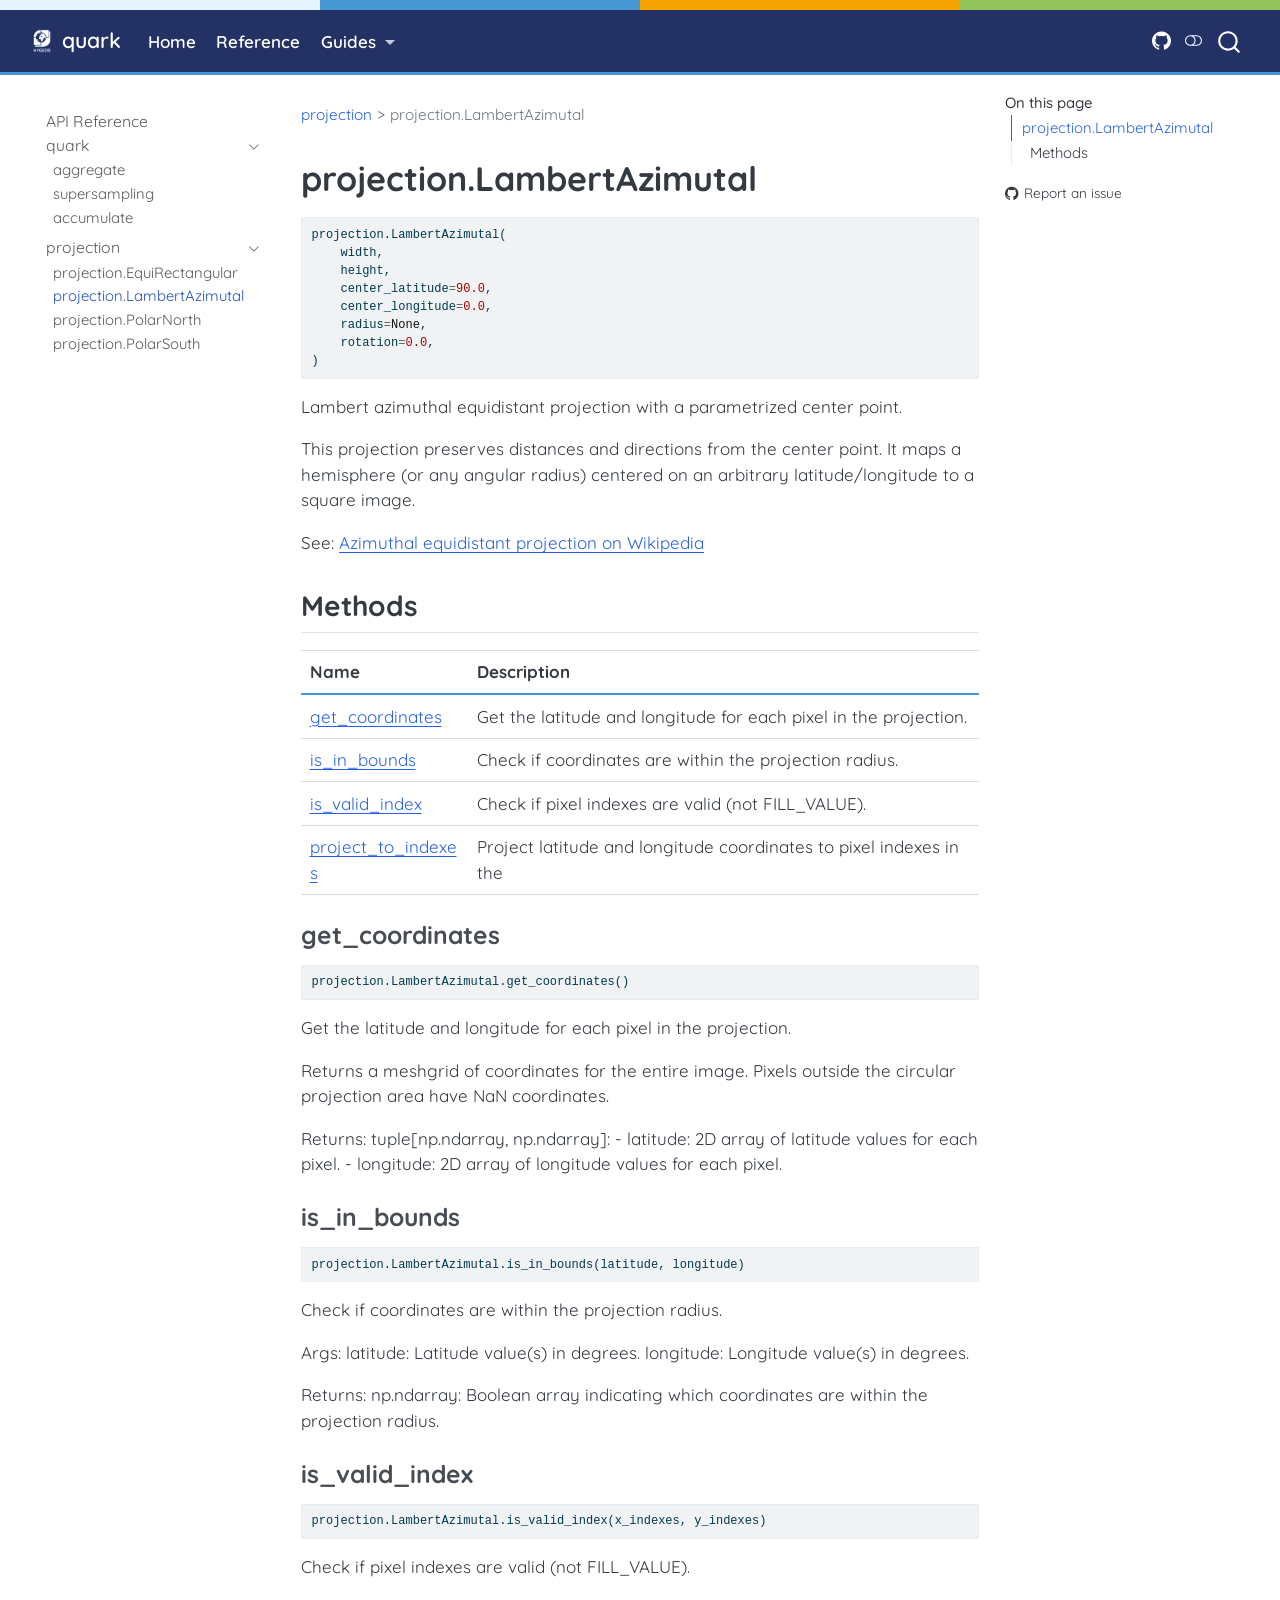
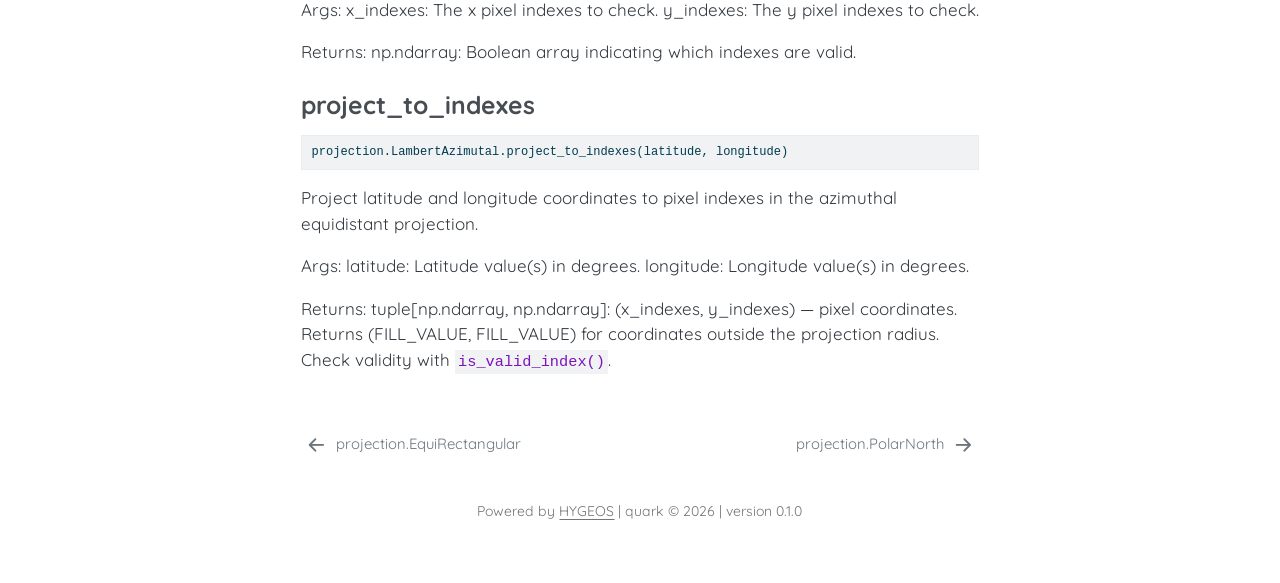
<file: reference/projection.LambertAzimutal.html>
<!DOCTYPE html>
<html xmlns="http://www.w3.org/1999/xhtml" lang="en" xml:lang="en"><head>

<meta charset="utf-8">
<meta name="generator" content="quarto-1.9.38">

<meta name="viewport" content="width=device-width, initial-scale=1.0, user-scalable=yes">


<title>projection.lambertazimutal – quark</title>
<style>
/* Default styles provided by pandoc.
** See https://pandoc.org/MANUAL.html#variables-for-html for config info.
*/
code{white-space: pre-wrap;}
span.smallcaps{font-variant: small-caps;}
div.columns{display: flex; gap: min(4vw, 1.5em);}
div.column{flex: auto; overflow-x: auto;}
div.hanging-indent{margin-left: 1.5em; text-indent: -1.5em;}
ul.task-list{list-style: none;}
ul.task-list li input[type="checkbox"] {
  width: 0.8em;
  margin: 0 0.8em 0.2em -1em; /* quarto-specific, see https://github.com/quarto-dev/quarto-cli/issues/4556 */ 
  vertical-align: middle;
}
/* CSS for syntax highlighting */
html { -webkit-text-size-adjust: 100%; }
pre > code.sourceCode { white-space: pre; position: relative; }
pre > code.sourceCode > span { display: inline-block; line-height: 1.25; }
pre > code.sourceCode > span:empty { height: 1.2em; }
.sourceCode { overflow: visible; }
code.sourceCode > span { color: inherit; text-decoration: inherit; }
div.sourceCode { margin: 1em 0; }
pre.sourceCode { margin: 0; }
@media screen {
div.sourceCode { overflow: auto; }
}
@media print {
pre > code.sourceCode { white-space: pre-wrap; }
pre > code.sourceCode > span { text-indent: -5em; padding-left: 5em; }
}
pre.numberSource code
  { counter-reset: source-line 0; }
pre.numberSource code > span
  { position: relative; left: -4em; counter-increment: source-line; }
pre.numberSource code > span > a:first-child::before
  { content: counter(source-line);
    position: relative; left: -1em; text-align: right; vertical-align: baseline;
    border: none; display: inline-block;
    -webkit-touch-callout: none; -webkit-user-select: none;
    -khtml-user-select: none; -moz-user-select: none;
    -ms-user-select: none; user-select: none;
    padding: 0 4px; width: 4em;
  }
pre.numberSource { margin-left: 3em;  padding-left: 4px; }
div.sourceCode
  {   }
@media screen {
pre > code.sourceCode > span > a:first-child::before { text-decoration: underline; }
}
</style>


<script src="../site_libs/quarto-nav/quarto-nav.js"></script>
<script src="../site_libs/quarto-nav/headroom.min.js"></script>
<script src="../site_libs/clipboard/clipboard.min.js"></script>
<script src="../site_libs/quarto-search/autocomplete.umd.js"></script>
<script src="../site_libs/quarto-search/fuse.min.js"></script>
<script src="../site_libs/quarto-search/quarto-search.js"></script>
<meta name="quarto:offset" content="../">
<link href="../reference/projection.PolarNorth.html" rel="next">
<link href="../reference/projection.EquiRectangular.html" rel="prev">
<script src="../site_libs/quarto-html/quarto.js" type="module"></script>
<script src="../site_libs/quarto-html/tabsets/tabsets.js" type="module"></script>
<script src="../site_libs/quarto-html/popper.min.js"></script>
<script src="../site_libs/quarto-html/tippy.umd.min.js"></script>
<script src="../site_libs/quarto-html/anchor.min.js"></script>
<link href="../site_libs/quarto-html/tippy.css" rel="stylesheet">
<link href="../site_libs/quarto-html/quarto-syntax-highlighting-15634bcf2e68342d4ad2dfa704d543f6.css" rel="stylesheet" class="quarto-color-scheme" id="quarto-text-highlighting-styles">
<link href="../site_libs/quarto-html/quarto-syntax-highlighting-dark-0a6b7249c26820e032cb0bd839ff02b1.css" rel="stylesheet" class="quarto-color-scheme quarto-color-alternate" id="quarto-text-highlighting-styles">
<link href="../site_libs/quarto-html/quarto-syntax-highlighting-15634bcf2e68342d4ad2dfa704d543f6.css" rel="stylesheet" class="quarto-color-scheme-extra" id="quarto-text-highlighting-styles">
<script src="../site_libs/bootstrap/bootstrap.min.js"></script>
<link href="../site_libs/bootstrap/bootstrap-icons.css" rel="stylesheet">
<link href="../site_libs/bootstrap/bootstrap-56cd821b5626d7d4691afdc80bf6577c.min.css" rel="stylesheet" append-hash="true" class="quarto-color-scheme" id="quarto-bootstrap" data-mode="light">
<link href="../site_libs/bootstrap/bootstrap-dark-93aa7c785f3754f85ba3eb74c5c8b468.min.css" rel="stylesheet" append-hash="true" class="quarto-color-scheme quarto-color-alternate" id="quarto-bootstrap" data-mode="dark">
<link href="../site_libs/bootstrap/bootstrap-56cd821b5626d7d4691afdc80bf6577c.min.css" rel="stylesheet" append-hash="true" class="quarto-color-scheme-extra" id="quarto-bootstrap" data-mode="light">
<script id="quarto-search-options" type="application/json">{
  "location": "navbar",
  "copy-button": false,
  "collapse-after": 3,
  "panel-placement": "end",
  "type": "overlay",
  "limit": 50,
  "keyboard-shortcut": [
    "f",
    "/",
    "s"
  ],
  "language": {
    "search-no-results-text": "No results",
    "search-matching-documents-text": "matching documents",
    "search-copy-link-title": "Copy link to search",
    "search-hide-matches-text": "Hide additional matches",
    "search-more-match-text": "more match in this document",
    "search-more-matches-text": "more matches in this document",
    "search-clear-button-title": "Clear",
    "search-text-placeholder": "",
    "search-detached-cancel-button-title": "Cancel",
    "search-submit-button-title": "Submit",
    "search-label": "Search"
  }
}</script>


<link rel="stylesheet" href="../site_libs/quarto-contrib/quarto-project/hygeos-docs/css/hygeos-docs.css">
<meta property="og:title" content="quark">
<meta property="og:description" content="">
<meta property="og:site_name" content="quark">
</head>

<body class="nav-sidebar floating nav-fixed quarto-light"><script id="quarto-html-before-body" type="application/javascript">
    const toggleBodyColorMode = (bsSheetEl) => {
      const mode = bsSheetEl.getAttribute("data-mode");
      const bodyEl = window.document.querySelector("body");
      if (mode === "dark") {
        bodyEl.classList.add("quarto-dark");
        bodyEl.classList.remove("quarto-light");
      } else {
        bodyEl.classList.add("quarto-light");
        bodyEl.classList.remove("quarto-dark");
      }
    }
    const toggleBodyColorPrimary = () => {
      const bsSheetEl = window.document.querySelector("link#quarto-bootstrap:not([rel=disabled-stylesheet])");
      if (bsSheetEl) {
        toggleBodyColorMode(bsSheetEl);
      }
    }
    const setColorSchemeToggle = (alternate) => {
      const toggles = window.document.querySelectorAll('.quarto-color-scheme-toggle');
      for (let i=0; i < toggles.length; i++) {
        const toggle = toggles[i];
        if (toggle) {
          if (alternate) {
            toggle.classList.add("alternate");
          } else {
            toggle.classList.remove("alternate");
          }
        }
      }
    };
    const toggleColorMode = (alternate) => {
      // Switch the stylesheets
      const primaryStylesheets = window.document.querySelectorAll('link.quarto-color-scheme:not(.quarto-color-alternate)');
      const alternateStylesheets = window.document.querySelectorAll('link.quarto-color-scheme.quarto-color-alternate');
      manageTransitions('#quarto-margin-sidebar .nav-link', false);
      if (alternate) {
        // note: dark is layered on light, we don't disable primary!
        enableStylesheet(alternateStylesheets);
        for (const sheetNode of alternateStylesheets) {
          if (sheetNode.id === "quarto-bootstrap") {
            toggleBodyColorMode(sheetNode);
          }
        }
      } else {
        disableStylesheet(alternateStylesheets);
        enableStylesheet(primaryStylesheets)
        toggleBodyColorPrimary();
      }
      manageTransitions('#quarto-margin-sidebar .nav-link', true);
      // Switch the toggles
      setColorSchemeToggle(alternate)
      // Hack to workaround the fact that safari doesn't
      // properly recolor the scrollbar when toggling (#1455)
      if (navigator.userAgent.indexOf('Safari') > 0 && navigator.userAgent.indexOf('Chrome') == -1) {
        manageTransitions("body", false);
        window.scrollTo(0, 1);
        setTimeout(() => {
          window.scrollTo(0, 0);
          manageTransitions("body", true);
        }, 40);
      }
    }
    const disableStylesheet = (stylesheets) => {
      for (let i=0; i < stylesheets.length; i++) {
        const stylesheet = stylesheets[i];
        stylesheet.rel = 'disabled-stylesheet';
      }
    }
    const enableStylesheet = (stylesheets) => {
      for (let i=0; i < stylesheets.length; i++) {
        const stylesheet = stylesheets[i];
        if(stylesheet.rel !== 'stylesheet') { // for Chrome, which will still FOUC without this check
          stylesheet.rel = 'stylesheet';
        }
      }
    }
    const manageTransitions = (selector, allowTransitions) => {
      const els = window.document.querySelectorAll(selector);
      for (let i=0; i < els.length; i++) {
        const el = els[i];
        if (allowTransitions) {
          el.classList.remove('notransition');
        } else {
          el.classList.add('notransition');
        }
      }
    }
    const isFileUrl = () => {
      return window.location.protocol === 'file:';
    }
    const hasAlternateSentinel = () => {
      let styleSentinel = getColorSchemeSentinel();
      if (styleSentinel !== null) {
        return styleSentinel === "alternate";
      } else {
        return false;
      }
    }
    const setStyleSentinel = (alternate) => {
      const value = alternate ? "alternate" : "default";
      if (!isFileUrl()) {
        window.localStorage.setItem("quarto-color-scheme", value);
      } else {
        localAlternateSentinel = value;
      }
    }
    const getColorSchemeSentinel = () => {
      if (!isFileUrl()) {
        const storageValue = window.localStorage.getItem("quarto-color-scheme");
        return storageValue != null ? storageValue : localAlternateSentinel;
      } else {
        return localAlternateSentinel;
      }
    }
    const toggleGiscusIfUsed = (isAlternate, darkModeDefault) => {
      const baseTheme = document.querySelector('#giscus-base-theme')?.value ?? 'light';
      const alternateTheme = document.querySelector('#giscus-alt-theme')?.value ?? 'dark';
      let newTheme = '';
      if(authorPrefersDark) {
        newTheme = isAlternate ? baseTheme : alternateTheme;
      } else {
        newTheme = isAlternate ? alternateTheme : baseTheme;
      }
      const changeGiscusTheme = () => {
        // From: https://github.com/giscus/giscus/issues/336
        const sendMessage = (message) => {
          const iframe = document.querySelector('iframe.giscus-frame');
          if (!iframe) return;
          iframe.contentWindow.postMessage({ giscus: message }, 'https://giscus.app');
        }
        sendMessage({
          setConfig: {
            theme: newTheme
          }
        });
      }
      const isGiscussLoaded = window.document.querySelector('iframe.giscus-frame') !== null;
      if (isGiscussLoaded) {
        changeGiscusTheme();
      }
    };
    const authorPrefersDark = false;
    const darkModeDefault = authorPrefersDark;
      document.querySelector('link#quarto-text-highlighting-styles.quarto-color-scheme-extra').rel = 'disabled-stylesheet';
      document.querySelector('link#quarto-bootstrap.quarto-color-scheme-extra').rel = 'disabled-stylesheet';
    let localAlternateSentinel = darkModeDefault ? 'alternate' : 'default';
    // Dark / light mode switch
    window.quartoToggleColorScheme = () => {
      // Read the current dark / light value
      let toAlternate = !hasAlternateSentinel();
      toggleColorMode(toAlternate);
      setStyleSentinel(toAlternate);
      toggleGiscusIfUsed(toAlternate, darkModeDefault);
      window.dispatchEvent(new Event('resize'));
    };
    // Switch to dark mode if need be
    if (hasAlternateSentinel()) {
      toggleColorMode(true);
    } else {
      toggleColorMode(false);
    }
  </script>

<div id="quarto-search-results"></div>
  <header id="quarto-header" class="headroom fixed-top">
    <nav class="navbar navbar-expand-lg " data-bs-theme="dark">
      <div class="navbar-container container-fluid">
      <div class="navbar-brand-container mx-auto">
    <a href="../index.html" class="navbar-brand navbar-brand-logo">
    <img src="../site_libs/quarto-contrib/quarto-project/hygeos-docs/logo-carre-blanc.png" alt="HYGEOS" class="navbar-logo light-content">
    <img src="../site_libs/quarto-contrib/quarto-project/hygeos-docs/logo-carre-blanc.png" alt="HYGEOS" class="navbar-logo dark-content">
    </a>
    <a class="navbar-brand" href="../index.html">
    <span class="navbar-title">quark</span>
    </a>
  </div>
            <div id="quarto-search" class="" title="Search"></div>
          <button class="navbar-toggler" type="button" data-bs-toggle="collapse" data-bs-target="#navbarCollapse" aria-controls="navbarCollapse" role="menu" aria-expanded="false" aria-label="Toggle navigation" onclick="if (window.quartoToggleHeadroom) { window.quartoToggleHeadroom(); }">
  <span class="navbar-toggler-icon"></span>
</button>
          <div class="collapse navbar-collapse" id="navbarCollapse">
            <ul class="navbar-nav navbar-nav-scroll me-auto">
  <li class="nav-item">
    <a class="nav-link" href="../index.html"> 
<span class="menu-text">Home</span></a>
  </li>  
  <li class="nav-item">
    <a class="nav-link" href="../reference/"> 
<span class="menu-text">Reference</span></a>
  </li>  
  <li class="nav-item dropdown ">
    <a class="nav-link dropdown-toggle" href="#" id="nav-menu-guides" role="link" data-bs-toggle="dropdown" aria-expanded="false">
 <span class="menu-text">Guides</span>
    </a>
    <ul class="dropdown-menu" aria-labelledby="nav-menu-guides">    
        <li>
    <a class="dropdown-item" href="../articles/getting-started.html">
 <span class="dropdown-text">Getting Started</span></a>
  </li>  
        <li>
    <a class="dropdown-item" href="../articles/reproject-to-polar.html">
 <span class="dropdown-text">Reprojecting to Polar View</span></a>
  </li>  
        <li>
    <a class="dropdown-item" href="../articles/reproject-l1-equirectangular.html">
 <span class="dropdown-text">Reprojecting L1 to Equirectangular</span></a>
  </li>  
    </ul>
  </li>
</ul>
            <ul class="navbar-nav navbar-nav-scroll ms-auto">
  <li class="nav-item compact">
    <a class="nav-link" href="https://github.com/hygeos/Quark"> <i class="bi bi-github" role="img" aria-label="GitHub Repository">
</i> 
<span class="menu-text"></span></a>
  </li>  
</ul>
          </div> <!-- /navcollapse -->
            <div class="quarto-navbar-tools">
  <a href="" class="quarto-color-scheme-toggle quarto-navigation-tool  px-1" onclick="window.quartoToggleColorScheme(); return false;" title="Toggle dark mode"><i class="bi"></i></a>
</div>
      </div> <!-- /container-fluid -->
    </nav>
  <nav class="quarto-secondary-nav">
    <div class="container-fluid d-flex">
      <button type="button" class="quarto-btn-toggle btn" data-bs-toggle="collapse" role="button" data-bs-target=".quarto-sidebar-collapse-item" aria-controls="quarto-sidebar" aria-expanded="false" aria-label="Toggle sidebar navigation" onclick="if (window.quartoToggleHeadroom) { window.quartoToggleHeadroom(); }">
        <i class="bi bi-layout-text-sidebar-reverse"></i>
      </button>
        <nav class="quarto-page-breadcrumbs" aria-label="breadcrumb"><ol class="breadcrumb"><li class="breadcrumb-item"><a href="../reference/projection.EquiRectangular.html">projection</a></li><li class="breadcrumb-item"><a href="../reference/projection.LambertAzimutal.html">projection.LambertAzimutal</a></li></ol></nav>
        <a class="flex-grow-1" role="navigation" data-bs-toggle="collapse" data-bs-target=".quarto-sidebar-collapse-item" aria-controls="quarto-sidebar" aria-expanded="false" aria-label="Toggle sidebar navigation" onclick="if (window.quartoToggleHeadroom) { window.quartoToggleHeadroom(); }">      
        </a>
    </div>
  </nav>
</header>
<!-- content -->
<div id="quarto-content" class="quarto-container page-columns page-rows-contents page-layout-article page-navbar">
<!-- sidebar -->
  <nav id="quarto-sidebar" class="sidebar collapse collapse-horizontal quarto-sidebar-collapse-item sidebar-navigation floating overflow-auto">
    <div class="sidebar-menu-container"> 
    <ul class="list-unstyled mt-1">
        <li class="sidebar-item">
  <div class="sidebar-item-container"> 
  <a href="../reference/index.html" class="sidebar-item-text sidebar-link">
 <span class="menu-text">API Reference</span></a>
  </div>
</li>
        <li class="sidebar-item sidebar-item-section">
      <div class="sidebar-item-container"> 
            <a class="sidebar-item-text sidebar-link text-start" data-bs-toggle="collapse" data-bs-target="#quarto-sidebar-section-1" role="navigation" aria-expanded="true">
 <span class="menu-text">quark</span></a>
          <a class="sidebar-item-toggle text-start" data-bs-toggle="collapse" data-bs-target="#quarto-sidebar-section-1" role="navigation" aria-expanded="true" aria-label="Toggle section">
            <i class="bi bi-chevron-right ms-2"></i>
          </a> 
      </div>
      <ul id="quarto-sidebar-section-1" class="collapse list-unstyled sidebar-section depth1 show">  
          <li class="sidebar-item">
  <div class="sidebar-item-container"> 
  <a href="../reference/aggregate.html" class="sidebar-item-text sidebar-link">
 <span class="menu-text">aggregate</span></a>
  </div>
</li>
          <li class="sidebar-item">
  <div class="sidebar-item-container"> 
  <a href="../reference/supersampling.html" class="sidebar-item-text sidebar-link">
 <span class="menu-text">supersampling</span></a>
  </div>
</li>
          <li class="sidebar-item">
  <div class="sidebar-item-container"> 
  <a href="../reference/accumulate.html" class="sidebar-item-text sidebar-link">
 <span class="menu-text">accumulate</span></a>
  </div>
</li>
      </ul>
  </li>
        <li class="sidebar-item sidebar-item-section">
      <div class="sidebar-item-container"> 
            <a class="sidebar-item-text sidebar-link text-start" data-bs-toggle="collapse" data-bs-target="#quarto-sidebar-section-2" role="navigation" aria-expanded="true">
 <span class="menu-text">projection</span></a>
          <a class="sidebar-item-toggle text-start" data-bs-toggle="collapse" data-bs-target="#quarto-sidebar-section-2" role="navigation" aria-expanded="true" aria-label="Toggle section">
            <i class="bi bi-chevron-right ms-2"></i>
          </a> 
      </div>
      <ul id="quarto-sidebar-section-2" class="collapse list-unstyled sidebar-section depth1 show">  
          <li class="sidebar-item">
  <div class="sidebar-item-container"> 
  <a href="../reference/projection.EquiRectangular.html" class="sidebar-item-text sidebar-link">
 <span class="menu-text">projection.EquiRectangular</span></a>
  </div>
</li>
          <li class="sidebar-item">
  <div class="sidebar-item-container"> 
  <a href="../reference/projection.LambertAzimutal.html" class="sidebar-item-text sidebar-link active">
 <span class="menu-text">projection.LambertAzimutal</span></a>
  </div>
</li>
          <li class="sidebar-item">
  <div class="sidebar-item-container"> 
  <a href="../reference/projection.PolarNorth.html" class="sidebar-item-text sidebar-link">
 <span class="menu-text">projection.PolarNorth</span></a>
  </div>
</li>
          <li class="sidebar-item">
  <div class="sidebar-item-container"> 
  <a href="../reference/projection.PolarSouth.html" class="sidebar-item-text sidebar-link">
 <span class="menu-text">projection.PolarSouth</span></a>
  </div>
</li>
      </ul>
  </li>
    </ul>
    </div>
</nav>
<div id="quarto-sidebar-glass" class="quarto-sidebar-collapse-item" data-bs-toggle="collapse" data-bs-target=".quarto-sidebar-collapse-item"></div>
<!-- margin-sidebar -->
    <div id="quarto-margin-sidebar" class="sidebar margin-sidebar">
        <nav id="TOC" role="doc-toc" class="toc-active">
    <h2 id="toc-title">On this page</h2>
   
  <ul>
  <li><a href="#quark.projection.LambertAzimutal" id="toc-quark.projection.LambertAzimutal" class="nav-link active" data-scroll-target="#quark.projection.LambertAzimutal">projection.LambertAzimutal</a>
  <ul class="collapse">
  <li><a href="#methods" id="toc-methods" class="nav-link" data-scroll-target="#methods">Methods</a>
  <ul class="collapse">
  <li><a href="#quark.projection.LambertAzimutal.get_coordinates" id="toc-quark.projection.LambertAzimutal.get_coordinates" class="nav-link" data-scroll-target="#quark.projection.LambertAzimutal.get_coordinates">get_coordinates</a></li>
  <li><a href="#quark.projection.LambertAzimutal.is_in_bounds" id="toc-quark.projection.LambertAzimutal.is_in_bounds" class="nav-link" data-scroll-target="#quark.projection.LambertAzimutal.is_in_bounds">is_in_bounds</a></li>
  <li><a href="#quark.projection.LambertAzimutal.is_valid_index" id="toc-quark.projection.LambertAzimutal.is_valid_index" class="nav-link" data-scroll-target="#quark.projection.LambertAzimutal.is_valid_index">is_valid_index</a></li>
  <li><a href="#quark.projection.LambertAzimutal.project_to_indexes" id="toc-quark.projection.LambertAzimutal.project_to_indexes" class="nav-link" data-scroll-target="#quark.projection.LambertAzimutal.project_to_indexes">project_to_indexes</a></li>
  </ul></li>
  </ul></li>
  </ul>
<div class="toc-actions"><ul><li><a href="https://github.com/hygeos/Quark/issues/new" class="toc-action"><i class="bi bi-github"></i>Report an issue</a></li></ul></div></nav>
    </div>
<!-- main -->
<main class="content" id="quarto-document-content"><header id="title-block-header" class="quarto-title-block"><nav class="quarto-page-breadcrumbs quarto-title-breadcrumbs d-none d-lg-block" aria-label="breadcrumb"><ol class="breadcrumb"><li class="breadcrumb-item"><a href="../reference/projection.EquiRectangular.html">projection</a></li><li class="breadcrumb-item"><a href="../reference/projection.LambertAzimutal.html">projection.LambertAzimutal</a></li></ol></nav></header>





<section id="quark.projection.LambertAzimutal" class="level1">
<h1>projection.LambertAzimutal</h1>
<div class="code-copy-outer-scaffold"><div class="sourceCode" id="cb1"><pre class="sourceCode python code-with-copy"><code class="sourceCode python"><span id="cb1-1"><a href="#cb1-1" aria-hidden="true" tabindex="-1"></a>projection.LambertAzimutal(</span>
<span id="cb1-2"><a href="#cb1-2" aria-hidden="true" tabindex="-1"></a>    width,</span>
<span id="cb1-3"><a href="#cb1-3" aria-hidden="true" tabindex="-1"></a>    height,</span>
<span id="cb1-4"><a href="#cb1-4" aria-hidden="true" tabindex="-1"></a>    center_latitude<span class="op">=</span><span class="fl">90.0</span>,</span>
<span id="cb1-5"><a href="#cb1-5" aria-hidden="true" tabindex="-1"></a>    center_longitude<span class="op">=</span><span class="fl">0.0</span>,</span>
<span id="cb1-6"><a href="#cb1-6" aria-hidden="true" tabindex="-1"></a>    radius<span class="op">=</span><span class="va">None</span>,</span>
<span id="cb1-7"><a href="#cb1-7" aria-hidden="true" tabindex="-1"></a>    rotation<span class="op">=</span><span class="fl">0.0</span>,</span>
<span id="cb1-8"><a href="#cb1-8" aria-hidden="true" tabindex="-1"></a>)</span></code></pre></div><button title="Copy to Clipboard" class="code-copy-button"><i class="bi"></i></button></div>
<p>Lambert azimuthal equidistant projection with a parametrized center point.</p>
<p>This projection preserves distances and directions from the center point. It maps a hemisphere (or any angular radius) centered on an arbitrary latitude/longitude to a square image.</p>
<p>See: <a href="https://en.wikipedia.org/wiki/Azimuthal_equidistant_projection">Azimuthal equidistant projection on Wikipedia</a></p>
<section id="methods" class="level2">
<h2 class="anchored" data-anchor-id="methods">Methods</h2>
<table class="caption-top table">
<thead>
<tr class="header">
<th>Name</th>
<th>Description</th>
</tr>
</thead>
<tbody>
<tr class="odd">
<td><a href="#quark.projection.LambertAzimutal.get_coordinates">get_coordinates</a></td>
<td>Get the latitude and longitude for each pixel in the projection.</td>
</tr>
<tr class="even">
<td><a href="#quark.projection.LambertAzimutal.is_in_bounds">is_in_bounds</a></td>
<td>Check if coordinates are within the projection radius.</td>
</tr>
<tr class="odd">
<td><a href="#quark.projection.LambertAzimutal.is_valid_index">is_valid_index</a></td>
<td>Check if pixel indexes are valid (not FILL_VALUE).</td>
</tr>
<tr class="even">
<td><a href="#quark.projection.LambertAzimutal.project_to_indexes">project_to_indexes</a></td>
<td>Project latitude and longitude coordinates to pixel indexes in the</td>
</tr>
</tbody>
</table>
<section id="quark.projection.LambertAzimutal.get_coordinates" class="level3">
<h3 class="anchored" data-anchor-id="quark.projection.LambertAzimutal.get_coordinates">get_coordinates</h3>
<div class="code-copy-outer-scaffold"><div class="sourceCode" id="cb2"><pre class="sourceCode python code-with-copy"><code class="sourceCode python"><span id="cb2-1"><a href="#cb2-1" aria-hidden="true" tabindex="-1"></a>projection.LambertAzimutal.get_coordinates()</span></code></pre></div><button title="Copy to Clipboard" class="code-copy-button"><i class="bi"></i></button></div>
<p>Get the latitude and longitude for each pixel in the projection.</p>
<p>Returns a meshgrid of coordinates for the entire image. Pixels outside the circular projection area have NaN coordinates.</p>
<p>Returns: tuple[np.ndarray, np.ndarray]: - latitude: 2D array of latitude values for each pixel. - longitude: 2D array of longitude values for each pixel.</p>
</section>
<section id="quark.projection.LambertAzimutal.is_in_bounds" class="level3">
<h3 class="anchored" data-anchor-id="quark.projection.LambertAzimutal.is_in_bounds">is_in_bounds</h3>
<div class="code-copy-outer-scaffold"><div class="sourceCode" id="cb3"><pre class="sourceCode python code-with-copy"><code class="sourceCode python"><span id="cb3-1"><a href="#cb3-1" aria-hidden="true" tabindex="-1"></a>projection.LambertAzimutal.is_in_bounds(latitude, longitude)</span></code></pre></div><button title="Copy to Clipboard" class="code-copy-button"><i class="bi"></i></button></div>
<p>Check if coordinates are within the projection radius.</p>
<p>Args: latitude: Latitude value(s) in degrees. longitude: Longitude value(s) in degrees.</p>
<p>Returns: np.ndarray: Boolean array indicating which coordinates are within the projection radius.</p>
</section>
<section id="quark.projection.LambertAzimutal.is_valid_index" class="level3">
<h3 class="anchored" data-anchor-id="quark.projection.LambertAzimutal.is_valid_index">is_valid_index</h3>
<div class="code-copy-outer-scaffold"><div class="sourceCode" id="cb4"><pre class="sourceCode python code-with-copy"><code class="sourceCode python"><span id="cb4-1"><a href="#cb4-1" aria-hidden="true" tabindex="-1"></a>projection.LambertAzimutal.is_valid_index(x_indexes, y_indexes)</span></code></pre></div><button title="Copy to Clipboard" class="code-copy-button"><i class="bi"></i></button></div>
<p>Check if pixel indexes are valid (not FILL_VALUE).</p>
<p>Args: x_indexes: The x pixel indexes to check. y_indexes: The y pixel indexes to check.</p>
<p>Returns: np.ndarray: Boolean array indicating which indexes are valid.</p>
</section>
<section id="quark.projection.LambertAzimutal.project_to_indexes" class="level3">
<h3 class="anchored" data-anchor-id="quark.projection.LambertAzimutal.project_to_indexes">project_to_indexes</h3>
<div class="code-copy-outer-scaffold"><div class="sourceCode" id="cb5"><pre class="sourceCode python code-with-copy"><code class="sourceCode python"><span id="cb5-1"><a href="#cb5-1" aria-hidden="true" tabindex="-1"></a>projection.LambertAzimutal.project_to_indexes(latitude, longitude)</span></code></pre></div><button title="Copy to Clipboard" class="code-copy-button"><i class="bi"></i></button></div>
<p>Project latitude and longitude coordinates to pixel indexes in the azimuthal equidistant projection.</p>
<p>Args: latitude: Latitude value(s) in degrees. longitude: Longitude value(s) in degrees.</p>
<p>Returns: tuple[np.ndarray, np.ndarray]: (x_indexes, y_indexes) — pixel coordinates. Returns (FILL_VALUE, FILL_VALUE) for coordinates outside the projection radius. Check validity with <code>is_valid_index()</code>.</p>


</section>
</section>
</section>

</main> <!-- /main -->
<script id="quarto-html-after-body" type="application/javascript">
  window.document.addEventListener("DOMContentLoaded", function (event) {
    // Ensure there is a toggle, if there isn't float one in the top right
    if (window.document.querySelector('.quarto-color-scheme-toggle') === null) {
      const a = window.document.createElement('a');
      a.classList.add('top-right');
      a.classList.add('quarto-color-scheme-toggle');
      a.href = "";
      a.onclick = function() { try { window.quartoToggleColorScheme(); } catch {} return false; };
      const i = window.document.createElement("i");
      i.classList.add('bi');
      a.appendChild(i);
      window.document.body.appendChild(a);
    }
    setColorSchemeToggle(hasAlternateSentinel())
    const icon = "";
    const anchorJS = new window.AnchorJS();
    anchorJS.options = {
      placement: 'right',
      icon: icon
    };
    anchorJS.add('.anchored');
    const isCodeAnnotation = (el) => {
      for (const clz of el.classList) {
        if (clz.startsWith('code-annotation-')) {                     
          return true;
        }
      }
      return false;
    }
    const onCopySuccess = function(e) {
      // button target
      const button = e.trigger;
      // don't keep focus
      button.blur();
      // flash "checked"
      button.classList.add('code-copy-button-checked');
      var currentTitle = button.getAttribute("title");
      button.setAttribute("title", "Copied!");
      let tooltip;
      if (window.bootstrap) {
        button.setAttribute("data-bs-toggle", "tooltip");
        button.setAttribute("data-bs-placement", "left");
        button.setAttribute("data-bs-title", "Copied!");
        tooltip = new bootstrap.Tooltip(button, 
          { trigger: "manual", 
            customClass: "code-copy-button-tooltip",
            offset: [0, -8]});
        tooltip.show();    
      }
      setTimeout(function() {
        if (tooltip) {
          tooltip.hide();
          button.removeAttribute("data-bs-title");
          button.removeAttribute("data-bs-toggle");
          button.removeAttribute("data-bs-placement");
        }
        button.setAttribute("title", currentTitle);
        button.classList.remove('code-copy-button-checked');
      }, 1000);
      // clear code selection
      e.clearSelection();
    }
    const getTextToCopy = function(trigger) {
      const outerScaffold = trigger.parentElement.cloneNode(true);
      const codeEl = outerScaffold.querySelector('code');
      for (const childEl of codeEl.children) {
        if (isCodeAnnotation(childEl)) {
          childEl.remove();
        }
      }
      return codeEl.innerText;
    }
    const clipboard = new window.ClipboardJS('.code-copy-button:not([data-in-quarto-modal])', {
      text: getTextToCopy
    });
    clipboard.on('success', onCopySuccess);
    if (window.document.getElementById('quarto-embedded-source-code-modal')) {
      const clipboardModal = new window.ClipboardJS('.code-copy-button[data-in-quarto-modal]', {
        text: getTextToCopy,
        container: window.document.getElementById('quarto-embedded-source-code-modal')
      });
      clipboardModal.on('success', onCopySuccess);
    }
      var localhostRegex = new RegExp(/^(?:http|https):\/\/localhost\:?[0-9]*\//);
      var mailtoRegex = new RegExp(/^mailto:/);
        var filterRegex = new RegExp("https:\/\/hygeos\.github\.io\/Quark\/");
      var isInternal = (href) => {
          return filterRegex.test(href) || localhostRegex.test(href) || mailtoRegex.test(href);
      }
      // Inspect non-navigation links and adorn them if external
     var links = window.document.querySelectorAll('a[href]:not(.nav-link):not(.navbar-brand):not(.toc-action):not(.sidebar-link):not(.sidebar-item-toggle):not(.pagination-link):not(.no-external):not([aria-hidden]):not(.dropdown-item):not(.quarto-navigation-tool):not(.about-link)');
      for (var i=0; i<links.length; i++) {
        const link = links[i];
        if (!isInternal(link.href)) {
          // undo the damage that might have been done by quarto-nav.js in the case of
          // links that we want to consider external
          if (link.dataset.originalHref !== undefined) {
            link.href = link.dataset.originalHref;
          }
        }
      }
    function tippyHover(el, contentFn, onTriggerFn, onUntriggerFn) {
      const config = {
        allowHTML: true,
        maxWidth: 500,
        delay: 100,
        arrow: false,
        appendTo: function(el) {
            return el.parentElement;
        },
        interactive: true,
        interactiveBorder: 10,
        theme: 'quarto',
        placement: 'bottom-start',
      };
      if (contentFn) {
        config.content = contentFn;
      }
      if (onTriggerFn) {
        config.onTrigger = onTriggerFn;
      }
      if (onUntriggerFn) {
        config.onUntrigger = onUntriggerFn;
      }
      window.tippy(el, config); 
    }
    const noterefs = window.document.querySelectorAll('a[role="doc-noteref"]');
    for (var i=0; i<noterefs.length; i++) {
      const ref = noterefs[i];
      tippyHover(ref, function() {
        // use id or data attribute instead here
        let href = ref.getAttribute('data-footnote-href') || ref.getAttribute('href');
        try { href = new URL(href).hash; } catch {}
        const id = href.replace(/^#\/?/, "");
        const note = window.document.getElementById(id);
        if (note) {
          return note.innerHTML;
        } else {
          return "";
        }
      });
    }
    const xrefs = window.document.querySelectorAll('a.quarto-xref');
    const processXRef = (id, note) => {
      // Strip column container classes
      const stripColumnClz = (el) => {
        el.classList.remove("page-full", "page-columns");
        if (el.children) {
          for (const child of el.children) {
            stripColumnClz(child);
          }
        }
      }
      stripColumnClz(note)
      if (id === null || id.startsWith('sec-')) {
        // Special case sections, only their first couple elements
        const container = document.createElement("div");
        if (note.children && note.children.length > 2) {
          container.appendChild(note.children[0].cloneNode(true));
          for (let i = 1; i < note.children.length; i++) {
            const child = note.children[i];
            if (child.tagName === "P" && child.innerText === "") {
              continue;
            } else {
              container.appendChild(child.cloneNode(true));
              break;
            }
          }
          if (window.Quarto?.typesetMath) {
            window.Quarto.typesetMath(container);
          }
          return container.innerHTML
        } else {
          if (window.Quarto?.typesetMath) {
            window.Quarto.typesetMath(note);
          }
          return note.innerHTML;
        }
      } else {
        // Remove any anchor links if they are present
        const anchorLink = note.querySelector('a.anchorjs-link');
        if (anchorLink) {
          anchorLink.remove();
        }
        if (window.Quarto?.typesetMath) {
          window.Quarto.typesetMath(note);
        }
        if (note.classList.contains("callout")) {
          return note.outerHTML;
        } else {
          return note.innerHTML;
        }
      }
    }
    for (var i=0; i<xrefs.length; i++) {
      const xref = xrefs[i];
      tippyHover(xref, undefined, function(instance) {
        instance.disable();
        let url = xref.getAttribute('href');
        let hash = undefined; 
        if (url.startsWith('#')) {
          hash = url;
        } else {
          try { hash = new URL(url).hash; } catch {}
        }
        if (hash) {
          const id = hash.replace(/^#\/?/, "");
          const note = window.document.getElementById(id);
          if (note !== null) {
            try {
              const html = processXRef(id, note.cloneNode(true));
              instance.setContent(html);
            } finally {
              instance.enable();
              instance.show();
            }
          } else {
            // See if we can fetch this
            fetch(url.split('#')[0])
            .then(res => res.text())
            .then(html => {
              const parser = new DOMParser();
              const htmlDoc = parser.parseFromString(html, "text/html");
              const note = htmlDoc.getElementById(id);
              if (note !== null) {
                const html = processXRef(id, note);
                instance.setContent(html);
              } 
            }).finally(() => {
              instance.enable();
              instance.show();
            });
          }
        } else {
          // See if we can fetch a full url (with no hash to target)
          // This is a special case and we should probably do some content thinning / targeting
          fetch(url)
          .then(res => res.text())
          .then(html => {
            const parser = new DOMParser();
            const htmlDoc = parser.parseFromString(html, "text/html");
            const note = htmlDoc.querySelector('main.content');
            if (note !== null) {
              // This should only happen for chapter cross references
              // (since there is no id in the URL)
              // remove the first header
              if (note.children.length > 0 && note.children[0].tagName === "HEADER") {
                note.children[0].remove();
              }
              const html = processXRef(null, note);
              instance.setContent(html);
            } 
          }).finally(() => {
            instance.enable();
            instance.show();
          });
        }
      }, function(instance) {
      });
    }
        let selectedAnnoteEl;
        const selectorForAnnotation = ( cell, annotation) => {
          let cellAttr = 'data-code-cell="' + cell + '"';
          let lineAttr = 'data-code-annotation="' +  annotation + '"';
          const selector = 'span[' + cellAttr + '][' + lineAttr + ']';
          return selector;
        }
        const selectCodeLines = (annoteEl) => {
          const doc = window.document;
          const targetCell = annoteEl.getAttribute("data-target-cell");
          const targetAnnotation = annoteEl.getAttribute("data-target-annotation");
          const annoteSpan = window.document.querySelector(selectorForAnnotation(targetCell, targetAnnotation));
          const lines = annoteSpan.getAttribute("data-code-lines").split(",");
          const lineIds = lines.map((line) => {
            return targetCell + "-" + line;
          })
          let top = null;
          let height = null;
          let parent = null;
          if (lineIds.length > 0) {
              //compute the position of the single el (top and bottom and make a div)
              const el = window.document.getElementById(lineIds[0]);
              top = el.offsetTop;
              height = el.offsetHeight;
              parent = el.parentElement.parentElement;
            if (lineIds.length > 1) {
              const lastEl = window.document.getElementById(lineIds[lineIds.length - 1]);
              const bottom = lastEl.offsetTop + lastEl.offsetHeight;
              height = bottom - top;
            }
            if (top !== null && height !== null && parent !== null) {
              // cook up a div (if necessary) and position it 
              let div = window.document.getElementById("code-annotation-line-highlight");
              if (div === null) {
                div = window.document.createElement("div");
                div.setAttribute("id", "code-annotation-line-highlight");
                div.style.position = 'absolute';
                parent.appendChild(div);
              }
              div.style.top = top - 2 + "px";
              div.style.height = height + 4 + "px";
              div.style.left = 0;
              let gutterDiv = window.document.getElementById("code-annotation-line-highlight-gutter");
              if (gutterDiv === null) {
                gutterDiv = window.document.createElement("div");
                gutterDiv.setAttribute("id", "code-annotation-line-highlight-gutter");
                gutterDiv.style.position = 'absolute';
                const codeCell = window.document.getElementById(targetCell);
                const gutter = codeCell.querySelector('.code-annotation-gutter');
                gutter.appendChild(gutterDiv);
              }
              gutterDiv.style.top = top - 2 + "px";
              gutterDiv.style.height = height + 4 + "px";
            }
            selectedAnnoteEl = annoteEl;
          }
        };
        const unselectCodeLines = () => {
          const elementsIds = ["code-annotation-line-highlight", "code-annotation-line-highlight-gutter"];
          elementsIds.forEach((elId) => {
            const div = window.document.getElementById(elId);
            if (div) {
              div.remove();
            }
          });
          selectedAnnoteEl = undefined;
        };
          // Handle positioning of the toggle
      window.addEventListener(
        "resize",
        throttle(() => {
          elRect = undefined;
          if (selectedAnnoteEl) {
            selectCodeLines(selectedAnnoteEl);
          }
        }, 10)
      );
      function throttle(fn, ms) {
      let throttle = false;
      let timer;
        return (...args) => {
          if(!throttle) { // first call gets through
              fn.apply(this, args);
              throttle = true;
          } else { // all the others get throttled
              if(timer) clearTimeout(timer); // cancel #2
              timer = setTimeout(() => {
                fn.apply(this, args);
                timer = throttle = false;
              }, ms);
          }
        };
      }
        // Attach click handler to the DT
        const annoteDls = window.document.querySelectorAll('dt[data-target-cell]');
        for (const annoteDlNode of annoteDls) {
          annoteDlNode.addEventListener('click', (event) => {
            const clickedEl = event.target;
            if (clickedEl !== selectedAnnoteEl) {
              unselectCodeLines();
              const activeEl = window.document.querySelector('dt[data-target-cell].code-annotation-active');
              if (activeEl) {
                activeEl.classList.remove('code-annotation-active');
              }
              selectCodeLines(clickedEl);
              clickedEl.classList.add('code-annotation-active');
            } else {
              // Unselect the line
              unselectCodeLines();
              clickedEl.classList.remove('code-annotation-active');
            }
          });
        }
    const findCites = (el) => {
      const parentEl = el.parentElement;
      if (parentEl) {
        const cites = parentEl.dataset.cites;
        if (cites) {
          return {
            el,
            cites: cites.split(' ')
          };
        } else {
          return findCites(el.parentElement)
        }
      } else {
        return undefined;
      }
    };
    var bibliorefs = window.document.querySelectorAll('a[role="doc-biblioref"]');
    for (var i=0; i<bibliorefs.length; i++) {
      const ref = bibliorefs[i];
      const citeInfo = findCites(ref);
      if (citeInfo) {
        tippyHover(citeInfo.el, function() {
          var popup = window.document.createElement('div');
          citeInfo.cites.forEach(function(cite) {
            var citeDiv = window.document.createElement('div');
            citeDiv.classList.add('hanging-indent');
            citeDiv.classList.add('csl-entry');
            var biblioDiv = window.document.getElementById('ref-' + cite);
            if (biblioDiv) {
              citeDiv.innerHTML = biblioDiv.innerHTML;
            }
            popup.appendChild(citeDiv);
          });
          return popup.innerHTML;
        });
      }
    }
  });
  </script>
<nav class="page-navigation">
  <div class="nav-page nav-page-previous">
      <a href="../reference/projection.EquiRectangular.html" class="pagination-link" aria-label="projection.EquiRectangular">
        <i class="bi bi-arrow-left-short"></i> <span class="nav-page-text">projection.EquiRectangular</span>
      </a>          
  </div>
  <div class="nav-page nav-page-next">
      <a href="../reference/projection.PolarNorth.html" class="pagination-link" aria-label="projection.PolarNorth">
        <span class="nav-page-text">projection.PolarNorth</span> <i class="bi bi-arrow-right-short"></i>
      </a>
  </div>
</nav>
</div> <!-- /content -->
<footer class="footer">
  <div class="nav-footer">
    <div class="nav-footer-left">
      &nbsp;
    </div>   
    <div class="nav-footer-center">
<p>Powered by <a href="https://www.hygeos.com">HYGEOS</a> | quark © 2026 | version 0.1.0</p>
<div class="toc-actions d-sm-block d-md-none"><ul><li><a href="https://github.com/hygeos/Quark/issues/new" class="toc-action"><i class="bi bi-github"></i>Report an issue</a></li></ul></div></div>
    <div class="nav-footer-right">
      &nbsp;
    </div>
  </div>
</footer>




</body></html>
</file>
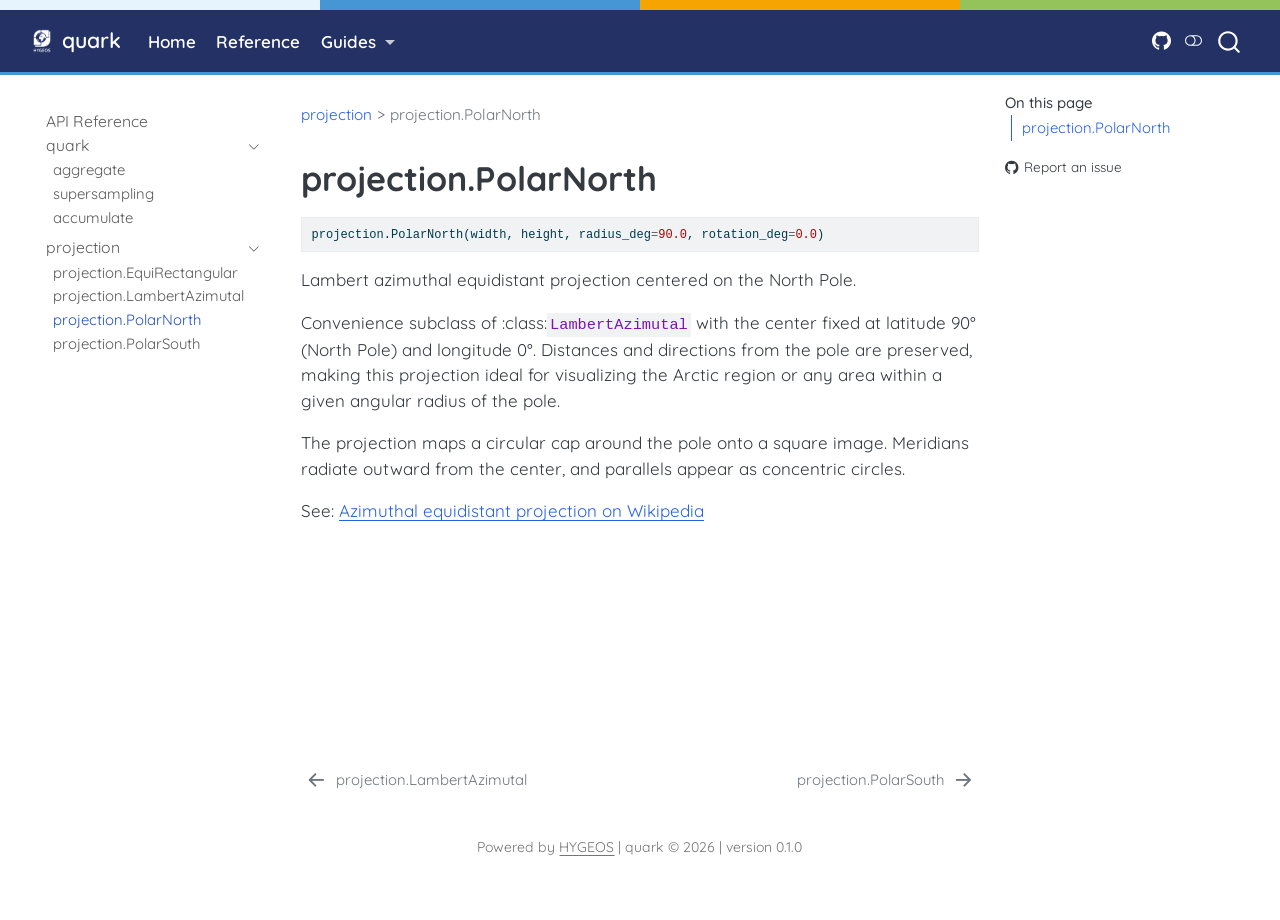
<file: reference/projection.PolarNorth.html>
<!DOCTYPE html>
<html xmlns="http://www.w3.org/1999/xhtml" lang="en" xml:lang="en"><head>

<meta charset="utf-8">
<meta name="generator" content="quarto-1.9.38">

<meta name="viewport" content="width=device-width, initial-scale=1.0, user-scalable=yes">


<title>projection.polarnorth – quark</title>
<style>
/* Default styles provided by pandoc.
** See https://pandoc.org/MANUAL.html#variables-for-html for config info.
*/
code{white-space: pre-wrap;}
span.smallcaps{font-variant: small-caps;}
div.columns{display: flex; gap: min(4vw, 1.5em);}
div.column{flex: auto; overflow-x: auto;}
div.hanging-indent{margin-left: 1.5em; text-indent: -1.5em;}
ul.task-list{list-style: none;}
ul.task-list li input[type="checkbox"] {
  width: 0.8em;
  margin: 0 0.8em 0.2em -1em; /* quarto-specific, see https://github.com/quarto-dev/quarto-cli/issues/4556 */ 
  vertical-align: middle;
}
/* CSS for syntax highlighting */
html { -webkit-text-size-adjust: 100%; }
pre > code.sourceCode { white-space: pre; position: relative; }
pre > code.sourceCode > span { display: inline-block; line-height: 1.25; }
pre > code.sourceCode > span:empty { height: 1.2em; }
.sourceCode { overflow: visible; }
code.sourceCode > span { color: inherit; text-decoration: inherit; }
div.sourceCode { margin: 1em 0; }
pre.sourceCode { margin: 0; }
@media screen {
div.sourceCode { overflow: auto; }
}
@media print {
pre > code.sourceCode { white-space: pre-wrap; }
pre > code.sourceCode > span { text-indent: -5em; padding-left: 5em; }
}
pre.numberSource code
  { counter-reset: source-line 0; }
pre.numberSource code > span
  { position: relative; left: -4em; counter-increment: source-line; }
pre.numberSource code > span > a:first-child::before
  { content: counter(source-line);
    position: relative; left: -1em; text-align: right; vertical-align: baseline;
    border: none; display: inline-block;
    -webkit-touch-callout: none; -webkit-user-select: none;
    -khtml-user-select: none; -moz-user-select: none;
    -ms-user-select: none; user-select: none;
    padding: 0 4px; width: 4em;
  }
pre.numberSource { margin-left: 3em;  padding-left: 4px; }
div.sourceCode
  {   }
@media screen {
pre > code.sourceCode > span > a:first-child::before { text-decoration: underline; }
}
</style>


<script src="../site_libs/quarto-nav/quarto-nav.js"></script>
<script src="../site_libs/quarto-nav/headroom.min.js"></script>
<script src="../site_libs/clipboard/clipboard.min.js"></script>
<script src="../site_libs/quarto-search/autocomplete.umd.js"></script>
<script src="../site_libs/quarto-search/fuse.min.js"></script>
<script src="../site_libs/quarto-search/quarto-search.js"></script>
<meta name="quarto:offset" content="../">
<link href="../reference/projection.PolarSouth.html" rel="next">
<link href="../reference/projection.LambertAzimutal.html" rel="prev">
<script src="../site_libs/quarto-html/quarto.js" type="module"></script>
<script src="../site_libs/quarto-html/tabsets/tabsets.js" type="module"></script>
<script src="../site_libs/quarto-html/popper.min.js"></script>
<script src="../site_libs/quarto-html/tippy.umd.min.js"></script>
<script src="../site_libs/quarto-html/anchor.min.js"></script>
<link href="../site_libs/quarto-html/tippy.css" rel="stylesheet">
<link href="../site_libs/quarto-html/quarto-syntax-highlighting-15634bcf2e68342d4ad2dfa704d543f6.css" rel="stylesheet" class="quarto-color-scheme" id="quarto-text-highlighting-styles">
<link href="../site_libs/quarto-html/quarto-syntax-highlighting-dark-0a6b7249c26820e032cb0bd839ff02b1.css" rel="stylesheet" class="quarto-color-scheme quarto-color-alternate" id="quarto-text-highlighting-styles">
<link href="../site_libs/quarto-html/quarto-syntax-highlighting-15634bcf2e68342d4ad2dfa704d543f6.css" rel="stylesheet" class="quarto-color-scheme-extra" id="quarto-text-highlighting-styles">
<script src="../site_libs/bootstrap/bootstrap.min.js"></script>
<link href="../site_libs/bootstrap/bootstrap-icons.css" rel="stylesheet">
<link href="../site_libs/bootstrap/bootstrap-56cd821b5626d7d4691afdc80bf6577c.min.css" rel="stylesheet" append-hash="true" class="quarto-color-scheme" id="quarto-bootstrap" data-mode="light">
<link href="../site_libs/bootstrap/bootstrap-dark-93aa7c785f3754f85ba3eb74c5c8b468.min.css" rel="stylesheet" append-hash="true" class="quarto-color-scheme quarto-color-alternate" id="quarto-bootstrap" data-mode="dark">
<link href="../site_libs/bootstrap/bootstrap-56cd821b5626d7d4691afdc80bf6577c.min.css" rel="stylesheet" append-hash="true" class="quarto-color-scheme-extra" id="quarto-bootstrap" data-mode="light">
<script id="quarto-search-options" type="application/json">{
  "location": "navbar",
  "copy-button": false,
  "collapse-after": 3,
  "panel-placement": "end",
  "type": "overlay",
  "limit": 50,
  "keyboard-shortcut": [
    "f",
    "/",
    "s"
  ],
  "language": {
    "search-no-results-text": "No results",
    "search-matching-documents-text": "matching documents",
    "search-copy-link-title": "Copy link to search",
    "search-hide-matches-text": "Hide additional matches",
    "search-more-match-text": "more match in this document",
    "search-more-matches-text": "more matches in this document",
    "search-clear-button-title": "Clear",
    "search-text-placeholder": "",
    "search-detached-cancel-button-title": "Cancel",
    "search-submit-button-title": "Submit",
    "search-label": "Search"
  }
}</script>


<link rel="stylesheet" href="../site_libs/quarto-contrib/quarto-project/hygeos-docs/css/hygeos-docs.css">
<meta property="og:title" content="quark">
<meta property="og:description" content="">
<meta property="og:site_name" content="quark">
</head>

<body class="nav-sidebar floating nav-fixed quarto-light"><script id="quarto-html-before-body" type="application/javascript">
    const toggleBodyColorMode = (bsSheetEl) => {
      const mode = bsSheetEl.getAttribute("data-mode");
      const bodyEl = window.document.querySelector("body");
      if (mode === "dark") {
        bodyEl.classList.add("quarto-dark");
        bodyEl.classList.remove("quarto-light");
      } else {
        bodyEl.classList.add("quarto-light");
        bodyEl.classList.remove("quarto-dark");
      }
    }
    const toggleBodyColorPrimary = () => {
      const bsSheetEl = window.document.querySelector("link#quarto-bootstrap:not([rel=disabled-stylesheet])");
      if (bsSheetEl) {
        toggleBodyColorMode(bsSheetEl);
      }
    }
    const setColorSchemeToggle = (alternate) => {
      const toggles = window.document.querySelectorAll('.quarto-color-scheme-toggle');
      for (let i=0; i < toggles.length; i++) {
        const toggle = toggles[i];
        if (toggle) {
          if (alternate) {
            toggle.classList.add("alternate");
          } else {
            toggle.classList.remove("alternate");
          }
        }
      }
    };
    const toggleColorMode = (alternate) => {
      // Switch the stylesheets
      const primaryStylesheets = window.document.querySelectorAll('link.quarto-color-scheme:not(.quarto-color-alternate)');
      const alternateStylesheets = window.document.querySelectorAll('link.quarto-color-scheme.quarto-color-alternate');
      manageTransitions('#quarto-margin-sidebar .nav-link', false);
      if (alternate) {
        // note: dark is layered on light, we don't disable primary!
        enableStylesheet(alternateStylesheets);
        for (const sheetNode of alternateStylesheets) {
          if (sheetNode.id === "quarto-bootstrap") {
            toggleBodyColorMode(sheetNode);
          }
        }
      } else {
        disableStylesheet(alternateStylesheets);
        enableStylesheet(primaryStylesheets)
        toggleBodyColorPrimary();
      }
      manageTransitions('#quarto-margin-sidebar .nav-link', true);
      // Switch the toggles
      setColorSchemeToggle(alternate)
      // Hack to workaround the fact that safari doesn't
      // properly recolor the scrollbar when toggling (#1455)
      if (navigator.userAgent.indexOf('Safari') > 0 && navigator.userAgent.indexOf('Chrome') == -1) {
        manageTransitions("body", false);
        window.scrollTo(0, 1);
        setTimeout(() => {
          window.scrollTo(0, 0);
          manageTransitions("body", true);
        }, 40);
      }
    }
    const disableStylesheet = (stylesheets) => {
      for (let i=0; i < stylesheets.length; i++) {
        const stylesheet = stylesheets[i];
        stylesheet.rel = 'disabled-stylesheet';
      }
    }
    const enableStylesheet = (stylesheets) => {
      for (let i=0; i < stylesheets.length; i++) {
        const stylesheet = stylesheets[i];
        if(stylesheet.rel !== 'stylesheet') { // for Chrome, which will still FOUC without this check
          stylesheet.rel = 'stylesheet';
        }
      }
    }
    const manageTransitions = (selector, allowTransitions) => {
      const els = window.document.querySelectorAll(selector);
      for (let i=0; i < els.length; i++) {
        const el = els[i];
        if (allowTransitions) {
          el.classList.remove('notransition');
        } else {
          el.classList.add('notransition');
        }
      }
    }
    const isFileUrl = () => {
      return window.location.protocol === 'file:';
    }
    const hasAlternateSentinel = () => {
      let styleSentinel = getColorSchemeSentinel();
      if (styleSentinel !== null) {
        return styleSentinel === "alternate";
      } else {
        return false;
      }
    }
    const setStyleSentinel = (alternate) => {
      const value = alternate ? "alternate" : "default";
      if (!isFileUrl()) {
        window.localStorage.setItem("quarto-color-scheme", value);
      } else {
        localAlternateSentinel = value;
      }
    }
    const getColorSchemeSentinel = () => {
      if (!isFileUrl()) {
        const storageValue = window.localStorage.getItem("quarto-color-scheme");
        return storageValue != null ? storageValue : localAlternateSentinel;
      } else {
        return localAlternateSentinel;
      }
    }
    const toggleGiscusIfUsed = (isAlternate, darkModeDefault) => {
      const baseTheme = document.querySelector('#giscus-base-theme')?.value ?? 'light';
      const alternateTheme = document.querySelector('#giscus-alt-theme')?.value ?? 'dark';
      let newTheme = '';
      if(authorPrefersDark) {
        newTheme = isAlternate ? baseTheme : alternateTheme;
      } else {
        newTheme = isAlternate ? alternateTheme : baseTheme;
      }
      const changeGiscusTheme = () => {
        // From: https://github.com/giscus/giscus/issues/336
        const sendMessage = (message) => {
          const iframe = document.querySelector('iframe.giscus-frame');
          if (!iframe) return;
          iframe.contentWindow.postMessage({ giscus: message }, 'https://giscus.app');
        }
        sendMessage({
          setConfig: {
            theme: newTheme
          }
        });
      }
      const isGiscussLoaded = window.document.querySelector('iframe.giscus-frame') !== null;
      if (isGiscussLoaded) {
        changeGiscusTheme();
      }
    };
    const authorPrefersDark = false;
    const darkModeDefault = authorPrefersDark;
      document.querySelector('link#quarto-text-highlighting-styles.quarto-color-scheme-extra').rel = 'disabled-stylesheet';
      document.querySelector('link#quarto-bootstrap.quarto-color-scheme-extra').rel = 'disabled-stylesheet';
    let localAlternateSentinel = darkModeDefault ? 'alternate' : 'default';
    // Dark / light mode switch
    window.quartoToggleColorScheme = () => {
      // Read the current dark / light value
      let toAlternate = !hasAlternateSentinel();
      toggleColorMode(toAlternate);
      setStyleSentinel(toAlternate);
      toggleGiscusIfUsed(toAlternate, darkModeDefault);
      window.dispatchEvent(new Event('resize'));
    };
    // Switch to dark mode if need be
    if (hasAlternateSentinel()) {
      toggleColorMode(true);
    } else {
      toggleColorMode(false);
    }
  </script>

<div id="quarto-search-results"></div>
  <header id="quarto-header" class="headroom fixed-top">
    <nav class="navbar navbar-expand-lg " data-bs-theme="dark">
      <div class="navbar-container container-fluid">
      <div class="navbar-brand-container mx-auto">
    <a href="../index.html" class="navbar-brand navbar-brand-logo">
    <img src="../site_libs/quarto-contrib/quarto-project/hygeos-docs/logo-carre-blanc.png" alt="HYGEOS" class="navbar-logo light-content">
    <img src="../site_libs/quarto-contrib/quarto-project/hygeos-docs/logo-carre-blanc.png" alt="HYGEOS" class="navbar-logo dark-content">
    </a>
    <a class="navbar-brand" href="../index.html">
    <span class="navbar-title">quark</span>
    </a>
  </div>
            <div id="quarto-search" class="" title="Search"></div>
          <button class="navbar-toggler" type="button" data-bs-toggle="collapse" data-bs-target="#navbarCollapse" aria-controls="navbarCollapse" role="menu" aria-expanded="false" aria-label="Toggle navigation" onclick="if (window.quartoToggleHeadroom) { window.quartoToggleHeadroom(); }">
  <span class="navbar-toggler-icon"></span>
</button>
          <div class="collapse navbar-collapse" id="navbarCollapse">
            <ul class="navbar-nav navbar-nav-scroll me-auto">
  <li class="nav-item">
    <a class="nav-link" href="../index.html"> 
<span class="menu-text">Home</span></a>
  </li>  
  <li class="nav-item">
    <a class="nav-link" href="../reference/"> 
<span class="menu-text">Reference</span></a>
  </li>  
  <li class="nav-item dropdown ">
    <a class="nav-link dropdown-toggle" href="#" id="nav-menu-guides" role="link" data-bs-toggle="dropdown" aria-expanded="false">
 <span class="menu-text">Guides</span>
    </a>
    <ul class="dropdown-menu" aria-labelledby="nav-menu-guides">    
        <li>
    <a class="dropdown-item" href="../articles/getting-started.html">
 <span class="dropdown-text">Getting Started</span></a>
  </li>  
        <li>
    <a class="dropdown-item" href="../articles/reproject-to-polar.html">
 <span class="dropdown-text">Reprojecting to Polar View</span></a>
  </li>  
        <li>
    <a class="dropdown-item" href="../articles/reproject-l1-equirectangular.html">
 <span class="dropdown-text">Reprojecting L1 to Equirectangular</span></a>
  </li>  
    </ul>
  </li>
</ul>
            <ul class="navbar-nav navbar-nav-scroll ms-auto">
  <li class="nav-item compact">
    <a class="nav-link" href="https://github.com/hygeos/Quark"> <i class="bi bi-github" role="img" aria-label="GitHub Repository">
</i> 
<span class="menu-text"></span></a>
  </li>  
</ul>
          </div> <!-- /navcollapse -->
            <div class="quarto-navbar-tools">
  <a href="" class="quarto-color-scheme-toggle quarto-navigation-tool  px-1" onclick="window.quartoToggleColorScheme(); return false;" title="Toggle dark mode"><i class="bi"></i></a>
</div>
      </div> <!-- /container-fluid -->
    </nav>
  <nav class="quarto-secondary-nav">
    <div class="container-fluid d-flex">
      <button type="button" class="quarto-btn-toggle btn" data-bs-toggle="collapse" role="button" data-bs-target=".quarto-sidebar-collapse-item" aria-controls="quarto-sidebar" aria-expanded="false" aria-label="Toggle sidebar navigation" onclick="if (window.quartoToggleHeadroom) { window.quartoToggleHeadroom(); }">
        <i class="bi bi-layout-text-sidebar-reverse"></i>
      </button>
        <nav class="quarto-page-breadcrumbs" aria-label="breadcrumb"><ol class="breadcrumb"><li class="breadcrumb-item"><a href="../reference/projection.EquiRectangular.html">projection</a></li><li class="breadcrumb-item"><a href="../reference/projection.PolarNorth.html">projection.PolarNorth</a></li></ol></nav>
        <a class="flex-grow-1" role="navigation" data-bs-toggle="collapse" data-bs-target=".quarto-sidebar-collapse-item" aria-controls="quarto-sidebar" aria-expanded="false" aria-label="Toggle sidebar navigation" onclick="if (window.quartoToggleHeadroom) { window.quartoToggleHeadroom(); }">      
        </a>
    </div>
  </nav>
</header>
<!-- content -->
<div id="quarto-content" class="quarto-container page-columns page-rows-contents page-layout-article page-navbar">
<!-- sidebar -->
  <nav id="quarto-sidebar" class="sidebar collapse collapse-horizontal quarto-sidebar-collapse-item sidebar-navigation floating overflow-auto">
    <div class="sidebar-menu-container"> 
    <ul class="list-unstyled mt-1">
        <li class="sidebar-item">
  <div class="sidebar-item-container"> 
  <a href="../reference/index.html" class="sidebar-item-text sidebar-link">
 <span class="menu-text">API Reference</span></a>
  </div>
</li>
        <li class="sidebar-item sidebar-item-section">
      <div class="sidebar-item-container"> 
            <a class="sidebar-item-text sidebar-link text-start" data-bs-toggle="collapse" data-bs-target="#quarto-sidebar-section-1" role="navigation" aria-expanded="true">
 <span class="menu-text">quark</span></a>
          <a class="sidebar-item-toggle text-start" data-bs-toggle="collapse" data-bs-target="#quarto-sidebar-section-1" role="navigation" aria-expanded="true" aria-label="Toggle section">
            <i class="bi bi-chevron-right ms-2"></i>
          </a> 
      </div>
      <ul id="quarto-sidebar-section-1" class="collapse list-unstyled sidebar-section depth1 show">  
          <li class="sidebar-item">
  <div class="sidebar-item-container"> 
  <a href="../reference/aggregate.html" class="sidebar-item-text sidebar-link">
 <span class="menu-text">aggregate</span></a>
  </div>
</li>
          <li class="sidebar-item">
  <div class="sidebar-item-container"> 
  <a href="../reference/supersampling.html" class="sidebar-item-text sidebar-link">
 <span class="menu-text">supersampling</span></a>
  </div>
</li>
          <li class="sidebar-item">
  <div class="sidebar-item-container"> 
  <a href="../reference/accumulate.html" class="sidebar-item-text sidebar-link">
 <span class="menu-text">accumulate</span></a>
  </div>
</li>
      </ul>
  </li>
        <li class="sidebar-item sidebar-item-section">
      <div class="sidebar-item-container"> 
            <a class="sidebar-item-text sidebar-link text-start" data-bs-toggle="collapse" data-bs-target="#quarto-sidebar-section-2" role="navigation" aria-expanded="true">
 <span class="menu-text">projection</span></a>
          <a class="sidebar-item-toggle text-start" data-bs-toggle="collapse" data-bs-target="#quarto-sidebar-section-2" role="navigation" aria-expanded="true" aria-label="Toggle section">
            <i class="bi bi-chevron-right ms-2"></i>
          </a> 
      </div>
      <ul id="quarto-sidebar-section-2" class="collapse list-unstyled sidebar-section depth1 show">  
          <li class="sidebar-item">
  <div class="sidebar-item-container"> 
  <a href="../reference/projection.EquiRectangular.html" class="sidebar-item-text sidebar-link">
 <span class="menu-text">projection.EquiRectangular</span></a>
  </div>
</li>
          <li class="sidebar-item">
  <div class="sidebar-item-container"> 
  <a href="../reference/projection.LambertAzimutal.html" class="sidebar-item-text sidebar-link">
 <span class="menu-text">projection.LambertAzimutal</span></a>
  </div>
</li>
          <li class="sidebar-item">
  <div class="sidebar-item-container"> 
  <a href="../reference/projection.PolarNorth.html" class="sidebar-item-text sidebar-link active">
 <span class="menu-text">projection.PolarNorth</span></a>
  </div>
</li>
          <li class="sidebar-item">
  <div class="sidebar-item-container"> 
  <a href="../reference/projection.PolarSouth.html" class="sidebar-item-text sidebar-link">
 <span class="menu-text">projection.PolarSouth</span></a>
  </div>
</li>
      </ul>
  </li>
    </ul>
    </div>
</nav>
<div id="quarto-sidebar-glass" class="quarto-sidebar-collapse-item" data-bs-toggle="collapse" data-bs-target=".quarto-sidebar-collapse-item"></div>
<!-- margin-sidebar -->
    <div id="quarto-margin-sidebar" class="sidebar margin-sidebar">
        <nav id="TOC" role="doc-toc" class="toc-active">
    <h2 id="toc-title">On this page</h2>
   
  <ul>
  <li><a href="#quark.projection.PolarNorth" id="toc-quark.projection.PolarNorth" class="nav-link active" data-scroll-target="#quark.projection.PolarNorth">projection.PolarNorth</a></li>
  </ul>
<div class="toc-actions"><ul><li><a href="https://github.com/hygeos/Quark/issues/new" class="toc-action"><i class="bi bi-github"></i>Report an issue</a></li></ul></div></nav>
    </div>
<!-- main -->
<main class="content" id="quarto-document-content"><header id="title-block-header" class="quarto-title-block"><nav class="quarto-page-breadcrumbs quarto-title-breadcrumbs d-none d-lg-block" aria-label="breadcrumb"><ol class="breadcrumb"><li class="breadcrumb-item"><a href="../reference/projection.EquiRectangular.html">projection</a></li><li class="breadcrumb-item"><a href="../reference/projection.PolarNorth.html">projection.PolarNorth</a></li></ol></nav></header>





<section id="quark.projection.PolarNorth" class="level1">
<h1>projection.PolarNorth</h1>
<div class="code-copy-outer-scaffold"><div class="sourceCode" id="cb1"><pre class="sourceCode python code-with-copy"><code class="sourceCode python"><span id="cb1-1"><a href="#cb1-1" aria-hidden="true" tabindex="-1"></a>projection.PolarNorth(width, height, radius_deg<span class="op">=</span><span class="fl">90.0</span>, rotation_deg<span class="op">=</span><span class="fl">0.0</span>)</span></code></pre></div><button title="Copy to Clipboard" class="code-copy-button"><i class="bi"></i></button></div>
<p>Lambert azimuthal equidistant projection centered on the North Pole.</p>
<p>Convenience subclass of :class:<code>LambertAzimutal</code> with the center fixed at latitude 90° (North Pole) and longitude 0°. Distances and directions from the pole are preserved, making this projection ideal for visualizing the Arctic region or any area within a given angular radius of the pole.</p>
<p>The projection maps a circular cap around the pole onto a square image. Meridians radiate outward from the center, and parallels appear as concentric circles.</p>
<p>See: <a href="https://en.wikipedia.org/wiki/Azimuthal_equidistant_projection">Azimuthal equidistant projection on Wikipedia</a></p>


</section>

</main> <!-- /main -->
<script id="quarto-html-after-body" type="application/javascript">
  window.document.addEventListener("DOMContentLoaded", function (event) {
    // Ensure there is a toggle, if there isn't float one in the top right
    if (window.document.querySelector('.quarto-color-scheme-toggle') === null) {
      const a = window.document.createElement('a');
      a.classList.add('top-right');
      a.classList.add('quarto-color-scheme-toggle');
      a.href = "";
      a.onclick = function() { try { window.quartoToggleColorScheme(); } catch {} return false; };
      const i = window.document.createElement("i");
      i.classList.add('bi');
      a.appendChild(i);
      window.document.body.appendChild(a);
    }
    setColorSchemeToggle(hasAlternateSentinel())
    const icon = "";
    const anchorJS = new window.AnchorJS();
    anchorJS.options = {
      placement: 'right',
      icon: icon
    };
    anchorJS.add('.anchored');
    const isCodeAnnotation = (el) => {
      for (const clz of el.classList) {
        if (clz.startsWith('code-annotation-')) {                     
          return true;
        }
      }
      return false;
    }
    const onCopySuccess = function(e) {
      // button target
      const button = e.trigger;
      // don't keep focus
      button.blur();
      // flash "checked"
      button.classList.add('code-copy-button-checked');
      var currentTitle = button.getAttribute("title");
      button.setAttribute("title", "Copied!");
      let tooltip;
      if (window.bootstrap) {
        button.setAttribute("data-bs-toggle", "tooltip");
        button.setAttribute("data-bs-placement", "left");
        button.setAttribute("data-bs-title", "Copied!");
        tooltip = new bootstrap.Tooltip(button, 
          { trigger: "manual", 
            customClass: "code-copy-button-tooltip",
            offset: [0, -8]});
        tooltip.show();    
      }
      setTimeout(function() {
        if (tooltip) {
          tooltip.hide();
          button.removeAttribute("data-bs-title");
          button.removeAttribute("data-bs-toggle");
          button.removeAttribute("data-bs-placement");
        }
        button.setAttribute("title", currentTitle);
        button.classList.remove('code-copy-button-checked');
      }, 1000);
      // clear code selection
      e.clearSelection();
    }
    const getTextToCopy = function(trigger) {
      const outerScaffold = trigger.parentElement.cloneNode(true);
      const codeEl = outerScaffold.querySelector('code');
      for (const childEl of codeEl.children) {
        if (isCodeAnnotation(childEl)) {
          childEl.remove();
        }
      }
      return codeEl.innerText;
    }
    const clipboard = new window.ClipboardJS('.code-copy-button:not([data-in-quarto-modal])', {
      text: getTextToCopy
    });
    clipboard.on('success', onCopySuccess);
    if (window.document.getElementById('quarto-embedded-source-code-modal')) {
      const clipboardModal = new window.ClipboardJS('.code-copy-button[data-in-quarto-modal]', {
        text: getTextToCopy,
        container: window.document.getElementById('quarto-embedded-source-code-modal')
      });
      clipboardModal.on('success', onCopySuccess);
    }
      var localhostRegex = new RegExp(/^(?:http|https):\/\/localhost\:?[0-9]*\//);
      var mailtoRegex = new RegExp(/^mailto:/);
        var filterRegex = new RegExp("https:\/\/hygeos\.github\.io\/Quark\/");
      var isInternal = (href) => {
          return filterRegex.test(href) || localhostRegex.test(href) || mailtoRegex.test(href);
      }
      // Inspect non-navigation links and adorn them if external
     var links = window.document.querySelectorAll('a[href]:not(.nav-link):not(.navbar-brand):not(.toc-action):not(.sidebar-link):not(.sidebar-item-toggle):not(.pagination-link):not(.no-external):not([aria-hidden]):not(.dropdown-item):not(.quarto-navigation-tool):not(.about-link)');
      for (var i=0; i<links.length; i++) {
        const link = links[i];
        if (!isInternal(link.href)) {
          // undo the damage that might have been done by quarto-nav.js in the case of
          // links that we want to consider external
          if (link.dataset.originalHref !== undefined) {
            link.href = link.dataset.originalHref;
          }
        }
      }
    function tippyHover(el, contentFn, onTriggerFn, onUntriggerFn) {
      const config = {
        allowHTML: true,
        maxWidth: 500,
        delay: 100,
        arrow: false,
        appendTo: function(el) {
            return el.parentElement;
        },
        interactive: true,
        interactiveBorder: 10,
        theme: 'quarto',
        placement: 'bottom-start',
      };
      if (contentFn) {
        config.content = contentFn;
      }
      if (onTriggerFn) {
        config.onTrigger = onTriggerFn;
      }
      if (onUntriggerFn) {
        config.onUntrigger = onUntriggerFn;
      }
      window.tippy(el, config); 
    }
    const noterefs = window.document.querySelectorAll('a[role="doc-noteref"]');
    for (var i=0; i<noterefs.length; i++) {
      const ref = noterefs[i];
      tippyHover(ref, function() {
        // use id or data attribute instead here
        let href = ref.getAttribute('data-footnote-href') || ref.getAttribute('href');
        try { href = new URL(href).hash; } catch {}
        const id = href.replace(/^#\/?/, "");
        const note = window.document.getElementById(id);
        if (note) {
          return note.innerHTML;
        } else {
          return "";
        }
      });
    }
    const xrefs = window.document.querySelectorAll('a.quarto-xref');
    const processXRef = (id, note) => {
      // Strip column container classes
      const stripColumnClz = (el) => {
        el.classList.remove("page-full", "page-columns");
        if (el.children) {
          for (const child of el.children) {
            stripColumnClz(child);
          }
        }
      }
      stripColumnClz(note)
      if (id === null || id.startsWith('sec-')) {
        // Special case sections, only their first couple elements
        const container = document.createElement("div");
        if (note.children && note.children.length > 2) {
          container.appendChild(note.children[0].cloneNode(true));
          for (let i = 1; i < note.children.length; i++) {
            const child = note.children[i];
            if (child.tagName === "P" && child.innerText === "") {
              continue;
            } else {
              container.appendChild(child.cloneNode(true));
              break;
            }
          }
          if (window.Quarto?.typesetMath) {
            window.Quarto.typesetMath(container);
          }
          return container.innerHTML
        } else {
          if (window.Quarto?.typesetMath) {
            window.Quarto.typesetMath(note);
          }
          return note.innerHTML;
        }
      } else {
        // Remove any anchor links if they are present
        const anchorLink = note.querySelector('a.anchorjs-link');
        if (anchorLink) {
          anchorLink.remove();
        }
        if (window.Quarto?.typesetMath) {
          window.Quarto.typesetMath(note);
        }
        if (note.classList.contains("callout")) {
          return note.outerHTML;
        } else {
          return note.innerHTML;
        }
      }
    }
    for (var i=0; i<xrefs.length; i++) {
      const xref = xrefs[i];
      tippyHover(xref, undefined, function(instance) {
        instance.disable();
        let url = xref.getAttribute('href');
        let hash = undefined; 
        if (url.startsWith('#')) {
          hash = url;
        } else {
          try { hash = new URL(url).hash; } catch {}
        }
        if (hash) {
          const id = hash.replace(/^#\/?/, "");
          const note = window.document.getElementById(id);
          if (note !== null) {
            try {
              const html = processXRef(id, note.cloneNode(true));
              instance.setContent(html);
            } finally {
              instance.enable();
              instance.show();
            }
          } else {
            // See if we can fetch this
            fetch(url.split('#')[0])
            .then(res => res.text())
            .then(html => {
              const parser = new DOMParser();
              const htmlDoc = parser.parseFromString(html, "text/html");
              const note = htmlDoc.getElementById(id);
              if (note !== null) {
                const html = processXRef(id, note);
                instance.setContent(html);
              } 
            }).finally(() => {
              instance.enable();
              instance.show();
            });
          }
        } else {
          // See if we can fetch a full url (with no hash to target)
          // This is a special case and we should probably do some content thinning / targeting
          fetch(url)
          .then(res => res.text())
          .then(html => {
            const parser = new DOMParser();
            const htmlDoc = parser.parseFromString(html, "text/html");
            const note = htmlDoc.querySelector('main.content');
            if (note !== null) {
              // This should only happen for chapter cross references
              // (since there is no id in the URL)
              // remove the first header
              if (note.children.length > 0 && note.children[0].tagName === "HEADER") {
                note.children[0].remove();
              }
              const html = processXRef(null, note);
              instance.setContent(html);
            } 
          }).finally(() => {
            instance.enable();
            instance.show();
          });
        }
      }, function(instance) {
      });
    }
        let selectedAnnoteEl;
        const selectorForAnnotation = ( cell, annotation) => {
          let cellAttr = 'data-code-cell="' + cell + '"';
          let lineAttr = 'data-code-annotation="' +  annotation + '"';
          const selector = 'span[' + cellAttr + '][' + lineAttr + ']';
          return selector;
        }
        const selectCodeLines = (annoteEl) => {
          const doc = window.document;
          const targetCell = annoteEl.getAttribute("data-target-cell");
          const targetAnnotation = annoteEl.getAttribute("data-target-annotation");
          const annoteSpan = window.document.querySelector(selectorForAnnotation(targetCell, targetAnnotation));
          const lines = annoteSpan.getAttribute("data-code-lines").split(",");
          const lineIds = lines.map((line) => {
            return targetCell + "-" + line;
          })
          let top = null;
          let height = null;
          let parent = null;
          if (lineIds.length > 0) {
              //compute the position of the single el (top and bottom and make a div)
              const el = window.document.getElementById(lineIds[0]);
              top = el.offsetTop;
              height = el.offsetHeight;
              parent = el.parentElement.parentElement;
            if (lineIds.length > 1) {
              const lastEl = window.document.getElementById(lineIds[lineIds.length - 1]);
              const bottom = lastEl.offsetTop + lastEl.offsetHeight;
              height = bottom - top;
            }
            if (top !== null && height !== null && parent !== null) {
              // cook up a div (if necessary) and position it 
              let div = window.document.getElementById("code-annotation-line-highlight");
              if (div === null) {
                div = window.document.createElement("div");
                div.setAttribute("id", "code-annotation-line-highlight");
                div.style.position = 'absolute';
                parent.appendChild(div);
              }
              div.style.top = top - 2 + "px";
              div.style.height = height + 4 + "px";
              div.style.left = 0;
              let gutterDiv = window.document.getElementById("code-annotation-line-highlight-gutter");
              if (gutterDiv === null) {
                gutterDiv = window.document.createElement("div");
                gutterDiv.setAttribute("id", "code-annotation-line-highlight-gutter");
                gutterDiv.style.position = 'absolute';
                const codeCell = window.document.getElementById(targetCell);
                const gutter = codeCell.querySelector('.code-annotation-gutter');
                gutter.appendChild(gutterDiv);
              }
              gutterDiv.style.top = top - 2 + "px";
              gutterDiv.style.height = height + 4 + "px";
            }
            selectedAnnoteEl = annoteEl;
          }
        };
        const unselectCodeLines = () => {
          const elementsIds = ["code-annotation-line-highlight", "code-annotation-line-highlight-gutter"];
          elementsIds.forEach((elId) => {
            const div = window.document.getElementById(elId);
            if (div) {
              div.remove();
            }
          });
          selectedAnnoteEl = undefined;
        };
          // Handle positioning of the toggle
      window.addEventListener(
        "resize",
        throttle(() => {
          elRect = undefined;
          if (selectedAnnoteEl) {
            selectCodeLines(selectedAnnoteEl);
          }
        }, 10)
      );
      function throttle(fn, ms) {
      let throttle = false;
      let timer;
        return (...args) => {
          if(!throttle) { // first call gets through
              fn.apply(this, args);
              throttle = true;
          } else { // all the others get throttled
              if(timer) clearTimeout(timer); // cancel #2
              timer = setTimeout(() => {
                fn.apply(this, args);
                timer = throttle = false;
              }, ms);
          }
        };
      }
        // Attach click handler to the DT
        const annoteDls = window.document.querySelectorAll('dt[data-target-cell]');
        for (const annoteDlNode of annoteDls) {
          annoteDlNode.addEventListener('click', (event) => {
            const clickedEl = event.target;
            if (clickedEl !== selectedAnnoteEl) {
              unselectCodeLines();
              const activeEl = window.document.querySelector('dt[data-target-cell].code-annotation-active');
              if (activeEl) {
                activeEl.classList.remove('code-annotation-active');
              }
              selectCodeLines(clickedEl);
              clickedEl.classList.add('code-annotation-active');
            } else {
              // Unselect the line
              unselectCodeLines();
              clickedEl.classList.remove('code-annotation-active');
            }
          });
        }
    const findCites = (el) => {
      const parentEl = el.parentElement;
      if (parentEl) {
        const cites = parentEl.dataset.cites;
        if (cites) {
          return {
            el,
            cites: cites.split(' ')
          };
        } else {
          return findCites(el.parentElement)
        }
      } else {
        return undefined;
      }
    };
    var bibliorefs = window.document.querySelectorAll('a[role="doc-biblioref"]');
    for (var i=0; i<bibliorefs.length; i++) {
      const ref = bibliorefs[i];
      const citeInfo = findCites(ref);
      if (citeInfo) {
        tippyHover(citeInfo.el, function() {
          var popup = window.document.createElement('div');
          citeInfo.cites.forEach(function(cite) {
            var citeDiv = window.document.createElement('div');
            citeDiv.classList.add('hanging-indent');
            citeDiv.classList.add('csl-entry');
            var biblioDiv = window.document.getElementById('ref-' + cite);
            if (biblioDiv) {
              citeDiv.innerHTML = biblioDiv.innerHTML;
            }
            popup.appendChild(citeDiv);
          });
          return popup.innerHTML;
        });
      }
    }
  });
  </script>
<nav class="page-navigation">
  <div class="nav-page nav-page-previous">
      <a href="../reference/projection.LambertAzimutal.html" class="pagination-link" aria-label="projection.LambertAzimutal">
        <i class="bi bi-arrow-left-short"></i> <span class="nav-page-text">projection.LambertAzimutal</span>
      </a>          
  </div>
  <div class="nav-page nav-page-next">
      <a href="../reference/projection.PolarSouth.html" class="pagination-link" aria-label="projection.PolarSouth">
        <span class="nav-page-text">projection.PolarSouth</span> <i class="bi bi-arrow-right-short"></i>
      </a>
  </div>
</nav>
</div> <!-- /content -->
<footer class="footer">
  <div class="nav-footer">
    <div class="nav-footer-left">
      &nbsp;
    </div>   
    <div class="nav-footer-center">
<p>Powered by <a href="https://www.hygeos.com">HYGEOS</a> | quark © 2026 | version 0.1.0</p>
<div class="toc-actions d-sm-block d-md-none"><ul><li><a href="https://github.com/hygeos/Quark/issues/new" class="toc-action"><i class="bi bi-github"></i>Report an issue</a></li></ul></div></div>
    <div class="nav-footer-right">
      &nbsp;
    </div>
  </div>
</footer>




</body></html>
</file>
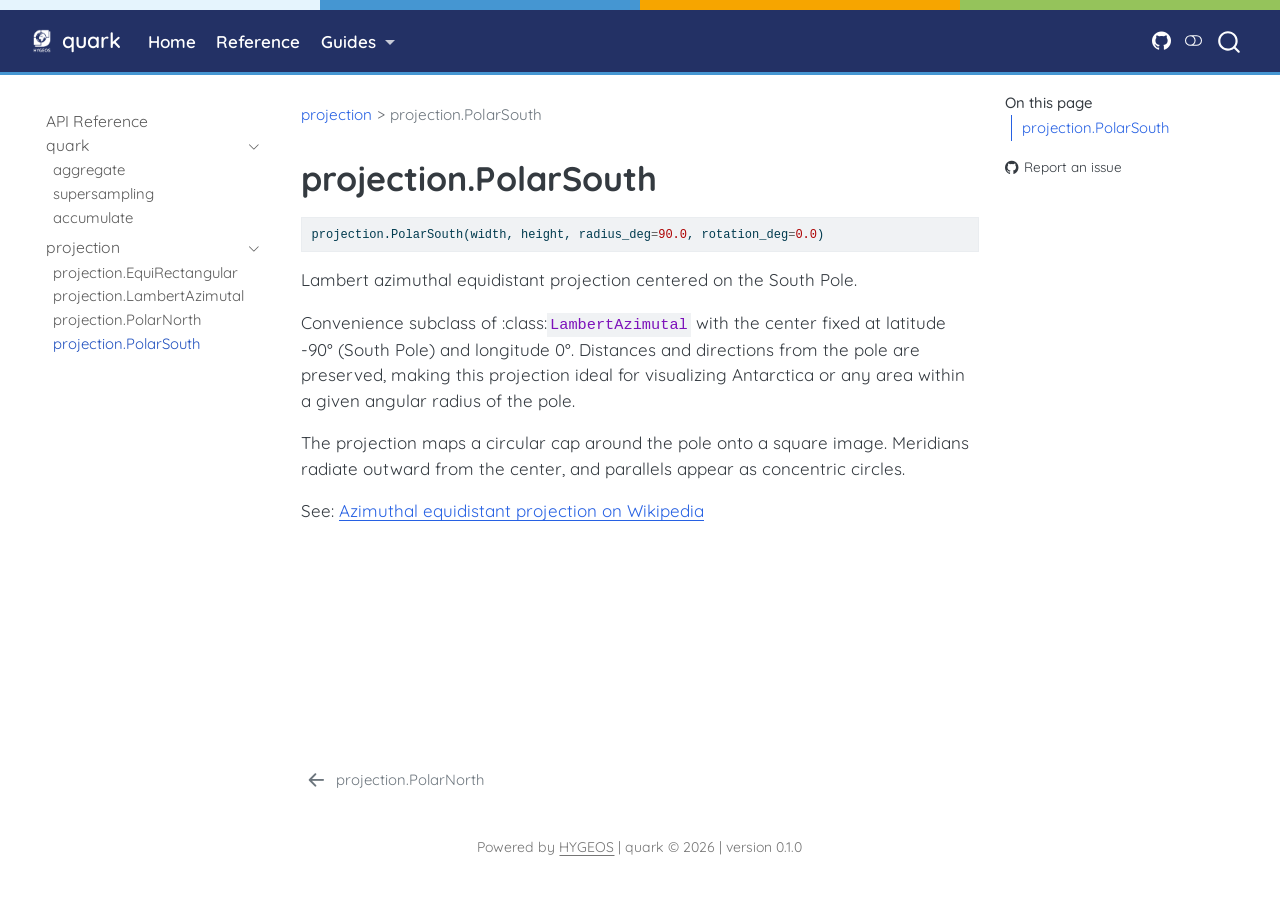
<file: reference/projection.PolarSouth.html>
<!DOCTYPE html>
<html xmlns="http://www.w3.org/1999/xhtml" lang="en" xml:lang="en"><head>

<meta charset="utf-8">
<meta name="generator" content="quarto-1.9.38">

<meta name="viewport" content="width=device-width, initial-scale=1.0, user-scalable=yes">


<title>projection.polarsouth – quark</title>
<style>
/* Default styles provided by pandoc.
** See https://pandoc.org/MANUAL.html#variables-for-html for config info.
*/
code{white-space: pre-wrap;}
span.smallcaps{font-variant: small-caps;}
div.columns{display: flex; gap: min(4vw, 1.5em);}
div.column{flex: auto; overflow-x: auto;}
div.hanging-indent{margin-left: 1.5em; text-indent: -1.5em;}
ul.task-list{list-style: none;}
ul.task-list li input[type="checkbox"] {
  width: 0.8em;
  margin: 0 0.8em 0.2em -1em; /* quarto-specific, see https://github.com/quarto-dev/quarto-cli/issues/4556 */ 
  vertical-align: middle;
}
/* CSS for syntax highlighting */
html { -webkit-text-size-adjust: 100%; }
pre > code.sourceCode { white-space: pre; position: relative; }
pre > code.sourceCode > span { display: inline-block; line-height: 1.25; }
pre > code.sourceCode > span:empty { height: 1.2em; }
.sourceCode { overflow: visible; }
code.sourceCode > span { color: inherit; text-decoration: inherit; }
div.sourceCode { margin: 1em 0; }
pre.sourceCode { margin: 0; }
@media screen {
div.sourceCode { overflow: auto; }
}
@media print {
pre > code.sourceCode { white-space: pre-wrap; }
pre > code.sourceCode > span { text-indent: -5em; padding-left: 5em; }
}
pre.numberSource code
  { counter-reset: source-line 0; }
pre.numberSource code > span
  { position: relative; left: -4em; counter-increment: source-line; }
pre.numberSource code > span > a:first-child::before
  { content: counter(source-line);
    position: relative; left: -1em; text-align: right; vertical-align: baseline;
    border: none; display: inline-block;
    -webkit-touch-callout: none; -webkit-user-select: none;
    -khtml-user-select: none; -moz-user-select: none;
    -ms-user-select: none; user-select: none;
    padding: 0 4px; width: 4em;
  }
pre.numberSource { margin-left: 3em;  padding-left: 4px; }
div.sourceCode
  {   }
@media screen {
pre > code.sourceCode > span > a:first-child::before { text-decoration: underline; }
}
</style>


<script src="../site_libs/quarto-nav/quarto-nav.js"></script>
<script src="../site_libs/quarto-nav/headroom.min.js"></script>
<script src="../site_libs/clipboard/clipboard.min.js"></script>
<script src="../site_libs/quarto-search/autocomplete.umd.js"></script>
<script src="../site_libs/quarto-search/fuse.min.js"></script>
<script src="../site_libs/quarto-search/quarto-search.js"></script>
<meta name="quarto:offset" content="../">
<link href="../reference/projection.PolarNorth.html" rel="prev">
<script src="../site_libs/quarto-html/quarto.js" type="module"></script>
<script src="../site_libs/quarto-html/tabsets/tabsets.js" type="module"></script>
<script src="../site_libs/quarto-html/popper.min.js"></script>
<script src="../site_libs/quarto-html/tippy.umd.min.js"></script>
<script src="../site_libs/quarto-html/anchor.min.js"></script>
<link href="../site_libs/quarto-html/tippy.css" rel="stylesheet">
<link href="../site_libs/quarto-html/quarto-syntax-highlighting-15634bcf2e68342d4ad2dfa704d543f6.css" rel="stylesheet" class="quarto-color-scheme" id="quarto-text-highlighting-styles">
<link href="../site_libs/quarto-html/quarto-syntax-highlighting-dark-0a6b7249c26820e032cb0bd839ff02b1.css" rel="stylesheet" class="quarto-color-scheme quarto-color-alternate" id="quarto-text-highlighting-styles">
<link href="../site_libs/quarto-html/quarto-syntax-highlighting-15634bcf2e68342d4ad2dfa704d543f6.css" rel="stylesheet" class="quarto-color-scheme-extra" id="quarto-text-highlighting-styles">
<script src="../site_libs/bootstrap/bootstrap.min.js"></script>
<link href="../site_libs/bootstrap/bootstrap-icons.css" rel="stylesheet">
<link href="../site_libs/bootstrap/bootstrap-56cd821b5626d7d4691afdc80bf6577c.min.css" rel="stylesheet" append-hash="true" class="quarto-color-scheme" id="quarto-bootstrap" data-mode="light">
<link href="../site_libs/bootstrap/bootstrap-dark-93aa7c785f3754f85ba3eb74c5c8b468.min.css" rel="stylesheet" append-hash="true" class="quarto-color-scheme quarto-color-alternate" id="quarto-bootstrap" data-mode="dark">
<link href="../site_libs/bootstrap/bootstrap-56cd821b5626d7d4691afdc80bf6577c.min.css" rel="stylesheet" append-hash="true" class="quarto-color-scheme-extra" id="quarto-bootstrap" data-mode="light">
<script id="quarto-search-options" type="application/json">{
  "location": "navbar",
  "copy-button": false,
  "collapse-after": 3,
  "panel-placement": "end",
  "type": "overlay",
  "limit": 50,
  "keyboard-shortcut": [
    "f",
    "/",
    "s"
  ],
  "language": {
    "search-no-results-text": "No results",
    "search-matching-documents-text": "matching documents",
    "search-copy-link-title": "Copy link to search",
    "search-hide-matches-text": "Hide additional matches",
    "search-more-match-text": "more match in this document",
    "search-more-matches-text": "more matches in this document",
    "search-clear-button-title": "Clear",
    "search-text-placeholder": "",
    "search-detached-cancel-button-title": "Cancel",
    "search-submit-button-title": "Submit",
    "search-label": "Search"
  }
}</script>


<link rel="stylesheet" href="../site_libs/quarto-contrib/quarto-project/hygeos-docs/css/hygeos-docs.css">
<meta property="og:title" content="quark">
<meta property="og:description" content="">
<meta property="og:site_name" content="quark">
</head>

<body class="nav-sidebar floating nav-fixed quarto-light"><script id="quarto-html-before-body" type="application/javascript">
    const toggleBodyColorMode = (bsSheetEl) => {
      const mode = bsSheetEl.getAttribute("data-mode");
      const bodyEl = window.document.querySelector("body");
      if (mode === "dark") {
        bodyEl.classList.add("quarto-dark");
        bodyEl.classList.remove("quarto-light");
      } else {
        bodyEl.classList.add("quarto-light");
        bodyEl.classList.remove("quarto-dark");
      }
    }
    const toggleBodyColorPrimary = () => {
      const bsSheetEl = window.document.querySelector("link#quarto-bootstrap:not([rel=disabled-stylesheet])");
      if (bsSheetEl) {
        toggleBodyColorMode(bsSheetEl);
      }
    }
    const setColorSchemeToggle = (alternate) => {
      const toggles = window.document.querySelectorAll('.quarto-color-scheme-toggle');
      for (let i=0; i < toggles.length; i++) {
        const toggle = toggles[i];
        if (toggle) {
          if (alternate) {
            toggle.classList.add("alternate");
          } else {
            toggle.classList.remove("alternate");
          }
        }
      }
    };
    const toggleColorMode = (alternate) => {
      // Switch the stylesheets
      const primaryStylesheets = window.document.querySelectorAll('link.quarto-color-scheme:not(.quarto-color-alternate)');
      const alternateStylesheets = window.document.querySelectorAll('link.quarto-color-scheme.quarto-color-alternate');
      manageTransitions('#quarto-margin-sidebar .nav-link', false);
      if (alternate) {
        // note: dark is layered on light, we don't disable primary!
        enableStylesheet(alternateStylesheets);
        for (const sheetNode of alternateStylesheets) {
          if (sheetNode.id === "quarto-bootstrap") {
            toggleBodyColorMode(sheetNode);
          }
        }
      } else {
        disableStylesheet(alternateStylesheets);
        enableStylesheet(primaryStylesheets)
        toggleBodyColorPrimary();
      }
      manageTransitions('#quarto-margin-sidebar .nav-link', true);
      // Switch the toggles
      setColorSchemeToggle(alternate)
      // Hack to workaround the fact that safari doesn't
      // properly recolor the scrollbar when toggling (#1455)
      if (navigator.userAgent.indexOf('Safari') > 0 && navigator.userAgent.indexOf('Chrome') == -1) {
        manageTransitions("body", false);
        window.scrollTo(0, 1);
        setTimeout(() => {
          window.scrollTo(0, 0);
          manageTransitions("body", true);
        }, 40);
      }
    }
    const disableStylesheet = (stylesheets) => {
      for (let i=0; i < stylesheets.length; i++) {
        const stylesheet = stylesheets[i];
        stylesheet.rel = 'disabled-stylesheet';
      }
    }
    const enableStylesheet = (stylesheets) => {
      for (let i=0; i < stylesheets.length; i++) {
        const stylesheet = stylesheets[i];
        if(stylesheet.rel !== 'stylesheet') { // for Chrome, which will still FOUC without this check
          stylesheet.rel = 'stylesheet';
        }
      }
    }
    const manageTransitions = (selector, allowTransitions) => {
      const els = window.document.querySelectorAll(selector);
      for (let i=0; i < els.length; i++) {
        const el = els[i];
        if (allowTransitions) {
          el.classList.remove('notransition');
        } else {
          el.classList.add('notransition');
        }
      }
    }
    const isFileUrl = () => {
      return window.location.protocol === 'file:';
    }
    const hasAlternateSentinel = () => {
      let styleSentinel = getColorSchemeSentinel();
      if (styleSentinel !== null) {
        return styleSentinel === "alternate";
      } else {
        return false;
      }
    }
    const setStyleSentinel = (alternate) => {
      const value = alternate ? "alternate" : "default";
      if (!isFileUrl()) {
        window.localStorage.setItem("quarto-color-scheme", value);
      } else {
        localAlternateSentinel = value;
      }
    }
    const getColorSchemeSentinel = () => {
      if (!isFileUrl()) {
        const storageValue = window.localStorage.getItem("quarto-color-scheme");
        return storageValue != null ? storageValue : localAlternateSentinel;
      } else {
        return localAlternateSentinel;
      }
    }
    const toggleGiscusIfUsed = (isAlternate, darkModeDefault) => {
      const baseTheme = document.querySelector('#giscus-base-theme')?.value ?? 'light';
      const alternateTheme = document.querySelector('#giscus-alt-theme')?.value ?? 'dark';
      let newTheme = '';
      if(authorPrefersDark) {
        newTheme = isAlternate ? baseTheme : alternateTheme;
      } else {
        newTheme = isAlternate ? alternateTheme : baseTheme;
      }
      const changeGiscusTheme = () => {
        // From: https://github.com/giscus/giscus/issues/336
        const sendMessage = (message) => {
          const iframe = document.querySelector('iframe.giscus-frame');
          if (!iframe) return;
          iframe.contentWindow.postMessage({ giscus: message }, 'https://giscus.app');
        }
        sendMessage({
          setConfig: {
            theme: newTheme
          }
        });
      }
      const isGiscussLoaded = window.document.querySelector('iframe.giscus-frame') !== null;
      if (isGiscussLoaded) {
        changeGiscusTheme();
      }
    };
    const authorPrefersDark = false;
    const darkModeDefault = authorPrefersDark;
      document.querySelector('link#quarto-text-highlighting-styles.quarto-color-scheme-extra').rel = 'disabled-stylesheet';
      document.querySelector('link#quarto-bootstrap.quarto-color-scheme-extra').rel = 'disabled-stylesheet';
    let localAlternateSentinel = darkModeDefault ? 'alternate' : 'default';
    // Dark / light mode switch
    window.quartoToggleColorScheme = () => {
      // Read the current dark / light value
      let toAlternate = !hasAlternateSentinel();
      toggleColorMode(toAlternate);
      setStyleSentinel(toAlternate);
      toggleGiscusIfUsed(toAlternate, darkModeDefault);
      window.dispatchEvent(new Event('resize'));
    };
    // Switch to dark mode if need be
    if (hasAlternateSentinel()) {
      toggleColorMode(true);
    } else {
      toggleColorMode(false);
    }
  </script>

<div id="quarto-search-results"></div>
  <header id="quarto-header" class="headroom fixed-top">
    <nav class="navbar navbar-expand-lg " data-bs-theme="dark">
      <div class="navbar-container container-fluid">
      <div class="navbar-brand-container mx-auto">
    <a href="../index.html" class="navbar-brand navbar-brand-logo">
    <img src="../site_libs/quarto-contrib/quarto-project/hygeos-docs/logo-carre-blanc.png" alt="HYGEOS" class="navbar-logo light-content">
    <img src="../site_libs/quarto-contrib/quarto-project/hygeos-docs/logo-carre-blanc.png" alt="HYGEOS" class="navbar-logo dark-content">
    </a>
    <a class="navbar-brand" href="../index.html">
    <span class="navbar-title">quark</span>
    </a>
  </div>
            <div id="quarto-search" class="" title="Search"></div>
          <button class="navbar-toggler" type="button" data-bs-toggle="collapse" data-bs-target="#navbarCollapse" aria-controls="navbarCollapse" role="menu" aria-expanded="false" aria-label="Toggle navigation" onclick="if (window.quartoToggleHeadroom) { window.quartoToggleHeadroom(); }">
  <span class="navbar-toggler-icon"></span>
</button>
          <div class="collapse navbar-collapse" id="navbarCollapse">
            <ul class="navbar-nav navbar-nav-scroll me-auto">
  <li class="nav-item">
    <a class="nav-link" href="../index.html"> 
<span class="menu-text">Home</span></a>
  </li>  
  <li class="nav-item">
    <a class="nav-link" href="../reference/"> 
<span class="menu-text">Reference</span></a>
  </li>  
  <li class="nav-item dropdown ">
    <a class="nav-link dropdown-toggle" href="#" id="nav-menu-guides" role="link" data-bs-toggle="dropdown" aria-expanded="false">
 <span class="menu-text">Guides</span>
    </a>
    <ul class="dropdown-menu" aria-labelledby="nav-menu-guides">    
        <li>
    <a class="dropdown-item" href="../articles/getting-started.html">
 <span class="dropdown-text">Getting Started</span></a>
  </li>  
        <li>
    <a class="dropdown-item" href="../articles/reproject-to-polar.html">
 <span class="dropdown-text">Reprojecting to Polar View</span></a>
  </li>  
        <li>
    <a class="dropdown-item" href="../articles/reproject-l1-equirectangular.html">
 <span class="dropdown-text">Reprojecting L1 to Equirectangular</span></a>
  </li>  
    </ul>
  </li>
</ul>
            <ul class="navbar-nav navbar-nav-scroll ms-auto">
  <li class="nav-item compact">
    <a class="nav-link" href="https://github.com/hygeos/Quark"> <i class="bi bi-github" role="img" aria-label="GitHub Repository">
</i> 
<span class="menu-text"></span></a>
  </li>  
</ul>
          </div> <!-- /navcollapse -->
            <div class="quarto-navbar-tools">
  <a href="" class="quarto-color-scheme-toggle quarto-navigation-tool  px-1" onclick="window.quartoToggleColorScheme(); return false;" title="Toggle dark mode"><i class="bi"></i></a>
</div>
      </div> <!-- /container-fluid -->
    </nav>
  <nav class="quarto-secondary-nav">
    <div class="container-fluid d-flex">
      <button type="button" class="quarto-btn-toggle btn" data-bs-toggle="collapse" role="button" data-bs-target=".quarto-sidebar-collapse-item" aria-controls="quarto-sidebar" aria-expanded="false" aria-label="Toggle sidebar navigation" onclick="if (window.quartoToggleHeadroom) { window.quartoToggleHeadroom(); }">
        <i class="bi bi-layout-text-sidebar-reverse"></i>
      </button>
        <nav class="quarto-page-breadcrumbs" aria-label="breadcrumb"><ol class="breadcrumb"><li class="breadcrumb-item"><a href="../reference/projection.EquiRectangular.html">projection</a></li><li class="breadcrumb-item"><a href="../reference/projection.PolarSouth.html">projection.PolarSouth</a></li></ol></nav>
        <a class="flex-grow-1" role="navigation" data-bs-toggle="collapse" data-bs-target=".quarto-sidebar-collapse-item" aria-controls="quarto-sidebar" aria-expanded="false" aria-label="Toggle sidebar navigation" onclick="if (window.quartoToggleHeadroom) { window.quartoToggleHeadroom(); }">      
        </a>
    </div>
  </nav>
</header>
<!-- content -->
<div id="quarto-content" class="quarto-container page-columns page-rows-contents page-layout-article page-navbar">
<!-- sidebar -->
  <nav id="quarto-sidebar" class="sidebar collapse collapse-horizontal quarto-sidebar-collapse-item sidebar-navigation floating overflow-auto">
    <div class="sidebar-menu-container"> 
    <ul class="list-unstyled mt-1">
        <li class="sidebar-item">
  <div class="sidebar-item-container"> 
  <a href="../reference/index.html" class="sidebar-item-text sidebar-link">
 <span class="menu-text">API Reference</span></a>
  </div>
</li>
        <li class="sidebar-item sidebar-item-section">
      <div class="sidebar-item-container"> 
            <a class="sidebar-item-text sidebar-link text-start" data-bs-toggle="collapse" data-bs-target="#quarto-sidebar-section-1" role="navigation" aria-expanded="true">
 <span class="menu-text">quark</span></a>
          <a class="sidebar-item-toggle text-start" data-bs-toggle="collapse" data-bs-target="#quarto-sidebar-section-1" role="navigation" aria-expanded="true" aria-label="Toggle section">
            <i class="bi bi-chevron-right ms-2"></i>
          </a> 
      </div>
      <ul id="quarto-sidebar-section-1" class="collapse list-unstyled sidebar-section depth1 show">  
          <li class="sidebar-item">
  <div class="sidebar-item-container"> 
  <a href="../reference/aggregate.html" class="sidebar-item-text sidebar-link">
 <span class="menu-text">aggregate</span></a>
  </div>
</li>
          <li class="sidebar-item">
  <div class="sidebar-item-container"> 
  <a href="../reference/supersampling.html" class="sidebar-item-text sidebar-link">
 <span class="menu-text">supersampling</span></a>
  </div>
</li>
          <li class="sidebar-item">
  <div class="sidebar-item-container"> 
  <a href="../reference/accumulate.html" class="sidebar-item-text sidebar-link">
 <span class="menu-text">accumulate</span></a>
  </div>
</li>
      </ul>
  </li>
        <li class="sidebar-item sidebar-item-section">
      <div class="sidebar-item-container"> 
            <a class="sidebar-item-text sidebar-link text-start" data-bs-toggle="collapse" data-bs-target="#quarto-sidebar-section-2" role="navigation" aria-expanded="true">
 <span class="menu-text">projection</span></a>
          <a class="sidebar-item-toggle text-start" data-bs-toggle="collapse" data-bs-target="#quarto-sidebar-section-2" role="navigation" aria-expanded="true" aria-label="Toggle section">
            <i class="bi bi-chevron-right ms-2"></i>
          </a> 
      </div>
      <ul id="quarto-sidebar-section-2" class="collapse list-unstyled sidebar-section depth1 show">  
          <li class="sidebar-item">
  <div class="sidebar-item-container"> 
  <a href="../reference/projection.EquiRectangular.html" class="sidebar-item-text sidebar-link">
 <span class="menu-text">projection.EquiRectangular</span></a>
  </div>
</li>
          <li class="sidebar-item">
  <div class="sidebar-item-container"> 
  <a href="../reference/projection.LambertAzimutal.html" class="sidebar-item-text sidebar-link">
 <span class="menu-text">projection.LambertAzimutal</span></a>
  </div>
</li>
          <li class="sidebar-item">
  <div class="sidebar-item-container"> 
  <a href="../reference/projection.PolarNorth.html" class="sidebar-item-text sidebar-link">
 <span class="menu-text">projection.PolarNorth</span></a>
  </div>
</li>
          <li class="sidebar-item">
  <div class="sidebar-item-container"> 
  <a href="../reference/projection.PolarSouth.html" class="sidebar-item-text sidebar-link active">
 <span class="menu-text">projection.PolarSouth</span></a>
  </div>
</li>
      </ul>
  </li>
    </ul>
    </div>
</nav>
<div id="quarto-sidebar-glass" class="quarto-sidebar-collapse-item" data-bs-toggle="collapse" data-bs-target=".quarto-sidebar-collapse-item"></div>
<!-- margin-sidebar -->
    <div id="quarto-margin-sidebar" class="sidebar margin-sidebar">
        <nav id="TOC" role="doc-toc" class="toc-active">
    <h2 id="toc-title">On this page</h2>
   
  <ul>
  <li><a href="#quark.projection.PolarSouth" id="toc-quark.projection.PolarSouth" class="nav-link active" data-scroll-target="#quark.projection.PolarSouth">projection.PolarSouth</a></li>
  </ul>
<div class="toc-actions"><ul><li><a href="https://github.com/hygeos/Quark/issues/new" class="toc-action"><i class="bi bi-github"></i>Report an issue</a></li></ul></div></nav>
    </div>
<!-- main -->
<main class="content" id="quarto-document-content"><header id="title-block-header" class="quarto-title-block"><nav class="quarto-page-breadcrumbs quarto-title-breadcrumbs d-none d-lg-block" aria-label="breadcrumb"><ol class="breadcrumb"><li class="breadcrumb-item"><a href="../reference/projection.EquiRectangular.html">projection</a></li><li class="breadcrumb-item"><a href="../reference/projection.PolarSouth.html">projection.PolarSouth</a></li></ol></nav></header>





<section id="quark.projection.PolarSouth" class="level1">
<h1>projection.PolarSouth</h1>
<div class="code-copy-outer-scaffold"><div class="sourceCode" id="cb1"><pre class="sourceCode python code-with-copy"><code class="sourceCode python"><span id="cb1-1"><a href="#cb1-1" aria-hidden="true" tabindex="-1"></a>projection.PolarSouth(width, height, radius_deg<span class="op">=</span><span class="fl">90.0</span>, rotation_deg<span class="op">=</span><span class="fl">0.0</span>)</span></code></pre></div><button title="Copy to Clipboard" class="code-copy-button"><i class="bi"></i></button></div>
<p>Lambert azimuthal equidistant projection centered on the South Pole.</p>
<p>Convenience subclass of :class:<code>LambertAzimutal</code> with the center fixed at latitude -90° (South Pole) and longitude 0°. Distances and directions from the pole are preserved, making this projection ideal for visualizing Antarctica or any area within a given angular radius of the pole.</p>
<p>The projection maps a circular cap around the pole onto a square image. Meridians radiate outward from the center, and parallels appear as concentric circles.</p>
<p>See: <a href="https://en.wikipedia.org/wiki/Azimuthal_equidistant_projection">Azimuthal equidistant projection on Wikipedia</a></p>


</section>

</main> <!-- /main -->
<script id="quarto-html-after-body" type="application/javascript">
  window.document.addEventListener("DOMContentLoaded", function (event) {
    // Ensure there is a toggle, if there isn't float one in the top right
    if (window.document.querySelector('.quarto-color-scheme-toggle') === null) {
      const a = window.document.createElement('a');
      a.classList.add('top-right');
      a.classList.add('quarto-color-scheme-toggle');
      a.href = "";
      a.onclick = function() { try { window.quartoToggleColorScheme(); } catch {} return false; };
      const i = window.document.createElement("i");
      i.classList.add('bi');
      a.appendChild(i);
      window.document.body.appendChild(a);
    }
    setColorSchemeToggle(hasAlternateSentinel())
    const icon = "";
    const anchorJS = new window.AnchorJS();
    anchorJS.options = {
      placement: 'right',
      icon: icon
    };
    anchorJS.add('.anchored');
    const isCodeAnnotation = (el) => {
      for (const clz of el.classList) {
        if (clz.startsWith('code-annotation-')) {                     
          return true;
        }
      }
      return false;
    }
    const onCopySuccess = function(e) {
      // button target
      const button = e.trigger;
      // don't keep focus
      button.blur();
      // flash "checked"
      button.classList.add('code-copy-button-checked');
      var currentTitle = button.getAttribute("title");
      button.setAttribute("title", "Copied!");
      let tooltip;
      if (window.bootstrap) {
        button.setAttribute("data-bs-toggle", "tooltip");
        button.setAttribute("data-bs-placement", "left");
        button.setAttribute("data-bs-title", "Copied!");
        tooltip = new bootstrap.Tooltip(button, 
          { trigger: "manual", 
            customClass: "code-copy-button-tooltip",
            offset: [0, -8]});
        tooltip.show();    
      }
      setTimeout(function() {
        if (tooltip) {
          tooltip.hide();
          button.removeAttribute("data-bs-title");
          button.removeAttribute("data-bs-toggle");
          button.removeAttribute("data-bs-placement");
        }
        button.setAttribute("title", currentTitle);
        button.classList.remove('code-copy-button-checked');
      }, 1000);
      // clear code selection
      e.clearSelection();
    }
    const getTextToCopy = function(trigger) {
      const outerScaffold = trigger.parentElement.cloneNode(true);
      const codeEl = outerScaffold.querySelector('code');
      for (const childEl of codeEl.children) {
        if (isCodeAnnotation(childEl)) {
          childEl.remove();
        }
      }
      return codeEl.innerText;
    }
    const clipboard = new window.ClipboardJS('.code-copy-button:not([data-in-quarto-modal])', {
      text: getTextToCopy
    });
    clipboard.on('success', onCopySuccess);
    if (window.document.getElementById('quarto-embedded-source-code-modal')) {
      const clipboardModal = new window.ClipboardJS('.code-copy-button[data-in-quarto-modal]', {
        text: getTextToCopy,
        container: window.document.getElementById('quarto-embedded-source-code-modal')
      });
      clipboardModal.on('success', onCopySuccess);
    }
      var localhostRegex = new RegExp(/^(?:http|https):\/\/localhost\:?[0-9]*\//);
      var mailtoRegex = new RegExp(/^mailto:/);
        var filterRegex = new RegExp("https:\/\/hygeos\.github\.io\/Quark\/");
      var isInternal = (href) => {
          return filterRegex.test(href) || localhostRegex.test(href) || mailtoRegex.test(href);
      }
      // Inspect non-navigation links and adorn them if external
     var links = window.document.querySelectorAll('a[href]:not(.nav-link):not(.navbar-brand):not(.toc-action):not(.sidebar-link):not(.sidebar-item-toggle):not(.pagination-link):not(.no-external):not([aria-hidden]):not(.dropdown-item):not(.quarto-navigation-tool):not(.about-link)');
      for (var i=0; i<links.length; i++) {
        const link = links[i];
        if (!isInternal(link.href)) {
          // undo the damage that might have been done by quarto-nav.js in the case of
          // links that we want to consider external
          if (link.dataset.originalHref !== undefined) {
            link.href = link.dataset.originalHref;
          }
        }
      }
    function tippyHover(el, contentFn, onTriggerFn, onUntriggerFn) {
      const config = {
        allowHTML: true,
        maxWidth: 500,
        delay: 100,
        arrow: false,
        appendTo: function(el) {
            return el.parentElement;
        },
        interactive: true,
        interactiveBorder: 10,
        theme: 'quarto',
        placement: 'bottom-start',
      };
      if (contentFn) {
        config.content = contentFn;
      }
      if (onTriggerFn) {
        config.onTrigger = onTriggerFn;
      }
      if (onUntriggerFn) {
        config.onUntrigger = onUntriggerFn;
      }
      window.tippy(el, config); 
    }
    const noterefs = window.document.querySelectorAll('a[role="doc-noteref"]');
    for (var i=0; i<noterefs.length; i++) {
      const ref = noterefs[i];
      tippyHover(ref, function() {
        // use id or data attribute instead here
        let href = ref.getAttribute('data-footnote-href') || ref.getAttribute('href');
        try { href = new URL(href).hash; } catch {}
        const id = href.replace(/^#\/?/, "");
        const note = window.document.getElementById(id);
        if (note) {
          return note.innerHTML;
        } else {
          return "";
        }
      });
    }
    const xrefs = window.document.querySelectorAll('a.quarto-xref');
    const processXRef = (id, note) => {
      // Strip column container classes
      const stripColumnClz = (el) => {
        el.classList.remove("page-full", "page-columns");
        if (el.children) {
          for (const child of el.children) {
            stripColumnClz(child);
          }
        }
      }
      stripColumnClz(note)
      if (id === null || id.startsWith('sec-')) {
        // Special case sections, only their first couple elements
        const container = document.createElement("div");
        if (note.children && note.children.length > 2) {
          container.appendChild(note.children[0].cloneNode(true));
          for (let i = 1; i < note.children.length; i++) {
            const child = note.children[i];
            if (child.tagName === "P" && child.innerText === "") {
              continue;
            } else {
              container.appendChild(child.cloneNode(true));
              break;
            }
          }
          if (window.Quarto?.typesetMath) {
            window.Quarto.typesetMath(container);
          }
          return container.innerHTML
        } else {
          if (window.Quarto?.typesetMath) {
            window.Quarto.typesetMath(note);
          }
          return note.innerHTML;
        }
      } else {
        // Remove any anchor links if they are present
        const anchorLink = note.querySelector('a.anchorjs-link');
        if (anchorLink) {
          anchorLink.remove();
        }
        if (window.Quarto?.typesetMath) {
          window.Quarto.typesetMath(note);
        }
        if (note.classList.contains("callout")) {
          return note.outerHTML;
        } else {
          return note.innerHTML;
        }
      }
    }
    for (var i=0; i<xrefs.length; i++) {
      const xref = xrefs[i];
      tippyHover(xref, undefined, function(instance) {
        instance.disable();
        let url = xref.getAttribute('href');
        let hash = undefined; 
        if (url.startsWith('#')) {
          hash = url;
        } else {
          try { hash = new URL(url).hash; } catch {}
        }
        if (hash) {
          const id = hash.replace(/^#\/?/, "");
          const note = window.document.getElementById(id);
          if (note !== null) {
            try {
              const html = processXRef(id, note.cloneNode(true));
              instance.setContent(html);
            } finally {
              instance.enable();
              instance.show();
            }
          } else {
            // See if we can fetch this
            fetch(url.split('#')[0])
            .then(res => res.text())
            .then(html => {
              const parser = new DOMParser();
              const htmlDoc = parser.parseFromString(html, "text/html");
              const note = htmlDoc.getElementById(id);
              if (note !== null) {
                const html = processXRef(id, note);
                instance.setContent(html);
              } 
            }).finally(() => {
              instance.enable();
              instance.show();
            });
          }
        } else {
          // See if we can fetch a full url (with no hash to target)
          // This is a special case and we should probably do some content thinning / targeting
          fetch(url)
          .then(res => res.text())
          .then(html => {
            const parser = new DOMParser();
            const htmlDoc = parser.parseFromString(html, "text/html");
            const note = htmlDoc.querySelector('main.content');
            if (note !== null) {
              // This should only happen for chapter cross references
              // (since there is no id in the URL)
              // remove the first header
              if (note.children.length > 0 && note.children[0].tagName === "HEADER") {
                note.children[0].remove();
              }
              const html = processXRef(null, note);
              instance.setContent(html);
            } 
          }).finally(() => {
            instance.enable();
            instance.show();
          });
        }
      }, function(instance) {
      });
    }
        let selectedAnnoteEl;
        const selectorForAnnotation = ( cell, annotation) => {
          let cellAttr = 'data-code-cell="' + cell + '"';
          let lineAttr = 'data-code-annotation="' +  annotation + '"';
          const selector = 'span[' + cellAttr + '][' + lineAttr + ']';
          return selector;
        }
        const selectCodeLines = (annoteEl) => {
          const doc = window.document;
          const targetCell = annoteEl.getAttribute("data-target-cell");
          const targetAnnotation = annoteEl.getAttribute("data-target-annotation");
          const annoteSpan = window.document.querySelector(selectorForAnnotation(targetCell, targetAnnotation));
          const lines = annoteSpan.getAttribute("data-code-lines").split(",");
          const lineIds = lines.map((line) => {
            return targetCell + "-" + line;
          })
          let top = null;
          let height = null;
          let parent = null;
          if (lineIds.length > 0) {
              //compute the position of the single el (top and bottom and make a div)
              const el = window.document.getElementById(lineIds[0]);
              top = el.offsetTop;
              height = el.offsetHeight;
              parent = el.parentElement.parentElement;
            if (lineIds.length > 1) {
              const lastEl = window.document.getElementById(lineIds[lineIds.length - 1]);
              const bottom = lastEl.offsetTop + lastEl.offsetHeight;
              height = bottom - top;
            }
            if (top !== null && height !== null && parent !== null) {
              // cook up a div (if necessary) and position it 
              let div = window.document.getElementById("code-annotation-line-highlight");
              if (div === null) {
                div = window.document.createElement("div");
                div.setAttribute("id", "code-annotation-line-highlight");
                div.style.position = 'absolute';
                parent.appendChild(div);
              }
              div.style.top = top - 2 + "px";
              div.style.height = height + 4 + "px";
              div.style.left = 0;
              let gutterDiv = window.document.getElementById("code-annotation-line-highlight-gutter");
              if (gutterDiv === null) {
                gutterDiv = window.document.createElement("div");
                gutterDiv.setAttribute("id", "code-annotation-line-highlight-gutter");
                gutterDiv.style.position = 'absolute';
                const codeCell = window.document.getElementById(targetCell);
                const gutter = codeCell.querySelector('.code-annotation-gutter');
                gutter.appendChild(gutterDiv);
              }
              gutterDiv.style.top = top - 2 + "px";
              gutterDiv.style.height = height + 4 + "px";
            }
            selectedAnnoteEl = annoteEl;
          }
        };
        const unselectCodeLines = () => {
          const elementsIds = ["code-annotation-line-highlight", "code-annotation-line-highlight-gutter"];
          elementsIds.forEach((elId) => {
            const div = window.document.getElementById(elId);
            if (div) {
              div.remove();
            }
          });
          selectedAnnoteEl = undefined;
        };
          // Handle positioning of the toggle
      window.addEventListener(
        "resize",
        throttle(() => {
          elRect = undefined;
          if (selectedAnnoteEl) {
            selectCodeLines(selectedAnnoteEl);
          }
        }, 10)
      );
      function throttle(fn, ms) {
      let throttle = false;
      let timer;
        return (...args) => {
          if(!throttle) { // first call gets through
              fn.apply(this, args);
              throttle = true;
          } else { // all the others get throttled
              if(timer) clearTimeout(timer); // cancel #2
              timer = setTimeout(() => {
                fn.apply(this, args);
                timer = throttle = false;
              }, ms);
          }
        };
      }
        // Attach click handler to the DT
        const annoteDls = window.document.querySelectorAll('dt[data-target-cell]');
        for (const annoteDlNode of annoteDls) {
          annoteDlNode.addEventListener('click', (event) => {
            const clickedEl = event.target;
            if (clickedEl !== selectedAnnoteEl) {
              unselectCodeLines();
              const activeEl = window.document.querySelector('dt[data-target-cell].code-annotation-active');
              if (activeEl) {
                activeEl.classList.remove('code-annotation-active');
              }
              selectCodeLines(clickedEl);
              clickedEl.classList.add('code-annotation-active');
            } else {
              // Unselect the line
              unselectCodeLines();
              clickedEl.classList.remove('code-annotation-active');
            }
          });
        }
    const findCites = (el) => {
      const parentEl = el.parentElement;
      if (parentEl) {
        const cites = parentEl.dataset.cites;
        if (cites) {
          return {
            el,
            cites: cites.split(' ')
          };
        } else {
          return findCites(el.parentElement)
        }
      } else {
        return undefined;
      }
    };
    var bibliorefs = window.document.querySelectorAll('a[role="doc-biblioref"]');
    for (var i=0; i<bibliorefs.length; i++) {
      const ref = bibliorefs[i];
      const citeInfo = findCites(ref);
      if (citeInfo) {
        tippyHover(citeInfo.el, function() {
          var popup = window.document.createElement('div');
          citeInfo.cites.forEach(function(cite) {
            var citeDiv = window.document.createElement('div');
            citeDiv.classList.add('hanging-indent');
            citeDiv.classList.add('csl-entry');
            var biblioDiv = window.document.getElementById('ref-' + cite);
            if (biblioDiv) {
              citeDiv.innerHTML = biblioDiv.innerHTML;
            }
            popup.appendChild(citeDiv);
          });
          return popup.innerHTML;
        });
      }
    }
  });
  </script>
<nav class="page-navigation">
  <div class="nav-page nav-page-previous">
      <a href="../reference/projection.PolarNorth.html" class="pagination-link" aria-label="projection.PolarNorth">
        <i class="bi bi-arrow-left-short"></i> <span class="nav-page-text">projection.PolarNorth</span>
      </a>          
  </div>
  <div class="nav-page nav-page-next">
  </div>
</nav>
</div> <!-- /content -->
<footer class="footer">
  <div class="nav-footer">
    <div class="nav-footer-left">
      &nbsp;
    </div>   
    <div class="nav-footer-center">
<p>Powered by <a href="https://www.hygeos.com">HYGEOS</a> | quark © 2026 | version 0.1.0</p>
<div class="toc-actions d-sm-block d-md-none"><ul><li><a href="https://github.com/hygeos/Quark/issues/new" class="toc-action"><i class="bi bi-github"></i>Report an issue</a></li></ul></div></div>
    <div class="nav-footer-right">
      &nbsp;
    </div>
  </div>
</footer>




</body></html>
</file>
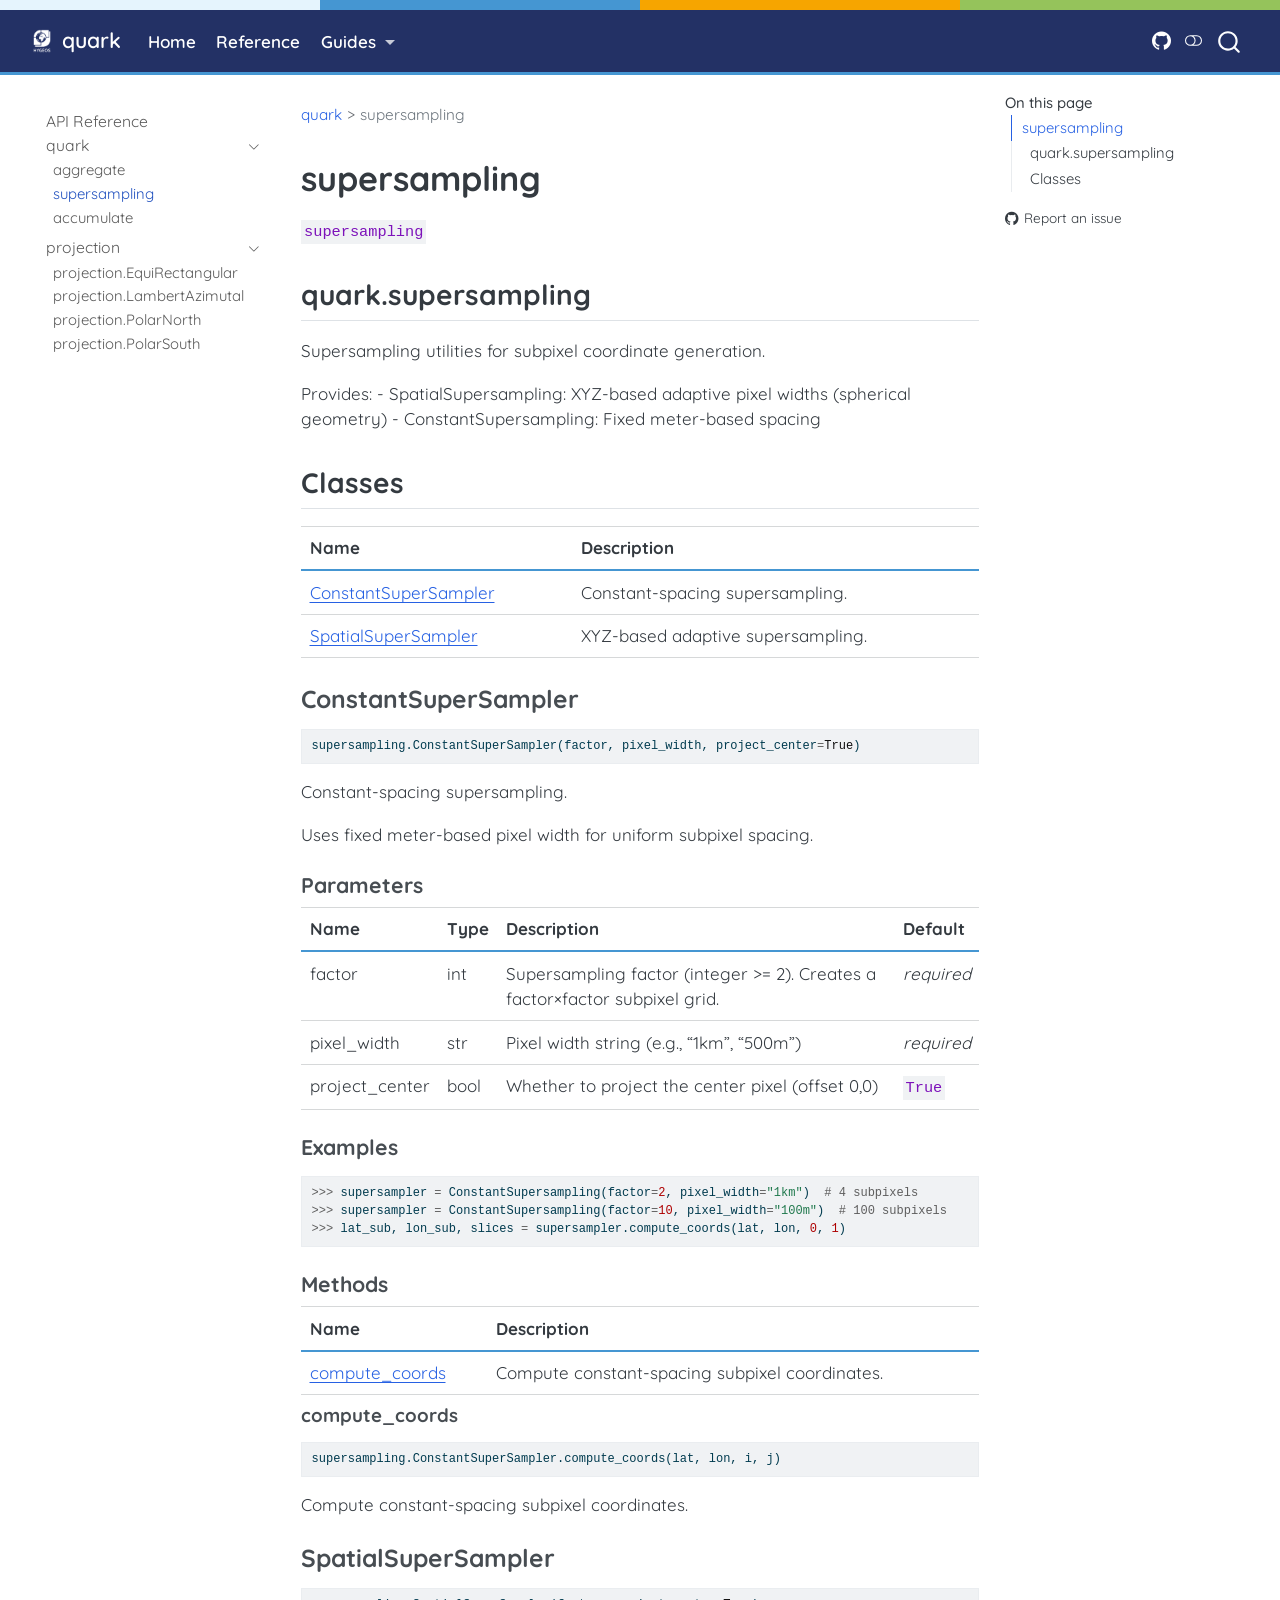
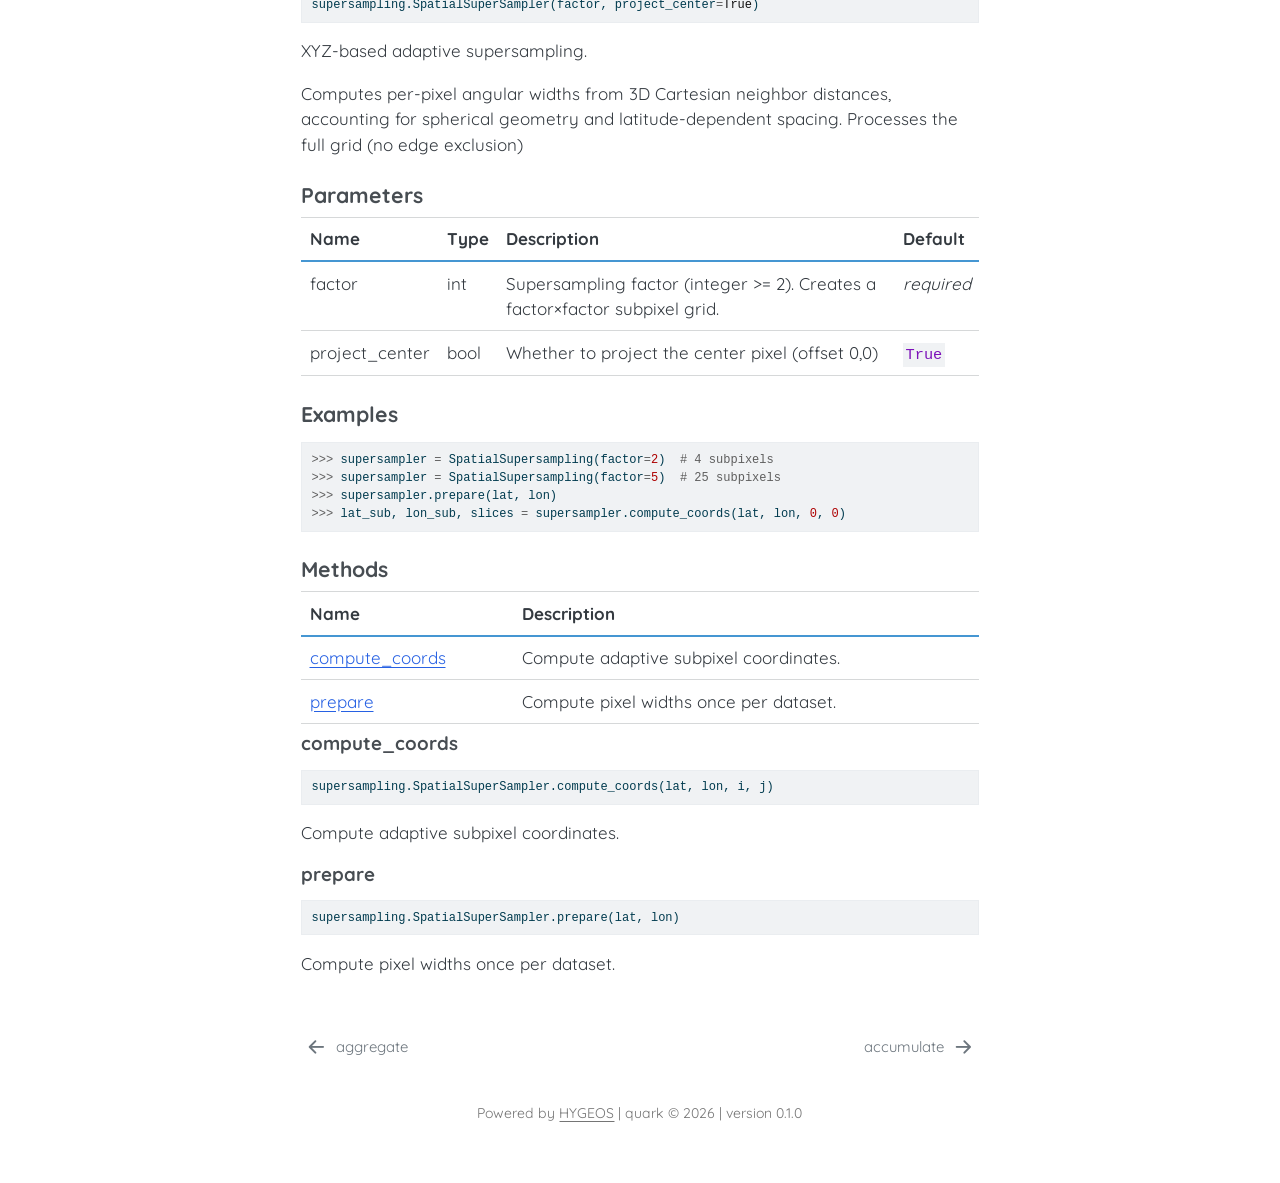
<file: reference/supersampling.html>
<!DOCTYPE html>
<html xmlns="http://www.w3.org/1999/xhtml" lang="en" xml:lang="en"><head>

<meta charset="utf-8">
<meta name="generator" content="quarto-1.9.38">

<meta name="viewport" content="width=device-width, initial-scale=1.0, user-scalable=yes">


<title>supersampling – quark</title>
<style>
/* Default styles provided by pandoc.
** See https://pandoc.org/MANUAL.html#variables-for-html for config info.
*/
code{white-space: pre-wrap;}
span.smallcaps{font-variant: small-caps;}
div.columns{display: flex; gap: min(4vw, 1.5em);}
div.column{flex: auto; overflow-x: auto;}
div.hanging-indent{margin-left: 1.5em; text-indent: -1.5em;}
ul.task-list{list-style: none;}
ul.task-list li input[type="checkbox"] {
  width: 0.8em;
  margin: 0 0.8em 0.2em -1em; /* quarto-specific, see https://github.com/quarto-dev/quarto-cli/issues/4556 */ 
  vertical-align: middle;
}
/* CSS for syntax highlighting */
html { -webkit-text-size-adjust: 100%; }
pre > code.sourceCode { white-space: pre; position: relative; }
pre > code.sourceCode > span { display: inline-block; line-height: 1.25; }
pre > code.sourceCode > span:empty { height: 1.2em; }
.sourceCode { overflow: visible; }
code.sourceCode > span { color: inherit; text-decoration: inherit; }
div.sourceCode { margin: 1em 0; }
pre.sourceCode { margin: 0; }
@media screen {
div.sourceCode { overflow: auto; }
}
@media print {
pre > code.sourceCode { white-space: pre-wrap; }
pre > code.sourceCode > span { text-indent: -5em; padding-left: 5em; }
}
pre.numberSource code
  { counter-reset: source-line 0; }
pre.numberSource code > span
  { position: relative; left: -4em; counter-increment: source-line; }
pre.numberSource code > span > a:first-child::before
  { content: counter(source-line);
    position: relative; left: -1em; text-align: right; vertical-align: baseline;
    border: none; display: inline-block;
    -webkit-touch-callout: none; -webkit-user-select: none;
    -khtml-user-select: none; -moz-user-select: none;
    -ms-user-select: none; user-select: none;
    padding: 0 4px; width: 4em;
  }
pre.numberSource { margin-left: 3em;  padding-left: 4px; }
div.sourceCode
  {   }
@media screen {
pre > code.sourceCode > span > a:first-child::before { text-decoration: underline; }
}
</style>


<script src="../site_libs/quarto-nav/quarto-nav.js"></script>
<script src="../site_libs/quarto-nav/headroom.min.js"></script>
<script src="../site_libs/clipboard/clipboard.min.js"></script>
<script src="../site_libs/quarto-search/autocomplete.umd.js"></script>
<script src="../site_libs/quarto-search/fuse.min.js"></script>
<script src="../site_libs/quarto-search/quarto-search.js"></script>
<meta name="quarto:offset" content="../">
<link href="../reference/accumulate.html" rel="next">
<link href="../reference/aggregate.html" rel="prev">
<script src="../site_libs/quarto-html/quarto.js" type="module"></script>
<script src="../site_libs/quarto-html/tabsets/tabsets.js" type="module"></script>
<script src="../site_libs/quarto-html/popper.min.js"></script>
<script src="../site_libs/quarto-html/tippy.umd.min.js"></script>
<script src="../site_libs/quarto-html/anchor.min.js"></script>
<link href="../site_libs/quarto-html/tippy.css" rel="stylesheet">
<link href="../site_libs/quarto-html/quarto-syntax-highlighting-15634bcf2e68342d4ad2dfa704d543f6.css" rel="stylesheet" class="quarto-color-scheme" id="quarto-text-highlighting-styles">
<link href="../site_libs/quarto-html/quarto-syntax-highlighting-dark-0a6b7249c26820e032cb0bd839ff02b1.css" rel="stylesheet" class="quarto-color-scheme quarto-color-alternate" id="quarto-text-highlighting-styles">
<link href="../site_libs/quarto-html/quarto-syntax-highlighting-15634bcf2e68342d4ad2dfa704d543f6.css" rel="stylesheet" class="quarto-color-scheme-extra" id="quarto-text-highlighting-styles">
<script src="../site_libs/bootstrap/bootstrap.min.js"></script>
<link href="../site_libs/bootstrap/bootstrap-icons.css" rel="stylesheet">
<link href="../site_libs/bootstrap/bootstrap-56cd821b5626d7d4691afdc80bf6577c.min.css" rel="stylesheet" append-hash="true" class="quarto-color-scheme" id="quarto-bootstrap" data-mode="light">
<link href="../site_libs/bootstrap/bootstrap-dark-93aa7c785f3754f85ba3eb74c5c8b468.min.css" rel="stylesheet" append-hash="true" class="quarto-color-scheme quarto-color-alternate" id="quarto-bootstrap" data-mode="dark">
<link href="../site_libs/bootstrap/bootstrap-56cd821b5626d7d4691afdc80bf6577c.min.css" rel="stylesheet" append-hash="true" class="quarto-color-scheme-extra" id="quarto-bootstrap" data-mode="light">
<script id="quarto-search-options" type="application/json">{
  "location": "navbar",
  "copy-button": false,
  "collapse-after": 3,
  "panel-placement": "end",
  "type": "overlay",
  "limit": 50,
  "keyboard-shortcut": [
    "f",
    "/",
    "s"
  ],
  "language": {
    "search-no-results-text": "No results",
    "search-matching-documents-text": "matching documents",
    "search-copy-link-title": "Copy link to search",
    "search-hide-matches-text": "Hide additional matches",
    "search-more-match-text": "more match in this document",
    "search-more-matches-text": "more matches in this document",
    "search-clear-button-title": "Clear",
    "search-text-placeholder": "",
    "search-detached-cancel-button-title": "Cancel",
    "search-submit-button-title": "Submit",
    "search-label": "Search"
  }
}</script>


<link rel="stylesheet" href="../site_libs/quarto-contrib/quarto-project/hygeos-docs/css/hygeos-docs.css">
<meta property="og:title" content="quark">
<meta property="og:description" content="">
<meta property="og:site_name" content="quark">
</head>

<body class="nav-sidebar floating nav-fixed quarto-light"><script id="quarto-html-before-body" type="application/javascript">
    const toggleBodyColorMode = (bsSheetEl) => {
      const mode = bsSheetEl.getAttribute("data-mode");
      const bodyEl = window.document.querySelector("body");
      if (mode === "dark") {
        bodyEl.classList.add("quarto-dark");
        bodyEl.classList.remove("quarto-light");
      } else {
        bodyEl.classList.add("quarto-light");
        bodyEl.classList.remove("quarto-dark");
      }
    }
    const toggleBodyColorPrimary = () => {
      const bsSheetEl = window.document.querySelector("link#quarto-bootstrap:not([rel=disabled-stylesheet])");
      if (bsSheetEl) {
        toggleBodyColorMode(bsSheetEl);
      }
    }
    const setColorSchemeToggle = (alternate) => {
      const toggles = window.document.querySelectorAll('.quarto-color-scheme-toggle');
      for (let i=0; i < toggles.length; i++) {
        const toggle = toggles[i];
        if (toggle) {
          if (alternate) {
            toggle.classList.add("alternate");
          } else {
            toggle.classList.remove("alternate");
          }
        }
      }
    };
    const toggleColorMode = (alternate) => {
      // Switch the stylesheets
      const primaryStylesheets = window.document.querySelectorAll('link.quarto-color-scheme:not(.quarto-color-alternate)');
      const alternateStylesheets = window.document.querySelectorAll('link.quarto-color-scheme.quarto-color-alternate');
      manageTransitions('#quarto-margin-sidebar .nav-link', false);
      if (alternate) {
        // note: dark is layered on light, we don't disable primary!
        enableStylesheet(alternateStylesheets);
        for (const sheetNode of alternateStylesheets) {
          if (sheetNode.id === "quarto-bootstrap") {
            toggleBodyColorMode(sheetNode);
          }
        }
      } else {
        disableStylesheet(alternateStylesheets);
        enableStylesheet(primaryStylesheets)
        toggleBodyColorPrimary();
      }
      manageTransitions('#quarto-margin-sidebar .nav-link', true);
      // Switch the toggles
      setColorSchemeToggle(alternate)
      // Hack to workaround the fact that safari doesn't
      // properly recolor the scrollbar when toggling (#1455)
      if (navigator.userAgent.indexOf('Safari') > 0 && navigator.userAgent.indexOf('Chrome') == -1) {
        manageTransitions("body", false);
        window.scrollTo(0, 1);
        setTimeout(() => {
          window.scrollTo(0, 0);
          manageTransitions("body", true);
        }, 40);
      }
    }
    const disableStylesheet = (stylesheets) => {
      for (let i=0; i < stylesheets.length; i++) {
        const stylesheet = stylesheets[i];
        stylesheet.rel = 'disabled-stylesheet';
      }
    }
    const enableStylesheet = (stylesheets) => {
      for (let i=0; i < stylesheets.length; i++) {
        const stylesheet = stylesheets[i];
        if(stylesheet.rel !== 'stylesheet') { // for Chrome, which will still FOUC without this check
          stylesheet.rel = 'stylesheet';
        }
      }
    }
    const manageTransitions = (selector, allowTransitions) => {
      const els = window.document.querySelectorAll(selector);
      for (let i=0; i < els.length; i++) {
        const el = els[i];
        if (allowTransitions) {
          el.classList.remove('notransition');
        } else {
          el.classList.add('notransition');
        }
      }
    }
    const isFileUrl = () => {
      return window.location.protocol === 'file:';
    }
    const hasAlternateSentinel = () => {
      let styleSentinel = getColorSchemeSentinel();
      if (styleSentinel !== null) {
        return styleSentinel === "alternate";
      } else {
        return false;
      }
    }
    const setStyleSentinel = (alternate) => {
      const value = alternate ? "alternate" : "default";
      if (!isFileUrl()) {
        window.localStorage.setItem("quarto-color-scheme", value);
      } else {
        localAlternateSentinel = value;
      }
    }
    const getColorSchemeSentinel = () => {
      if (!isFileUrl()) {
        const storageValue = window.localStorage.getItem("quarto-color-scheme");
        return storageValue != null ? storageValue : localAlternateSentinel;
      } else {
        return localAlternateSentinel;
      }
    }
    const toggleGiscusIfUsed = (isAlternate, darkModeDefault) => {
      const baseTheme = document.querySelector('#giscus-base-theme')?.value ?? 'light';
      const alternateTheme = document.querySelector('#giscus-alt-theme')?.value ?? 'dark';
      let newTheme = '';
      if(authorPrefersDark) {
        newTheme = isAlternate ? baseTheme : alternateTheme;
      } else {
        newTheme = isAlternate ? alternateTheme : baseTheme;
      }
      const changeGiscusTheme = () => {
        // From: https://github.com/giscus/giscus/issues/336
        const sendMessage = (message) => {
          const iframe = document.querySelector('iframe.giscus-frame');
          if (!iframe) return;
          iframe.contentWindow.postMessage({ giscus: message }, 'https://giscus.app');
        }
        sendMessage({
          setConfig: {
            theme: newTheme
          }
        });
      }
      const isGiscussLoaded = window.document.querySelector('iframe.giscus-frame') !== null;
      if (isGiscussLoaded) {
        changeGiscusTheme();
      }
    };
    const authorPrefersDark = false;
    const darkModeDefault = authorPrefersDark;
      document.querySelector('link#quarto-text-highlighting-styles.quarto-color-scheme-extra').rel = 'disabled-stylesheet';
      document.querySelector('link#quarto-bootstrap.quarto-color-scheme-extra').rel = 'disabled-stylesheet';
    let localAlternateSentinel = darkModeDefault ? 'alternate' : 'default';
    // Dark / light mode switch
    window.quartoToggleColorScheme = () => {
      // Read the current dark / light value
      let toAlternate = !hasAlternateSentinel();
      toggleColorMode(toAlternate);
      setStyleSentinel(toAlternate);
      toggleGiscusIfUsed(toAlternate, darkModeDefault);
      window.dispatchEvent(new Event('resize'));
    };
    // Switch to dark mode if need be
    if (hasAlternateSentinel()) {
      toggleColorMode(true);
    } else {
      toggleColorMode(false);
    }
  </script>

<div id="quarto-search-results"></div>
  <header id="quarto-header" class="headroom fixed-top">
    <nav class="navbar navbar-expand-lg " data-bs-theme="dark">
      <div class="navbar-container container-fluid">
      <div class="navbar-brand-container mx-auto">
    <a href="../index.html" class="navbar-brand navbar-brand-logo">
    <img src="../site_libs/quarto-contrib/quarto-project/hygeos-docs/logo-carre-blanc.png" alt="HYGEOS" class="navbar-logo light-content">
    <img src="../site_libs/quarto-contrib/quarto-project/hygeos-docs/logo-carre-blanc.png" alt="HYGEOS" class="navbar-logo dark-content">
    </a>
    <a class="navbar-brand" href="../index.html">
    <span class="navbar-title">quark</span>
    </a>
  </div>
            <div id="quarto-search" class="" title="Search"></div>
          <button class="navbar-toggler" type="button" data-bs-toggle="collapse" data-bs-target="#navbarCollapse" aria-controls="navbarCollapse" role="menu" aria-expanded="false" aria-label="Toggle navigation" onclick="if (window.quartoToggleHeadroom) { window.quartoToggleHeadroom(); }">
  <span class="navbar-toggler-icon"></span>
</button>
          <div class="collapse navbar-collapse" id="navbarCollapse">
            <ul class="navbar-nav navbar-nav-scroll me-auto">
  <li class="nav-item">
    <a class="nav-link" href="../index.html"> 
<span class="menu-text">Home</span></a>
  </li>  
  <li class="nav-item">
    <a class="nav-link" href="../reference/"> 
<span class="menu-text">Reference</span></a>
  </li>  
  <li class="nav-item dropdown ">
    <a class="nav-link dropdown-toggle" href="#" id="nav-menu-guides" role="link" data-bs-toggle="dropdown" aria-expanded="false">
 <span class="menu-text">Guides</span>
    </a>
    <ul class="dropdown-menu" aria-labelledby="nav-menu-guides">    
        <li>
    <a class="dropdown-item" href="../articles/getting-started.html">
 <span class="dropdown-text">Getting Started</span></a>
  </li>  
        <li>
    <a class="dropdown-item" href="../articles/reproject-to-polar.html">
 <span class="dropdown-text">Reprojecting to Polar View</span></a>
  </li>  
        <li>
    <a class="dropdown-item" href="../articles/reproject-l1-equirectangular.html">
 <span class="dropdown-text">Reprojecting L1 to Equirectangular</span></a>
  </li>  
    </ul>
  </li>
</ul>
            <ul class="navbar-nav navbar-nav-scroll ms-auto">
  <li class="nav-item compact">
    <a class="nav-link" href="https://github.com/hygeos/Quark"> <i class="bi bi-github" role="img" aria-label="GitHub Repository">
</i> 
<span class="menu-text"></span></a>
  </li>  
</ul>
          </div> <!-- /navcollapse -->
            <div class="quarto-navbar-tools">
  <a href="" class="quarto-color-scheme-toggle quarto-navigation-tool  px-1" onclick="window.quartoToggleColorScheme(); return false;" title="Toggle dark mode"><i class="bi"></i></a>
</div>
      </div> <!-- /container-fluid -->
    </nav>
  <nav class="quarto-secondary-nav">
    <div class="container-fluid d-flex">
      <button type="button" class="quarto-btn-toggle btn" data-bs-toggle="collapse" role="button" data-bs-target=".quarto-sidebar-collapse-item" aria-controls="quarto-sidebar" aria-expanded="false" aria-label="Toggle sidebar navigation" onclick="if (window.quartoToggleHeadroom) { window.quartoToggleHeadroom(); }">
        <i class="bi bi-layout-text-sidebar-reverse"></i>
      </button>
        <nav class="quarto-page-breadcrumbs" aria-label="breadcrumb"><ol class="breadcrumb"><li class="breadcrumb-item"><a href="../reference/aggregate.html">quark</a></li><li class="breadcrumb-item"><a href="../reference/supersampling.html">supersampling</a></li></ol></nav>
        <a class="flex-grow-1" role="navigation" data-bs-toggle="collapse" data-bs-target=".quarto-sidebar-collapse-item" aria-controls="quarto-sidebar" aria-expanded="false" aria-label="Toggle sidebar navigation" onclick="if (window.quartoToggleHeadroom) { window.quartoToggleHeadroom(); }">      
        </a>
    </div>
  </nav>
</header>
<!-- content -->
<div id="quarto-content" class="quarto-container page-columns page-rows-contents page-layout-article page-navbar">
<!-- sidebar -->
  <nav id="quarto-sidebar" class="sidebar collapse collapse-horizontal quarto-sidebar-collapse-item sidebar-navigation floating overflow-auto">
    <div class="sidebar-menu-container"> 
    <ul class="list-unstyled mt-1">
        <li class="sidebar-item">
  <div class="sidebar-item-container"> 
  <a href="../reference/index.html" class="sidebar-item-text sidebar-link">
 <span class="menu-text">API Reference</span></a>
  </div>
</li>
        <li class="sidebar-item sidebar-item-section">
      <div class="sidebar-item-container"> 
            <a class="sidebar-item-text sidebar-link text-start" data-bs-toggle="collapse" data-bs-target="#quarto-sidebar-section-1" role="navigation" aria-expanded="true">
 <span class="menu-text">quark</span></a>
          <a class="sidebar-item-toggle text-start" data-bs-toggle="collapse" data-bs-target="#quarto-sidebar-section-1" role="navigation" aria-expanded="true" aria-label="Toggle section">
            <i class="bi bi-chevron-right ms-2"></i>
          </a> 
      </div>
      <ul id="quarto-sidebar-section-1" class="collapse list-unstyled sidebar-section depth1 show">  
          <li class="sidebar-item">
  <div class="sidebar-item-container"> 
  <a href="../reference/aggregate.html" class="sidebar-item-text sidebar-link">
 <span class="menu-text">aggregate</span></a>
  </div>
</li>
          <li class="sidebar-item">
  <div class="sidebar-item-container"> 
  <a href="../reference/supersampling.html" class="sidebar-item-text sidebar-link active">
 <span class="menu-text">supersampling</span></a>
  </div>
</li>
          <li class="sidebar-item">
  <div class="sidebar-item-container"> 
  <a href="../reference/accumulate.html" class="sidebar-item-text sidebar-link">
 <span class="menu-text">accumulate</span></a>
  </div>
</li>
      </ul>
  </li>
        <li class="sidebar-item sidebar-item-section">
      <div class="sidebar-item-container"> 
            <a class="sidebar-item-text sidebar-link text-start" data-bs-toggle="collapse" data-bs-target="#quarto-sidebar-section-2" role="navigation" aria-expanded="true">
 <span class="menu-text">projection</span></a>
          <a class="sidebar-item-toggle text-start" data-bs-toggle="collapse" data-bs-target="#quarto-sidebar-section-2" role="navigation" aria-expanded="true" aria-label="Toggle section">
            <i class="bi bi-chevron-right ms-2"></i>
          </a> 
      </div>
      <ul id="quarto-sidebar-section-2" class="collapse list-unstyled sidebar-section depth1 show">  
          <li class="sidebar-item">
  <div class="sidebar-item-container"> 
  <a href="../reference/projection.EquiRectangular.html" class="sidebar-item-text sidebar-link">
 <span class="menu-text">projection.EquiRectangular</span></a>
  </div>
</li>
          <li class="sidebar-item">
  <div class="sidebar-item-container"> 
  <a href="../reference/projection.LambertAzimutal.html" class="sidebar-item-text sidebar-link">
 <span class="menu-text">projection.LambertAzimutal</span></a>
  </div>
</li>
          <li class="sidebar-item">
  <div class="sidebar-item-container"> 
  <a href="../reference/projection.PolarNorth.html" class="sidebar-item-text sidebar-link">
 <span class="menu-text">projection.PolarNorth</span></a>
  </div>
</li>
          <li class="sidebar-item">
  <div class="sidebar-item-container"> 
  <a href="../reference/projection.PolarSouth.html" class="sidebar-item-text sidebar-link">
 <span class="menu-text">projection.PolarSouth</span></a>
  </div>
</li>
      </ul>
  </li>
    </ul>
    </div>
</nav>
<div id="quarto-sidebar-glass" class="quarto-sidebar-collapse-item" data-bs-toggle="collapse" data-bs-target=".quarto-sidebar-collapse-item"></div>
<!-- margin-sidebar -->
    <div id="quarto-margin-sidebar" class="sidebar margin-sidebar">
        <nav id="TOC" role="doc-toc" class="toc-active">
    <h2 id="toc-title">On this page</h2>
   
  <ul>
  <li><a href="#quark.supersampling" id="toc-quark.supersampling" class="nav-link active" data-scroll-target="#quark.supersampling">supersampling</a>
  <ul class="collapse">
  <li><a href="#quark.supersampling-1" id="toc-quark.supersampling-1" class="nav-link" data-scroll-target="#quark.supersampling-1">quark.supersampling</a></li>
  <li><a href="#classes" id="toc-classes" class="nav-link" data-scroll-target="#classes">Classes</a>
  <ul class="collapse">
  <li><a href="#quark.supersampling.ConstantSuperSampler" id="toc-quark.supersampling.ConstantSuperSampler" class="nav-link" data-scroll-target="#quark.supersampling.ConstantSuperSampler">ConstantSuperSampler</a></li>
  <li><a href="#quark.supersampling.SpatialSuperSampler" id="toc-quark.supersampling.SpatialSuperSampler" class="nav-link" data-scroll-target="#quark.supersampling.SpatialSuperSampler">SpatialSuperSampler</a></li>
  </ul></li>
  </ul></li>
  </ul>
<div class="toc-actions"><ul><li><a href="https://github.com/hygeos/Quark/issues/new" class="toc-action"><i class="bi bi-github"></i>Report an issue</a></li></ul></div></nav>
    </div>
<!-- main -->
<main class="content" id="quarto-document-content"><header id="title-block-header" class="quarto-title-block"><nav class="quarto-page-breadcrumbs quarto-title-breadcrumbs d-none d-lg-block" aria-label="breadcrumb"><ol class="breadcrumb"><li class="breadcrumb-item"><a href="../reference/aggregate.html">quark</a></li><li class="breadcrumb-item"><a href="../reference/supersampling.html">supersampling</a></li></ol></nav></header>





<section id="quark.supersampling" class="level1">
<h1>supersampling</h1>
<p><code>supersampling</code></p>
<section id="quark.supersampling-1" class="level2 doc-section doc-section-quarksupersampling">
<h2 class="doc-section doc-section-quarksupersampling anchored" data-anchor-id="quark.supersampling-1">quark.supersampling</h2>
<p>Supersampling utilities for subpixel coordinate generation.</p>
<p>Provides: - SpatialSupersampling: XYZ-based adaptive pixel widths (spherical geometry) - ConstantSupersampling: Fixed meter-based spacing</p>
</section>
<section id="classes" class="level2">
<h2 class="anchored" data-anchor-id="classes">Classes</h2>
<table class="caption-top table">
<thead>
<tr class="header">
<th>Name</th>
<th>Description</th>
</tr>
</thead>
<tbody>
<tr class="odd">
<td><a href="#quark.supersampling.ConstantSuperSampler">ConstantSuperSampler</a></td>
<td>Constant-spacing supersampling.</td>
</tr>
<tr class="even">
<td><a href="#quark.supersampling.SpatialSuperSampler">SpatialSuperSampler</a></td>
<td>XYZ-based adaptive supersampling.</td>
</tr>
</tbody>
</table>
<section id="quark.supersampling.ConstantSuperSampler" class="level3">
<h3 class="anchored" data-anchor-id="quark.supersampling.ConstantSuperSampler">ConstantSuperSampler</h3>
<div class="code-copy-outer-scaffold"><div class="sourceCode" id="cb1"><pre class="sourceCode python code-with-copy"><code class="sourceCode python"><span id="cb1-1"><a href="#cb1-1" aria-hidden="true" tabindex="-1"></a>supersampling.ConstantSuperSampler(factor, pixel_width, project_center<span class="op">=</span><span class="va">True</span>)</span></code></pre></div><button title="Copy to Clipboard" class="code-copy-button"><i class="bi"></i></button></div>
<p>Constant-spacing supersampling.</p>
<p>Uses fixed meter-based pixel width for uniform subpixel spacing.</p>
<section id="parameters" class="level4 doc-section doc-section-parameters">
<h4 class="doc-section doc-section-parameters anchored" data-anchor-id="parameters">Parameters</h4>
<table class="caption-top table">
<colgroup>
<col style="width: 14%">
<col style="width: 7%">
<col style="width: 68%">
<col style="width: 10%">
</colgroup>
<thead>
<tr class="header">
<th>Name</th>
<th>Type</th>
<th>Description</th>
<th>Default</th>
</tr>
</thead>
<tbody>
<tr class="odd">
<td>factor</td>
<td>int</td>
<td>Supersampling factor (integer &gt;= 2). Creates a factor×factor subpixel grid.</td>
<td><em>required</em></td>
</tr>
<tr class="even">
<td>pixel_width</td>
<td>str</td>
<td>Pixel width string (e.g., “1km”, “500m”)</td>
<td><em>required</em></td>
</tr>
<tr class="odd">
<td>project_center</td>
<td>bool</td>
<td>Whether to project the center pixel (offset 0,0)</td>
<td><code>True</code></td>
</tr>
</tbody>
</table>
</section>
<section id="examples" class="level4 doc-section doc-section-examples">
<h4 class="doc-section doc-section-examples anchored" data-anchor-id="examples">Examples</h4>
<div class="code-copy-outer-scaffold"><div class="sourceCode" id="cb2"><pre class="sourceCode python code-with-copy"><code class="sourceCode python"><span id="cb2-1"><a href="#cb2-1" aria-hidden="true" tabindex="-1"></a><span class="op">&gt;&gt;&gt;</span> supersampler <span class="op">=</span> ConstantSupersampling(factor<span class="op">=</span><span class="dv">2</span>, pixel_width<span class="op">=</span><span class="st">"1km"</span>)  <span class="co"># 4 subpixels</span></span>
<span id="cb2-2"><a href="#cb2-2" aria-hidden="true" tabindex="-1"></a><span class="op">&gt;&gt;&gt;</span> supersampler <span class="op">=</span> ConstantSupersampling(factor<span class="op">=</span><span class="dv">10</span>, pixel_width<span class="op">=</span><span class="st">"100m"</span>)  <span class="co"># 100 subpixels</span></span>
<span id="cb2-3"><a href="#cb2-3" aria-hidden="true" tabindex="-1"></a><span class="op">&gt;&gt;&gt;</span> lat_sub, lon_sub, slices <span class="op">=</span> supersampler.compute_coords(lat, lon, <span class="dv">0</span>, <span class="dv">1</span>)</span></code></pre></div><button title="Copy to Clipboard" class="code-copy-button"><i class="bi"></i></button></div>
</section>
<section id="methods" class="level4">
<h4 class="anchored" data-anchor-id="methods">Methods</h4>
<table class="caption-top table">
<thead>
<tr class="header">
<th>Name</th>
<th>Description</th>
</tr>
</thead>
<tbody>
<tr class="odd">
<td><a href="#quark.supersampling.ConstantSuperSampler.compute_coords">compute_coords</a></td>
<td>Compute constant-spacing subpixel coordinates.</td>
</tr>
</tbody>
</table>
<section id="quark.supersampling.ConstantSuperSampler.compute_coords" class="level5">
<h5 class="anchored" data-anchor-id="quark.supersampling.ConstantSuperSampler.compute_coords">compute_coords</h5>
<div class="code-copy-outer-scaffold"><div class="sourceCode" id="cb3"><pre class="sourceCode python code-with-copy"><code class="sourceCode python"><span id="cb3-1"><a href="#cb3-1" aria-hidden="true" tabindex="-1"></a>supersampling.ConstantSuperSampler.compute_coords(lat, lon, i, j)</span></code></pre></div><button title="Copy to Clipboard" class="code-copy-button"><i class="bi"></i></button></div>
<p>Compute constant-spacing subpixel coordinates.</p>
</section>
</section>
</section>
<section id="quark.supersampling.SpatialSuperSampler" class="level3">
<h3 class="anchored" data-anchor-id="quark.supersampling.SpatialSuperSampler">SpatialSuperSampler</h3>
<div class="code-copy-outer-scaffold"><div class="sourceCode" id="cb4"><pre class="sourceCode python code-with-copy"><code class="sourceCode python"><span id="cb4-1"><a href="#cb4-1" aria-hidden="true" tabindex="-1"></a>supersampling.SpatialSuperSampler(factor, project_center<span class="op">=</span><span class="va">True</span>)</span></code></pre></div><button title="Copy to Clipboard" class="code-copy-button"><i class="bi"></i></button></div>
<p>XYZ-based adaptive supersampling.</p>
<p>Computes per-pixel angular widths from 3D Cartesian neighbor distances, accounting for spherical geometry and latitude-dependent spacing. Processes the full grid (no edge exclusion)</p>
<section id="parameters-1" class="level4 doc-section doc-section-parameters">
<h4 class="doc-section doc-section-parameters anchored" data-anchor-id="parameters-1">Parameters</h4>
<table class="caption-top table">
<colgroup>
<col style="width: 14%">
<col style="width: 7%">
<col style="width: 68%">
<col style="width: 10%">
</colgroup>
<thead>
<tr class="header">
<th>Name</th>
<th>Type</th>
<th>Description</th>
<th>Default</th>
</tr>
</thead>
<tbody>
<tr class="odd">
<td>factor</td>
<td>int</td>
<td>Supersampling factor (integer &gt;= 2). Creates a factor×factor subpixel grid.</td>
<td><em>required</em></td>
</tr>
<tr class="even">
<td>project_center</td>
<td>bool</td>
<td>Whether to project the center pixel (offset 0,0)</td>
<td><code>True</code></td>
</tr>
</tbody>
</table>
</section>
<section id="examples-1" class="level4 doc-section doc-section-examples">
<h4 class="doc-section doc-section-examples anchored" data-anchor-id="examples-1">Examples</h4>
<div class="code-copy-outer-scaffold"><div class="sourceCode" id="cb5"><pre class="sourceCode python code-with-copy"><code class="sourceCode python"><span id="cb5-1"><a href="#cb5-1" aria-hidden="true" tabindex="-1"></a><span class="op">&gt;&gt;&gt;</span> supersampler <span class="op">=</span> SpatialSupersampling(factor<span class="op">=</span><span class="dv">2</span>)  <span class="co"># 4 subpixels</span></span>
<span id="cb5-2"><a href="#cb5-2" aria-hidden="true" tabindex="-1"></a><span class="op">&gt;&gt;&gt;</span> supersampler <span class="op">=</span> SpatialSupersampling(factor<span class="op">=</span><span class="dv">5</span>)  <span class="co"># 25 subpixels</span></span>
<span id="cb5-3"><a href="#cb5-3" aria-hidden="true" tabindex="-1"></a><span class="op">&gt;&gt;&gt;</span> supersampler.prepare(lat, lon)</span>
<span id="cb5-4"><a href="#cb5-4" aria-hidden="true" tabindex="-1"></a><span class="op">&gt;&gt;&gt;</span> lat_sub, lon_sub, slices <span class="op">=</span> supersampler.compute_coords(lat, lon, <span class="dv">0</span>, <span class="dv">0</span>)</span></code></pre></div><button title="Copy to Clipboard" class="code-copy-button"><i class="bi"></i></button></div>
</section>
<section id="methods-1" class="level4">
<h4 class="anchored" data-anchor-id="methods-1">Methods</h4>
<table class="caption-top table">
<thead>
<tr class="header">
<th>Name</th>
<th>Description</th>
</tr>
</thead>
<tbody>
<tr class="odd">
<td><a href="#quark.supersampling.SpatialSuperSampler.compute_coords">compute_coords</a></td>
<td>Compute adaptive subpixel coordinates.</td>
</tr>
<tr class="even">
<td><a href="#quark.supersampling.SpatialSuperSampler.prepare">prepare</a></td>
<td>Compute pixel widths once per dataset.</td>
</tr>
</tbody>
</table>
<section id="quark.supersampling.SpatialSuperSampler.compute_coords" class="level5">
<h5 class="anchored" data-anchor-id="quark.supersampling.SpatialSuperSampler.compute_coords">compute_coords</h5>
<div class="code-copy-outer-scaffold"><div class="sourceCode" id="cb6"><pre class="sourceCode python code-with-copy"><code class="sourceCode python"><span id="cb6-1"><a href="#cb6-1" aria-hidden="true" tabindex="-1"></a>supersampling.SpatialSuperSampler.compute_coords(lat, lon, i, j)</span></code></pre></div><button title="Copy to Clipboard" class="code-copy-button"><i class="bi"></i></button></div>
<p>Compute adaptive subpixel coordinates.</p>
</section>
<section id="quark.supersampling.SpatialSuperSampler.prepare" class="level5">
<h5 class="anchored" data-anchor-id="quark.supersampling.SpatialSuperSampler.prepare">prepare</h5>
<div class="code-copy-outer-scaffold"><div class="sourceCode" id="cb7"><pre class="sourceCode python code-with-copy"><code class="sourceCode python"><span id="cb7-1"><a href="#cb7-1" aria-hidden="true" tabindex="-1"></a>supersampling.SpatialSuperSampler.prepare(lat, lon)</span></code></pre></div><button title="Copy to Clipboard" class="code-copy-button"><i class="bi"></i></button></div>
<p>Compute pixel widths once per dataset.</p>


</section>
</section>
</section>
</section>
</section>

</main> <!-- /main -->
<script id="quarto-html-after-body" type="application/javascript">
  window.document.addEventListener("DOMContentLoaded", function (event) {
    // Ensure there is a toggle, if there isn't float one in the top right
    if (window.document.querySelector('.quarto-color-scheme-toggle') === null) {
      const a = window.document.createElement('a');
      a.classList.add('top-right');
      a.classList.add('quarto-color-scheme-toggle');
      a.href = "";
      a.onclick = function() { try { window.quartoToggleColorScheme(); } catch {} return false; };
      const i = window.document.createElement("i");
      i.classList.add('bi');
      a.appendChild(i);
      window.document.body.appendChild(a);
    }
    setColorSchemeToggle(hasAlternateSentinel())
    const icon = "";
    const anchorJS = new window.AnchorJS();
    anchorJS.options = {
      placement: 'right',
      icon: icon
    };
    anchorJS.add('.anchored');
    const isCodeAnnotation = (el) => {
      for (const clz of el.classList) {
        if (clz.startsWith('code-annotation-')) {                     
          return true;
        }
      }
      return false;
    }
    const onCopySuccess = function(e) {
      // button target
      const button = e.trigger;
      // don't keep focus
      button.blur();
      // flash "checked"
      button.classList.add('code-copy-button-checked');
      var currentTitle = button.getAttribute("title");
      button.setAttribute("title", "Copied!");
      let tooltip;
      if (window.bootstrap) {
        button.setAttribute("data-bs-toggle", "tooltip");
        button.setAttribute("data-bs-placement", "left");
        button.setAttribute("data-bs-title", "Copied!");
        tooltip = new bootstrap.Tooltip(button, 
          { trigger: "manual", 
            customClass: "code-copy-button-tooltip",
            offset: [0, -8]});
        tooltip.show();    
      }
      setTimeout(function() {
        if (tooltip) {
          tooltip.hide();
          button.removeAttribute("data-bs-title");
          button.removeAttribute("data-bs-toggle");
          button.removeAttribute("data-bs-placement");
        }
        button.setAttribute("title", currentTitle);
        button.classList.remove('code-copy-button-checked');
      }, 1000);
      // clear code selection
      e.clearSelection();
    }
    const getTextToCopy = function(trigger) {
      const outerScaffold = trigger.parentElement.cloneNode(true);
      const codeEl = outerScaffold.querySelector('code');
      for (const childEl of codeEl.children) {
        if (isCodeAnnotation(childEl)) {
          childEl.remove();
        }
      }
      return codeEl.innerText;
    }
    const clipboard = new window.ClipboardJS('.code-copy-button:not([data-in-quarto-modal])', {
      text: getTextToCopy
    });
    clipboard.on('success', onCopySuccess);
    if (window.document.getElementById('quarto-embedded-source-code-modal')) {
      const clipboardModal = new window.ClipboardJS('.code-copy-button[data-in-quarto-modal]', {
        text: getTextToCopy,
        container: window.document.getElementById('quarto-embedded-source-code-modal')
      });
      clipboardModal.on('success', onCopySuccess);
    }
      var localhostRegex = new RegExp(/^(?:http|https):\/\/localhost\:?[0-9]*\//);
      var mailtoRegex = new RegExp(/^mailto:/);
        var filterRegex = new RegExp("https:\/\/hygeos\.github\.io\/Quark\/");
      var isInternal = (href) => {
          return filterRegex.test(href) || localhostRegex.test(href) || mailtoRegex.test(href);
      }
      // Inspect non-navigation links and adorn them if external
     var links = window.document.querySelectorAll('a[href]:not(.nav-link):not(.navbar-brand):not(.toc-action):not(.sidebar-link):not(.sidebar-item-toggle):not(.pagination-link):not(.no-external):not([aria-hidden]):not(.dropdown-item):not(.quarto-navigation-tool):not(.about-link)');
      for (var i=0; i<links.length; i++) {
        const link = links[i];
        if (!isInternal(link.href)) {
          // undo the damage that might have been done by quarto-nav.js in the case of
          // links that we want to consider external
          if (link.dataset.originalHref !== undefined) {
            link.href = link.dataset.originalHref;
          }
        }
      }
    function tippyHover(el, contentFn, onTriggerFn, onUntriggerFn) {
      const config = {
        allowHTML: true,
        maxWidth: 500,
        delay: 100,
        arrow: false,
        appendTo: function(el) {
            return el.parentElement;
        },
        interactive: true,
        interactiveBorder: 10,
        theme: 'quarto',
        placement: 'bottom-start',
      };
      if (contentFn) {
        config.content = contentFn;
      }
      if (onTriggerFn) {
        config.onTrigger = onTriggerFn;
      }
      if (onUntriggerFn) {
        config.onUntrigger = onUntriggerFn;
      }
      window.tippy(el, config); 
    }
    const noterefs = window.document.querySelectorAll('a[role="doc-noteref"]');
    for (var i=0; i<noterefs.length; i++) {
      const ref = noterefs[i];
      tippyHover(ref, function() {
        // use id or data attribute instead here
        let href = ref.getAttribute('data-footnote-href') || ref.getAttribute('href');
        try { href = new URL(href).hash; } catch {}
        const id = href.replace(/^#\/?/, "");
        const note = window.document.getElementById(id);
        if (note) {
          return note.innerHTML;
        } else {
          return "";
        }
      });
    }
    const xrefs = window.document.querySelectorAll('a.quarto-xref');
    const processXRef = (id, note) => {
      // Strip column container classes
      const stripColumnClz = (el) => {
        el.classList.remove("page-full", "page-columns");
        if (el.children) {
          for (const child of el.children) {
            stripColumnClz(child);
          }
        }
      }
      stripColumnClz(note)
      if (id === null || id.startsWith('sec-')) {
        // Special case sections, only their first couple elements
        const container = document.createElement("div");
        if (note.children && note.children.length > 2) {
          container.appendChild(note.children[0].cloneNode(true));
          for (let i = 1; i < note.children.length; i++) {
            const child = note.children[i];
            if (child.tagName === "P" && child.innerText === "") {
              continue;
            } else {
              container.appendChild(child.cloneNode(true));
              break;
            }
          }
          if (window.Quarto?.typesetMath) {
            window.Quarto.typesetMath(container);
          }
          return container.innerHTML
        } else {
          if (window.Quarto?.typesetMath) {
            window.Quarto.typesetMath(note);
          }
          return note.innerHTML;
        }
      } else {
        // Remove any anchor links if they are present
        const anchorLink = note.querySelector('a.anchorjs-link');
        if (anchorLink) {
          anchorLink.remove();
        }
        if (window.Quarto?.typesetMath) {
          window.Quarto.typesetMath(note);
        }
        if (note.classList.contains("callout")) {
          return note.outerHTML;
        } else {
          return note.innerHTML;
        }
      }
    }
    for (var i=0; i<xrefs.length; i++) {
      const xref = xrefs[i];
      tippyHover(xref, undefined, function(instance) {
        instance.disable();
        let url = xref.getAttribute('href');
        let hash = undefined; 
        if (url.startsWith('#')) {
          hash = url;
        } else {
          try { hash = new URL(url).hash; } catch {}
        }
        if (hash) {
          const id = hash.replace(/^#\/?/, "");
          const note = window.document.getElementById(id);
          if (note !== null) {
            try {
              const html = processXRef(id, note.cloneNode(true));
              instance.setContent(html);
            } finally {
              instance.enable();
              instance.show();
            }
          } else {
            // See if we can fetch this
            fetch(url.split('#')[0])
            .then(res => res.text())
            .then(html => {
              const parser = new DOMParser();
              const htmlDoc = parser.parseFromString(html, "text/html");
              const note = htmlDoc.getElementById(id);
              if (note !== null) {
                const html = processXRef(id, note);
                instance.setContent(html);
              } 
            }).finally(() => {
              instance.enable();
              instance.show();
            });
          }
        } else {
          // See if we can fetch a full url (with no hash to target)
          // This is a special case and we should probably do some content thinning / targeting
          fetch(url)
          .then(res => res.text())
          .then(html => {
            const parser = new DOMParser();
            const htmlDoc = parser.parseFromString(html, "text/html");
            const note = htmlDoc.querySelector('main.content');
            if (note !== null) {
              // This should only happen for chapter cross references
              // (since there is no id in the URL)
              // remove the first header
              if (note.children.length > 0 && note.children[0].tagName === "HEADER") {
                note.children[0].remove();
              }
              const html = processXRef(null, note);
              instance.setContent(html);
            } 
          }).finally(() => {
            instance.enable();
            instance.show();
          });
        }
      }, function(instance) {
      });
    }
        let selectedAnnoteEl;
        const selectorForAnnotation = ( cell, annotation) => {
          let cellAttr = 'data-code-cell="' + cell + '"';
          let lineAttr = 'data-code-annotation="' +  annotation + '"';
          const selector = 'span[' + cellAttr + '][' + lineAttr + ']';
          return selector;
        }
        const selectCodeLines = (annoteEl) => {
          const doc = window.document;
          const targetCell = annoteEl.getAttribute("data-target-cell");
          const targetAnnotation = annoteEl.getAttribute("data-target-annotation");
          const annoteSpan = window.document.querySelector(selectorForAnnotation(targetCell, targetAnnotation));
          const lines = annoteSpan.getAttribute("data-code-lines").split(",");
          const lineIds = lines.map((line) => {
            return targetCell + "-" + line;
          })
          let top = null;
          let height = null;
          let parent = null;
          if (lineIds.length > 0) {
              //compute the position of the single el (top and bottom and make a div)
              const el = window.document.getElementById(lineIds[0]);
              top = el.offsetTop;
              height = el.offsetHeight;
              parent = el.parentElement.parentElement;
            if (lineIds.length > 1) {
              const lastEl = window.document.getElementById(lineIds[lineIds.length - 1]);
              const bottom = lastEl.offsetTop + lastEl.offsetHeight;
              height = bottom - top;
            }
            if (top !== null && height !== null && parent !== null) {
              // cook up a div (if necessary) and position it 
              let div = window.document.getElementById("code-annotation-line-highlight");
              if (div === null) {
                div = window.document.createElement("div");
                div.setAttribute("id", "code-annotation-line-highlight");
                div.style.position = 'absolute';
                parent.appendChild(div);
              }
              div.style.top = top - 2 + "px";
              div.style.height = height + 4 + "px";
              div.style.left = 0;
              let gutterDiv = window.document.getElementById("code-annotation-line-highlight-gutter");
              if (gutterDiv === null) {
                gutterDiv = window.document.createElement("div");
                gutterDiv.setAttribute("id", "code-annotation-line-highlight-gutter");
                gutterDiv.style.position = 'absolute';
                const codeCell = window.document.getElementById(targetCell);
                const gutter = codeCell.querySelector('.code-annotation-gutter');
                gutter.appendChild(gutterDiv);
              }
              gutterDiv.style.top = top - 2 + "px";
              gutterDiv.style.height = height + 4 + "px";
            }
            selectedAnnoteEl = annoteEl;
          }
        };
        const unselectCodeLines = () => {
          const elementsIds = ["code-annotation-line-highlight", "code-annotation-line-highlight-gutter"];
          elementsIds.forEach((elId) => {
            const div = window.document.getElementById(elId);
            if (div) {
              div.remove();
            }
          });
          selectedAnnoteEl = undefined;
        };
          // Handle positioning of the toggle
      window.addEventListener(
        "resize",
        throttle(() => {
          elRect = undefined;
          if (selectedAnnoteEl) {
            selectCodeLines(selectedAnnoteEl);
          }
        }, 10)
      );
      function throttle(fn, ms) {
      let throttle = false;
      let timer;
        return (...args) => {
          if(!throttle) { // first call gets through
              fn.apply(this, args);
              throttle = true;
          } else { // all the others get throttled
              if(timer) clearTimeout(timer); // cancel #2
              timer = setTimeout(() => {
                fn.apply(this, args);
                timer = throttle = false;
              }, ms);
          }
        };
      }
        // Attach click handler to the DT
        const annoteDls = window.document.querySelectorAll('dt[data-target-cell]');
        for (const annoteDlNode of annoteDls) {
          annoteDlNode.addEventListener('click', (event) => {
            const clickedEl = event.target;
            if (clickedEl !== selectedAnnoteEl) {
              unselectCodeLines();
              const activeEl = window.document.querySelector('dt[data-target-cell].code-annotation-active');
              if (activeEl) {
                activeEl.classList.remove('code-annotation-active');
              }
              selectCodeLines(clickedEl);
              clickedEl.classList.add('code-annotation-active');
            } else {
              // Unselect the line
              unselectCodeLines();
              clickedEl.classList.remove('code-annotation-active');
            }
          });
        }
    const findCites = (el) => {
      const parentEl = el.parentElement;
      if (parentEl) {
        const cites = parentEl.dataset.cites;
        if (cites) {
          return {
            el,
            cites: cites.split(' ')
          };
        } else {
          return findCites(el.parentElement)
        }
      } else {
        return undefined;
      }
    };
    var bibliorefs = window.document.querySelectorAll('a[role="doc-biblioref"]');
    for (var i=0; i<bibliorefs.length; i++) {
      const ref = bibliorefs[i];
      const citeInfo = findCites(ref);
      if (citeInfo) {
        tippyHover(citeInfo.el, function() {
          var popup = window.document.createElement('div');
          citeInfo.cites.forEach(function(cite) {
            var citeDiv = window.document.createElement('div');
            citeDiv.classList.add('hanging-indent');
            citeDiv.classList.add('csl-entry');
            var biblioDiv = window.document.getElementById('ref-' + cite);
            if (biblioDiv) {
              citeDiv.innerHTML = biblioDiv.innerHTML;
            }
            popup.appendChild(citeDiv);
          });
          return popup.innerHTML;
        });
      }
    }
  });
  </script>
<nav class="page-navigation">
  <div class="nav-page nav-page-previous">
      <a href="../reference/aggregate.html" class="pagination-link" aria-label="aggregate">
        <i class="bi bi-arrow-left-short"></i> <span class="nav-page-text">aggregate</span>
      </a>          
  </div>
  <div class="nav-page nav-page-next">
      <a href="../reference/accumulate.html" class="pagination-link" aria-label="accumulate">
        <span class="nav-page-text">accumulate</span> <i class="bi bi-arrow-right-short"></i>
      </a>
  </div>
</nav>
</div> <!-- /content -->
<footer class="footer">
  <div class="nav-footer">
    <div class="nav-footer-left">
      &nbsp;
    </div>   
    <div class="nav-footer-center">
<p>Powered by <a href="https://www.hygeos.com">HYGEOS</a> | quark © 2026 | version 0.1.0</p>
<div class="toc-actions d-sm-block d-md-none"><ul><li><a href="https://github.com/hygeos/Quark/issues/new" class="toc-action"><i class="bi bi-github"></i>Report an issue</a></li></ul></div></div>
    <div class="nav-footer-right">
      &nbsp;
    </div>
  </div>
</footer>




</body></html>
</file>
<file: site_libs/quarto-html/tippy.css>
.tippy-box[data-animation=fade][data-state=hidden]{opacity:0}[data-tippy-root]{max-width:calc(100vw - 10px)}.tippy-box{position:relative;background-color:#333;color:#fff;border-radius:4px;font-size:14px;line-height:1.4;white-space:normal;outline:0;transition-property:transform,visibility,opacity}.tippy-box[data-placement^=top]>.tippy-arrow{bottom:0}.tippy-box[data-placement^=top]>.tippy-arrow:before{bottom:-7px;left:0;border-width:8px 8px 0;border-top-color:initial;transform-origin:center top}.tippy-box[data-placement^=bottom]>.tippy-arrow{top:0}.tippy-box[data-placement^=bottom]>.tippy-arrow:before{top:-7px;left:0;border-width:0 8px 8px;border-bottom-color:initial;transform-origin:center bottom}.tippy-box[data-placement^=left]>.tippy-arrow{right:0}.tippy-box[data-placement^=left]>.tippy-arrow:before{border-width:8px 0 8px 8px;border-left-color:initial;right:-7px;transform-origin:center left}.tippy-box[data-placement^=right]>.tippy-arrow{left:0}.tippy-box[data-placement^=right]>.tippy-arrow:before{left:-7px;border-width:8px 8px 8px 0;border-right-color:initial;transform-origin:center right}.tippy-box[data-inertia][data-state=visible]{transition-timing-function:cubic-bezier(.54,1.5,.38,1.11)}.tippy-arrow{width:16px;height:16px;color:#333}.tippy-arrow:before{content:"";position:absolute;border-color:transparent;border-style:solid}.tippy-content{position:relative;padding:5px 9px;z-index:1}
</file>
<file: site_libs/quarto-html/quarto-syntax-highlighting-15634bcf2e68342d4ad2dfa704d543f6.css>
/* quarto syntax highlight colors */
:root {
  --quarto-hl-ot-color: #003B4F;
  --quarto-hl-at-color: #657422;
  --quarto-hl-ss-color: #20794D;
  --quarto-hl-an-color: #5E5E5E;
  --quarto-hl-fu-color: #4758AB;
  --quarto-hl-st-color: #20794D;
  --quarto-hl-cf-color: #003B4F;
  --quarto-hl-op-color: #5E5E5E;
  --quarto-hl-er-color: #AD0000;
  --quarto-hl-bn-color: #AD0000;
  --quarto-hl-al-color: #AD0000;
  --quarto-hl-va-color: #111111;
  --quarto-hl-bu-color: inherit;
  --quarto-hl-ex-color: inherit;
  --quarto-hl-pp-color: #AD0000;
  --quarto-hl-in-color: #5E5E5E;
  --quarto-hl-vs-color: #20794D;
  --quarto-hl-wa-color: #5E5E5E;
  --quarto-hl-do-color: #5E5E5E;
  --quarto-hl-im-color: #00769E;
  --quarto-hl-ch-color: #20794D;
  --quarto-hl-dt-color: #AD0000;
  --quarto-hl-fl-color: #AD0000;
  --quarto-hl-co-color: #5E5E5E;
  --quarto-hl-cv-color: #5E5E5E;
  --quarto-hl-cn-color: #8f5902;
  --quarto-hl-sc-color: #5E5E5E;
  --quarto-hl-dv-color: #AD0000;
  --quarto-hl-kw-color: #003B4F;
}

/* other quarto variables */
:root {
  --quarto-font-monospace: SFMono-Regular, Menlo, Monaco, Consolas, "Liberation Mono", "Courier New", monospace;
}

/* syntax highlight based on Pandoc's rules */
pre > code.sourceCode > span {
  color: #003B4F;
}

code.sourceCode > span {
  color: #003B4F;
}

div.sourceCode,
div.sourceCode pre.sourceCode {
  color: #003B4F;
}

/* Normal */
code span {
  color: #003B4F;
}

/* Alert */
code span.al {
  color: #AD0000;
  font-style: inherit;
}

/* Annotation */
code span.an {
  color: #5E5E5E;
  font-style: inherit;
}

/* Attribute */
code span.at {
  color: #657422;
  font-style: inherit;
}

/* BaseN */
code span.bn {
  color: #AD0000;
  font-style: inherit;
}

/* BuiltIn */
code span.bu {
  font-style: inherit;
}

/* ControlFlow */
code span.cf {
  color: #003B4F;
  font-weight: bold;
  font-style: inherit;
}

/* Char */
code span.ch {
  color: #20794D;
  font-style: inherit;
}

/* Constant */
code span.cn {
  color: #8f5902;
  font-style: inherit;
}

/* Comment */
code span.co {
  color: #5E5E5E;
  font-style: inherit;
}

/* CommentVar */
code span.cv {
  color: #5E5E5E;
  font-style: italic;
}

/* Documentation */
code span.do {
  color: #5E5E5E;
  font-style: italic;
}

/* DataType */
code span.dt {
  color: #AD0000;
  font-style: inherit;
}

/* DecVal */
code span.dv {
  color: #AD0000;
  font-style: inherit;
}

/* Error */
code span.er {
  color: #AD0000;
  font-style: inherit;
}

/* Extension */
code span.ex {
  font-style: inherit;
}

/* Float */
code span.fl {
  color: #AD0000;
  font-style: inherit;
}

/* Function */
code span.fu {
  color: #4758AB;
  font-style: inherit;
}

/* Import */
code span.im {
  color: #00769E;
  font-style: inherit;
}

/* Information */
code span.in {
  color: #5E5E5E;
  font-style: inherit;
}

/* Keyword */
code span.kw {
  color: #003B4F;
  font-weight: bold;
  font-style: inherit;
}

/* Operator */
code span.op {
  color: #5E5E5E;
  font-style: inherit;
}

/* Other */
code span.ot {
  color: #003B4F;
  font-style: inherit;
}

/* Preprocessor */
code span.pp {
  color: #AD0000;
  font-style: inherit;
}

/* SpecialChar */
code span.sc {
  color: #5E5E5E;
  font-style: inherit;
}

/* SpecialString */
code span.ss {
  color: #20794D;
  font-style: inherit;
}

/* String */
code span.st {
  color: #20794D;
  font-style: inherit;
}

/* Variable */
code span.va {
  color: #111111;
  font-style: inherit;
}

/* VerbatimString */
code span.vs {
  color: #20794D;
  font-style: inherit;
}

/* Warning */
code span.wa {
  color: #5E5E5E;
  font-style: italic;
}

.prevent-inlining {
  content: "</";
}

/*# sourceMappingURL=f23921c56f73e400b49028c9186a1aa0.css.map */
</file>
<file: site_libs/quarto-html/quarto-syntax-highlighting-dark-0a6b7249c26820e032cb0bd839ff02b1.css>
/* quarto syntax highlight colors */
:root {
  --quarto-hl-al-color: #f07178;
  --quarto-hl-an-color: #d4d0ab;
  --quarto-hl-at-color: #00e0e0;
  --quarto-hl-bn-color: #d4d0ab;
  --quarto-hl-bu-color: #abe338;
  --quarto-hl-ch-color: #abe338;
  --quarto-hl-co-color: #f8f8f2;
  --quarto-hl-cv-color: #ffd700;
  --quarto-hl-cn-color: #ffd700;
  --quarto-hl-cf-color: #ffa07a;
  --quarto-hl-dt-color: #ffa07a;
  --quarto-hl-dv-color: #d4d0ab;
  --quarto-hl-do-color: #f8f8f2;
  --quarto-hl-er-color: #f07178;
  --quarto-hl-ex-color: #00e0e0;
  --quarto-hl-fl-color: #d4d0ab;
  --quarto-hl-fu-color: #ffa07a;
  --quarto-hl-im-color: #abe338;
  --quarto-hl-in-color: #d4d0ab;
  --quarto-hl-kw-color: #ffa07a;
  --quarto-hl-op-color: #ffa07a;
  --quarto-hl-ot-color: #00e0e0;
  --quarto-hl-pp-color: #dcc6e0;
  --quarto-hl-re-color: #00e0e0;
  --quarto-hl-sc-color: #abe338;
  --quarto-hl-ss-color: #abe338;
  --quarto-hl-st-color: #abe338;
  --quarto-hl-va-color: #00e0e0;
  --quarto-hl-vs-color: #abe338;
  --quarto-hl-wa-color: #dcc6e0;
}

/* other quarto variables */
:root {
  --quarto-font-monospace: SFMono-Regular, Menlo, Monaco, Consolas, "Liberation Mono", "Courier New", monospace;
}

/* syntax highlight based on Pandoc's rules */
pre > code.sourceCode > span {
  color: #f8f8f2;
}

code.sourceCode > span {
  color: #f8f8f2;
}

div.sourceCode,
div.sourceCode pre.sourceCode {
  color: #f8f8f2;
}

/* Normal */
code span {
  color: #f8f8f2;
}

/* Alert */
code span.al {
  color: #f07178;
}

/* Annotation */
code span.an {
  color: #d4d0ab;
}

/* Attribute */
code span.at {
  color: #00e0e0;
}

/* BaseN */
code span.bn {
  color: #d4d0ab;
}

/* BuiltIn */
code span.bu {
  color: #abe338;
}

/* ControlFlow */
code span.cf {
  font-weight: bold;
  color: #ffa07a;
}

/* Char */
code span.ch {
  color: #abe338;
}

/* Constant */
code span.cn {
  color: #ffd700;
}

/* Comment */
code span.co {
  font-style: italic;
  color: #f8f8f2;
}

/* CommentVar */
code span.cv {
  color: #ffd700;
}

/* Documentation */
code span.do {
  color: #f8f8f2;
}

/* DataType */
code span.dt {
  color: #ffa07a;
}

/* DecVal */
code span.dv {
  color: #d4d0ab;
}

/* Error */
code span.er {
  color: #f07178;
  text-decoration: underline;
}

/* Extension */
code span.ex {
  font-weight: bold;
  color: #00e0e0;
}

/* Float */
code span.fl {
  color: #d4d0ab;
}

/* Function */
code span.fu {
  color: #ffa07a;
}

/* Import */
code span.im {
  color: #abe338;
}

/* Information */
code span.in {
  color: #d4d0ab;
}

/* Keyword */
code span.kw {
  font-weight: bold;
  color: #ffa07a;
}

/* Operator */
code span.op {
  color: #ffa07a;
}

/* Other */
code span.ot {
  color: #00e0e0;
}

/* Preprocessor */
code span.pp {
  color: #dcc6e0;
}

/* RegionMarker */
code span.re {
  background-color: #f8f8f2;
  color: #00e0e0;
}

/* SpecialChar */
code span.sc {
  color: #abe338;
}

/* SpecialString */
code span.ss {
  color: #abe338;
}

/* String */
code span.st {
  color: #abe338;
}

/* Variable */
code span.va {
  color: #00e0e0;
}

/* VerbatimString */
code span.vs {
  color: #abe338;
}

/* Warning */
code span.wa {
  color: #dcc6e0;
}

.prevent-inlining {
  content: "</";
}

/*# sourceMappingURL=175367c052bafc98bd680af3479823f0.css.map */
</file>
<file: site_libs/quarto-contrib/quarto-project/hygeos-docs/css/hygeos-docs.css>
/* ============================================================
   HYGEOS Documentation — Branded theme
   ============================================================
   Based on the HYGEOS Quarto extension (quicksand font, brand
   colours, 4-colour band).  Adapted for a Quarto *website*
   (not a presentation or PDF).
   ============================================================ */

/* ---------- Google font ---------- */
@import url('https://fonts.googleapis.com/css2?family=Quicksand:wght@300;400;500;600;700&display=swap');

/* ---------- HYGEOS palette ---------- */
:root {
  --hygeos-dark-blue:  #233165;
  --hygeos-blue:       #4596D2;
  --hygeos-light-blue: #E5F4FD;
  --hygeos-green:      #95C35B;
  --hygeos-orange:     #F6A500;
  --hygeos-gray:       #666666;
}

/* ---------- Body & headings ---------- */
body {
  font-family: 'Quicksand', sans-serif;
  font-weight: 400;
}

h1, h2, h3, h4, h5, h6 {
  font-family: 'Quicksand', sans-serif;
  font-weight: 700;
}

/* ---------- Navbar ---------- */
.navbar {
  background-color: var(--hygeos-dark-blue) !important;
  border-bottom: 3px solid var(--hygeos-blue);
  margin-top: 10px !important;
  padding: 0.5rem 1rem !important;
}

.navbar .nav-link,
.navbar .navbar-brand {
  color: #ffffff !important;
  font-weight: 600;
  font-family: 'Quicksand', sans-serif;
}

.navbar .nav-link:hover {
  color: var(--hygeos-light-blue) !important;
}

/* Keep navbar height consistent across themes */
[data-bs-theme="dark"] .navbar {
  padding: 0.5rem 1rem !important;
}

/* ---------- Sidebar ---------- */
.sidebar-title {
  font-weight: 700;
  font-family: 'Quicksand', sans-serif;
}

/* ---------- 4-colour HYGEOS band (fixed strip at top) ---------- */
body::before {
  content: '';
  position: fixed;
  top: 0;
  left: 0;
  width: 100%;
  height: 10px;
  z-index: 1050;
  background: linear-gradient(
    to right,
    var(--hygeos-light-blue) 0% 25%,
    var(--hygeos-blue) 25% 50%,
    var(--hygeos-orange) 50% 75%,
    var(--hygeos-green) 75% 100%
  );
  pointer-events: none;
}

/* ---------- Footer (page-footer text, at bottom of page) ---------- */
footer {
  background: transparent;
  padding: 12px 0;
  border: none !important;
}

/* Add bottom margin to body so content isn't hidden behind fixed band */
body {
  padding-bottom: 20px;
}

/* Style the Quarto page-footer text */
.quarto-page-footer {
  text-align: center;
  padding: 12px 0;
  font-size: 0.85em;
  color: #ffffff;
  font-family: 'Quicksand', sans-serif;
}

/* ---------- Links ---------- */

/* ---------- Code blocks ---------- */
.sourceCode,
pre,
code {
  font-family: 'Fira Code', 'Consolas', monospace;
  font-size: 0.9em;
}

div.cell code {
  white-space: pre;
}

/* ---------- Tables ---------- */
table {
  font-family: 'Quicksand', sans-serif;
}

thead th {
  border-bottom: 2px solid var(--hygeos-blue) !important;
}

/* ---------- Callout / alert boxes ---------- */
.callout-callout-style-default>.callout-titled>.callout-body>.callout-icon-container>.callout-icon,
.callout-titled {
  border-left: 4px solid var(--hygeos-blue);
}

/* ---------- Search overlay ---------- */
#quarto-search-modal {
  font-family: 'Quicksand', sans-serif;
}

/* ---------- Section heading (no underline) ---------- */

/* ---------- Product cards (for download.qmd summary table) ---------- */
.doc-params td {
  vertical-align: top;
}

/* ---------- Smooth scroll ---------- */
html {
  scroll-behavior: smooth;
}

/* ============================================================
   Light mode styles
   ============================================================ */
[data-bs-theme="light"] h1,
[data-bs-theme="light"] h2,
[data-bs-theme="light"] h3,
[data-bs-theme="light"] h4,
[data-bs-theme="light"] h5,
[data-bs-theme="light"] h6 {
  color: var(--hygeos-dark-blue);
}

[data-bs-theme="light"] .sidebar-title {
  color: var(--hygeos-dark-blue);
}

[data-bs-theme="light"] .sidebar-item-container .sidebar-item:hover {
  background-color: var(--hygeos-light-blue);
}

[data-bs-theme="light"] .sidebar-item-container .sidebar-item .sidebar-item-selected {
  border-left-color: var(--hygeos-blue);
  background-color: var(--hygeos-light-blue);
}

[data-bs-theme="light"] thead {
  background-color: var(--hygeos-dark-blue);
  color: #ffffff;
  font-weight: 600;
}

[data-bs-theme="light"] tbody tr:nth-child(even) {
  background-color: var(--hygeos-light-blue);
}

[data-bs-theme="light"] a {
  color: var(--hygeos-blue);
}

[data-bs-theme="light"] a:hover {
  color: var(--hygeos-dark-blue);
}

/* Dropdown menu in light mode */
[data-bs-theme="light"] .dropdown-menu {
  background-color: #ffffff;
  color: var(--hygeos-dark-blue);
}

[data-bs-theme="light"] .dropdown-menu .dropdown-item {
  color: var(--hygeos-dark-blue);
}
</file>
